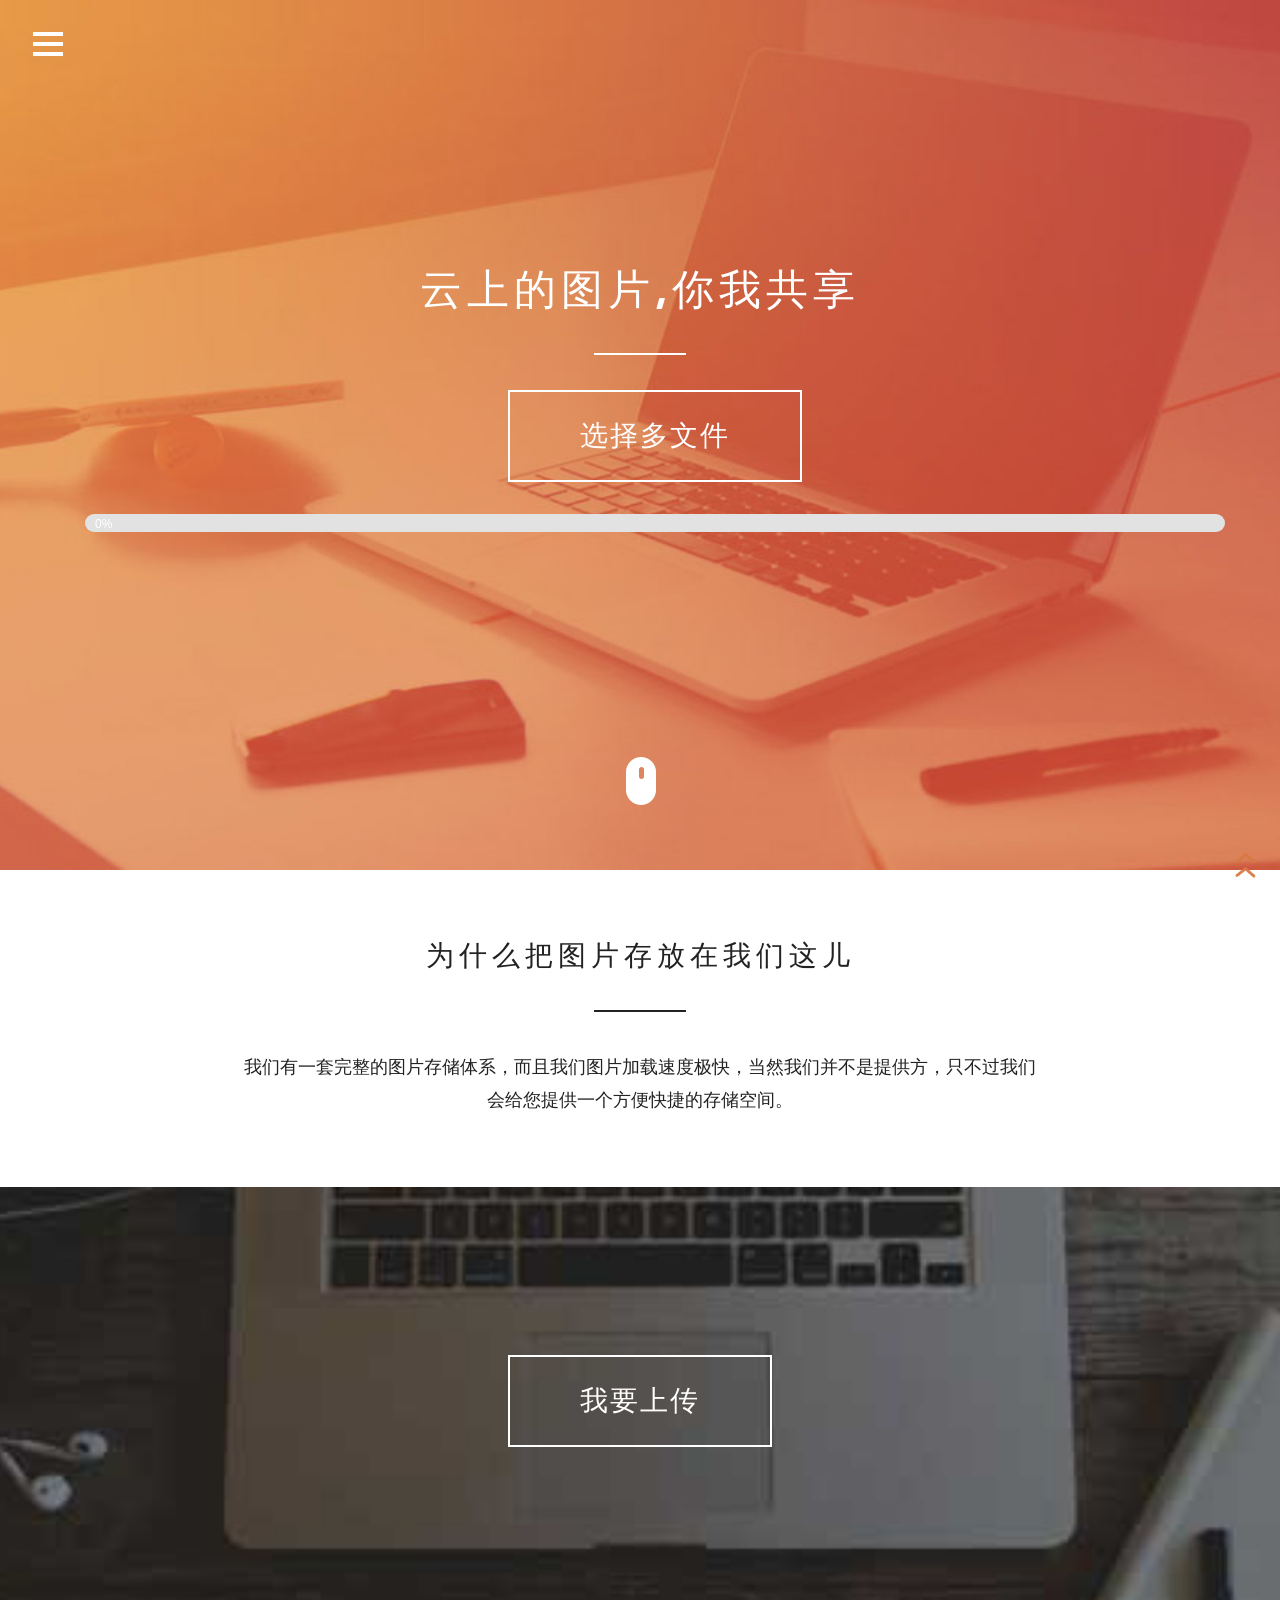
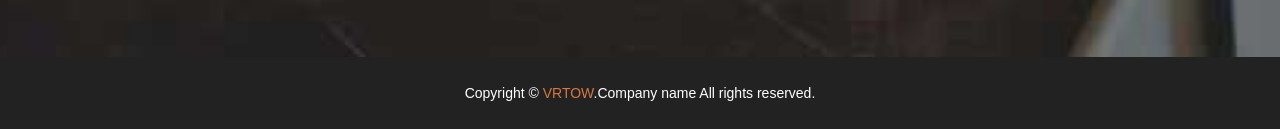
<file: analyze-master/img1.0.0/index.html>
<!--


						友情提示
                     此代码由VRTOW提供，
					 作者:GGD
					 如需要借用源码，请保留此处，互相尊重，谢谢.
					 此模板来自于:vip.vrtow.com





-->

<!DOCTYPE HTML>
<html>
<head>
<title>Home</title>
<link href="css/bootstrap.css" rel='stylesheet' type='text/css' />
<!-- jQuery (necessary for Bootstrap's JavaScript plugins) -->
<script src="js/jquery-1.11.1.min.js"></script>
<!-- Custom Theme files -->
<link href="css/style.css" rel='stylesheet' type='text/css' />
<link rel="stylesheet" href="./layui/css/layui.css"  media="all">
    <link rel="stylesheet" href="./css/app.css"/>
<!-- Custom Theme files -->
<meta name="viewport" content="width=device-width, initial-scale=1">
<script type="application/x-javascript"> addEventListener("load", function() { setTimeout(hideURLbar, 0); }, false); function hideURLbar(){ window.scrollTo(0,1); } </script>
<!--menu-->
<link href="css/mmenu.css" rel="stylesheet" type="text/css" media="all" />
<script src="js/jquery.mmenu.min.js"></script>
<script type="text/javascript">
		$(function() {
			$('nav#menu').mmenu();
		});
	</script>
<script type="text/javascript">
		jQuery(document).ready(function($) {
		  $(".scroll").click(function(event){		
			event.preventDefault();
		  $('html,body').animate({scrollTop:$(this.hash).offset().top},1000);
		});
	});
</script>
<script type="text/javascript" src="js/jquery.easing.min.js"></script>	
	<script type="text/javascript" src="js/jquery.mixitup.min.js"></script>
	<script type="text/javascript">
	$(function () {
		
		var filterList = {
		
			init: function () {
			
				// MixItUp plugin
				// http://mixitup.io
				$('#portfoliolist').mixitup({
					targetSelector: '.portfolio',
					filterSelector: '.filter',
					effects: ['fade'],
					easing: 'snap',
					// call the hover effect
					onMixEnd: filterList.hoverEffect()
				});				
			
			},
			
			hoverEffect: function () {
			}

		};
		
		// Run the show!
		filterList.init();
		
		
	});	
	</script>
<script type="text/javascript" src="js/move-top.js"></script>
<script type="text/javascript" src="js/easing.js"></script>
</head>
<body>
<div class="header">	
  <div class="container"> 
     <div id="page">
		<div id="header_nav">
			<a href="#menu"></a>
		</div>
	    <nav id="menu">
			<ul>
				<li class="Selected"><a href="index.html">Home</a></li>
				<li><a href="#contact" class="scroll">Contact</a></li>
				<li><a href="#contact" class="scroll">图床总览</a></li>
				<li><a href="#contact" class="scroll">登录</a></li>
				<li><a href="#contact" class="scroll">注册</a></li>
				<li><a href="#contact" class="scroll">API</a></li>
				<li><a href="#contact" class="scroll">此处用于扩展</a></li>
			</ul>
		</nav>
	   </div>
	   <h1>云上的图片,你我共享</h1>
	   <s> </s>
	   <br/>	   <br/>	   <br/>	
	   <div class="container">
			<!--<button type="button"  class="fa-btn btn-1 btn-1e " id="test2">上传图片</button>-->
			<button type="button" class="fa-btn btn-1 btn-1e " id="testList">选择多文件</button> 
			<br class="show"/><br class="show"/><br class="show"/>
		<div class="layui-progress layui-progress-big show" lay-showpercent="true" lay-filter="demo">
            <div class="layui-progress-bar layui-bg-red show" lay-percent="0%"></div>
        </div>
	</div>
	   <div class="header_arrow">
	      <a href="#arrow" class="scroll"><span> </span></a>
	   </div>
</div>
</div>
<div class="introduct" id="arrow">
	<div class="container">
		<h2>为什么把图片存放在我们这儿</h2>
		<span> </span>
		<p>我们有一套完整的图片存储体系，而且我们图片加载速度极快，当然我们并不是提供方，只不过我们会给您提供一个方便快捷的存储空间。</p>
	</div>
</div>
<div class="create">
	<div class="container">
		<a href="#" id="back-to-top" class="fa-btn btn-1 btn-1e">我要上传</a>
		<button type="button" class="layui-btn " style="display:none;" id="testListAction">开始上传</button>
	</div>
</div>

<div class="contact" id="contact">

<div class="footer">
	<div class="container">
		<p class="copy">Copyright &copy; <a href="http://www.vrtow.com/" target="_blank" title="VRTOW">VRTOW</a>.Company name All rights reserved.</p>
	</div>
	<script type="text/javascript">

						$(document).ready(function() {
							/*
							var defaults = {
					  			containerID: 'toTop', // fading element id
								containerHoverID: 'toTopHover', // fading element hover id
								scrollSpeed: 1200,
								easingType: 'linear' 
					 		};
							*/
							
							$().UItoTop({ easingType: 'easeOutQuart' });
							
						});
					</script>
		<a href="#" id="toTop" style="display: block;"> <span id="toTopHover" style="opacity: 1;"> </span></a>
</div>
<script src="./layui/layui.js"></script>
    <script src="./js/clipboard.min.js"></script>
<script>
//一般直接写在一个js文件中
layui.use(['layer','upload','element'], function(){
  var layer = layui.layer
  ,upload = layui.upload,
  element = layui.element,
  $ = layui.jquery,
  time=0,files;
  	  var a=0;
	  var skat=0;
	  var jsonarray;
	  var array=new Array();
  

  
  //多图片上传
        upload.render({
            elem: '#test2'
            ,url: 'https://sm.ms/api/upload'
            ,multiple: false
            ,field:'smfile'
            ,before: function(obj){
               $(".show").show();
			   if(time==0){
	    sso();
	  }
            }
            ,done: function(res){

	    time=0;
		clearInterval(time);
			element.progress('demo', '100%');
			
                console.info(res)
				if(res.code=="success"){
				
				//图片加载成功,数据回放到服务器
				}else{
				layer.msg("此图片已被阻止，请联系网站管理员获取更多信息！")
				}
            }
        });
		
		
		

		
		
		
		
		
		
		function  sso(){


            //模拟loading
            var n = 0, timer = setInterval(function(){
                n = n + Math.random()*10|0;
                if(n>90){
                    n = 90;
                    clearInterval(timer);

                }
                element.progress('demo', n+'%');
            }, 300+Math.random()*1000);

time=timer;
        }
		
		 $("#back-to-top").click(function(){
                //$('body,html').animate({scrollTop:0},1000);
        if ($('html').scrollTop()) {
                $('html').animate({ scrollTop: 0 }, 1000);
				$("#testList").click();
                return false;
            }
            $('body').animate({ scrollTop: 0 }, 1000);
                 return false;            
           });  
		   
		   
		   
		   
		     //多文件列表示例
  var demoListView = $('#demoList')
  ,uploadListIns = upload.render({
    elem: '#testList'
    ,url: 'https://sm.ms/api/upload'
    ,accept: 'file'
    ,multiple: true
	 ,field:'smfile'
    ,auto: false
    ,bindAction: '#testListAction'
    ,choose: function(obj){   
      var filess = this.files = obj.pushFile(); //将每次选择的文件追加到文件队列
	element.progress('demo', '0%');

for (key in filess) {  
  
   a=a+1;
  
}  
  skat=a;
      //读取本地文件
      obj.preview(function(index, file, result){

      
        
        //单个重传

         obj.upload(index, file);

        
        //删除

         // delete files[index]; //删除对应的文件
          uploadListIns.config.elem.next()[0].value = ''; //清空 input file 值，以免删除后出现同名文件不可选

      });
    },done: function(res, index, upload){
	a--;
	if(a==0){
	        	clearInterval(time);
				time=0;
			element.progress('demo', '100%');
	}else{
	var ind=skat-a;
	var ss=100/skat*ind|0;
	element.progress('demo', ss+'%');
	
	}
	
	
      if(res.code=="success"){ //上传成功
	  if(jsonarray==null||jsonarray==undefined){
	  var jsonstr="[]";
	  jsonarray = eval('('+jsonstr+')');
	  }
	  jsonarray.push(res.data);
		console.info(jsonarray);

      }else{
	  console.info(res);
	  		array.push(this.files[index].name)
console.info(array.toString());
	  }
	  if(a==0){
	  var str="<div class='layui-row layui-col-space30 vip-goods-box'><p>以下为上传成功的图片</p>";
	  for(kays in jsonarray){
	  if(kays=="compare"){
	  
	  }else{
	  	  str=str+"<a class='layui-col-xs12 layui-col-sm4 layui-col-md2'><div class='vip-goods-list'><img src='"+jsonarray[kays].url+"' alt='"+jsonarray[kays].filename+"'><div class='vip-goods-footer'><button class='look layui-btn layui-btn-xs layui-bg-red flt-left '  data-url='"+jsonarray[kays].url+"'>预览</button> <button class='copy layui-btn layui-btn-xs layui-bg-red flt-right' data-url='"+jsonarray[kays].url+"'>复制</button> </div></div></a>";
		  
		  

	  }

	  }
	  for(kays in jsonarray){
	  if(kays!="compare"){
	  delete jsonarray[kays];
	  }
		   
	  }
	  str=str+"<hr/><p>以及以下上传失败的文件<br/>"+array.toString()+"<br/><br/><br/><h3>严禁上传及分享如下类型的图片：</h3><ul>"+
	"<li>含有色情、暴力、宣扬恐怖主义的图片</li>"+
	"<li>侵犯版权、未经授权的图片</li>"+
	"<li>其他违反中华人民共和国法律的图片</li>"+
	"<li>其他违反香港法律的图片</li>"+
"</ul><h2 style='color:red;'>如果您的图片没有违规但是上传失败，可能是您上传太过频繁了，请过一个小时之后再来上传吧</h2></p></div>"
	  array.length = 0;  
console.log(array); // 输出 []，空数组，即被清空了 
	  layer.open({
                title:'信息出来啦'
                ,type: 1
                //,skin: 'layui-layer-rim'
                ,shadeClose: true
                ,area: ['80%', '80%']
                ,content: '<div style="padding: 20px;">'+str+'</div>'
            });
	  }
	  return delete this.files[index]; //删除文件队列已经上传成功的文件
    }
    ,error: function(index, upload){
     console.info("网络出现问题");
		
    }
  });
	
	$(document).on('click','.look',function(){
	var url=$(this).data('url');
        window.open(url);
        });
			$(document).on('click','.copy',function(){
			var urls=$(this).data('url');
        	var clipboard = new ClipboardJS('.copy', {
                                text: function() {
                                    return urls;
                                }
                            });
                            clipboard.on('success', function(e) {
                               layer.msg("链接复制成功")
                               
                            });
                            clipboard.on('error', function(e) {
                                layer.alert('复制失败，请手动复制<br/>'+url);
                            });
        });

	
});
</script> 
</body>
</html>
</file>
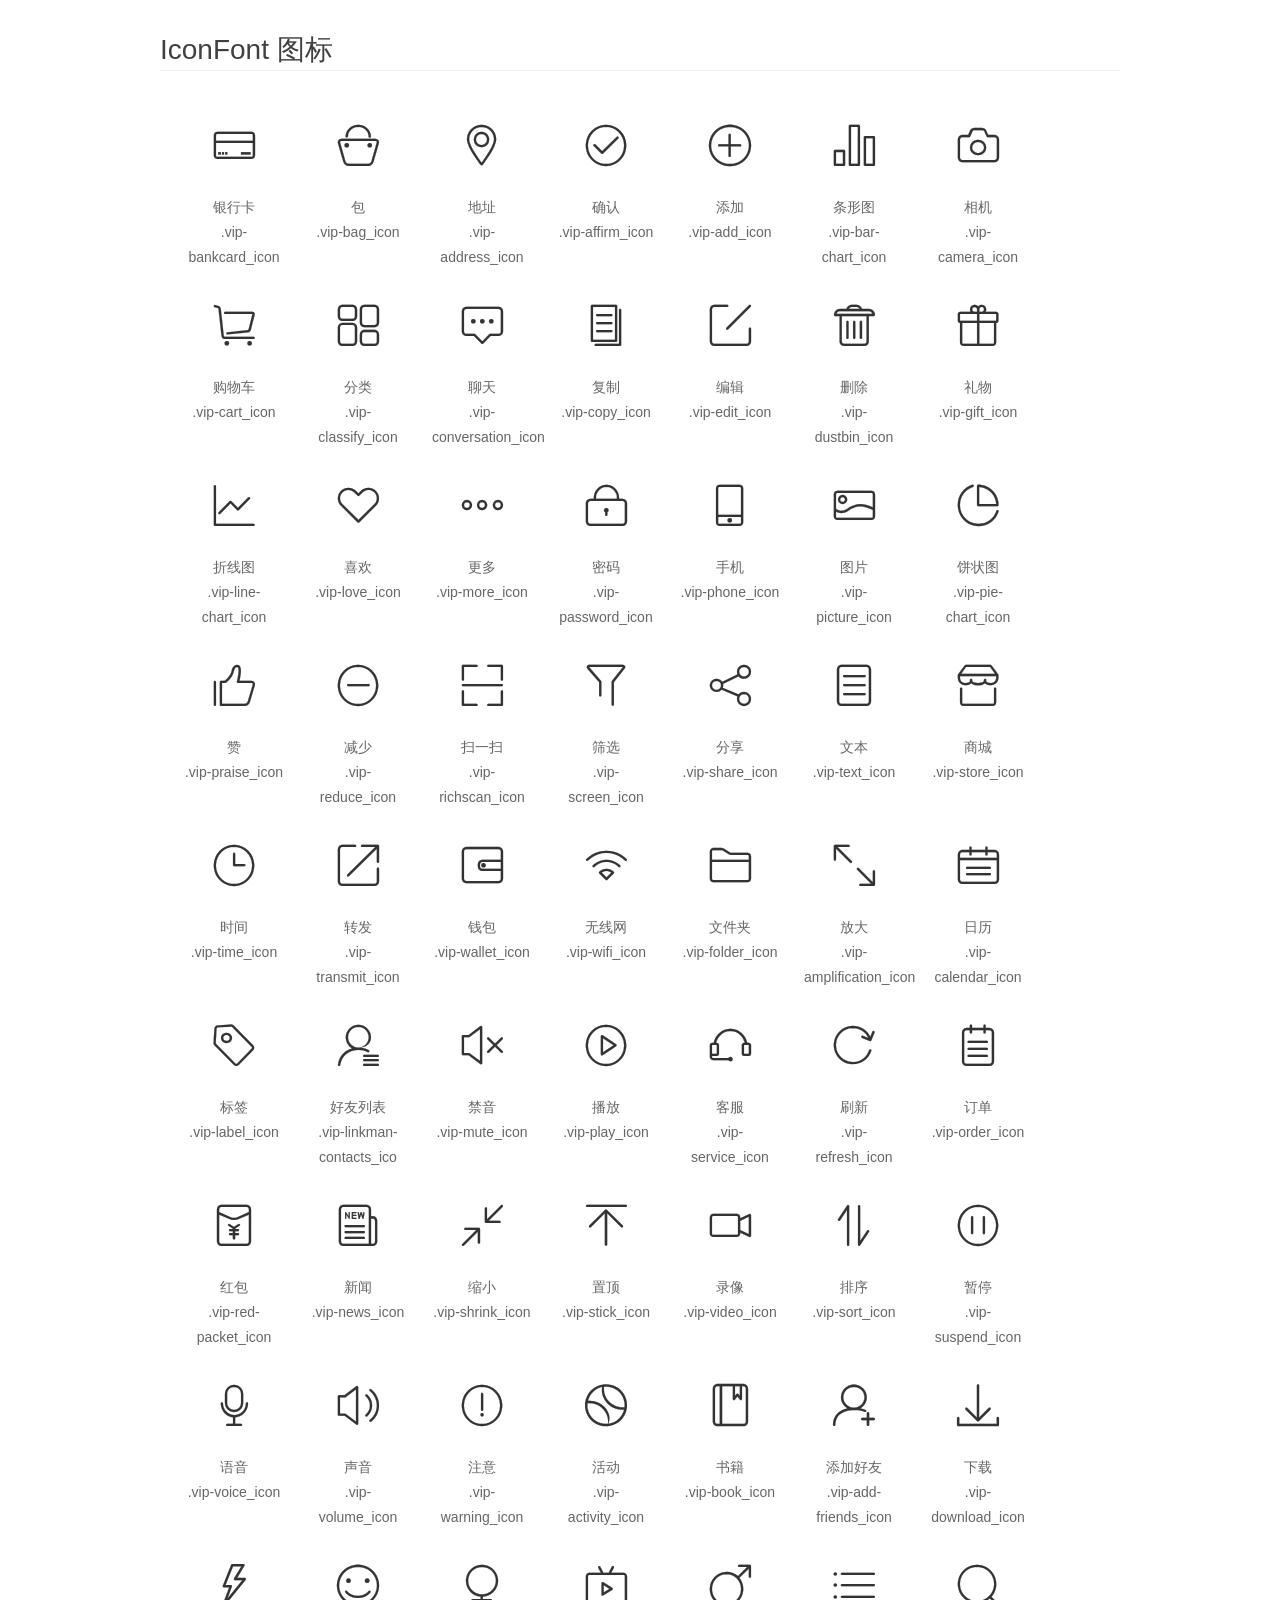
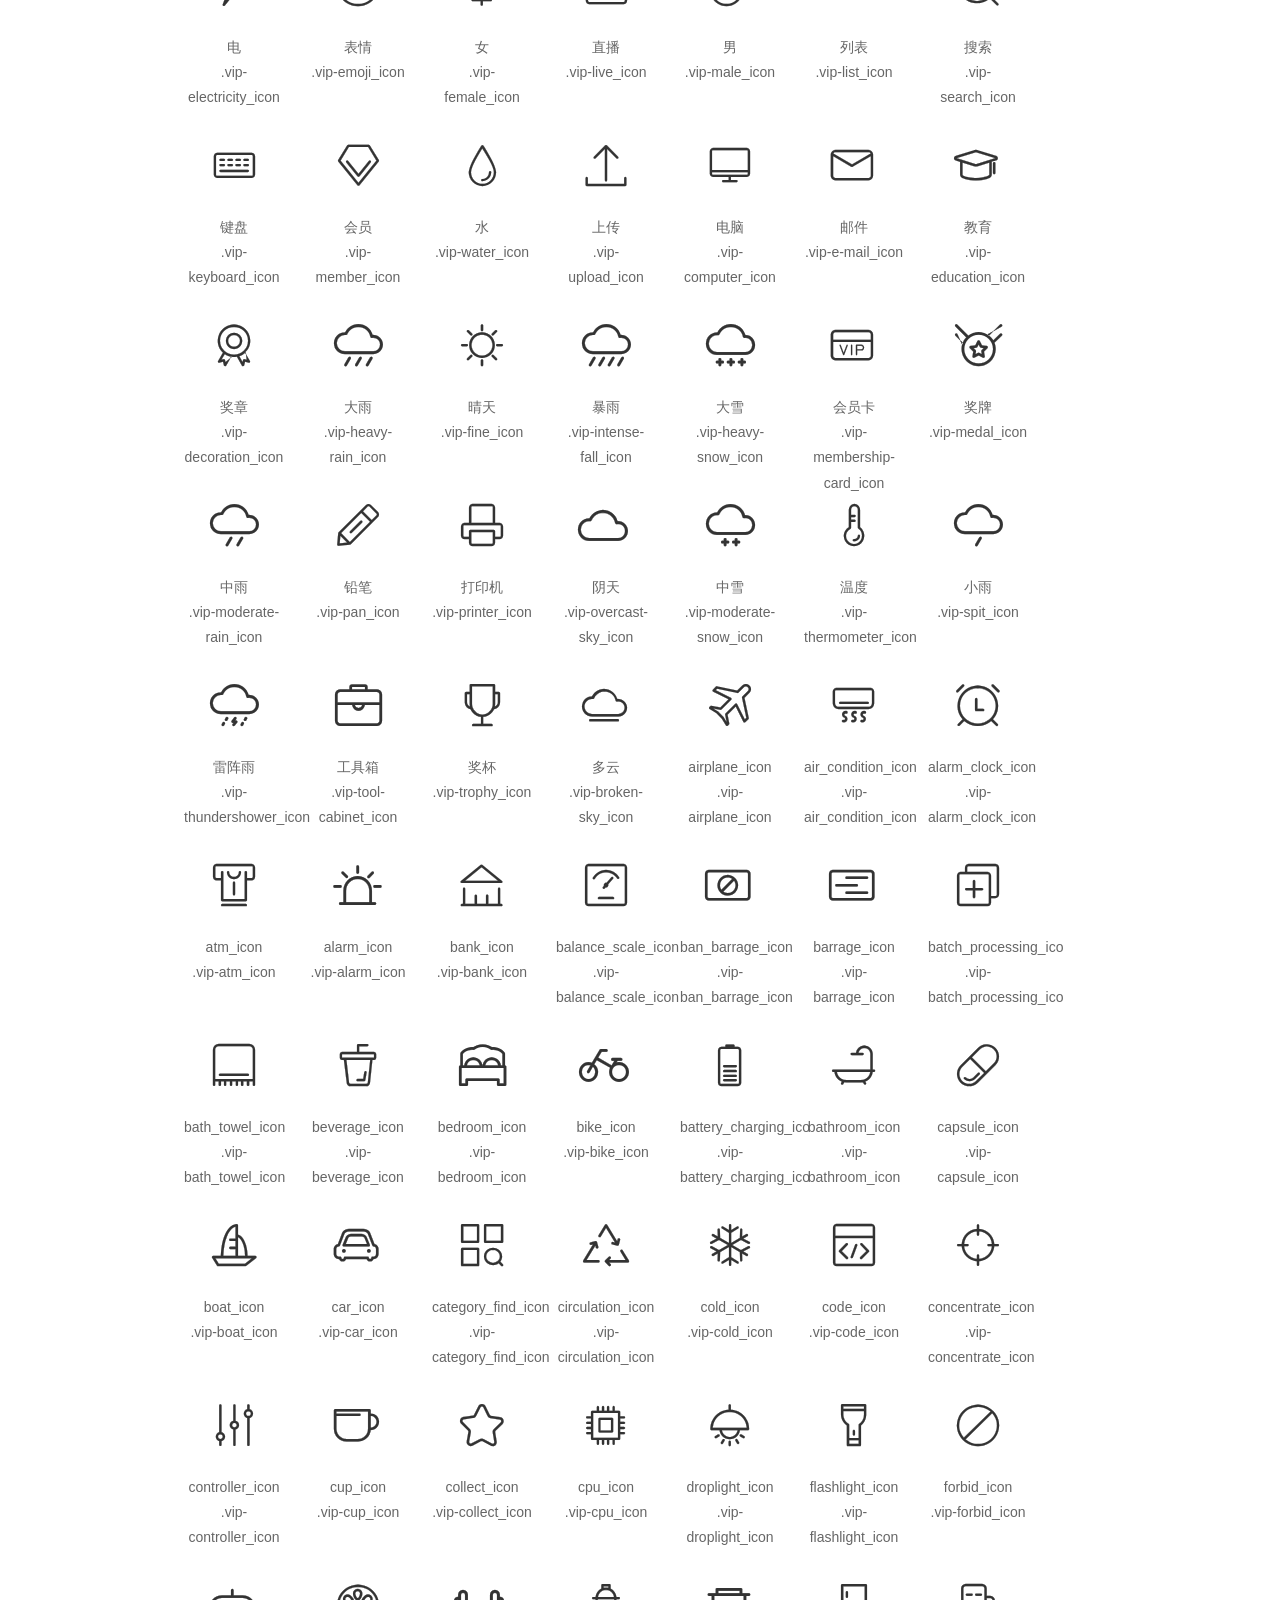
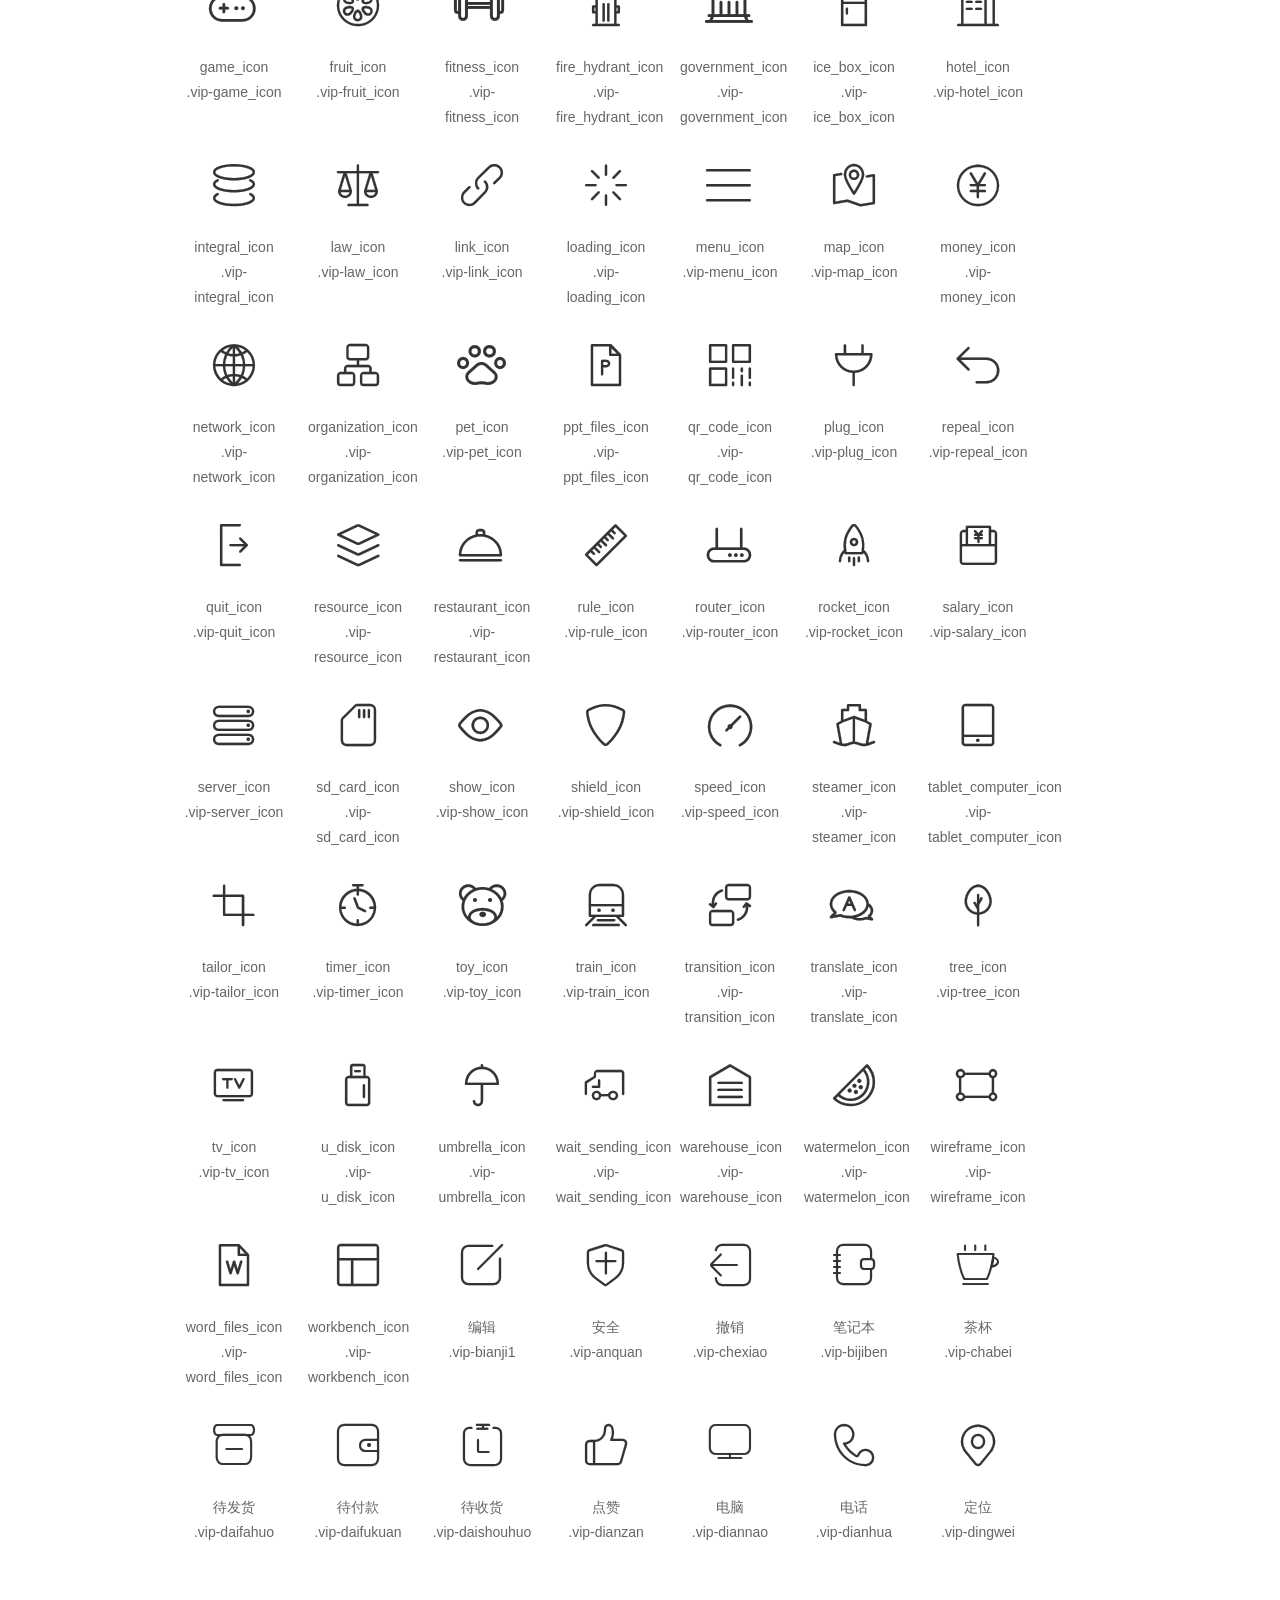
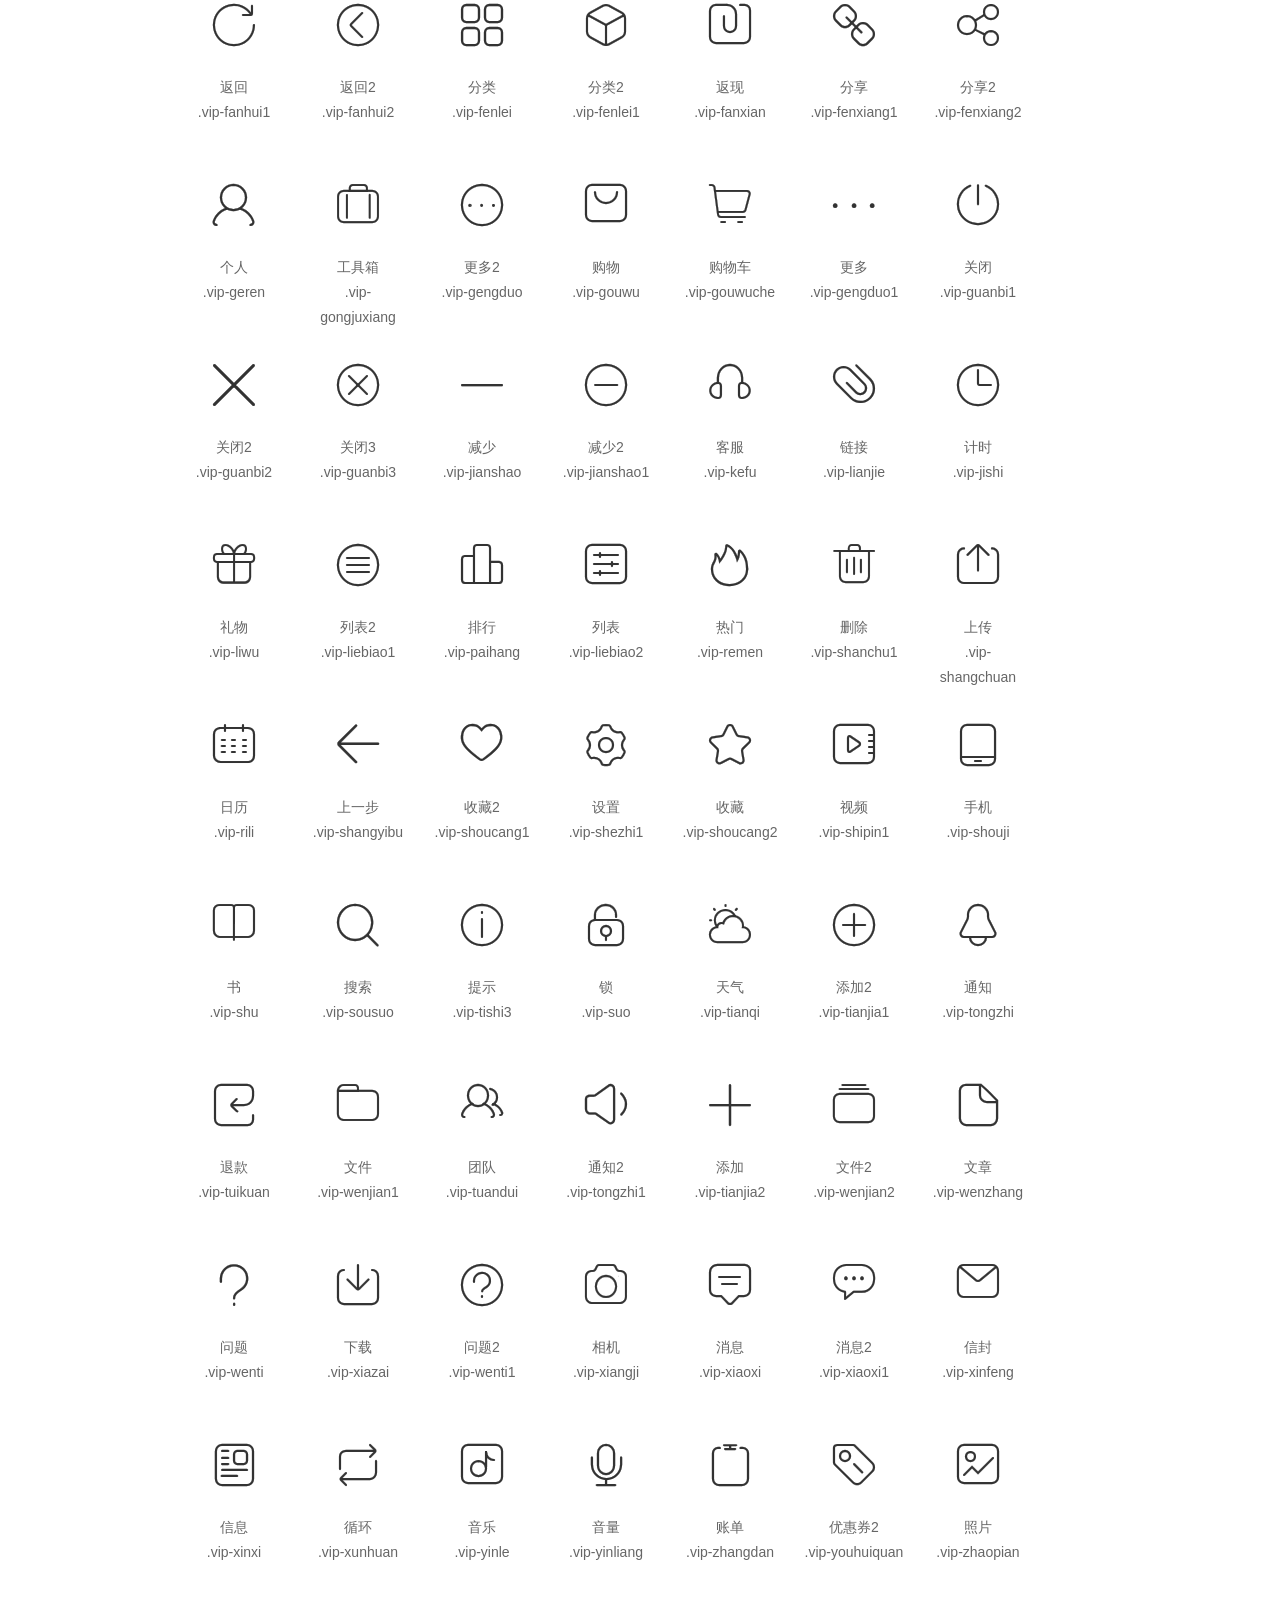
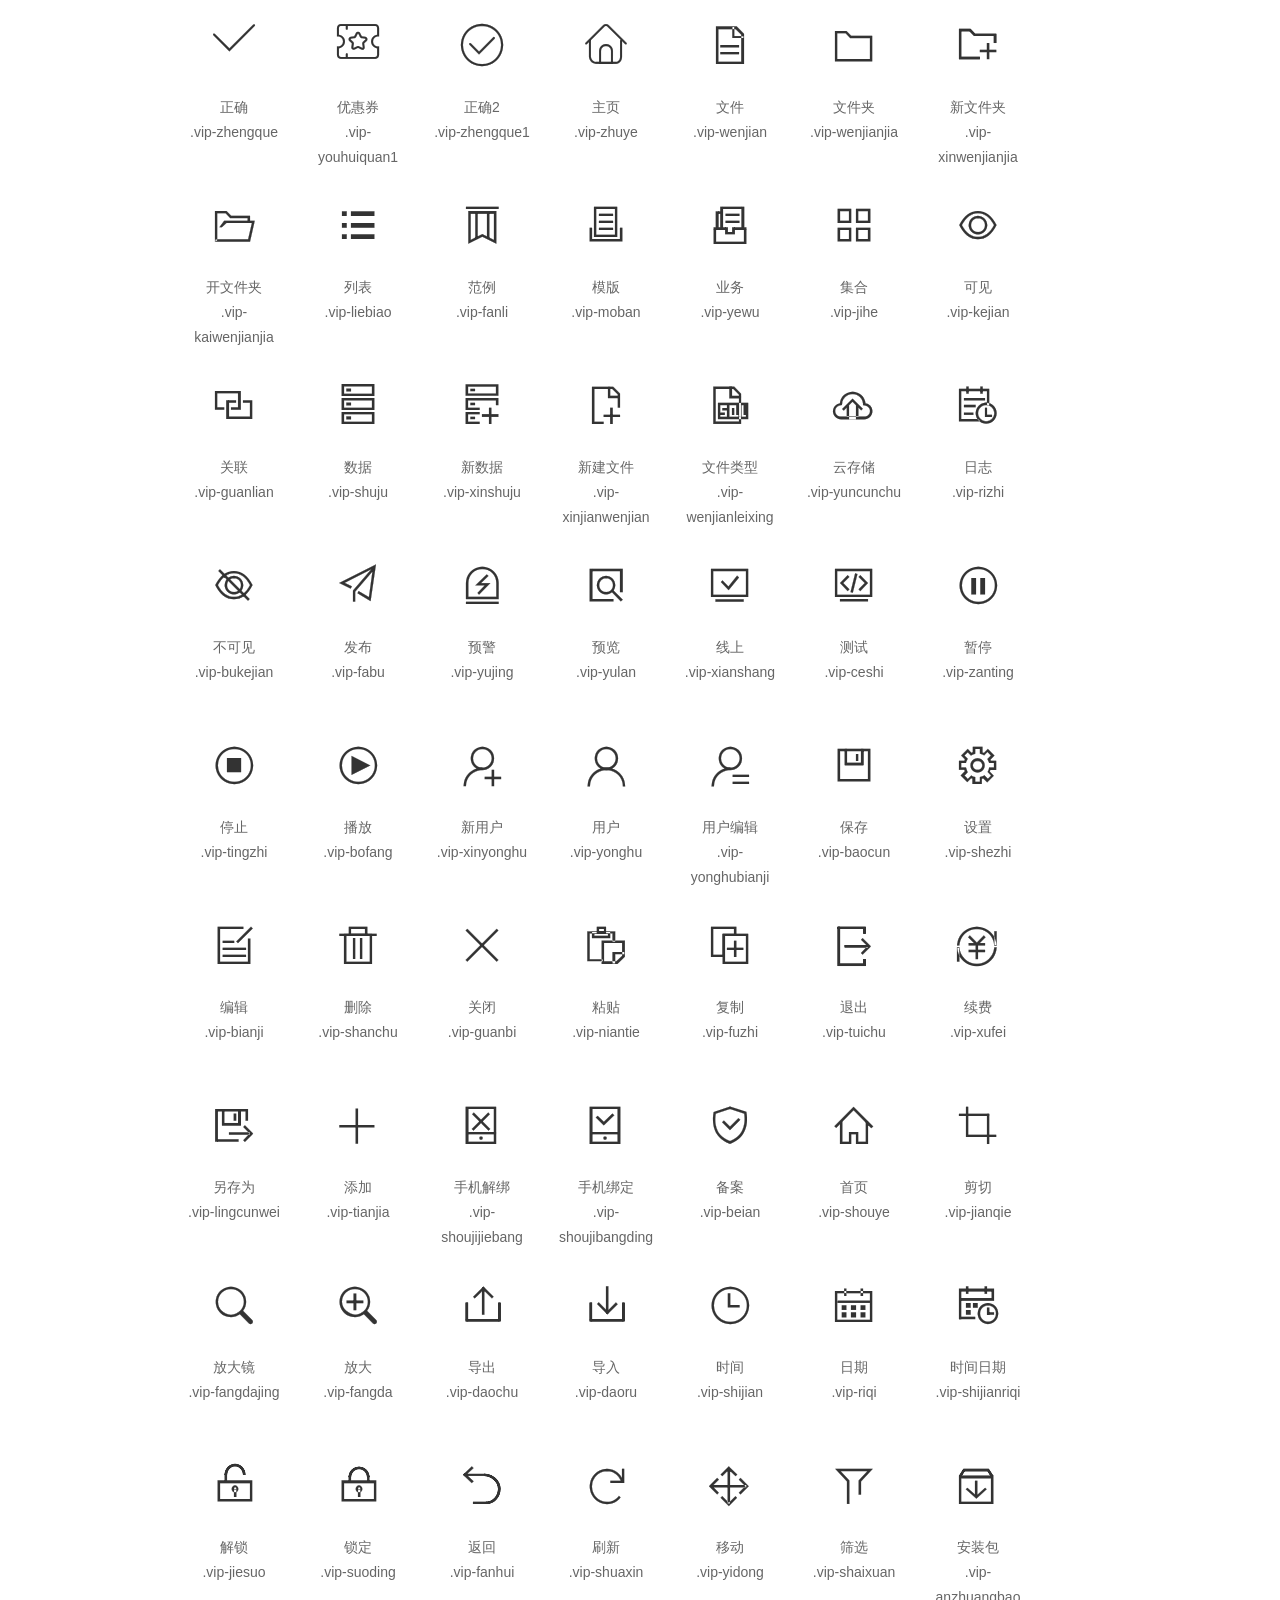
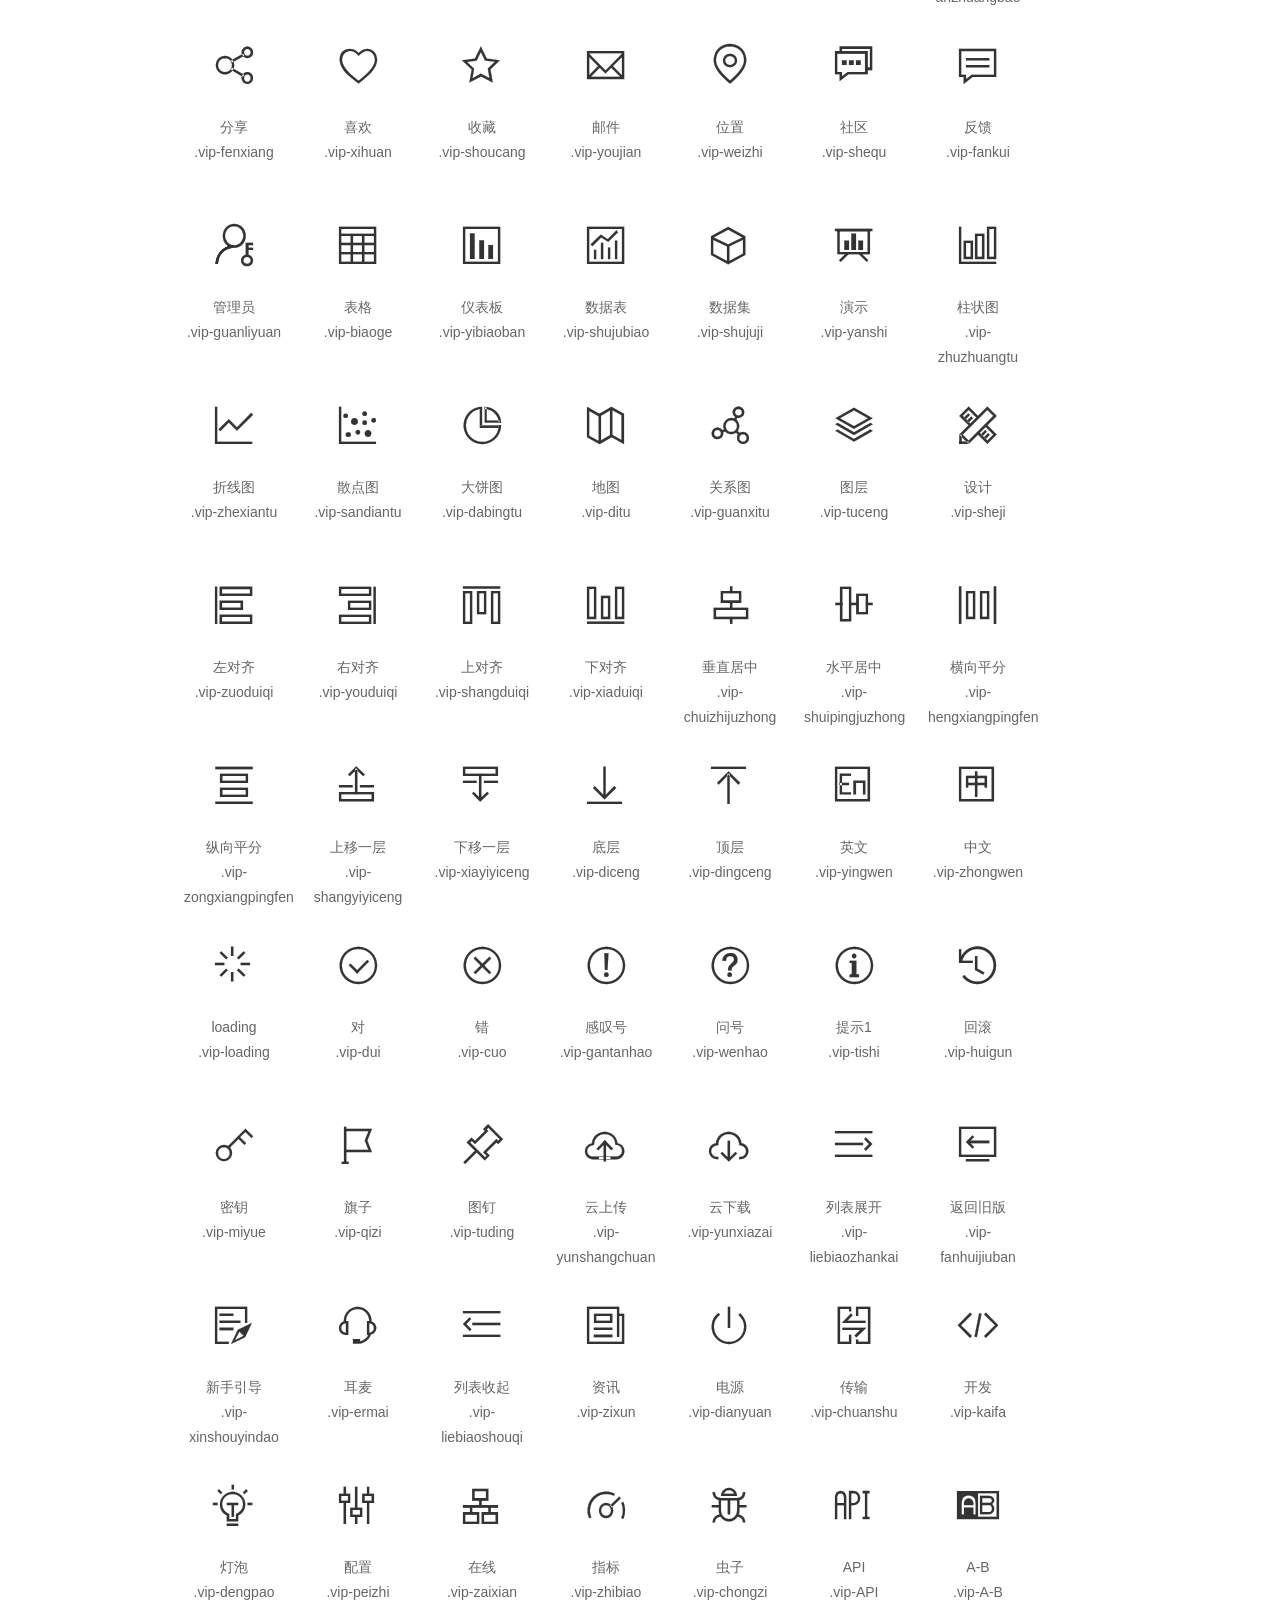
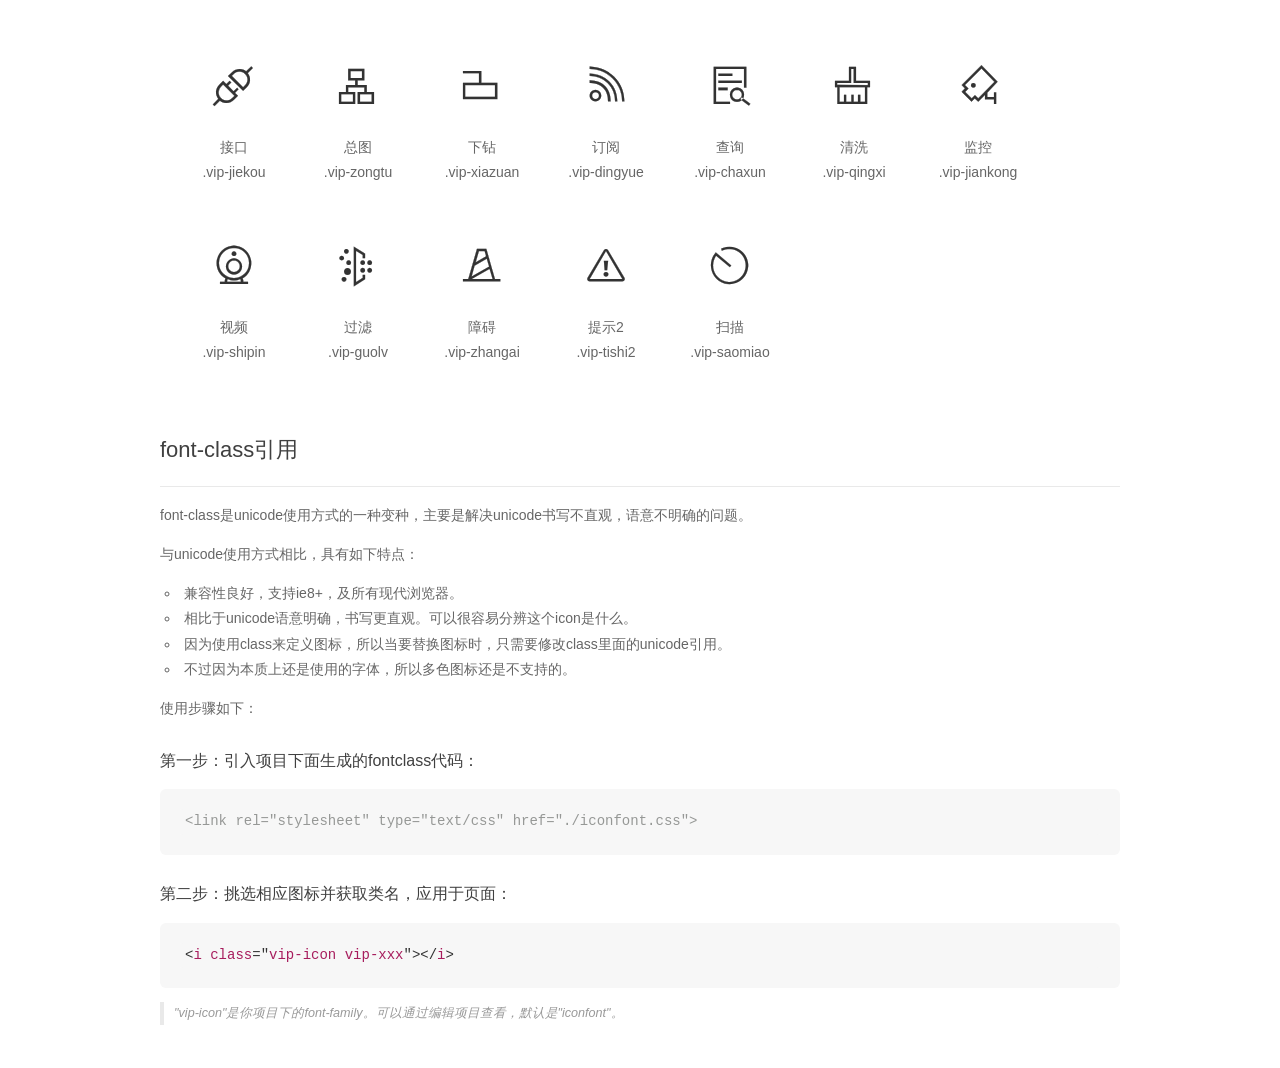
<file: analyze-master/img1.0.0/fonts/base/demo_fontclass.html>
<!DOCTYPE html>
<html>
<head>
    <meta charset="utf-8"/>
    <title>IconFont</title>
    <link rel="stylesheet" href="demo.css">
    <link rel="stylesheet" href="iconfont.css">
</head>
<body>
    <div class="main markdown">
        <h1>IconFont 图标</h1>
        <ul class="icon_lists clear">
            
                <li>
                <i class="icon vip-icon vip-bankcard_icon"></i>
                    <div class="name">银行卡</div>
                    <div class="fontclass">.vip-bankcard_icon</div>
                </li>
            
                <li>
                <i class="icon vip-icon vip-bag_icon"></i>
                    <div class="name">包</div>
                    <div class="fontclass">.vip-bag_icon</div>
                </li>
            
                <li>
                <i class="icon vip-icon vip-address_icon"></i>
                    <div class="name">地址</div>
                    <div class="fontclass">.vip-address_icon</div>
                </li>
            
                <li>
                <i class="icon vip-icon vip-affirm_icon"></i>
                    <div class="name">确认</div>
                    <div class="fontclass">.vip-affirm_icon</div>
                </li>
            
                <li>
                <i class="icon vip-icon vip-add_icon"></i>
                    <div class="name">添加</div>
                    <div class="fontclass">.vip-add_icon</div>
                </li>
            
                <li>
                <i class="icon vip-icon vip-bar-chart_icon"></i>
                    <div class="name">条形图</div>
                    <div class="fontclass">.vip-bar-chart_icon</div>
                </li>
            
                <li>
                <i class="icon vip-icon vip-camera_icon"></i>
                    <div class="name">相机</div>
                    <div class="fontclass">.vip-camera_icon</div>
                </li>
            
                <li>
                <i class="icon vip-icon vip-cart_icon"></i>
                    <div class="name">购物车</div>
                    <div class="fontclass">.vip-cart_icon</div>
                </li>
            
                <li>
                <i class="icon vip-icon vip-classify_icon"></i>
                    <div class="name">分类</div>
                    <div class="fontclass">.vip-classify_icon</div>
                </li>
            
                <li>
                <i class="icon vip-icon vip-conversation_icon"></i>
                    <div class="name">聊天</div>
                    <div class="fontclass">.vip-conversation_icon</div>
                </li>
            
                <li>
                <i class="icon vip-icon vip-copy_icon"></i>
                    <div class="name">复制</div>
                    <div class="fontclass">.vip-copy_icon</div>
                </li>
            
                <li>
                <i class="icon vip-icon vip-edit_icon"></i>
                    <div class="name">编辑</div>
                    <div class="fontclass">.vip-edit_icon</div>
                </li>
            
                <li>
                <i class="icon vip-icon vip-dustbin_icon"></i>
                    <div class="name">删除</div>
                    <div class="fontclass">.vip-dustbin_icon</div>
                </li>
            
                <li>
                <i class="icon vip-icon vip-gift_icon"></i>
                    <div class="name">礼物</div>
                    <div class="fontclass">.vip-gift_icon</div>
                </li>
            
                <li>
                <i class="icon vip-icon vip-line-chart_icon"></i>
                    <div class="name">折线图</div>
                    <div class="fontclass">.vip-line-chart_icon</div>
                </li>
            
                <li>
                <i class="icon vip-icon vip-love_icon"></i>
                    <div class="name">喜欢</div>
                    <div class="fontclass">.vip-love_icon</div>
                </li>
            
                <li>
                <i class="icon vip-icon vip-more_icon"></i>
                    <div class="name">更多</div>
                    <div class="fontclass">.vip-more_icon</div>
                </li>
            
                <li>
                <i class="icon vip-icon vip-password_icon"></i>
                    <div class="name">密码</div>
                    <div class="fontclass">.vip-password_icon</div>
                </li>
            
                <li>
                <i class="icon vip-icon vip-phone_icon"></i>
                    <div class="name">手机</div>
                    <div class="fontclass">.vip-phone_icon</div>
                </li>
            
                <li>
                <i class="icon vip-icon vip-picture_icon"></i>
                    <div class="name">图片</div>
                    <div class="fontclass">.vip-picture_icon</div>
                </li>
            
                <li>
                <i class="icon vip-icon vip-pie-chart_icon"></i>
                    <div class="name">饼状图</div>
                    <div class="fontclass">.vip-pie-chart_icon</div>
                </li>
            
                <li>
                <i class="icon vip-icon vip-praise_icon"></i>
                    <div class="name">赞</div>
                    <div class="fontclass">.vip-praise_icon</div>
                </li>
            
                <li>
                <i class="icon vip-icon vip-reduce_icon"></i>
                    <div class="name">减少</div>
                    <div class="fontclass">.vip-reduce_icon</div>
                </li>
            
                <li>
                <i class="icon vip-icon vip-richscan_icon"></i>
                    <div class="name">扫一扫</div>
                    <div class="fontclass">.vip-richscan_icon</div>
                </li>
            
                <li>
                <i class="icon vip-icon vip-screen_icon"></i>
                    <div class="name">筛选</div>
                    <div class="fontclass">.vip-screen_icon</div>
                </li>
            
                <li>
                <i class="icon vip-icon vip-share_icon"></i>
                    <div class="name">分享</div>
                    <div class="fontclass">.vip-share_icon</div>
                </li>
            
                <li>
                <i class="icon vip-icon vip-text_icon"></i>
                    <div class="name">文本</div>
                    <div class="fontclass">.vip-text_icon</div>
                </li>
            
                <li>
                <i class="icon vip-icon vip-store_icon"></i>
                    <div class="name">商城</div>
                    <div class="fontclass">.vip-store_icon</div>
                </li>
            
                <li>
                <i class="icon vip-icon vip-time_icon"></i>
                    <div class="name">时间</div>
                    <div class="fontclass">.vip-time_icon</div>
                </li>
            
                <li>
                <i class="icon vip-icon vip-transmit_icon"></i>
                    <div class="name">转发</div>
                    <div class="fontclass">.vip-transmit_icon</div>
                </li>
            
                <li>
                <i class="icon vip-icon vip-wallet_icon"></i>
                    <div class="name">钱包</div>
                    <div class="fontclass">.vip-wallet_icon</div>
                </li>
            
                <li>
                <i class="icon vip-icon vip-wifi_icon"></i>
                    <div class="name">无线网</div>
                    <div class="fontclass">.vip-wifi_icon</div>
                </li>
            
                <li>
                <i class="icon vip-icon vip-folder_icon"></i>
                    <div class="name">文件夹</div>
                    <div class="fontclass">.vip-folder_icon</div>
                </li>
            
                <li>
                <i class="icon vip-icon vip-amplification_icon"></i>
                    <div class="name">放大</div>
                    <div class="fontclass">.vip-amplification_icon</div>
                </li>
            
                <li>
                <i class="icon vip-icon vip-calendar_icon"></i>
                    <div class="name">日历</div>
                    <div class="fontclass">.vip-calendar_icon</div>
                </li>
            
                <li>
                <i class="icon vip-icon vip-label_icon"></i>
                    <div class="name">标签</div>
                    <div class="fontclass">.vip-label_icon</div>
                </li>
            
                <li>
                <i class="icon vip-icon vip-linkman-contacts_ico"></i>
                    <div class="name">好友列表</div>
                    <div class="fontclass">.vip-linkman-contacts_ico</div>
                </li>
            
                <li>
                <i class="icon vip-icon vip-mute_icon"></i>
                    <div class="name">禁音</div>
                    <div class="fontclass">.vip-mute_icon</div>
                </li>
            
                <li>
                <i class="icon vip-icon vip-play_icon"></i>
                    <div class="name">播放</div>
                    <div class="fontclass">.vip-play_icon</div>
                </li>
            
                <li>
                <i class="icon vip-icon vip-service_icon"></i>
                    <div class="name">客服</div>
                    <div class="fontclass">.vip-service_icon</div>
                </li>
            
                <li>
                <i class="icon vip-icon vip-refresh_icon"></i>
                    <div class="name">刷新</div>
                    <div class="fontclass">.vip-refresh_icon</div>
                </li>
            
                <li>
                <i class="icon vip-icon vip-order_icon"></i>
                    <div class="name">订单</div>
                    <div class="fontclass">.vip-order_icon</div>
                </li>
            
                <li>
                <i class="icon vip-icon vip-red-packet_icon"></i>
                    <div class="name">红包</div>
                    <div class="fontclass">.vip-red-packet_icon</div>
                </li>
            
                <li>
                <i class="icon vip-icon vip-news_icon"></i>
                    <div class="name">新闻</div>
                    <div class="fontclass">.vip-news_icon</div>
                </li>
            
                <li>
                <i class="icon vip-icon vip-shrink_icon"></i>
                    <div class="name">缩小</div>
                    <div class="fontclass">.vip-shrink_icon</div>
                </li>
            
                <li>
                <i class="icon vip-icon vip-stick_icon"></i>
                    <div class="name">置顶</div>
                    <div class="fontclass">.vip-stick_icon</div>
                </li>
            
                <li>
                <i class="icon vip-icon vip-video_icon"></i>
                    <div class="name">录像</div>
                    <div class="fontclass">.vip-video_icon</div>
                </li>
            
                <li>
                <i class="icon vip-icon vip-sort_icon"></i>
                    <div class="name">排序</div>
                    <div class="fontclass">.vip-sort_icon</div>
                </li>
            
                <li>
                <i class="icon vip-icon vip-suspend_icon"></i>
                    <div class="name">暂停</div>
                    <div class="fontclass">.vip-suspend_icon</div>
                </li>
            
                <li>
                <i class="icon vip-icon vip-voice_icon"></i>
                    <div class="name">语音</div>
                    <div class="fontclass">.vip-voice_icon</div>
                </li>
            
                <li>
                <i class="icon vip-icon vip-volume_icon"></i>
                    <div class="name">声音</div>
                    <div class="fontclass">.vip-volume_icon</div>
                </li>
            
                <li>
                <i class="icon vip-icon vip-warning_icon"></i>
                    <div class="name">注意</div>
                    <div class="fontclass">.vip-warning_icon</div>
                </li>
            
                <li>
                <i class="icon vip-icon vip-activity_icon"></i>
                    <div class="name">活动</div>
                    <div class="fontclass">.vip-activity_icon</div>
                </li>
            
                <li>
                <i class="icon vip-icon vip-book_icon"></i>
                    <div class="name">书籍</div>
                    <div class="fontclass">.vip-book_icon</div>
                </li>
            
                <li>
                <i class="icon vip-icon vip-add-friends_icon"></i>
                    <div class="name">添加好友</div>
                    <div class="fontclass">.vip-add-friends_icon</div>
                </li>
            
                <li>
                <i class="icon vip-icon vip-download_icon"></i>
                    <div class="name">下载</div>
                    <div class="fontclass">.vip-download_icon</div>
                </li>
            
                <li>
                <i class="icon vip-icon vip-electricity_icon"></i>
                    <div class="name">电</div>
                    <div class="fontclass">.vip-electricity_icon</div>
                </li>
            
                <li>
                <i class="icon vip-icon vip-emoji_icon"></i>
                    <div class="name">表情</div>
                    <div class="fontclass">.vip-emoji_icon</div>
                </li>
            
                <li>
                <i class="icon vip-icon vip-female_icon"></i>
                    <div class="name">女</div>
                    <div class="fontclass">.vip-female_icon</div>
                </li>
            
                <li>
                <i class="icon vip-icon vip-live_icon"></i>
                    <div class="name">直播</div>
                    <div class="fontclass">.vip-live_icon</div>
                </li>
            
                <li>
                <i class="icon vip-icon vip-male_icon"></i>
                    <div class="name">男</div>
                    <div class="fontclass">.vip-male_icon</div>
                </li>
            
                <li>
                <i class="icon vip-icon vip-list_icon"></i>
                    <div class="name">列表</div>
                    <div class="fontclass">.vip-list_icon</div>
                </li>
            
                <li>
                <i class="icon vip-icon vip-search_icon"></i>
                    <div class="name">搜索</div>
                    <div class="fontclass">.vip-search_icon</div>
                </li>
            
                <li>
                <i class="icon vip-icon vip-keyboard_icon"></i>
                    <div class="name">键盘</div>
                    <div class="fontclass">.vip-keyboard_icon</div>
                </li>
            
                <li>
                <i class="icon vip-icon vip-member_icon"></i>
                    <div class="name">会员</div>
                    <div class="fontclass">.vip-member_icon</div>
                </li>
            
                <li>
                <i class="icon vip-icon vip-water_icon"></i>
                    <div class="name">水</div>
                    <div class="fontclass">.vip-water_icon</div>
                </li>
            
                <li>
                <i class="icon vip-icon vip-upload_icon"></i>
                    <div class="name">上传</div>
                    <div class="fontclass">.vip-upload_icon</div>
                </li>
            
                <li>
                <i class="icon vip-icon vip-computer_icon"></i>
                    <div class="name">电脑</div>
                    <div class="fontclass">.vip-computer_icon</div>
                </li>
            
                <li>
                <i class="icon vip-icon vip-e-mail_icon"></i>
                    <div class="name">邮件</div>
                    <div class="fontclass">.vip-e-mail_icon</div>
                </li>
            
                <li>
                <i class="icon vip-icon vip-education_icon"></i>
                    <div class="name">教育</div>
                    <div class="fontclass">.vip-education_icon</div>
                </li>
            
                <li>
                <i class="icon vip-icon vip-decoration_icon"></i>
                    <div class="name">奖章</div>
                    <div class="fontclass">.vip-decoration_icon</div>
                </li>
            
                <li>
                <i class="icon vip-icon vip-heavy-rain_icon"></i>
                    <div class="name">大雨</div>
                    <div class="fontclass">.vip-heavy-rain_icon</div>
                </li>
            
                <li>
                <i class="icon vip-icon vip-fine_icon"></i>
                    <div class="name">晴天</div>
                    <div class="fontclass">.vip-fine_icon</div>
                </li>
            
                <li>
                <i class="icon vip-icon vip-intense-fall_icon"></i>
                    <div class="name">暴雨</div>
                    <div class="fontclass">.vip-intense-fall_icon</div>
                </li>
            
                <li>
                <i class="icon vip-icon vip-heavy-snow_icon"></i>
                    <div class="name">大雪</div>
                    <div class="fontclass">.vip-heavy-snow_icon</div>
                </li>
            
                <li>
                <i class="icon vip-icon vip-membership-card_icon"></i>
                    <div class="name">会员卡</div>
                    <div class="fontclass">.vip-membership-card_icon</div>
                </li>
            
                <li>
                <i class="icon vip-icon vip-medal_icon"></i>
                    <div class="name">奖牌</div>
                    <div class="fontclass">.vip-medal_icon</div>
                </li>
            
                <li>
                <i class="icon vip-icon vip-moderate-rain_icon"></i>
                    <div class="name">中雨</div>
                    <div class="fontclass">.vip-moderate-rain_icon</div>
                </li>
            
                <li>
                <i class="icon vip-icon vip-pan_icon"></i>
                    <div class="name">铅笔</div>
                    <div class="fontclass">.vip-pan_icon</div>
                </li>
            
                <li>
                <i class="icon vip-icon vip-printer_icon"></i>
                    <div class="name">打印机</div>
                    <div class="fontclass">.vip-printer_icon</div>
                </li>
            
                <li>
                <i class="icon vip-icon vip-overcast-sky_icon"></i>
                    <div class="name">阴天</div>
                    <div class="fontclass">.vip-overcast-sky_icon</div>
                </li>
            
                <li>
                <i class="icon vip-icon vip-moderate-snow_icon"></i>
                    <div class="name">中雪</div>
                    <div class="fontclass">.vip-moderate-snow_icon</div>
                </li>
            
                <li>
                <i class="icon vip-icon vip-thermometer_icon"></i>
                    <div class="name">温度</div>
                    <div class="fontclass">.vip-thermometer_icon</div>
                </li>
            
                <li>
                <i class="icon vip-icon vip-spit_icon"></i>
                    <div class="name">小雨</div>
                    <div class="fontclass">.vip-spit_icon</div>
                </li>
            
                <li>
                <i class="icon vip-icon vip-thundershower_icon"></i>
                    <div class="name">雷阵雨</div>
                    <div class="fontclass">.vip-thundershower_icon</div>
                </li>
            
                <li>
                <i class="icon vip-icon vip-tool-cabinet_icon"></i>
                    <div class="name">工具箱</div>
                    <div class="fontclass">.vip-tool-cabinet_icon</div>
                </li>
            
                <li>
                <i class="icon vip-icon vip-trophy_icon"></i>
                    <div class="name">奖杯</div>
                    <div class="fontclass">.vip-trophy_icon</div>
                </li>
            
                <li>
                <i class="icon vip-icon vip-broken-sky_icon"></i>
                    <div class="name">多云</div>
                    <div class="fontclass">.vip-broken-sky_icon</div>
                </li>
            
                <li>
                <i class="icon vip-icon vip-airplane_icon"></i>
                    <div class="name">airplane_icon</div>
                    <div class="fontclass">.vip-airplane_icon</div>
                </li>
            
                <li>
                <i class="icon vip-icon vip-air_condition_icon"></i>
                    <div class="name">air_condition_icon</div>
                    <div class="fontclass">.vip-air_condition_icon</div>
                </li>
            
                <li>
                <i class="icon vip-icon vip-alarm_clock_icon"></i>
                    <div class="name">alarm_clock_icon</div>
                    <div class="fontclass">.vip-alarm_clock_icon</div>
                </li>
            
                <li>
                <i class="icon vip-icon vip-atm_icon"></i>
                    <div class="name">atm_icon</div>
                    <div class="fontclass">.vip-atm_icon</div>
                </li>
            
                <li>
                <i class="icon vip-icon vip-alarm_icon"></i>
                    <div class="name">alarm_icon</div>
                    <div class="fontclass">.vip-alarm_icon</div>
                </li>
            
                <li>
                <i class="icon vip-icon vip-bank_icon"></i>
                    <div class="name">bank_icon</div>
                    <div class="fontclass">.vip-bank_icon</div>
                </li>
            
                <li>
                <i class="icon vip-icon vip-balance_scale_icon"></i>
                    <div class="name">balance_scale_icon</div>
                    <div class="fontclass">.vip-balance_scale_icon</div>
                </li>
            
                <li>
                <i class="icon vip-icon vip-ban_barrage_icon"></i>
                    <div class="name">ban_barrage_icon</div>
                    <div class="fontclass">.vip-ban_barrage_icon</div>
                </li>
            
                <li>
                <i class="icon vip-icon vip-barrage_icon"></i>
                    <div class="name">barrage_icon</div>
                    <div class="fontclass">.vip-barrage_icon</div>
                </li>
            
                <li>
                <i class="icon vip-icon vip-batch_processing_ico"></i>
                    <div class="name">batch_processing_ico</div>
                    <div class="fontclass">.vip-batch_processing_ico</div>
                </li>
            
                <li>
                <i class="icon vip-icon vip-bath_towel_icon"></i>
                    <div class="name">bath_towel_icon</div>
                    <div class="fontclass">.vip-bath_towel_icon</div>
                </li>
            
                <li>
                <i class="icon vip-icon vip-beverage_icon"></i>
                    <div class="name">beverage_icon</div>
                    <div class="fontclass">.vip-beverage_icon</div>
                </li>
            
                <li>
                <i class="icon vip-icon vip-bedroom_icon"></i>
                    <div class="name">bedroom_icon</div>
                    <div class="fontclass">.vip-bedroom_icon</div>
                </li>
            
                <li>
                <i class="icon vip-icon vip-bike_icon"></i>
                    <div class="name">bike_icon</div>
                    <div class="fontclass">.vip-bike_icon</div>
                </li>
            
                <li>
                <i class="icon vip-icon vip-battery_charging_ico"></i>
                    <div class="name">battery_charging_ico</div>
                    <div class="fontclass">.vip-battery_charging_ico</div>
                </li>
            
                <li>
                <i class="icon vip-icon vip-bathroom_icon"></i>
                    <div class="name">bathroom_icon</div>
                    <div class="fontclass">.vip-bathroom_icon</div>
                </li>
            
                <li>
                <i class="icon vip-icon vip-capsule_icon"></i>
                    <div class="name">capsule_icon</div>
                    <div class="fontclass">.vip-capsule_icon</div>
                </li>
            
                <li>
                <i class="icon vip-icon vip-boat_icon"></i>
                    <div class="name">boat_icon</div>
                    <div class="fontclass">.vip-boat_icon</div>
                </li>
            
                <li>
                <i class="icon vip-icon vip-car_icon"></i>
                    <div class="name">car_icon</div>
                    <div class="fontclass">.vip-car_icon</div>
                </li>
            
                <li>
                <i class="icon vip-icon vip-category_find_icon"></i>
                    <div class="name">category_find_icon</div>
                    <div class="fontclass">.vip-category_find_icon</div>
                </li>
            
                <li>
                <i class="icon vip-icon vip-circulation_icon"></i>
                    <div class="name">circulation_icon</div>
                    <div class="fontclass">.vip-circulation_icon</div>
                </li>
            
                <li>
                <i class="icon vip-icon vip-cold_icon"></i>
                    <div class="name">cold_icon</div>
                    <div class="fontclass">.vip-cold_icon</div>
                </li>
            
                <li>
                <i class="icon vip-icon vip-code_icon"></i>
                    <div class="name">code_icon</div>
                    <div class="fontclass">.vip-code_icon</div>
                </li>
            
                <li>
                <i class="icon vip-icon vip-concentrate_icon"></i>
                    <div class="name">concentrate_icon</div>
                    <div class="fontclass">.vip-concentrate_icon</div>
                </li>
            
                <li>
                <i class="icon vip-icon vip-controller_icon"></i>
                    <div class="name">controller_icon</div>
                    <div class="fontclass">.vip-controller_icon</div>
                </li>
            
                <li>
                <i class="icon vip-icon vip-cup_icon"></i>
                    <div class="name">cup_icon</div>
                    <div class="fontclass">.vip-cup_icon</div>
                </li>
            
                <li>
                <i class="icon vip-icon vip-collect_icon"></i>
                    <div class="name">collect_icon</div>
                    <div class="fontclass">.vip-collect_icon</div>
                </li>
            
                <li>
                <i class="icon vip-icon vip-cpu_icon"></i>
                    <div class="name">cpu_icon</div>
                    <div class="fontclass">.vip-cpu_icon</div>
                </li>
            
                <li>
                <i class="icon vip-icon vip-droplight_icon"></i>
                    <div class="name">droplight_icon</div>
                    <div class="fontclass">.vip-droplight_icon</div>
                </li>
            
                <li>
                <i class="icon vip-icon vip-flashlight_icon"></i>
                    <div class="name">flashlight_icon</div>
                    <div class="fontclass">.vip-flashlight_icon</div>
                </li>
            
                <li>
                <i class="icon vip-icon vip-forbid_icon"></i>
                    <div class="name">forbid_icon</div>
                    <div class="fontclass">.vip-forbid_icon</div>
                </li>
            
                <li>
                <i class="icon vip-icon vip-game_icon"></i>
                    <div class="name">game_icon</div>
                    <div class="fontclass">.vip-game_icon</div>
                </li>
            
                <li>
                <i class="icon vip-icon vip-fruit_icon"></i>
                    <div class="name">fruit_icon</div>
                    <div class="fontclass">.vip-fruit_icon</div>
                </li>
            
                <li>
                <i class="icon vip-icon vip-fitness_icon"></i>
                    <div class="name">fitness_icon</div>
                    <div class="fontclass">.vip-fitness_icon</div>
                </li>
            
                <li>
                <i class="icon vip-icon vip-fire_hydrant_icon"></i>
                    <div class="name">fire_hydrant_icon</div>
                    <div class="fontclass">.vip-fire_hydrant_icon</div>
                </li>
            
                <li>
                <i class="icon vip-icon vip-government_icon"></i>
                    <div class="name">government_icon</div>
                    <div class="fontclass">.vip-government_icon</div>
                </li>
            
                <li>
                <i class="icon vip-icon vip-ice_box_icon"></i>
                    <div class="name">ice_box_icon</div>
                    <div class="fontclass">.vip-ice_box_icon</div>
                </li>
            
                <li>
                <i class="icon vip-icon vip-hotel_icon"></i>
                    <div class="name">hotel_icon</div>
                    <div class="fontclass">.vip-hotel_icon</div>
                </li>
            
                <li>
                <i class="icon vip-icon vip-integral_icon"></i>
                    <div class="name">integral_icon</div>
                    <div class="fontclass">.vip-integral_icon</div>
                </li>
            
                <li>
                <i class="icon vip-icon vip-law_icon"></i>
                    <div class="name">law_icon</div>
                    <div class="fontclass">.vip-law_icon</div>
                </li>
            
                <li>
                <i class="icon vip-icon vip-link_icon"></i>
                    <div class="name">link_icon</div>
                    <div class="fontclass">.vip-link_icon</div>
                </li>
            
                <li>
                <i class="icon vip-icon vip-loading_icon"></i>
                    <div class="name">loading_icon</div>
                    <div class="fontclass">.vip-loading_icon</div>
                </li>
            
                <li>
                <i class="icon vip-icon vip-menu_icon"></i>
                    <div class="name">menu_icon</div>
                    <div class="fontclass">.vip-menu_icon</div>
                </li>
            
                <li>
                <i class="icon vip-icon vip-map_icon"></i>
                    <div class="name">map_icon</div>
                    <div class="fontclass">.vip-map_icon</div>
                </li>
            
                <li>
                <i class="icon vip-icon vip-money_icon"></i>
                    <div class="name">money_icon</div>
                    <div class="fontclass">.vip-money_icon</div>
                </li>
            
                <li>
                <i class="icon vip-icon vip-network_icon"></i>
                    <div class="name">network_icon</div>
                    <div class="fontclass">.vip-network_icon</div>
                </li>
            
                <li>
                <i class="icon vip-icon vip-organization_icon"></i>
                    <div class="name">organization_icon</div>
                    <div class="fontclass">.vip-organization_icon</div>
                </li>
            
                <li>
                <i class="icon vip-icon vip-pet_icon"></i>
                    <div class="name">pet_icon</div>
                    <div class="fontclass">.vip-pet_icon</div>
                </li>
            
                <li>
                <i class="icon vip-icon vip-ppt_files_icon"></i>
                    <div class="name">ppt_files_icon</div>
                    <div class="fontclass">.vip-ppt_files_icon</div>
                </li>
            
                <li>
                <i class="icon vip-icon vip-qr_code_icon"></i>
                    <div class="name">qr_code_icon</div>
                    <div class="fontclass">.vip-qr_code_icon</div>
                </li>
            
                <li>
                <i class="icon vip-icon vip-plug_icon"></i>
                    <div class="name">plug_icon</div>
                    <div class="fontclass">.vip-plug_icon</div>
                </li>
            
                <li>
                <i class="icon vip-icon vip-repeal_icon"></i>
                    <div class="name">repeal_icon</div>
                    <div class="fontclass">.vip-repeal_icon</div>
                </li>
            
                <li>
                <i class="icon vip-icon vip-quit_icon"></i>
                    <div class="name">quit_icon</div>
                    <div class="fontclass">.vip-quit_icon</div>
                </li>
            
                <li>
                <i class="icon vip-icon vip-resource_icon"></i>
                    <div class="name">resource_icon</div>
                    <div class="fontclass">.vip-resource_icon</div>
                </li>
            
                <li>
                <i class="icon vip-icon vip-restaurant_icon"></i>
                    <div class="name">restaurant_icon</div>
                    <div class="fontclass">.vip-restaurant_icon</div>
                </li>
            
                <li>
                <i class="icon vip-icon vip-rule_icon"></i>
                    <div class="name">rule_icon</div>
                    <div class="fontclass">.vip-rule_icon</div>
                </li>
            
                <li>
                <i class="icon vip-icon vip-router_icon"></i>
                    <div class="name">router_icon</div>
                    <div class="fontclass">.vip-router_icon</div>
                </li>
            
                <li>
                <i class="icon vip-icon vip-rocket_icon"></i>
                    <div class="name">rocket_icon</div>
                    <div class="fontclass">.vip-rocket_icon</div>
                </li>
            
                <li>
                <i class="icon vip-icon vip-salary_icon"></i>
                    <div class="name">salary_icon</div>
                    <div class="fontclass">.vip-salary_icon</div>
                </li>
            
                <li>
                <i class="icon vip-icon vip-server_icon"></i>
                    <div class="name">server_icon</div>
                    <div class="fontclass">.vip-server_icon</div>
                </li>
            
                <li>
                <i class="icon vip-icon vip-sd_card_icon"></i>
                    <div class="name">sd_card_icon</div>
                    <div class="fontclass">.vip-sd_card_icon</div>
                </li>
            
                <li>
                <i class="icon vip-icon vip-show_icon"></i>
                    <div class="name">show_icon</div>
                    <div class="fontclass">.vip-show_icon</div>
                </li>
            
                <li>
                <i class="icon vip-icon vip-shield_icon"></i>
                    <div class="name">shield_icon</div>
                    <div class="fontclass">.vip-shield_icon</div>
                </li>
            
                <li>
                <i class="icon vip-icon vip-speed_icon"></i>
                    <div class="name">speed_icon</div>
                    <div class="fontclass">.vip-speed_icon</div>
                </li>
            
                <li>
                <i class="icon vip-icon vip-steamer_icon"></i>
                    <div class="name">steamer_icon</div>
                    <div class="fontclass">.vip-steamer_icon</div>
                </li>
            
                <li>
                <i class="icon vip-icon vip-tablet_computer_icon"></i>
                    <div class="name">tablet_computer_icon</div>
                    <div class="fontclass">.vip-tablet_computer_icon</div>
                </li>
            
                <li>
                <i class="icon vip-icon vip-tailor_icon"></i>
                    <div class="name">tailor_icon</div>
                    <div class="fontclass">.vip-tailor_icon</div>
                </li>
            
                <li>
                <i class="icon vip-icon vip-timer_icon"></i>
                    <div class="name">timer_icon</div>
                    <div class="fontclass">.vip-timer_icon</div>
                </li>
            
                <li>
                <i class="icon vip-icon vip-toy_icon"></i>
                    <div class="name">toy_icon</div>
                    <div class="fontclass">.vip-toy_icon</div>
                </li>
            
                <li>
                <i class="icon vip-icon vip-train_icon"></i>
                    <div class="name">train_icon</div>
                    <div class="fontclass">.vip-train_icon</div>
                </li>
            
                <li>
                <i class="icon vip-icon vip-transition_icon"></i>
                    <div class="name">transition_icon</div>
                    <div class="fontclass">.vip-transition_icon</div>
                </li>
            
                <li>
                <i class="icon vip-icon vip-translate_icon"></i>
                    <div class="name">translate_icon</div>
                    <div class="fontclass">.vip-translate_icon</div>
                </li>
            
                <li>
                <i class="icon vip-icon vip-tree_icon"></i>
                    <div class="name">tree_icon</div>
                    <div class="fontclass">.vip-tree_icon</div>
                </li>
            
                <li>
                <i class="icon vip-icon vip-tv_icon"></i>
                    <div class="name">tv_icon</div>
                    <div class="fontclass">.vip-tv_icon</div>
                </li>
            
                <li>
                <i class="icon vip-icon vip-u_disk_icon"></i>
                    <div class="name">u_disk_icon</div>
                    <div class="fontclass">.vip-u_disk_icon</div>
                </li>
            
                <li>
                <i class="icon vip-icon vip-umbrella_icon"></i>
                    <div class="name">umbrella_icon</div>
                    <div class="fontclass">.vip-umbrella_icon</div>
                </li>
            
                <li>
                <i class="icon vip-icon vip-wait_sending_icon"></i>
                    <div class="name">wait_sending_icon</div>
                    <div class="fontclass">.vip-wait_sending_icon</div>
                </li>
            
                <li>
                <i class="icon vip-icon vip-warehouse_icon"></i>
                    <div class="name">warehouse_icon</div>
                    <div class="fontclass">.vip-warehouse_icon</div>
                </li>
            
                <li>
                <i class="icon vip-icon vip-watermelon_icon"></i>
                    <div class="name">watermelon_icon</div>
                    <div class="fontclass">.vip-watermelon_icon</div>
                </li>
            
                <li>
                <i class="icon vip-icon vip-wireframe_icon"></i>
                    <div class="name">wireframe_icon</div>
                    <div class="fontclass">.vip-wireframe_icon</div>
                </li>
            
                <li>
                <i class="icon vip-icon vip-word_files_icon"></i>
                    <div class="name">word_files_icon</div>
                    <div class="fontclass">.vip-word_files_icon</div>
                </li>
            
                <li>
                <i class="icon vip-icon vip-workbench_icon"></i>
                    <div class="name">workbench_icon</div>
                    <div class="fontclass">.vip-workbench_icon</div>
                </li>
            
                <li>
                <i class="icon vip-icon vip-bianji1"></i>
                    <div class="name">编辑</div>
                    <div class="fontclass">.vip-bianji1</div>
                </li>
            
                <li>
                <i class="icon vip-icon vip-anquan"></i>
                    <div class="name">安全</div>
                    <div class="fontclass">.vip-anquan</div>
                </li>
            
                <li>
                <i class="icon vip-icon vip-chexiao"></i>
                    <div class="name">撤销</div>
                    <div class="fontclass">.vip-chexiao</div>
                </li>
            
                <li>
                <i class="icon vip-icon vip-bijiben"></i>
                    <div class="name">笔记本</div>
                    <div class="fontclass">.vip-bijiben</div>
                </li>
            
                <li>
                <i class="icon vip-icon vip-chabei"></i>
                    <div class="name">茶杯</div>
                    <div class="fontclass">.vip-chabei</div>
                </li>
            
                <li>
                <i class="icon vip-icon vip-daifahuo"></i>
                    <div class="name">待发货</div>
                    <div class="fontclass">.vip-daifahuo</div>
                </li>
            
                <li>
                <i class="icon vip-icon vip-daifukuan"></i>
                    <div class="name">待付款</div>
                    <div class="fontclass">.vip-daifukuan</div>
                </li>
            
                <li>
                <i class="icon vip-icon vip-daishouhuo"></i>
                    <div class="name">待收货</div>
                    <div class="fontclass">.vip-daishouhuo</div>
                </li>
            
                <li>
                <i class="icon vip-icon vip-dianzan"></i>
                    <div class="name">点赞</div>
                    <div class="fontclass">.vip-dianzan</div>
                </li>
            
                <li>
                <i class="icon vip-icon vip-diannao"></i>
                    <div class="name">电脑</div>
                    <div class="fontclass">.vip-diannao</div>
                </li>
            
                <li>
                <i class="icon vip-icon vip-dianhua"></i>
                    <div class="name">电话</div>
                    <div class="fontclass">.vip-dianhua</div>
                </li>
            
                <li>
                <i class="icon vip-icon vip-dingwei"></i>
                    <div class="name">定位</div>
                    <div class="fontclass">.vip-dingwei</div>
                </li>
            
                <li>
                <i class="icon vip-icon vip-fanhui1"></i>
                    <div class="name">返回</div>
                    <div class="fontclass">.vip-fanhui1</div>
                </li>
            
                <li>
                <i class="icon vip-icon vip-fanhui2"></i>
                    <div class="name">返回2</div>
                    <div class="fontclass">.vip-fanhui2</div>
                </li>
            
                <li>
                <i class="icon vip-icon vip-fenlei"></i>
                    <div class="name">分类</div>
                    <div class="fontclass">.vip-fenlei</div>
                </li>
            
                <li>
                <i class="icon vip-icon vip-fenlei1"></i>
                    <div class="name">分类2</div>
                    <div class="fontclass">.vip-fenlei1</div>
                </li>
            
                <li>
                <i class="icon vip-icon vip-fanxian"></i>
                    <div class="name">返现</div>
                    <div class="fontclass">.vip-fanxian</div>
                </li>
            
                <li>
                <i class="icon vip-icon vip-fenxiang1"></i>
                    <div class="name">分享</div>
                    <div class="fontclass">.vip-fenxiang1</div>
                </li>
            
                <li>
                <i class="icon vip-icon vip-fenxiang2"></i>
                    <div class="name">分享2</div>
                    <div class="fontclass">.vip-fenxiang2</div>
                </li>
            
                <li>
                <i class="icon vip-icon vip-geren"></i>
                    <div class="name">个人</div>
                    <div class="fontclass">.vip-geren</div>
                </li>
            
                <li>
                <i class="icon vip-icon vip-gongjuxiang"></i>
                    <div class="name">工具箱</div>
                    <div class="fontclass">.vip-gongjuxiang</div>
                </li>
            
                <li>
                <i class="icon vip-icon vip-gengduo"></i>
                    <div class="name">更多2</div>
                    <div class="fontclass">.vip-gengduo</div>
                </li>
            
                <li>
                <i class="icon vip-icon vip-gouwu"></i>
                    <div class="name">购物</div>
                    <div class="fontclass">.vip-gouwu</div>
                </li>
            
                <li>
                <i class="icon vip-icon vip-gouwuche"></i>
                    <div class="name">购物车</div>
                    <div class="fontclass">.vip-gouwuche</div>
                </li>
            
                <li>
                <i class="icon vip-icon vip-gengduo1"></i>
                    <div class="name">更多</div>
                    <div class="fontclass">.vip-gengduo1</div>
                </li>
            
                <li>
                <i class="icon vip-icon vip-guanbi1"></i>
                    <div class="name">关闭</div>
                    <div class="fontclass">.vip-guanbi1</div>
                </li>
            
                <li>
                <i class="icon vip-icon vip-guanbi2"></i>
                    <div class="name">关闭2</div>
                    <div class="fontclass">.vip-guanbi2</div>
                </li>
            
                <li>
                <i class="icon vip-icon vip-guanbi3"></i>
                    <div class="name">关闭3</div>
                    <div class="fontclass">.vip-guanbi3</div>
                </li>
            
                <li>
                <i class="icon vip-icon vip-jianshao"></i>
                    <div class="name">减少</div>
                    <div class="fontclass">.vip-jianshao</div>
                </li>
            
                <li>
                <i class="icon vip-icon vip-jianshao1"></i>
                    <div class="name">减少2</div>
                    <div class="fontclass">.vip-jianshao1</div>
                </li>
            
                <li>
                <i class="icon vip-icon vip-kefu"></i>
                    <div class="name">客服</div>
                    <div class="fontclass">.vip-kefu</div>
                </li>
            
                <li>
                <i class="icon vip-icon vip-lianjie"></i>
                    <div class="name">链接</div>
                    <div class="fontclass">.vip-lianjie</div>
                </li>
            
                <li>
                <i class="icon vip-icon vip-jishi"></i>
                    <div class="name">计时</div>
                    <div class="fontclass">.vip-jishi</div>
                </li>
            
                <li>
                <i class="icon vip-icon vip-liwu"></i>
                    <div class="name">礼物</div>
                    <div class="fontclass">.vip-liwu</div>
                </li>
            
                <li>
                <i class="icon vip-icon vip-liebiao1"></i>
                    <div class="name">列表2</div>
                    <div class="fontclass">.vip-liebiao1</div>
                </li>
            
                <li>
                <i class="icon vip-icon vip-paihang"></i>
                    <div class="name">排行</div>
                    <div class="fontclass">.vip-paihang</div>
                </li>
            
                <li>
                <i class="icon vip-icon vip-liebiao2"></i>
                    <div class="name">列表</div>
                    <div class="fontclass">.vip-liebiao2</div>
                </li>
            
                <li>
                <i class="icon vip-icon vip-remen"></i>
                    <div class="name">热门</div>
                    <div class="fontclass">.vip-remen</div>
                </li>
            
                <li>
                <i class="icon vip-icon vip-shanchu1"></i>
                    <div class="name">删除</div>
                    <div class="fontclass">.vip-shanchu1</div>
                </li>
            
                <li>
                <i class="icon vip-icon vip-shangchuan"></i>
                    <div class="name">上传</div>
                    <div class="fontclass">.vip-shangchuan</div>
                </li>
            
                <li>
                <i class="icon vip-icon vip-rili"></i>
                    <div class="name">日历</div>
                    <div class="fontclass">.vip-rili</div>
                </li>
            
                <li>
                <i class="icon vip-icon vip-shangyibu"></i>
                    <div class="name">上一步</div>
                    <div class="fontclass">.vip-shangyibu</div>
                </li>
            
                <li>
                <i class="icon vip-icon vip-shoucang1"></i>
                    <div class="name">收藏2</div>
                    <div class="fontclass">.vip-shoucang1</div>
                </li>
            
                <li>
                <i class="icon vip-icon vip-shezhi1"></i>
                    <div class="name">设置</div>
                    <div class="fontclass">.vip-shezhi1</div>
                </li>
            
                <li>
                <i class="icon vip-icon vip-shoucang2"></i>
                    <div class="name">收藏</div>
                    <div class="fontclass">.vip-shoucang2</div>
                </li>
            
                <li>
                <i class="icon vip-icon vip-shipin1"></i>
                    <div class="name">视频</div>
                    <div class="fontclass">.vip-shipin1</div>
                </li>
            
                <li>
                <i class="icon vip-icon vip-shouji"></i>
                    <div class="name">手机</div>
                    <div class="fontclass">.vip-shouji</div>
                </li>
            
                <li>
                <i class="icon vip-icon vip-shu"></i>
                    <div class="name">书</div>
                    <div class="fontclass">.vip-shu</div>
                </li>
            
                <li>
                <i class="icon vip-icon vip-sousuo"></i>
                    <div class="name">搜索</div>
                    <div class="fontclass">.vip-sousuo</div>
                </li>
            
                <li>
                <i class="icon vip-icon vip-tishi3"></i>
                    <div class="name">提示</div>
                    <div class="fontclass">.vip-tishi3</div>
                </li>
            
                <li>
                <i class="icon vip-icon vip-suo"></i>
                    <div class="name">锁</div>
                    <div class="fontclass">.vip-suo</div>
                </li>
            
                <li>
                <i class="icon vip-icon vip-tianqi"></i>
                    <div class="name">天气</div>
                    <div class="fontclass">.vip-tianqi</div>
                </li>
            
                <li>
                <i class="icon vip-icon vip-tianjia1"></i>
                    <div class="name">添加2</div>
                    <div class="fontclass">.vip-tianjia1</div>
                </li>
            
                <li>
                <i class="icon vip-icon vip-tongzhi"></i>
                    <div class="name">通知</div>
                    <div class="fontclass">.vip-tongzhi</div>
                </li>
            
                <li>
                <i class="icon vip-icon vip-tuikuan"></i>
                    <div class="name">退款</div>
                    <div class="fontclass">.vip-tuikuan</div>
                </li>
            
                <li>
                <i class="icon vip-icon vip-wenjian1"></i>
                    <div class="name">文件</div>
                    <div class="fontclass">.vip-wenjian1</div>
                </li>
            
                <li>
                <i class="icon vip-icon vip-tuandui"></i>
                    <div class="name">团队</div>
                    <div class="fontclass">.vip-tuandui</div>
                </li>
            
                <li>
                <i class="icon vip-icon vip-tongzhi1"></i>
                    <div class="name">通知2</div>
                    <div class="fontclass">.vip-tongzhi1</div>
                </li>
            
                <li>
                <i class="icon vip-icon vip-tianjia2"></i>
                    <div class="name">添加</div>
                    <div class="fontclass">.vip-tianjia2</div>
                </li>
            
                <li>
                <i class="icon vip-icon vip-wenjian2"></i>
                    <div class="name">文件2</div>
                    <div class="fontclass">.vip-wenjian2</div>
                </li>
            
                <li>
                <i class="icon vip-icon vip-wenzhang"></i>
                    <div class="name">文章</div>
                    <div class="fontclass">.vip-wenzhang</div>
                </li>
            
                <li>
                <i class="icon vip-icon vip-wenti"></i>
                    <div class="name">问题</div>
                    <div class="fontclass">.vip-wenti</div>
                </li>
            
                <li>
                <i class="icon vip-icon vip-xiazai"></i>
                    <div class="name">下载</div>
                    <div class="fontclass">.vip-xiazai</div>
                </li>
            
                <li>
                <i class="icon vip-icon vip-wenti1"></i>
                    <div class="name">问题2</div>
                    <div class="fontclass">.vip-wenti1</div>
                </li>
            
                <li>
                <i class="icon vip-icon vip-xiangji"></i>
                    <div class="name">相机</div>
                    <div class="fontclass">.vip-xiangji</div>
                </li>
            
                <li>
                <i class="icon vip-icon vip-xiaoxi"></i>
                    <div class="name">消息</div>
                    <div class="fontclass">.vip-xiaoxi</div>
                </li>
            
                <li>
                <i class="icon vip-icon vip-xiaoxi1"></i>
                    <div class="name">消息2</div>
                    <div class="fontclass">.vip-xiaoxi1</div>
                </li>
            
                <li>
                <i class="icon vip-icon vip-xinfeng"></i>
                    <div class="name">信封</div>
                    <div class="fontclass">.vip-xinfeng</div>
                </li>
            
                <li>
                <i class="icon vip-icon vip-xinxi"></i>
                    <div class="name">信息</div>
                    <div class="fontclass">.vip-xinxi</div>
                </li>
            
                <li>
                <i class="icon vip-icon vip-xunhuan"></i>
                    <div class="name">循环</div>
                    <div class="fontclass">.vip-xunhuan</div>
                </li>
            
                <li>
                <i class="icon vip-icon vip-yinle"></i>
                    <div class="name">音乐</div>
                    <div class="fontclass">.vip-yinle</div>
                </li>
            
                <li>
                <i class="icon vip-icon vip-yinliang"></i>
                    <div class="name">音量</div>
                    <div class="fontclass">.vip-yinliang</div>
                </li>
            
                <li>
                <i class="icon vip-icon vip-zhangdan"></i>
                    <div class="name">账单</div>
                    <div class="fontclass">.vip-zhangdan</div>
                </li>
            
                <li>
                <i class="icon vip-icon vip-youhuiquan"></i>
                    <div class="name">优惠券2</div>
                    <div class="fontclass">.vip-youhuiquan</div>
                </li>
            
                <li>
                <i class="icon vip-icon vip-zhaopian"></i>
                    <div class="name">照片</div>
                    <div class="fontclass">.vip-zhaopian</div>
                </li>
            
                <li>
                <i class="icon vip-icon vip-zhengque"></i>
                    <div class="name">正确</div>
                    <div class="fontclass">.vip-zhengque</div>
                </li>
            
                <li>
                <i class="icon vip-icon vip-youhuiquan1"></i>
                    <div class="name">优惠券</div>
                    <div class="fontclass">.vip-youhuiquan1</div>
                </li>
            
                <li>
                <i class="icon vip-icon vip-zhengque1"></i>
                    <div class="name">正确2</div>
                    <div class="fontclass">.vip-zhengque1</div>
                </li>
            
                <li>
                <i class="icon vip-icon vip-zhuye"></i>
                    <div class="name">主页</div>
                    <div class="fontclass">.vip-zhuye</div>
                </li>
            
                <li>
                <i class="icon vip-icon vip-wenjian"></i>
                    <div class="name">文件</div>
                    <div class="fontclass">.vip-wenjian</div>
                </li>
            
                <li>
                <i class="icon vip-icon vip-wenjianjia"></i>
                    <div class="name">文件夹</div>
                    <div class="fontclass">.vip-wenjianjia</div>
                </li>
            
                <li>
                <i class="icon vip-icon vip-xinwenjianjia"></i>
                    <div class="name">新文件夹</div>
                    <div class="fontclass">.vip-xinwenjianjia</div>
                </li>
            
                <li>
                <i class="icon vip-icon vip-kaiwenjianjia"></i>
                    <div class="name">开文件夹</div>
                    <div class="fontclass">.vip-kaiwenjianjia</div>
                </li>
            
                <li>
                <i class="icon vip-icon vip-liebiao"></i>
                    <div class="name">列表</div>
                    <div class="fontclass">.vip-liebiao</div>
                </li>
            
                <li>
                <i class="icon vip-icon vip-fanli"></i>
                    <div class="name">范例</div>
                    <div class="fontclass">.vip-fanli</div>
                </li>
            
                <li>
                <i class="icon vip-icon vip-moban"></i>
                    <div class="name">模版</div>
                    <div class="fontclass">.vip-moban</div>
                </li>
            
                <li>
                <i class="icon vip-icon vip-yewu"></i>
                    <div class="name">业务</div>
                    <div class="fontclass">.vip-yewu</div>
                </li>
            
                <li>
                <i class="icon vip-icon vip-jihe"></i>
                    <div class="name">集合</div>
                    <div class="fontclass">.vip-jihe</div>
                </li>
            
                <li>
                <i class="icon vip-icon vip-kejian"></i>
                    <div class="name">可见</div>
                    <div class="fontclass">.vip-kejian</div>
                </li>
            
                <li>
                <i class="icon vip-icon vip-guanlian"></i>
                    <div class="name">关联</div>
                    <div class="fontclass">.vip-guanlian</div>
                </li>
            
                <li>
                <i class="icon vip-icon vip-shuju"></i>
                    <div class="name">数据</div>
                    <div class="fontclass">.vip-shuju</div>
                </li>
            
                <li>
                <i class="icon vip-icon vip-xinshuju"></i>
                    <div class="name">新数据</div>
                    <div class="fontclass">.vip-xinshuju</div>
                </li>
            
                <li>
                <i class="icon vip-icon vip-xinjianwenjian"></i>
                    <div class="name">新建文件</div>
                    <div class="fontclass">.vip-xinjianwenjian</div>
                </li>
            
                <li>
                <i class="icon vip-icon vip-wenjianleixing"></i>
                    <div class="name">文件类型</div>
                    <div class="fontclass">.vip-wenjianleixing</div>
                </li>
            
                <li>
                <i class="icon vip-icon vip-yuncunchu"></i>
                    <div class="name">云存储</div>
                    <div class="fontclass">.vip-yuncunchu</div>
                </li>
            
                <li>
                <i class="icon vip-icon vip-rizhi"></i>
                    <div class="name">日志</div>
                    <div class="fontclass">.vip-rizhi</div>
                </li>
            
                <li>
                <i class="icon vip-icon vip-bukejian"></i>
                    <div class="name">不可见</div>
                    <div class="fontclass">.vip-bukejian</div>
                </li>
            
                <li>
                <i class="icon vip-icon vip-fabu"></i>
                    <div class="name">发布</div>
                    <div class="fontclass">.vip-fabu</div>
                </li>
            
                <li>
                <i class="icon vip-icon vip-yujing"></i>
                    <div class="name">预警</div>
                    <div class="fontclass">.vip-yujing</div>
                </li>
            
                <li>
                <i class="icon vip-icon vip-yulan"></i>
                    <div class="name">预览</div>
                    <div class="fontclass">.vip-yulan</div>
                </li>
            
                <li>
                <i class="icon vip-icon vip-xianshang"></i>
                    <div class="name">线上</div>
                    <div class="fontclass">.vip-xianshang</div>
                </li>
            
                <li>
                <i class="icon vip-icon vip-ceshi"></i>
                    <div class="name">测试</div>
                    <div class="fontclass">.vip-ceshi</div>
                </li>
            
                <li>
                <i class="icon vip-icon vip-zanting"></i>
                    <div class="name">暂停</div>
                    <div class="fontclass">.vip-zanting</div>
                </li>
            
                <li>
                <i class="icon vip-icon vip-tingzhi"></i>
                    <div class="name">停止</div>
                    <div class="fontclass">.vip-tingzhi</div>
                </li>
            
                <li>
                <i class="icon vip-icon vip-bofang"></i>
                    <div class="name">播放</div>
                    <div class="fontclass">.vip-bofang</div>
                </li>
            
                <li>
                <i class="icon vip-icon vip-xinyonghu"></i>
                    <div class="name">新用户</div>
                    <div class="fontclass">.vip-xinyonghu</div>
                </li>
            
                <li>
                <i class="icon vip-icon vip-yonghu"></i>
                    <div class="name">用户</div>
                    <div class="fontclass">.vip-yonghu</div>
                </li>
            
                <li>
                <i class="icon vip-icon vip-yonghubianji"></i>
                    <div class="name">用户编辑</div>
                    <div class="fontclass">.vip-yonghubianji</div>
                </li>
            
                <li>
                <i class="icon vip-icon vip-baocun"></i>
                    <div class="name">保存</div>
                    <div class="fontclass">.vip-baocun</div>
                </li>
            
                <li>
                <i class="icon vip-icon vip-shezhi"></i>
                    <div class="name">设置</div>
                    <div class="fontclass">.vip-shezhi</div>
                </li>
            
                <li>
                <i class="icon vip-icon vip-bianji"></i>
                    <div class="name">编辑</div>
                    <div class="fontclass">.vip-bianji</div>
                </li>
            
                <li>
                <i class="icon vip-icon vip-shanchu"></i>
                    <div class="name">删除</div>
                    <div class="fontclass">.vip-shanchu</div>
                </li>
            
                <li>
                <i class="icon vip-icon vip-guanbi"></i>
                    <div class="name">关闭</div>
                    <div class="fontclass">.vip-guanbi</div>
                </li>
            
                <li>
                <i class="icon vip-icon vip-niantie"></i>
                    <div class="name">粘贴</div>
                    <div class="fontclass">.vip-niantie</div>
                </li>
            
                <li>
                <i class="icon vip-icon vip-fuzhi"></i>
                    <div class="name">复制</div>
                    <div class="fontclass">.vip-fuzhi</div>
                </li>
            
                <li>
                <i class="icon vip-icon vip-tuichu"></i>
                    <div class="name">退出</div>
                    <div class="fontclass">.vip-tuichu</div>
                </li>
            
                <li>
                <i class="icon vip-icon vip-xufei"></i>
                    <div class="name">续费</div>
                    <div class="fontclass">.vip-xufei</div>
                </li>
            
                <li>
                <i class="icon vip-icon vip-lingcunwei"></i>
                    <div class="name">另存为</div>
                    <div class="fontclass">.vip-lingcunwei</div>
                </li>
            
                <li>
                <i class="icon vip-icon vip-tianjia"></i>
                    <div class="name">添加</div>
                    <div class="fontclass">.vip-tianjia</div>
                </li>
            
                <li>
                <i class="icon vip-icon vip-shoujijiebang"></i>
                    <div class="name">手机解绑</div>
                    <div class="fontclass">.vip-shoujijiebang</div>
                </li>
            
                <li>
                <i class="icon vip-icon vip-shoujibangding"></i>
                    <div class="name">手机绑定</div>
                    <div class="fontclass">.vip-shoujibangding</div>
                </li>
            
                <li>
                <i class="icon vip-icon vip-beian"></i>
                    <div class="name">备案</div>
                    <div class="fontclass">.vip-beian</div>
                </li>
            
                <li>
                <i class="icon vip-icon vip-shouye"></i>
                    <div class="name">首页</div>
                    <div class="fontclass">.vip-shouye</div>
                </li>
            
                <li>
                <i class="icon vip-icon vip-jianqie"></i>
                    <div class="name">剪切</div>
                    <div class="fontclass">.vip-jianqie</div>
                </li>
            
                <li>
                <i class="icon vip-icon vip-fangdajing"></i>
                    <div class="name">放大镜</div>
                    <div class="fontclass">.vip-fangdajing</div>
                </li>
            
                <li>
                <i class="icon vip-icon vip-fangda"></i>
                    <div class="name">放大</div>
                    <div class="fontclass">.vip-fangda</div>
                </li>
            
                <li>
                <i class="icon vip-icon vip-daochu"></i>
                    <div class="name">导出</div>
                    <div class="fontclass">.vip-daochu</div>
                </li>
            
                <li>
                <i class="icon vip-icon vip-daoru"></i>
                    <div class="name">导入</div>
                    <div class="fontclass">.vip-daoru</div>
                </li>
            
                <li>
                <i class="icon vip-icon vip-shijian"></i>
                    <div class="name">时间</div>
                    <div class="fontclass">.vip-shijian</div>
                </li>
            
                <li>
                <i class="icon vip-icon vip-riqi"></i>
                    <div class="name">日期</div>
                    <div class="fontclass">.vip-riqi</div>
                </li>
            
                <li>
                <i class="icon vip-icon vip-shijianriqi"></i>
                    <div class="name">时间日期</div>
                    <div class="fontclass">.vip-shijianriqi</div>
                </li>
            
                <li>
                <i class="icon vip-icon vip-jiesuo"></i>
                    <div class="name">解锁</div>
                    <div class="fontclass">.vip-jiesuo</div>
                </li>
            
                <li>
                <i class="icon vip-icon vip-suoding"></i>
                    <div class="name">锁定</div>
                    <div class="fontclass">.vip-suoding</div>
                </li>
            
                <li>
                <i class="icon vip-icon vip-fanhui"></i>
                    <div class="name">返回</div>
                    <div class="fontclass">.vip-fanhui</div>
                </li>
            
                <li>
                <i class="icon vip-icon vip-shuaxin"></i>
                    <div class="name">刷新</div>
                    <div class="fontclass">.vip-shuaxin</div>
                </li>
            
                <li>
                <i class="icon vip-icon vip-yidong"></i>
                    <div class="name">移动</div>
                    <div class="fontclass">.vip-yidong</div>
                </li>
            
                <li>
                <i class="icon vip-icon vip-shaixuan"></i>
                    <div class="name">筛选</div>
                    <div class="fontclass">.vip-shaixuan</div>
                </li>
            
                <li>
                <i class="icon vip-icon vip-anzhuangbao"></i>
                    <div class="name">安装包</div>
                    <div class="fontclass">.vip-anzhuangbao</div>
                </li>
            
                <li>
                <i class="icon vip-icon vip-fenxiang"></i>
                    <div class="name">分享</div>
                    <div class="fontclass">.vip-fenxiang</div>
                </li>
            
                <li>
                <i class="icon vip-icon vip-xihuan"></i>
                    <div class="name">喜欢</div>
                    <div class="fontclass">.vip-xihuan</div>
                </li>
            
                <li>
                <i class="icon vip-icon vip-shoucang"></i>
                    <div class="name">收藏</div>
                    <div class="fontclass">.vip-shoucang</div>
                </li>
            
                <li>
                <i class="icon vip-icon vip-youjian"></i>
                    <div class="name">邮件</div>
                    <div class="fontclass">.vip-youjian</div>
                </li>
            
                <li>
                <i class="icon vip-icon vip-weizhi"></i>
                    <div class="name">位置</div>
                    <div class="fontclass">.vip-weizhi</div>
                </li>
            
                <li>
                <i class="icon vip-icon vip-shequ"></i>
                    <div class="name">社区</div>
                    <div class="fontclass">.vip-shequ</div>
                </li>
            
                <li>
                <i class="icon vip-icon vip-fankui"></i>
                    <div class="name">反馈</div>
                    <div class="fontclass">.vip-fankui</div>
                </li>
            
                <li>
                <i class="icon vip-icon vip-guanliyuan"></i>
                    <div class="name">管理员</div>
                    <div class="fontclass">.vip-guanliyuan</div>
                </li>
            
                <li>
                <i class="icon vip-icon vip-biaoge"></i>
                    <div class="name">表格</div>
                    <div class="fontclass">.vip-biaoge</div>
                </li>
            
                <li>
                <i class="icon vip-icon vip-yibiaoban"></i>
                    <div class="name">仪表板</div>
                    <div class="fontclass">.vip-yibiaoban</div>
                </li>
            
                <li>
                <i class="icon vip-icon vip-shujubiao"></i>
                    <div class="name">数据表</div>
                    <div class="fontclass">.vip-shujubiao</div>
                </li>
            
                <li>
                <i class="icon vip-icon vip-shujuji"></i>
                    <div class="name">数据集</div>
                    <div class="fontclass">.vip-shujuji</div>
                </li>
            
                <li>
                <i class="icon vip-icon vip-yanshi"></i>
                    <div class="name">演示</div>
                    <div class="fontclass">.vip-yanshi</div>
                </li>
            
                <li>
                <i class="icon vip-icon vip-zhuzhuangtu"></i>
                    <div class="name">柱状图</div>
                    <div class="fontclass">.vip-zhuzhuangtu</div>
                </li>
            
                <li>
                <i class="icon vip-icon vip-zhexiantu"></i>
                    <div class="name">折线图</div>
                    <div class="fontclass">.vip-zhexiantu</div>
                </li>
            
                <li>
                <i class="icon vip-icon vip-sandiantu"></i>
                    <div class="name">散点图</div>
                    <div class="fontclass">.vip-sandiantu</div>
                </li>
            
                <li>
                <i class="icon vip-icon vip-dabingtu"></i>
                    <div class="name">大饼图</div>
                    <div class="fontclass">.vip-dabingtu</div>
                </li>
            
                <li>
                <i class="icon vip-icon vip-ditu"></i>
                    <div class="name">地图</div>
                    <div class="fontclass">.vip-ditu</div>
                </li>
            
                <li>
                <i class="icon vip-icon vip-guanxitu"></i>
                    <div class="name">关系图</div>
                    <div class="fontclass">.vip-guanxitu</div>
                </li>
            
                <li>
                <i class="icon vip-icon vip-tuceng"></i>
                    <div class="name">图层</div>
                    <div class="fontclass">.vip-tuceng</div>
                </li>
            
                <li>
                <i class="icon vip-icon vip-sheji"></i>
                    <div class="name">设计</div>
                    <div class="fontclass">.vip-sheji</div>
                </li>
            
                <li>
                <i class="icon vip-icon vip-zuoduiqi"></i>
                    <div class="name">左对齐</div>
                    <div class="fontclass">.vip-zuoduiqi</div>
                </li>
            
                <li>
                <i class="icon vip-icon vip-youduiqi"></i>
                    <div class="name">右对齐</div>
                    <div class="fontclass">.vip-youduiqi</div>
                </li>
            
                <li>
                <i class="icon vip-icon vip-shangduiqi"></i>
                    <div class="name">上对齐</div>
                    <div class="fontclass">.vip-shangduiqi</div>
                </li>
            
                <li>
                <i class="icon vip-icon vip-xiaduiqi"></i>
                    <div class="name">下对齐</div>
                    <div class="fontclass">.vip-xiaduiqi</div>
                </li>
            
                <li>
                <i class="icon vip-icon vip-chuizhijuzhong"></i>
                    <div class="name">垂直居中</div>
                    <div class="fontclass">.vip-chuizhijuzhong</div>
                </li>
            
                <li>
                <i class="icon vip-icon vip-shuipingjuzhong"></i>
                    <div class="name">水平居中</div>
                    <div class="fontclass">.vip-shuipingjuzhong</div>
                </li>
            
                <li>
                <i class="icon vip-icon vip-hengxiangpingfen"></i>
                    <div class="name">横向平分</div>
                    <div class="fontclass">.vip-hengxiangpingfen</div>
                </li>
            
                <li>
                <i class="icon vip-icon vip-zongxiangpingfen"></i>
                    <div class="name">纵向平分</div>
                    <div class="fontclass">.vip-zongxiangpingfen</div>
                </li>
            
                <li>
                <i class="icon vip-icon vip-shangyiyiceng"></i>
                    <div class="name">上移一层</div>
                    <div class="fontclass">.vip-shangyiyiceng</div>
                </li>
            
                <li>
                <i class="icon vip-icon vip-xiayiyiceng"></i>
                    <div class="name">下移一层</div>
                    <div class="fontclass">.vip-xiayiyiceng</div>
                </li>
            
                <li>
                <i class="icon vip-icon vip-diceng"></i>
                    <div class="name">底层</div>
                    <div class="fontclass">.vip-diceng</div>
                </li>
            
                <li>
                <i class="icon vip-icon vip-dingceng"></i>
                    <div class="name">顶层</div>
                    <div class="fontclass">.vip-dingceng</div>
                </li>
            
                <li>
                <i class="icon vip-icon vip-yingwen"></i>
                    <div class="name">英文</div>
                    <div class="fontclass">.vip-yingwen</div>
                </li>
            
                <li>
                <i class="icon vip-icon vip-zhongwen"></i>
                    <div class="name">中文</div>
                    <div class="fontclass">.vip-zhongwen</div>
                </li>
            
                <li>
                <i class="icon vip-icon vip-loading"></i>
                    <div class="name">loading</div>
                    <div class="fontclass">.vip-loading</div>
                </li>
            
                <li>
                <i class="icon vip-icon vip-dui"></i>
                    <div class="name">对</div>
                    <div class="fontclass">.vip-dui</div>
                </li>
            
                <li>
                <i class="icon vip-icon vip-cuo"></i>
                    <div class="name">错</div>
                    <div class="fontclass">.vip-cuo</div>
                </li>
            
                <li>
                <i class="icon vip-icon vip-gantanhao"></i>
                    <div class="name">感叹号</div>
                    <div class="fontclass">.vip-gantanhao</div>
                </li>
            
                <li>
                <i class="icon vip-icon vip-wenhao"></i>
                    <div class="name">问号</div>
                    <div class="fontclass">.vip-wenhao</div>
                </li>
            
                <li>
                <i class="icon vip-icon vip-tishi"></i>
                    <div class="name">提示1</div>
                    <div class="fontclass">.vip-tishi</div>
                </li>
            
                <li>
                <i class="icon vip-icon vip-huigun"></i>
                    <div class="name">回滚</div>
                    <div class="fontclass">.vip-huigun</div>
                </li>
            
                <li>
                <i class="icon vip-icon vip-miyue"></i>
                    <div class="name">密钥</div>
                    <div class="fontclass">.vip-miyue</div>
                </li>
            
                <li>
                <i class="icon vip-icon vip-qizi"></i>
                    <div class="name">旗子</div>
                    <div class="fontclass">.vip-qizi</div>
                </li>
            
                <li>
                <i class="icon vip-icon vip-tuding"></i>
                    <div class="name">图钉</div>
                    <div class="fontclass">.vip-tuding</div>
                </li>
            
                <li>
                <i class="icon vip-icon vip-yunshangchuan"></i>
                    <div class="name">云上传</div>
                    <div class="fontclass">.vip-yunshangchuan</div>
                </li>
            
                <li>
                <i class="icon vip-icon vip-yunxiazai"></i>
                    <div class="name">云下载</div>
                    <div class="fontclass">.vip-yunxiazai</div>
                </li>
            
                <li>
                <i class="icon vip-icon vip-liebiaozhankai"></i>
                    <div class="name">列表展开</div>
                    <div class="fontclass">.vip-liebiaozhankai</div>
                </li>
            
                <li>
                <i class="icon vip-icon vip-fanhuijiuban"></i>
                    <div class="name">返回旧版</div>
                    <div class="fontclass">.vip-fanhuijiuban</div>
                </li>
            
                <li>
                <i class="icon vip-icon vip-xinshouyindao"></i>
                    <div class="name">新手引导</div>
                    <div class="fontclass">.vip-xinshouyindao</div>
                </li>
            
                <li>
                <i class="icon vip-icon vip-ermai"></i>
                    <div class="name">耳麦</div>
                    <div class="fontclass">.vip-ermai</div>
                </li>
            
                <li>
                <i class="icon vip-icon vip-liebiaoshouqi"></i>
                    <div class="name">列表收起</div>
                    <div class="fontclass">.vip-liebiaoshouqi</div>
                </li>
            
                <li>
                <i class="icon vip-icon vip-zixun"></i>
                    <div class="name">资讯</div>
                    <div class="fontclass">.vip-zixun</div>
                </li>
            
                <li>
                <i class="icon vip-icon vip-dianyuan"></i>
                    <div class="name">电源</div>
                    <div class="fontclass">.vip-dianyuan</div>
                </li>
            
                <li>
                <i class="icon vip-icon vip-chuanshu"></i>
                    <div class="name">传输</div>
                    <div class="fontclass">.vip-chuanshu</div>
                </li>
            
                <li>
                <i class="icon vip-icon vip-kaifa"></i>
                    <div class="name">开发</div>
                    <div class="fontclass">.vip-kaifa</div>
                </li>
            
                <li>
                <i class="icon vip-icon vip-dengpao"></i>
                    <div class="name">灯泡</div>
                    <div class="fontclass">.vip-dengpao</div>
                </li>
            
                <li>
                <i class="icon vip-icon vip-peizhi"></i>
                    <div class="name">配置</div>
                    <div class="fontclass">.vip-peizhi</div>
                </li>
            
                <li>
                <i class="icon vip-icon vip-zaixian"></i>
                    <div class="name">在线</div>
                    <div class="fontclass">.vip-zaixian</div>
                </li>
            
                <li>
                <i class="icon vip-icon vip-zhibiao"></i>
                    <div class="name">指标</div>
                    <div class="fontclass">.vip-zhibiao</div>
                </li>
            
                <li>
                <i class="icon vip-icon vip-chongzi"></i>
                    <div class="name">虫子</div>
                    <div class="fontclass">.vip-chongzi</div>
                </li>
            
                <li>
                <i class="icon vip-icon vip-API"></i>
                    <div class="name">API</div>
                    <div class="fontclass">.vip-API</div>
                </li>
            
                <li>
                <i class="icon vip-icon vip-A-B"></i>
                    <div class="name">A-B</div>
                    <div class="fontclass">.vip-A-B</div>
                </li>
            
                <li>
                <i class="icon vip-icon vip-jiekou"></i>
                    <div class="name">接口</div>
                    <div class="fontclass">.vip-jiekou</div>
                </li>
            
                <li>
                <i class="icon vip-icon vip-zongtu"></i>
                    <div class="name">总图</div>
                    <div class="fontclass">.vip-zongtu</div>
                </li>
            
                <li>
                <i class="icon vip-icon vip-xiazuan"></i>
                    <div class="name">下钻</div>
                    <div class="fontclass">.vip-xiazuan</div>
                </li>
            
                <li>
                <i class="icon vip-icon vip-dingyue"></i>
                    <div class="name">订阅</div>
                    <div class="fontclass">.vip-dingyue</div>
                </li>
            
                <li>
                <i class="icon vip-icon vip-chaxun"></i>
                    <div class="name">查询</div>
                    <div class="fontclass">.vip-chaxun</div>
                </li>
            
                <li>
                <i class="icon vip-icon vip-qingxi"></i>
                    <div class="name">清洗</div>
                    <div class="fontclass">.vip-qingxi</div>
                </li>
            
                <li>
                <i class="icon vip-icon vip-jiankong"></i>
                    <div class="name">监控</div>
                    <div class="fontclass">.vip-jiankong</div>
                </li>
            
                <li>
                <i class="icon vip-icon vip-shipin"></i>
                    <div class="name">视频</div>
                    <div class="fontclass">.vip-shipin</div>
                </li>
            
                <li>
                <i class="icon vip-icon vip-guolv"></i>
                    <div class="name">过滤</div>
                    <div class="fontclass">.vip-guolv</div>
                </li>
            
                <li>
                <i class="icon vip-icon vip-zhangai"></i>
                    <div class="name">障碍</div>
                    <div class="fontclass">.vip-zhangai</div>
                </li>
            
                <li>
                <i class="icon vip-icon vip-tishi2"></i>
                    <div class="name">提示2</div>
                    <div class="fontclass">.vip-tishi2</div>
                </li>
            
                <li>
                <i class="icon vip-icon vip-saomiao"></i>
                    <div class="name">扫描</div>
                    <div class="fontclass">.vip-saomiao</div>
                </li>
            
        </ul>

        <h2 id="font-class-">font-class引用</h2>
        <hr>

        <p>font-class是unicode使用方式的一种变种，主要是解决unicode书写不直观，语意不明确的问题。</p>
        <p>与unicode使用方式相比，具有如下特点：</p>
        <ul>
        <li>兼容性良好，支持ie8+，及所有现代浏览器。</li>
        <li>相比于unicode语意明确，书写更直观。可以很容易分辨这个icon是什么。</li>
        <li>因为使用class来定义图标，所以当要替换图标时，只需要修改class里面的unicode引用。</li>
        <li>不过因为本质上还是使用的字体，所以多色图标还是不支持的。</li>
        </ul>
        <p>使用步骤如下：</p>
        <h3 id="-fontclass-">第一步：引入项目下面生成的fontclass代码：</h3>


        <pre><code class="lang-js hljs javascript"><span class="hljs-comment">&lt;link rel="stylesheet" type="text/css" href="./iconfont.css"&gt;</span></code></pre>
        <h3 id="-">第二步：挑选相应图标并获取类名，应用于页面：</h3>
        <pre><code class="lang-css hljs">&lt;<span class="hljs-selector-tag">i</span> <span class="hljs-selector-tag">class</span>="<span class="hljs-selector-tag">vip-icon</span> <span class="hljs-selector-tag">vip-xxx</span>"&gt;&lt;/<span class="hljs-selector-tag">i</span>&gt;</code></pre>
        <blockquote>
        <p>"vip-icon"是你项目下的font-family。可以通过编辑项目查看，默认是"iconfont"。</p>
        </blockquote>
    </div>
</body>
</html>
</file>
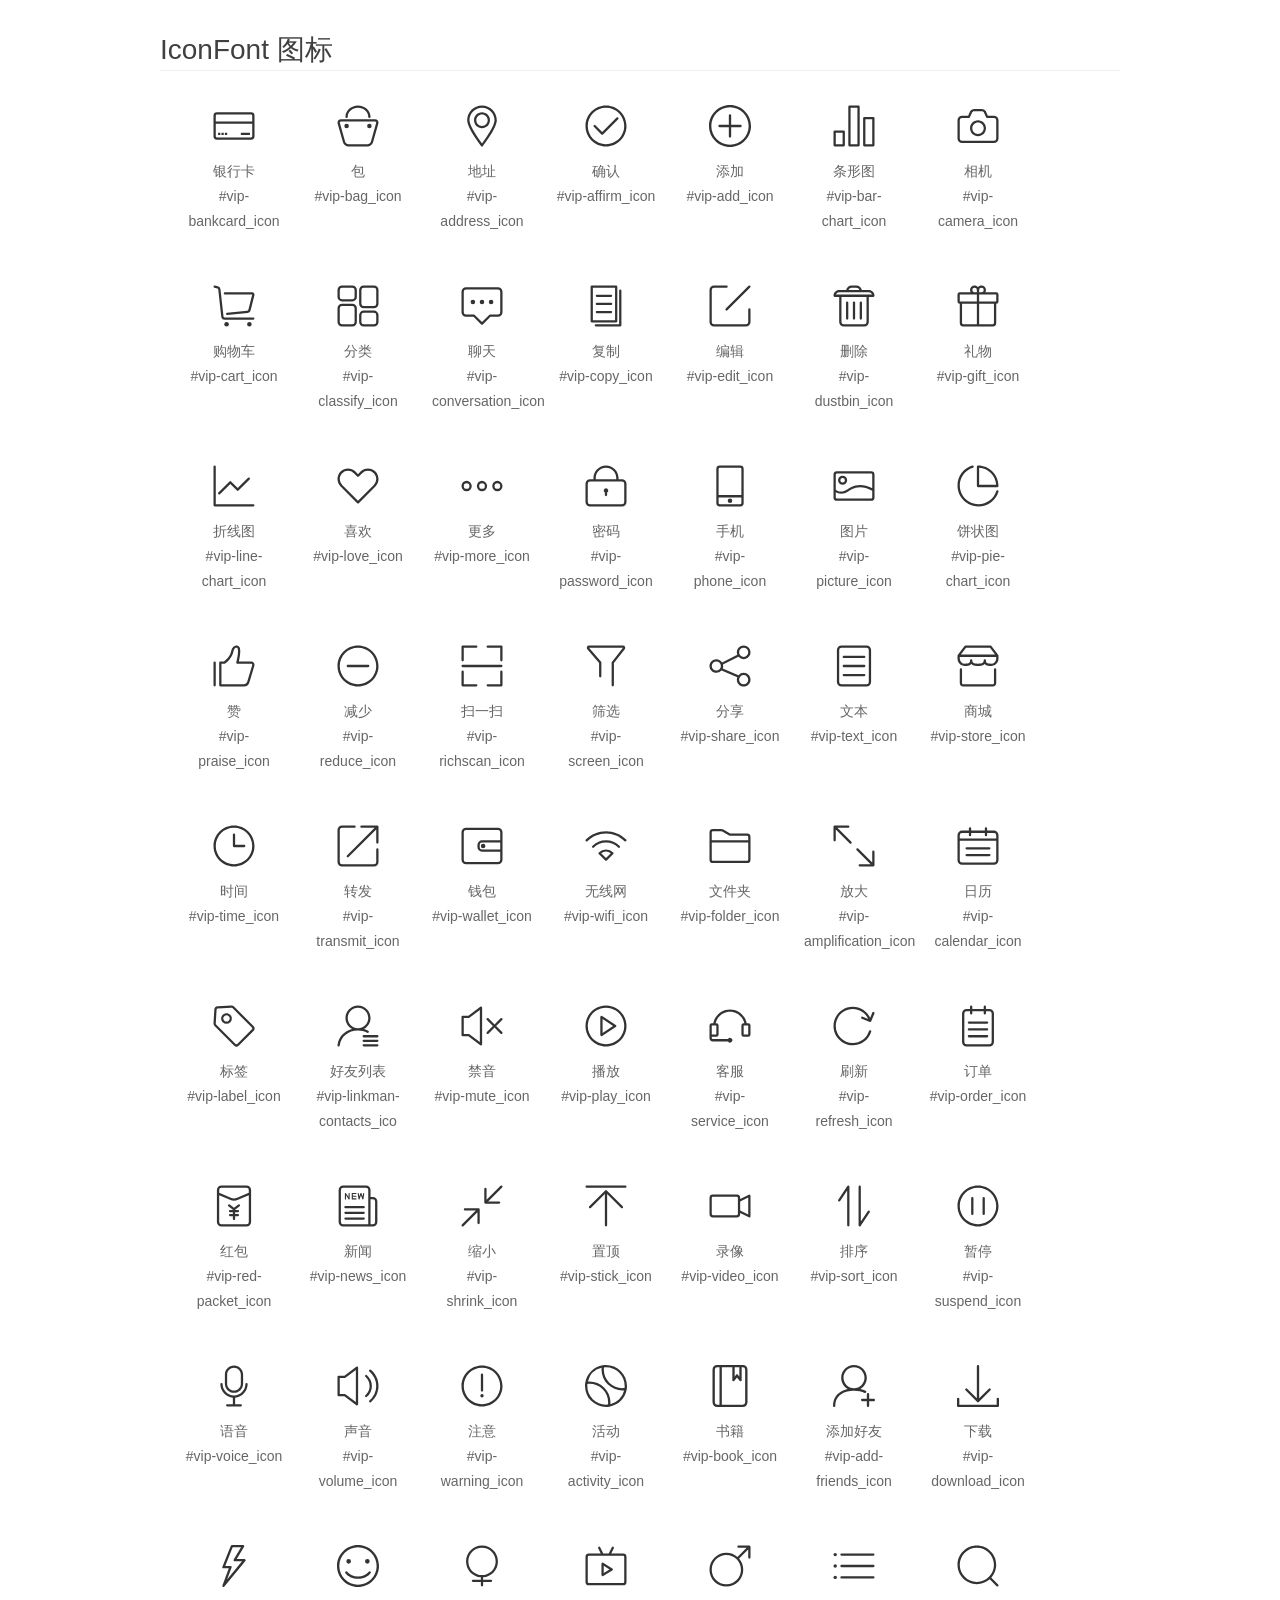
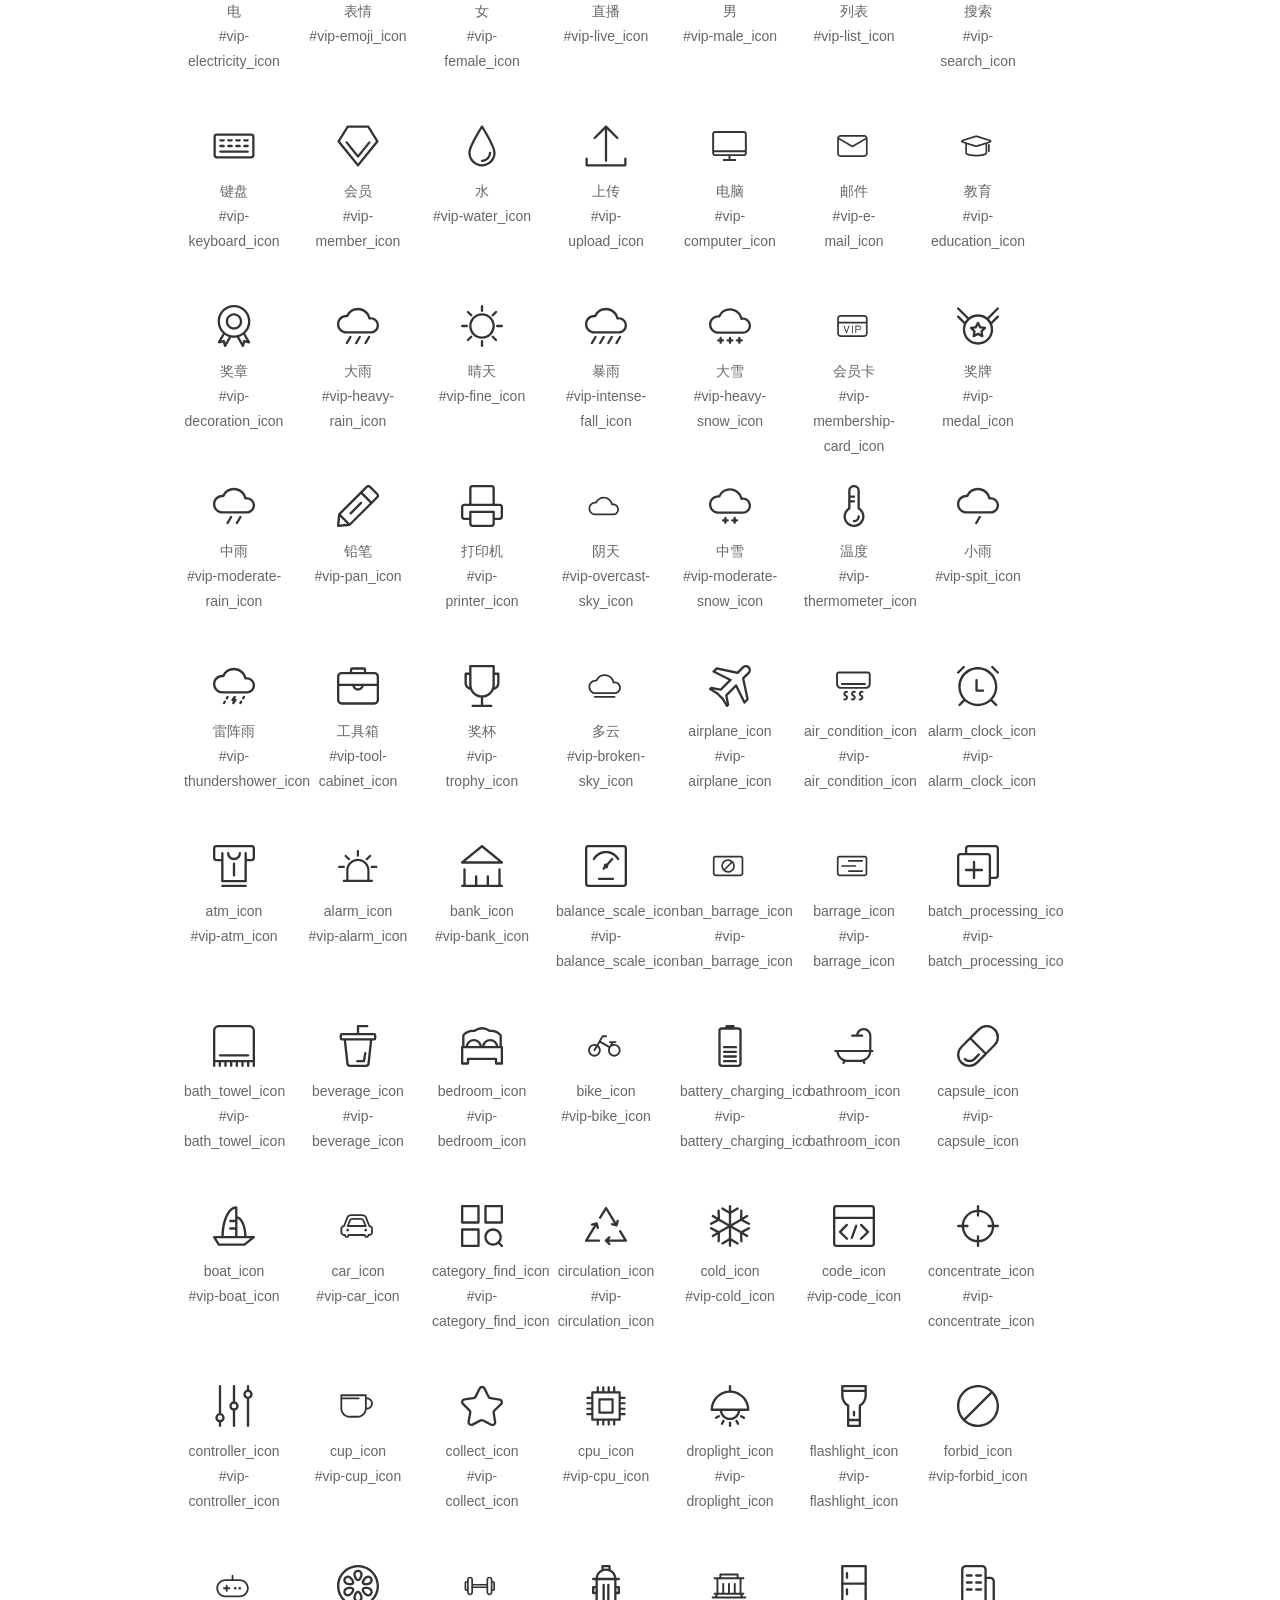
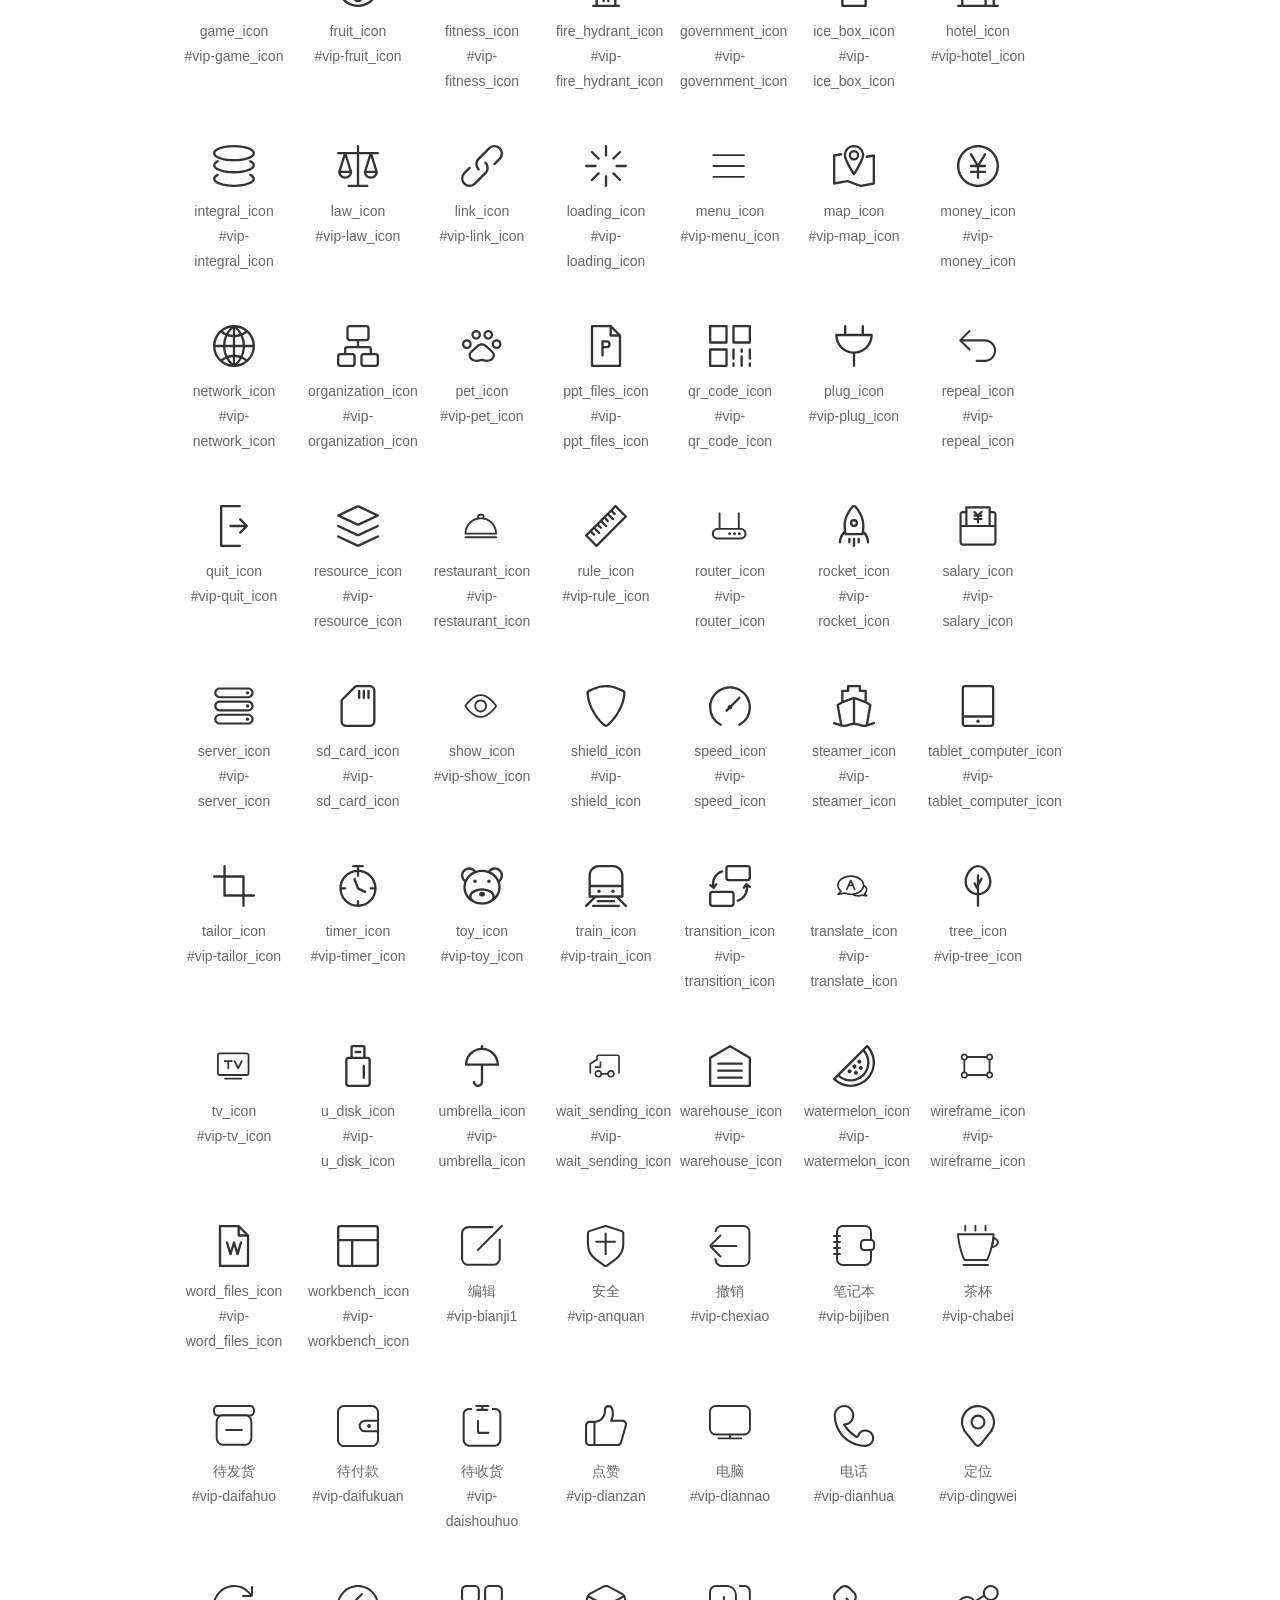
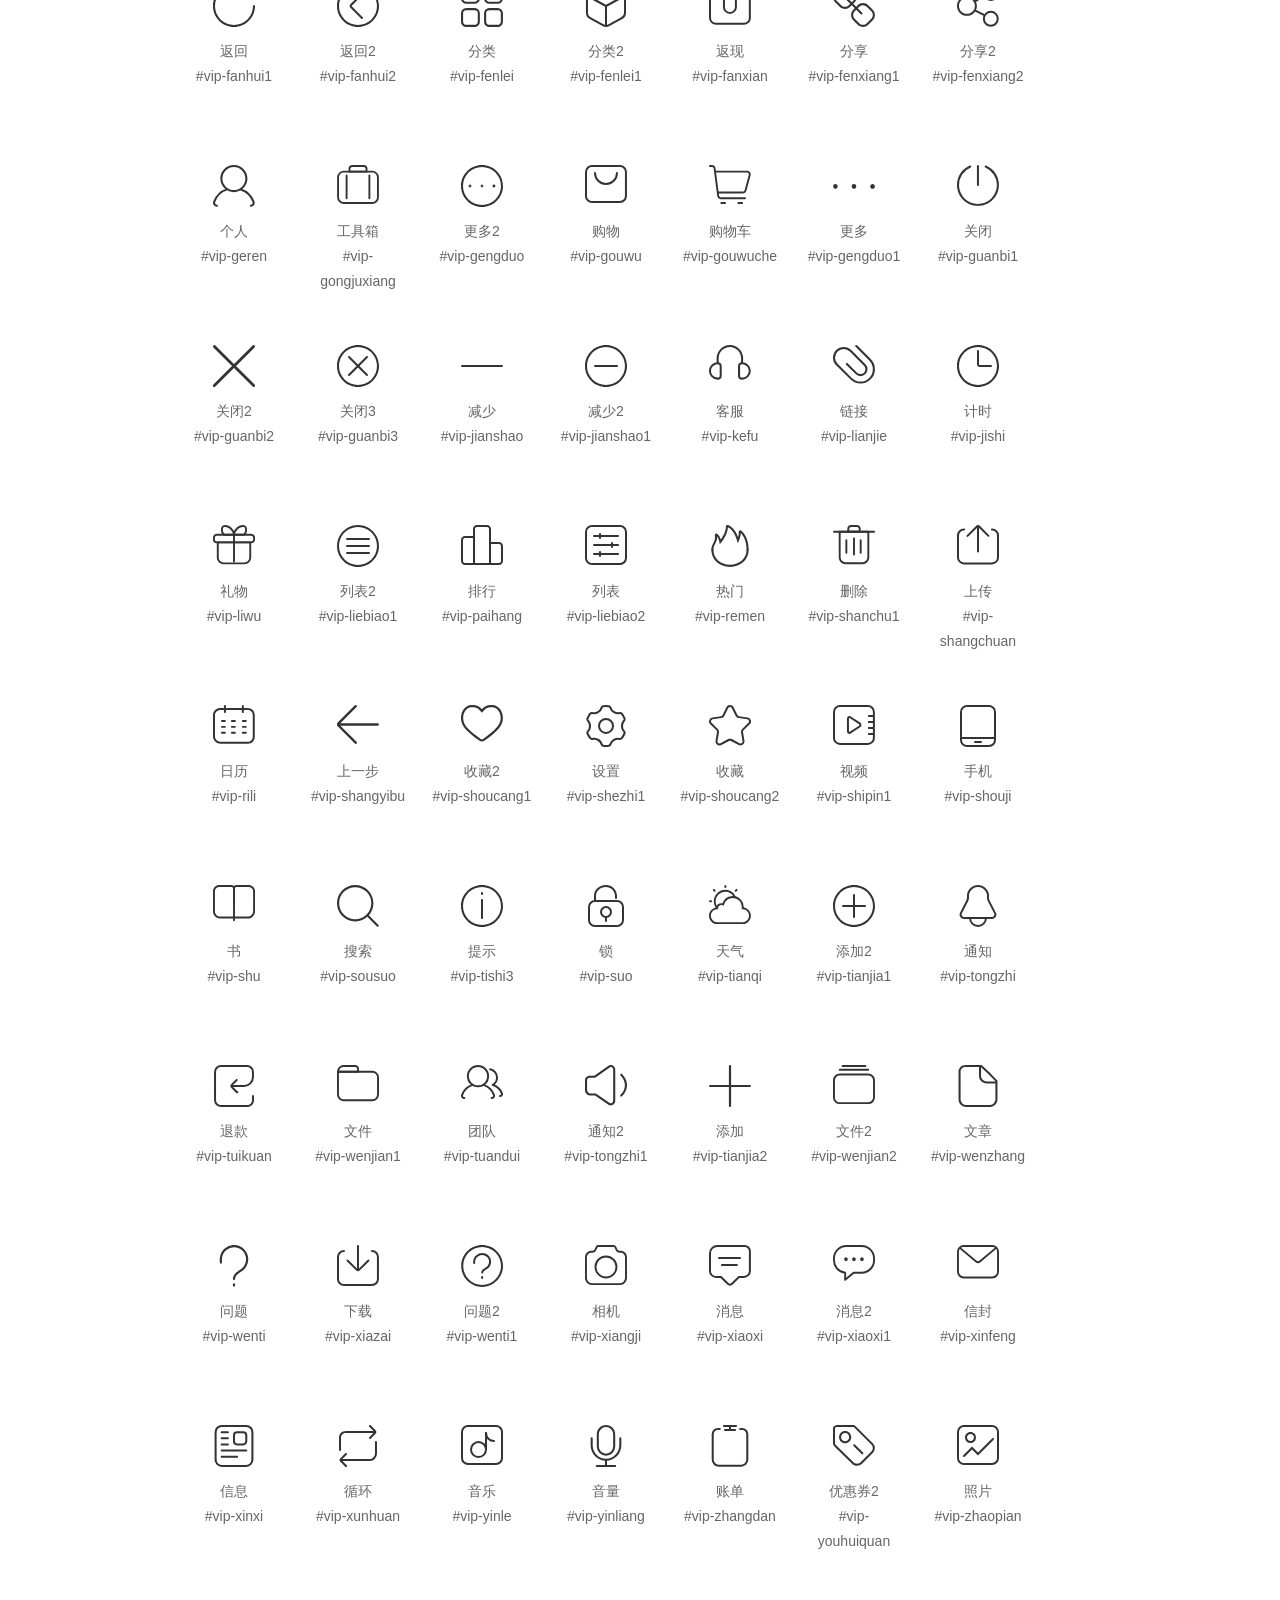
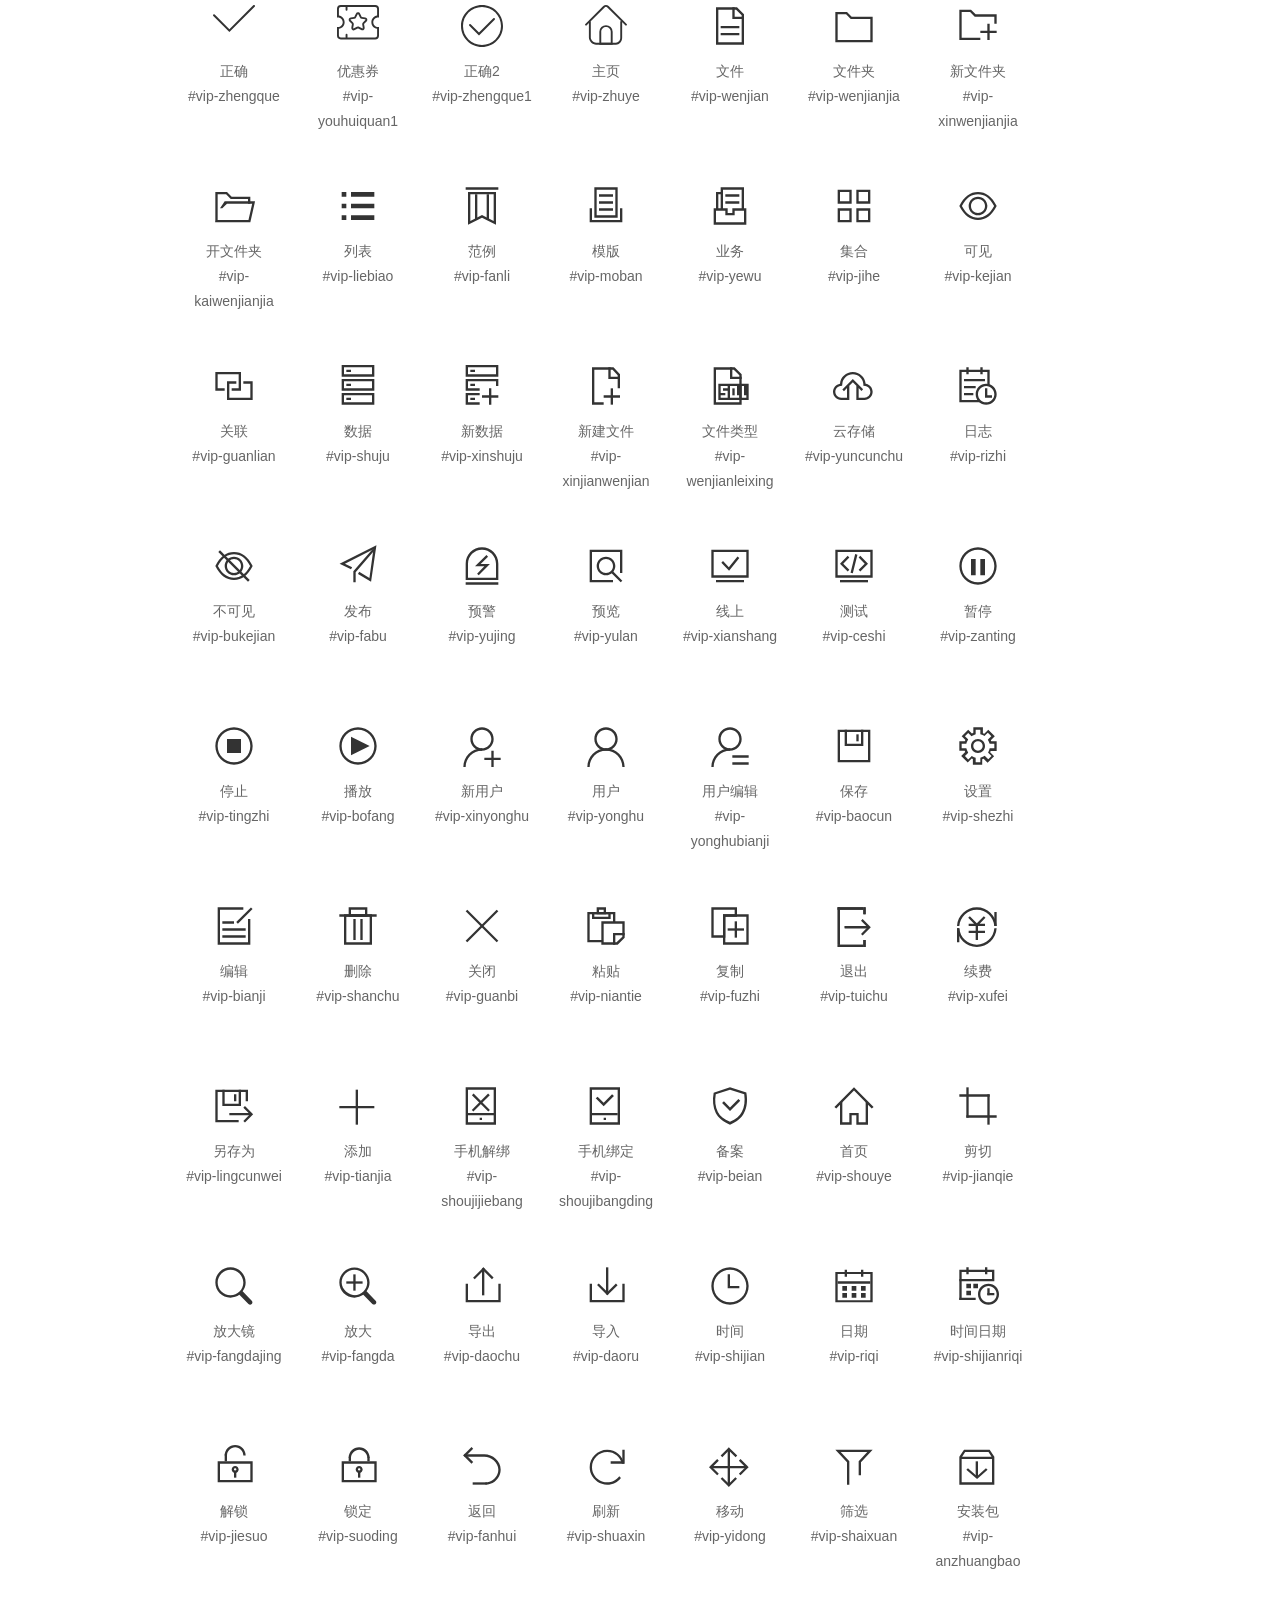
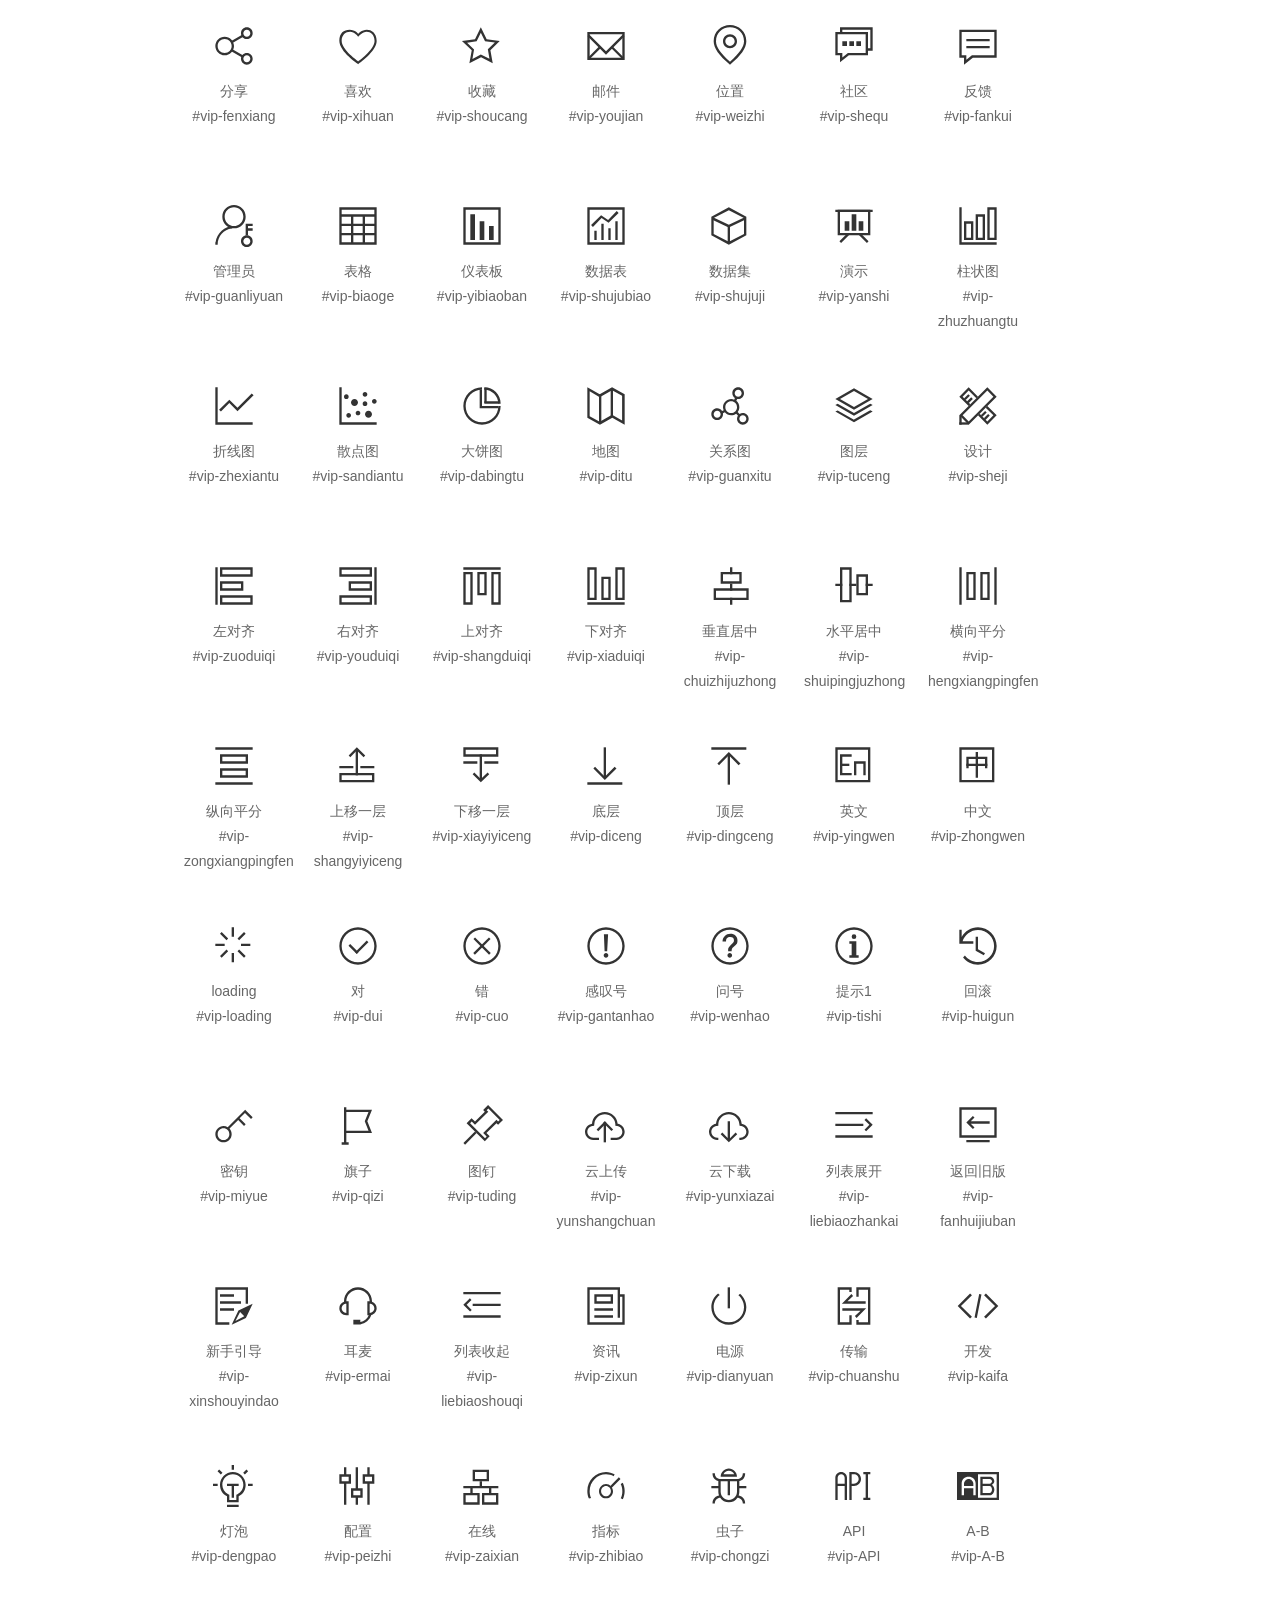
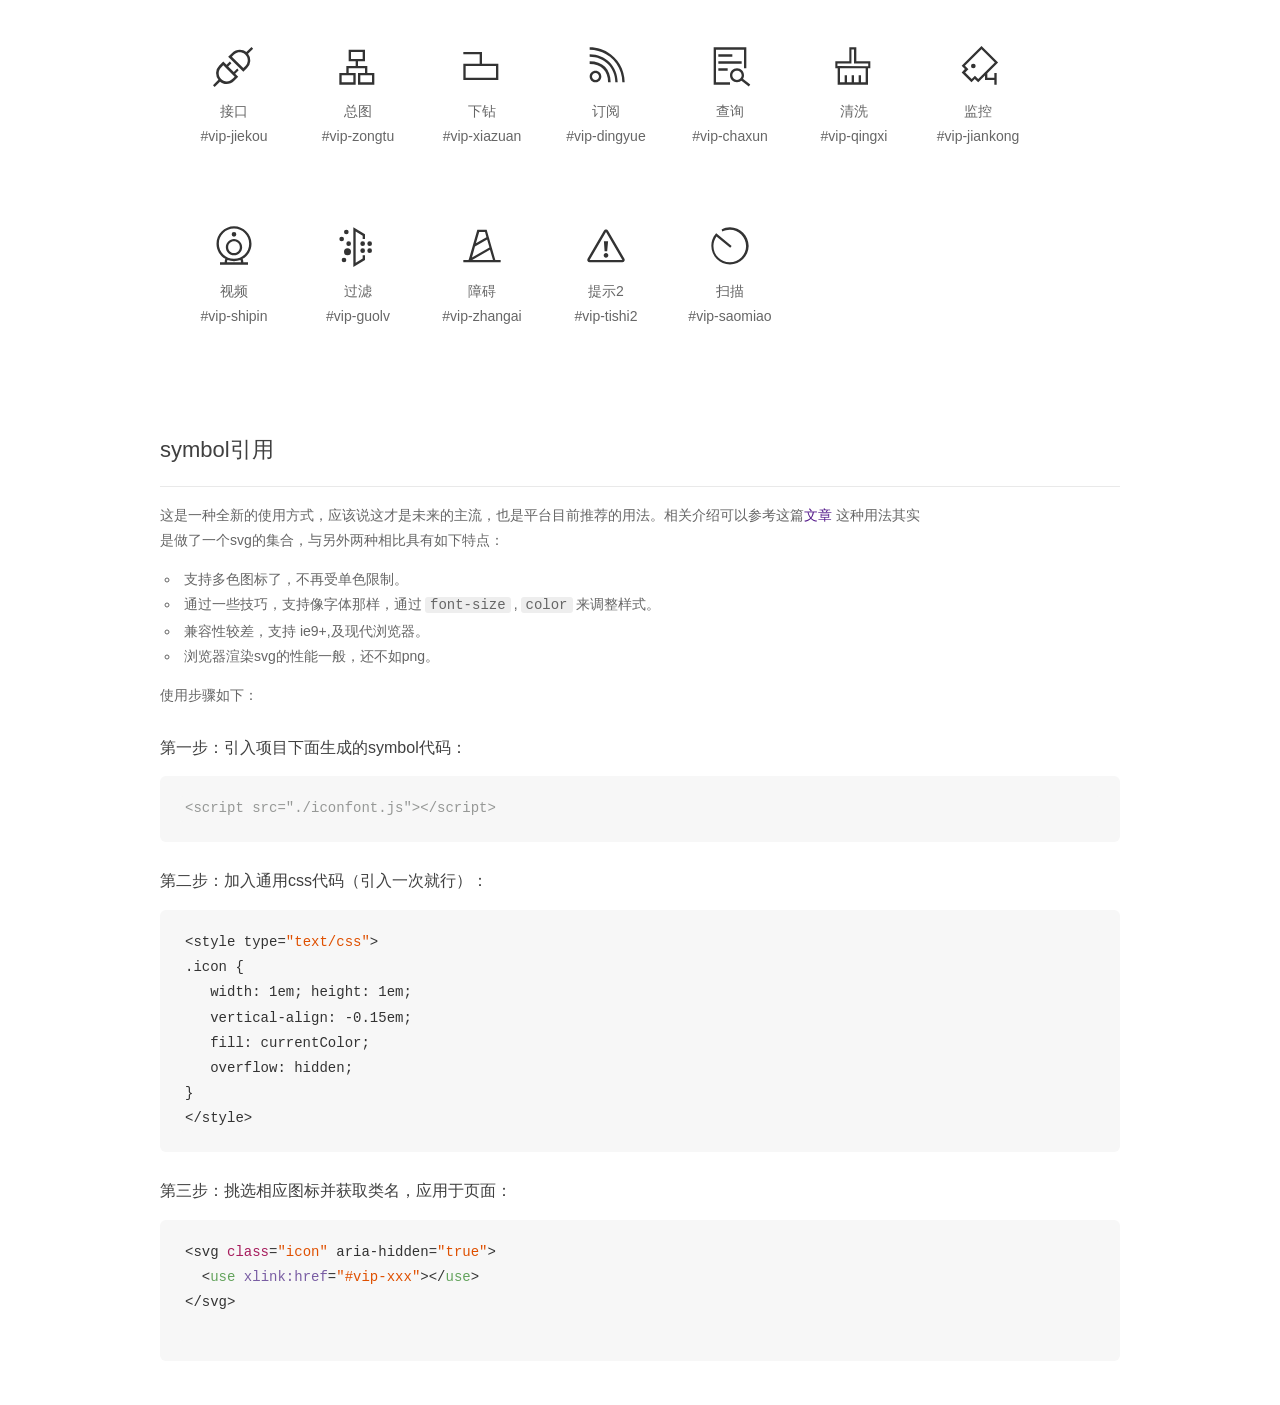
<file: analyze-master/img1.0.0/fonts/base/demo_symbol.html>
<!DOCTYPE html>
<html>
<head>
    <meta charset="utf-8"/>
    <title>IconFont</title>
    <link rel="stylesheet" href="demo.css">
    <script src="iconfont.js"></script>

    <style type="text/css">
        .icon {
          /* 通过设置 font-size 来改变图标大小 */
          width: 1em; height: 1em;
          /* 图标和文字相邻时，垂直对齐 */
          vertical-align: -0.15em;
          /* 通过设置 color 来改变 SVG 的颜色/fill */
          fill: currentColor;
          /* path 和 stroke 溢出 viewBox 部分在 IE 下会显示
             normalize.css 中也包含这行 */
          overflow: hidden;
        }

    </style>
</head>
<body>
    <div class="main markdown">
        <h1>IconFont 图标</h1>
        <ul class="icon_lists clear">
            
                <li>
                    <svg class="icon" aria-hidden="true">
                        <use xlink:href="#vip-bankcard_icon"></use>
                    </svg>
                    <div class="name">银行卡</div>
                    <div class="fontclass">#vip-bankcard_icon</div>
                </li>
            
                <li>
                    <svg class="icon" aria-hidden="true">
                        <use xlink:href="#vip-bag_icon"></use>
                    </svg>
                    <div class="name">包</div>
                    <div class="fontclass">#vip-bag_icon</div>
                </li>
            
                <li>
                    <svg class="icon" aria-hidden="true">
                        <use xlink:href="#vip-address_icon"></use>
                    </svg>
                    <div class="name">地址</div>
                    <div class="fontclass">#vip-address_icon</div>
                </li>
            
                <li>
                    <svg class="icon" aria-hidden="true">
                        <use xlink:href="#vip-affirm_icon"></use>
                    </svg>
                    <div class="name">确认</div>
                    <div class="fontclass">#vip-affirm_icon</div>
                </li>
            
                <li>
                    <svg class="icon" aria-hidden="true">
                        <use xlink:href="#vip-add_icon"></use>
                    </svg>
                    <div class="name">添加</div>
                    <div class="fontclass">#vip-add_icon</div>
                </li>
            
                <li>
                    <svg class="icon" aria-hidden="true">
                        <use xlink:href="#vip-bar-chart_icon"></use>
                    </svg>
                    <div class="name">条形图</div>
                    <div class="fontclass">#vip-bar-chart_icon</div>
                </li>
            
                <li>
                    <svg class="icon" aria-hidden="true">
                        <use xlink:href="#vip-camera_icon"></use>
                    </svg>
                    <div class="name">相机</div>
                    <div class="fontclass">#vip-camera_icon</div>
                </li>
            
                <li>
                    <svg class="icon" aria-hidden="true">
                        <use xlink:href="#vip-cart_icon"></use>
                    </svg>
                    <div class="name">购物车</div>
                    <div class="fontclass">#vip-cart_icon</div>
                </li>
            
                <li>
                    <svg class="icon" aria-hidden="true">
                        <use xlink:href="#vip-classify_icon"></use>
                    </svg>
                    <div class="name">分类</div>
                    <div class="fontclass">#vip-classify_icon</div>
                </li>
            
                <li>
                    <svg class="icon" aria-hidden="true">
                        <use xlink:href="#vip-conversation_icon"></use>
                    </svg>
                    <div class="name">聊天</div>
                    <div class="fontclass">#vip-conversation_icon</div>
                </li>
            
                <li>
                    <svg class="icon" aria-hidden="true">
                        <use xlink:href="#vip-copy_icon"></use>
                    </svg>
                    <div class="name">复制</div>
                    <div class="fontclass">#vip-copy_icon</div>
                </li>
            
                <li>
                    <svg class="icon" aria-hidden="true">
                        <use xlink:href="#vip-edit_icon"></use>
                    </svg>
                    <div class="name">编辑</div>
                    <div class="fontclass">#vip-edit_icon</div>
                </li>
            
                <li>
                    <svg class="icon" aria-hidden="true">
                        <use xlink:href="#vip-dustbin_icon"></use>
                    </svg>
                    <div class="name">删除</div>
                    <div class="fontclass">#vip-dustbin_icon</div>
                </li>
            
                <li>
                    <svg class="icon" aria-hidden="true">
                        <use xlink:href="#vip-gift_icon"></use>
                    </svg>
                    <div class="name">礼物</div>
                    <div class="fontclass">#vip-gift_icon</div>
                </li>
            
                <li>
                    <svg class="icon" aria-hidden="true">
                        <use xlink:href="#vip-line-chart_icon"></use>
                    </svg>
                    <div class="name">折线图</div>
                    <div class="fontclass">#vip-line-chart_icon</div>
                </li>
            
                <li>
                    <svg class="icon" aria-hidden="true">
                        <use xlink:href="#vip-love_icon"></use>
                    </svg>
                    <div class="name">喜欢</div>
                    <div class="fontclass">#vip-love_icon</div>
                </li>
            
                <li>
                    <svg class="icon" aria-hidden="true">
                        <use xlink:href="#vip-more_icon"></use>
                    </svg>
                    <div class="name">更多</div>
                    <div class="fontclass">#vip-more_icon</div>
                </li>
            
                <li>
                    <svg class="icon" aria-hidden="true">
                        <use xlink:href="#vip-password_icon"></use>
                    </svg>
                    <div class="name">密码</div>
                    <div class="fontclass">#vip-password_icon</div>
                </li>
            
                <li>
                    <svg class="icon" aria-hidden="true">
                        <use xlink:href="#vip-phone_icon"></use>
                    </svg>
                    <div class="name">手机</div>
                    <div class="fontclass">#vip-phone_icon</div>
                </li>
            
                <li>
                    <svg class="icon" aria-hidden="true">
                        <use xlink:href="#vip-picture_icon"></use>
                    </svg>
                    <div class="name">图片</div>
                    <div class="fontclass">#vip-picture_icon</div>
                </li>
            
                <li>
                    <svg class="icon" aria-hidden="true">
                        <use xlink:href="#vip-pie-chart_icon"></use>
                    </svg>
                    <div class="name">饼状图</div>
                    <div class="fontclass">#vip-pie-chart_icon</div>
                </li>
            
                <li>
                    <svg class="icon" aria-hidden="true">
                        <use xlink:href="#vip-praise_icon"></use>
                    </svg>
                    <div class="name">赞</div>
                    <div class="fontclass">#vip-praise_icon</div>
                </li>
            
                <li>
                    <svg class="icon" aria-hidden="true">
                        <use xlink:href="#vip-reduce_icon"></use>
                    </svg>
                    <div class="name">减少</div>
                    <div class="fontclass">#vip-reduce_icon</div>
                </li>
            
                <li>
                    <svg class="icon" aria-hidden="true">
                        <use xlink:href="#vip-richscan_icon"></use>
                    </svg>
                    <div class="name">扫一扫</div>
                    <div class="fontclass">#vip-richscan_icon</div>
                </li>
            
                <li>
                    <svg class="icon" aria-hidden="true">
                        <use xlink:href="#vip-screen_icon"></use>
                    </svg>
                    <div class="name">筛选</div>
                    <div class="fontclass">#vip-screen_icon</div>
                </li>
            
                <li>
                    <svg class="icon" aria-hidden="true">
                        <use xlink:href="#vip-share_icon"></use>
                    </svg>
                    <div class="name">分享</div>
                    <div class="fontclass">#vip-share_icon</div>
                </li>
            
                <li>
                    <svg class="icon" aria-hidden="true">
                        <use xlink:href="#vip-text_icon"></use>
                    </svg>
                    <div class="name">文本</div>
                    <div class="fontclass">#vip-text_icon</div>
                </li>
            
                <li>
                    <svg class="icon" aria-hidden="true">
                        <use xlink:href="#vip-store_icon"></use>
                    </svg>
                    <div class="name">商城</div>
                    <div class="fontclass">#vip-store_icon</div>
                </li>
            
                <li>
                    <svg class="icon" aria-hidden="true">
                        <use xlink:href="#vip-time_icon"></use>
                    </svg>
                    <div class="name">时间</div>
                    <div class="fontclass">#vip-time_icon</div>
                </li>
            
                <li>
                    <svg class="icon" aria-hidden="true">
                        <use xlink:href="#vip-transmit_icon"></use>
                    </svg>
                    <div class="name">转发</div>
                    <div class="fontclass">#vip-transmit_icon</div>
                </li>
            
                <li>
                    <svg class="icon" aria-hidden="true">
                        <use xlink:href="#vip-wallet_icon"></use>
                    </svg>
                    <div class="name">钱包</div>
                    <div class="fontclass">#vip-wallet_icon</div>
                </li>
            
                <li>
                    <svg class="icon" aria-hidden="true">
                        <use xlink:href="#vip-wifi_icon"></use>
                    </svg>
                    <div class="name">无线网</div>
                    <div class="fontclass">#vip-wifi_icon</div>
                </li>
            
                <li>
                    <svg class="icon" aria-hidden="true">
                        <use xlink:href="#vip-folder_icon"></use>
                    </svg>
                    <div class="name">文件夹</div>
                    <div class="fontclass">#vip-folder_icon</div>
                </li>
            
                <li>
                    <svg class="icon" aria-hidden="true">
                        <use xlink:href="#vip-amplification_icon"></use>
                    </svg>
                    <div class="name">放大</div>
                    <div class="fontclass">#vip-amplification_icon</div>
                </li>
            
                <li>
                    <svg class="icon" aria-hidden="true">
                        <use xlink:href="#vip-calendar_icon"></use>
                    </svg>
                    <div class="name">日历</div>
                    <div class="fontclass">#vip-calendar_icon</div>
                </li>
            
                <li>
                    <svg class="icon" aria-hidden="true">
                        <use xlink:href="#vip-label_icon"></use>
                    </svg>
                    <div class="name">标签</div>
                    <div class="fontclass">#vip-label_icon</div>
                </li>
            
                <li>
                    <svg class="icon" aria-hidden="true">
                        <use xlink:href="#vip-linkman-contacts_ico"></use>
                    </svg>
                    <div class="name">好友列表</div>
                    <div class="fontclass">#vip-linkman-contacts_ico</div>
                </li>
            
                <li>
                    <svg class="icon" aria-hidden="true">
                        <use xlink:href="#vip-mute_icon"></use>
                    </svg>
                    <div class="name">禁音</div>
                    <div class="fontclass">#vip-mute_icon</div>
                </li>
            
                <li>
                    <svg class="icon" aria-hidden="true">
                        <use xlink:href="#vip-play_icon"></use>
                    </svg>
                    <div class="name">播放</div>
                    <div class="fontclass">#vip-play_icon</div>
                </li>
            
                <li>
                    <svg class="icon" aria-hidden="true">
                        <use xlink:href="#vip-service_icon"></use>
                    </svg>
                    <div class="name">客服</div>
                    <div class="fontclass">#vip-service_icon</div>
                </li>
            
                <li>
                    <svg class="icon" aria-hidden="true">
                        <use xlink:href="#vip-refresh_icon"></use>
                    </svg>
                    <div class="name">刷新</div>
                    <div class="fontclass">#vip-refresh_icon</div>
                </li>
            
                <li>
                    <svg class="icon" aria-hidden="true">
                        <use xlink:href="#vip-order_icon"></use>
                    </svg>
                    <div class="name">订单</div>
                    <div class="fontclass">#vip-order_icon</div>
                </li>
            
                <li>
                    <svg class="icon" aria-hidden="true">
                        <use xlink:href="#vip-red-packet_icon"></use>
                    </svg>
                    <div class="name">红包</div>
                    <div class="fontclass">#vip-red-packet_icon</div>
                </li>
            
                <li>
                    <svg class="icon" aria-hidden="true">
                        <use xlink:href="#vip-news_icon"></use>
                    </svg>
                    <div class="name">新闻</div>
                    <div class="fontclass">#vip-news_icon</div>
                </li>
            
                <li>
                    <svg class="icon" aria-hidden="true">
                        <use xlink:href="#vip-shrink_icon"></use>
                    </svg>
                    <div class="name">缩小</div>
                    <div class="fontclass">#vip-shrink_icon</div>
                </li>
            
                <li>
                    <svg class="icon" aria-hidden="true">
                        <use xlink:href="#vip-stick_icon"></use>
                    </svg>
                    <div class="name">置顶</div>
                    <div class="fontclass">#vip-stick_icon</div>
                </li>
            
                <li>
                    <svg class="icon" aria-hidden="true">
                        <use xlink:href="#vip-video_icon"></use>
                    </svg>
                    <div class="name">录像</div>
                    <div class="fontclass">#vip-video_icon</div>
                </li>
            
                <li>
                    <svg class="icon" aria-hidden="true">
                        <use xlink:href="#vip-sort_icon"></use>
                    </svg>
                    <div class="name">排序</div>
                    <div class="fontclass">#vip-sort_icon</div>
                </li>
            
                <li>
                    <svg class="icon" aria-hidden="true">
                        <use xlink:href="#vip-suspend_icon"></use>
                    </svg>
                    <div class="name">暂停</div>
                    <div class="fontclass">#vip-suspend_icon</div>
                </li>
            
                <li>
                    <svg class="icon" aria-hidden="true">
                        <use xlink:href="#vip-voice_icon"></use>
                    </svg>
                    <div class="name">语音</div>
                    <div class="fontclass">#vip-voice_icon</div>
                </li>
            
                <li>
                    <svg class="icon" aria-hidden="true">
                        <use xlink:href="#vip-volume_icon"></use>
                    </svg>
                    <div class="name">声音</div>
                    <div class="fontclass">#vip-volume_icon</div>
                </li>
            
                <li>
                    <svg class="icon" aria-hidden="true">
                        <use xlink:href="#vip-warning_icon"></use>
                    </svg>
                    <div class="name">注意</div>
                    <div class="fontclass">#vip-warning_icon</div>
                </li>
            
                <li>
                    <svg class="icon" aria-hidden="true">
                        <use xlink:href="#vip-activity_icon"></use>
                    </svg>
                    <div class="name">活动</div>
                    <div class="fontclass">#vip-activity_icon</div>
                </li>
            
                <li>
                    <svg class="icon" aria-hidden="true">
                        <use xlink:href="#vip-book_icon"></use>
                    </svg>
                    <div class="name">书籍</div>
                    <div class="fontclass">#vip-book_icon</div>
                </li>
            
                <li>
                    <svg class="icon" aria-hidden="true">
                        <use xlink:href="#vip-add-friends_icon"></use>
                    </svg>
                    <div class="name">添加好友</div>
                    <div class="fontclass">#vip-add-friends_icon</div>
                </li>
            
                <li>
                    <svg class="icon" aria-hidden="true">
                        <use xlink:href="#vip-download_icon"></use>
                    </svg>
                    <div class="name">下载</div>
                    <div class="fontclass">#vip-download_icon</div>
                </li>
            
                <li>
                    <svg class="icon" aria-hidden="true">
                        <use xlink:href="#vip-electricity_icon"></use>
                    </svg>
                    <div class="name">电</div>
                    <div class="fontclass">#vip-electricity_icon</div>
                </li>
            
                <li>
                    <svg class="icon" aria-hidden="true">
                        <use xlink:href="#vip-emoji_icon"></use>
                    </svg>
                    <div class="name">表情</div>
                    <div class="fontclass">#vip-emoji_icon</div>
                </li>
            
                <li>
                    <svg class="icon" aria-hidden="true">
                        <use xlink:href="#vip-female_icon"></use>
                    </svg>
                    <div class="name">女</div>
                    <div class="fontclass">#vip-female_icon</div>
                </li>
            
                <li>
                    <svg class="icon" aria-hidden="true">
                        <use xlink:href="#vip-live_icon"></use>
                    </svg>
                    <div class="name">直播</div>
                    <div class="fontclass">#vip-live_icon</div>
                </li>
            
                <li>
                    <svg class="icon" aria-hidden="true">
                        <use xlink:href="#vip-male_icon"></use>
                    </svg>
                    <div class="name">男</div>
                    <div class="fontclass">#vip-male_icon</div>
                </li>
            
                <li>
                    <svg class="icon" aria-hidden="true">
                        <use xlink:href="#vip-list_icon"></use>
                    </svg>
                    <div class="name">列表</div>
                    <div class="fontclass">#vip-list_icon</div>
                </li>
            
                <li>
                    <svg class="icon" aria-hidden="true">
                        <use xlink:href="#vip-search_icon"></use>
                    </svg>
                    <div class="name">搜索</div>
                    <div class="fontclass">#vip-search_icon</div>
                </li>
            
                <li>
                    <svg class="icon" aria-hidden="true">
                        <use xlink:href="#vip-keyboard_icon"></use>
                    </svg>
                    <div class="name">键盘</div>
                    <div class="fontclass">#vip-keyboard_icon</div>
                </li>
            
                <li>
                    <svg class="icon" aria-hidden="true">
                        <use xlink:href="#vip-member_icon"></use>
                    </svg>
                    <div class="name">会员</div>
                    <div class="fontclass">#vip-member_icon</div>
                </li>
            
                <li>
                    <svg class="icon" aria-hidden="true">
                        <use xlink:href="#vip-water_icon"></use>
                    </svg>
                    <div class="name">水</div>
                    <div class="fontclass">#vip-water_icon</div>
                </li>
            
                <li>
                    <svg class="icon" aria-hidden="true">
                        <use xlink:href="#vip-upload_icon"></use>
                    </svg>
                    <div class="name">上传</div>
                    <div class="fontclass">#vip-upload_icon</div>
                </li>
            
                <li>
                    <svg class="icon" aria-hidden="true">
                        <use xlink:href="#vip-computer_icon"></use>
                    </svg>
                    <div class="name">电脑</div>
                    <div class="fontclass">#vip-computer_icon</div>
                </li>
            
                <li>
                    <svg class="icon" aria-hidden="true">
                        <use xlink:href="#vip-e-mail_icon"></use>
                    </svg>
                    <div class="name">邮件</div>
                    <div class="fontclass">#vip-e-mail_icon</div>
                </li>
            
                <li>
                    <svg class="icon" aria-hidden="true">
                        <use xlink:href="#vip-education_icon"></use>
                    </svg>
                    <div class="name">教育</div>
                    <div class="fontclass">#vip-education_icon</div>
                </li>
            
                <li>
                    <svg class="icon" aria-hidden="true">
                        <use xlink:href="#vip-decoration_icon"></use>
                    </svg>
                    <div class="name">奖章</div>
                    <div class="fontclass">#vip-decoration_icon</div>
                </li>
            
                <li>
                    <svg class="icon" aria-hidden="true">
                        <use xlink:href="#vip-heavy-rain_icon"></use>
                    </svg>
                    <div class="name">大雨</div>
                    <div class="fontclass">#vip-heavy-rain_icon</div>
                </li>
            
                <li>
                    <svg class="icon" aria-hidden="true">
                        <use xlink:href="#vip-fine_icon"></use>
                    </svg>
                    <div class="name">晴天</div>
                    <div class="fontclass">#vip-fine_icon</div>
                </li>
            
                <li>
                    <svg class="icon" aria-hidden="true">
                        <use xlink:href="#vip-intense-fall_icon"></use>
                    </svg>
                    <div class="name">暴雨</div>
                    <div class="fontclass">#vip-intense-fall_icon</div>
                </li>
            
                <li>
                    <svg class="icon" aria-hidden="true">
                        <use xlink:href="#vip-heavy-snow_icon"></use>
                    </svg>
                    <div class="name">大雪</div>
                    <div class="fontclass">#vip-heavy-snow_icon</div>
                </li>
            
                <li>
                    <svg class="icon" aria-hidden="true">
                        <use xlink:href="#vip-membership-card_icon"></use>
                    </svg>
                    <div class="name">会员卡</div>
                    <div class="fontclass">#vip-membership-card_icon</div>
                </li>
            
                <li>
                    <svg class="icon" aria-hidden="true">
                        <use xlink:href="#vip-medal_icon"></use>
                    </svg>
                    <div class="name">奖牌</div>
                    <div class="fontclass">#vip-medal_icon</div>
                </li>
            
                <li>
                    <svg class="icon" aria-hidden="true">
                        <use xlink:href="#vip-moderate-rain_icon"></use>
                    </svg>
                    <div class="name">中雨</div>
                    <div class="fontclass">#vip-moderate-rain_icon</div>
                </li>
            
                <li>
                    <svg class="icon" aria-hidden="true">
                        <use xlink:href="#vip-pan_icon"></use>
                    </svg>
                    <div class="name">铅笔</div>
                    <div class="fontclass">#vip-pan_icon</div>
                </li>
            
                <li>
                    <svg class="icon" aria-hidden="true">
                        <use xlink:href="#vip-printer_icon"></use>
                    </svg>
                    <div class="name">打印机</div>
                    <div class="fontclass">#vip-printer_icon</div>
                </li>
            
                <li>
                    <svg class="icon" aria-hidden="true">
                        <use xlink:href="#vip-overcast-sky_icon"></use>
                    </svg>
                    <div class="name">阴天</div>
                    <div class="fontclass">#vip-overcast-sky_icon</div>
                </li>
            
                <li>
                    <svg class="icon" aria-hidden="true">
                        <use xlink:href="#vip-moderate-snow_icon"></use>
                    </svg>
                    <div class="name">中雪</div>
                    <div class="fontclass">#vip-moderate-snow_icon</div>
                </li>
            
                <li>
                    <svg class="icon" aria-hidden="true">
                        <use xlink:href="#vip-thermometer_icon"></use>
                    </svg>
                    <div class="name">温度</div>
                    <div class="fontclass">#vip-thermometer_icon</div>
                </li>
            
                <li>
                    <svg class="icon" aria-hidden="true">
                        <use xlink:href="#vip-spit_icon"></use>
                    </svg>
                    <div class="name">小雨</div>
                    <div class="fontclass">#vip-spit_icon</div>
                </li>
            
                <li>
                    <svg class="icon" aria-hidden="true">
                        <use xlink:href="#vip-thundershower_icon"></use>
                    </svg>
                    <div class="name">雷阵雨</div>
                    <div class="fontclass">#vip-thundershower_icon</div>
                </li>
            
                <li>
                    <svg class="icon" aria-hidden="true">
                        <use xlink:href="#vip-tool-cabinet_icon"></use>
                    </svg>
                    <div class="name">工具箱</div>
                    <div class="fontclass">#vip-tool-cabinet_icon</div>
                </li>
            
                <li>
                    <svg class="icon" aria-hidden="true">
                        <use xlink:href="#vip-trophy_icon"></use>
                    </svg>
                    <div class="name">奖杯</div>
                    <div class="fontclass">#vip-trophy_icon</div>
                </li>
            
                <li>
                    <svg class="icon" aria-hidden="true">
                        <use xlink:href="#vip-broken-sky_icon"></use>
                    </svg>
                    <div class="name">多云</div>
                    <div class="fontclass">#vip-broken-sky_icon</div>
                </li>
            
                <li>
                    <svg class="icon" aria-hidden="true">
                        <use xlink:href="#vip-airplane_icon"></use>
                    </svg>
                    <div class="name">airplane_icon</div>
                    <div class="fontclass">#vip-airplane_icon</div>
                </li>
            
                <li>
                    <svg class="icon" aria-hidden="true">
                        <use xlink:href="#vip-air_condition_icon"></use>
                    </svg>
                    <div class="name">air_condition_icon</div>
                    <div class="fontclass">#vip-air_condition_icon</div>
                </li>
            
                <li>
                    <svg class="icon" aria-hidden="true">
                        <use xlink:href="#vip-alarm_clock_icon"></use>
                    </svg>
                    <div class="name">alarm_clock_icon</div>
                    <div class="fontclass">#vip-alarm_clock_icon</div>
                </li>
            
                <li>
                    <svg class="icon" aria-hidden="true">
                        <use xlink:href="#vip-atm_icon"></use>
                    </svg>
                    <div class="name">atm_icon</div>
                    <div class="fontclass">#vip-atm_icon</div>
                </li>
            
                <li>
                    <svg class="icon" aria-hidden="true">
                        <use xlink:href="#vip-alarm_icon"></use>
                    </svg>
                    <div class="name">alarm_icon</div>
                    <div class="fontclass">#vip-alarm_icon</div>
                </li>
            
                <li>
                    <svg class="icon" aria-hidden="true">
                        <use xlink:href="#vip-bank_icon"></use>
                    </svg>
                    <div class="name">bank_icon</div>
                    <div class="fontclass">#vip-bank_icon</div>
                </li>
            
                <li>
                    <svg class="icon" aria-hidden="true">
                        <use xlink:href="#vip-balance_scale_icon"></use>
                    </svg>
                    <div class="name">balance_scale_icon</div>
                    <div class="fontclass">#vip-balance_scale_icon</div>
                </li>
            
                <li>
                    <svg class="icon" aria-hidden="true">
                        <use xlink:href="#vip-ban_barrage_icon"></use>
                    </svg>
                    <div class="name">ban_barrage_icon</div>
                    <div class="fontclass">#vip-ban_barrage_icon</div>
                </li>
            
                <li>
                    <svg class="icon" aria-hidden="true">
                        <use xlink:href="#vip-barrage_icon"></use>
                    </svg>
                    <div class="name">barrage_icon</div>
                    <div class="fontclass">#vip-barrage_icon</div>
                </li>
            
                <li>
                    <svg class="icon" aria-hidden="true">
                        <use xlink:href="#vip-batch_processing_ico"></use>
                    </svg>
                    <div class="name">batch_processing_ico</div>
                    <div class="fontclass">#vip-batch_processing_ico</div>
                </li>
            
                <li>
                    <svg class="icon" aria-hidden="true">
                        <use xlink:href="#vip-bath_towel_icon"></use>
                    </svg>
                    <div class="name">bath_towel_icon</div>
                    <div class="fontclass">#vip-bath_towel_icon</div>
                </li>
            
                <li>
                    <svg class="icon" aria-hidden="true">
                        <use xlink:href="#vip-beverage_icon"></use>
                    </svg>
                    <div class="name">beverage_icon</div>
                    <div class="fontclass">#vip-beverage_icon</div>
                </li>
            
                <li>
                    <svg class="icon" aria-hidden="true">
                        <use xlink:href="#vip-bedroom_icon"></use>
                    </svg>
                    <div class="name">bedroom_icon</div>
                    <div class="fontclass">#vip-bedroom_icon</div>
                </li>
            
                <li>
                    <svg class="icon" aria-hidden="true">
                        <use xlink:href="#vip-bike_icon"></use>
                    </svg>
                    <div class="name">bike_icon</div>
                    <div class="fontclass">#vip-bike_icon</div>
                </li>
            
                <li>
                    <svg class="icon" aria-hidden="true">
                        <use xlink:href="#vip-battery_charging_ico"></use>
                    </svg>
                    <div class="name">battery_charging_ico</div>
                    <div class="fontclass">#vip-battery_charging_ico</div>
                </li>
            
                <li>
                    <svg class="icon" aria-hidden="true">
                        <use xlink:href="#vip-bathroom_icon"></use>
                    </svg>
                    <div class="name">bathroom_icon</div>
                    <div class="fontclass">#vip-bathroom_icon</div>
                </li>
            
                <li>
                    <svg class="icon" aria-hidden="true">
                        <use xlink:href="#vip-capsule_icon"></use>
                    </svg>
                    <div class="name">capsule_icon</div>
                    <div class="fontclass">#vip-capsule_icon</div>
                </li>
            
                <li>
                    <svg class="icon" aria-hidden="true">
                        <use xlink:href="#vip-boat_icon"></use>
                    </svg>
                    <div class="name">boat_icon</div>
                    <div class="fontclass">#vip-boat_icon</div>
                </li>
            
                <li>
                    <svg class="icon" aria-hidden="true">
                        <use xlink:href="#vip-car_icon"></use>
                    </svg>
                    <div class="name">car_icon</div>
                    <div class="fontclass">#vip-car_icon</div>
                </li>
            
                <li>
                    <svg class="icon" aria-hidden="true">
                        <use xlink:href="#vip-category_find_icon"></use>
                    </svg>
                    <div class="name">category_find_icon</div>
                    <div class="fontclass">#vip-category_find_icon</div>
                </li>
            
                <li>
                    <svg class="icon" aria-hidden="true">
                        <use xlink:href="#vip-circulation_icon"></use>
                    </svg>
                    <div class="name">circulation_icon</div>
                    <div class="fontclass">#vip-circulation_icon</div>
                </li>
            
                <li>
                    <svg class="icon" aria-hidden="true">
                        <use xlink:href="#vip-cold_icon"></use>
                    </svg>
                    <div class="name">cold_icon</div>
                    <div class="fontclass">#vip-cold_icon</div>
                </li>
            
                <li>
                    <svg class="icon" aria-hidden="true">
                        <use xlink:href="#vip-code_icon"></use>
                    </svg>
                    <div class="name">code_icon</div>
                    <div class="fontclass">#vip-code_icon</div>
                </li>
            
                <li>
                    <svg class="icon" aria-hidden="true">
                        <use xlink:href="#vip-concentrate_icon"></use>
                    </svg>
                    <div class="name">concentrate_icon</div>
                    <div class="fontclass">#vip-concentrate_icon</div>
                </li>
            
                <li>
                    <svg class="icon" aria-hidden="true">
                        <use xlink:href="#vip-controller_icon"></use>
                    </svg>
                    <div class="name">controller_icon</div>
                    <div class="fontclass">#vip-controller_icon</div>
                </li>
            
                <li>
                    <svg class="icon" aria-hidden="true">
                        <use xlink:href="#vip-cup_icon"></use>
                    </svg>
                    <div class="name">cup_icon</div>
                    <div class="fontclass">#vip-cup_icon</div>
                </li>
            
                <li>
                    <svg class="icon" aria-hidden="true">
                        <use xlink:href="#vip-collect_icon"></use>
                    </svg>
                    <div class="name">collect_icon</div>
                    <div class="fontclass">#vip-collect_icon</div>
                </li>
            
                <li>
                    <svg class="icon" aria-hidden="true">
                        <use xlink:href="#vip-cpu_icon"></use>
                    </svg>
                    <div class="name">cpu_icon</div>
                    <div class="fontclass">#vip-cpu_icon</div>
                </li>
            
                <li>
                    <svg class="icon" aria-hidden="true">
                        <use xlink:href="#vip-droplight_icon"></use>
                    </svg>
                    <div class="name">droplight_icon</div>
                    <div class="fontclass">#vip-droplight_icon</div>
                </li>
            
                <li>
                    <svg class="icon" aria-hidden="true">
                        <use xlink:href="#vip-flashlight_icon"></use>
                    </svg>
                    <div class="name">flashlight_icon</div>
                    <div class="fontclass">#vip-flashlight_icon</div>
                </li>
            
                <li>
                    <svg class="icon" aria-hidden="true">
                        <use xlink:href="#vip-forbid_icon"></use>
                    </svg>
                    <div class="name">forbid_icon</div>
                    <div class="fontclass">#vip-forbid_icon</div>
                </li>
            
                <li>
                    <svg class="icon" aria-hidden="true">
                        <use xlink:href="#vip-game_icon"></use>
                    </svg>
                    <div class="name">game_icon</div>
                    <div class="fontclass">#vip-game_icon</div>
                </li>
            
                <li>
                    <svg class="icon" aria-hidden="true">
                        <use xlink:href="#vip-fruit_icon"></use>
                    </svg>
                    <div class="name">fruit_icon</div>
                    <div class="fontclass">#vip-fruit_icon</div>
                </li>
            
                <li>
                    <svg class="icon" aria-hidden="true">
                        <use xlink:href="#vip-fitness_icon"></use>
                    </svg>
                    <div class="name">fitness_icon</div>
                    <div class="fontclass">#vip-fitness_icon</div>
                </li>
            
                <li>
                    <svg class="icon" aria-hidden="true">
                        <use xlink:href="#vip-fire_hydrant_icon"></use>
                    </svg>
                    <div class="name">fire_hydrant_icon</div>
                    <div class="fontclass">#vip-fire_hydrant_icon</div>
                </li>
            
                <li>
                    <svg class="icon" aria-hidden="true">
                        <use xlink:href="#vip-government_icon"></use>
                    </svg>
                    <div class="name">government_icon</div>
                    <div class="fontclass">#vip-government_icon</div>
                </li>
            
                <li>
                    <svg class="icon" aria-hidden="true">
                        <use xlink:href="#vip-ice_box_icon"></use>
                    </svg>
                    <div class="name">ice_box_icon</div>
                    <div class="fontclass">#vip-ice_box_icon</div>
                </li>
            
                <li>
                    <svg class="icon" aria-hidden="true">
                        <use xlink:href="#vip-hotel_icon"></use>
                    </svg>
                    <div class="name">hotel_icon</div>
                    <div class="fontclass">#vip-hotel_icon</div>
                </li>
            
                <li>
                    <svg class="icon" aria-hidden="true">
                        <use xlink:href="#vip-integral_icon"></use>
                    </svg>
                    <div class="name">integral_icon</div>
                    <div class="fontclass">#vip-integral_icon</div>
                </li>
            
                <li>
                    <svg class="icon" aria-hidden="true">
                        <use xlink:href="#vip-law_icon"></use>
                    </svg>
                    <div class="name">law_icon</div>
                    <div class="fontclass">#vip-law_icon</div>
                </li>
            
                <li>
                    <svg class="icon" aria-hidden="true">
                        <use xlink:href="#vip-link_icon"></use>
                    </svg>
                    <div class="name">link_icon</div>
                    <div class="fontclass">#vip-link_icon</div>
                </li>
            
                <li>
                    <svg class="icon" aria-hidden="true">
                        <use xlink:href="#vip-loading_icon"></use>
                    </svg>
                    <div class="name">loading_icon</div>
                    <div class="fontclass">#vip-loading_icon</div>
                </li>
            
                <li>
                    <svg class="icon" aria-hidden="true">
                        <use xlink:href="#vip-menu_icon"></use>
                    </svg>
                    <div class="name">menu_icon</div>
                    <div class="fontclass">#vip-menu_icon</div>
                </li>
            
                <li>
                    <svg class="icon" aria-hidden="true">
                        <use xlink:href="#vip-map_icon"></use>
                    </svg>
                    <div class="name">map_icon</div>
                    <div class="fontclass">#vip-map_icon</div>
                </li>
            
                <li>
                    <svg class="icon" aria-hidden="true">
                        <use xlink:href="#vip-money_icon"></use>
                    </svg>
                    <div class="name">money_icon</div>
                    <div class="fontclass">#vip-money_icon</div>
                </li>
            
                <li>
                    <svg class="icon" aria-hidden="true">
                        <use xlink:href="#vip-network_icon"></use>
                    </svg>
                    <div class="name">network_icon</div>
                    <div class="fontclass">#vip-network_icon</div>
                </li>
            
                <li>
                    <svg class="icon" aria-hidden="true">
                        <use xlink:href="#vip-organization_icon"></use>
                    </svg>
                    <div class="name">organization_icon</div>
                    <div class="fontclass">#vip-organization_icon</div>
                </li>
            
                <li>
                    <svg class="icon" aria-hidden="true">
                        <use xlink:href="#vip-pet_icon"></use>
                    </svg>
                    <div class="name">pet_icon</div>
                    <div class="fontclass">#vip-pet_icon</div>
                </li>
            
                <li>
                    <svg class="icon" aria-hidden="true">
                        <use xlink:href="#vip-ppt_files_icon"></use>
                    </svg>
                    <div class="name">ppt_files_icon</div>
                    <div class="fontclass">#vip-ppt_files_icon</div>
                </li>
            
                <li>
                    <svg class="icon" aria-hidden="true">
                        <use xlink:href="#vip-qr_code_icon"></use>
                    </svg>
                    <div class="name">qr_code_icon</div>
                    <div class="fontclass">#vip-qr_code_icon</div>
                </li>
            
                <li>
                    <svg class="icon" aria-hidden="true">
                        <use xlink:href="#vip-plug_icon"></use>
                    </svg>
                    <div class="name">plug_icon</div>
                    <div class="fontclass">#vip-plug_icon</div>
                </li>
            
                <li>
                    <svg class="icon" aria-hidden="true">
                        <use xlink:href="#vip-repeal_icon"></use>
                    </svg>
                    <div class="name">repeal_icon</div>
                    <div class="fontclass">#vip-repeal_icon</div>
                </li>
            
                <li>
                    <svg class="icon" aria-hidden="true">
                        <use xlink:href="#vip-quit_icon"></use>
                    </svg>
                    <div class="name">quit_icon</div>
                    <div class="fontclass">#vip-quit_icon</div>
                </li>
            
                <li>
                    <svg class="icon" aria-hidden="true">
                        <use xlink:href="#vip-resource_icon"></use>
                    </svg>
                    <div class="name">resource_icon</div>
                    <div class="fontclass">#vip-resource_icon</div>
                </li>
            
                <li>
                    <svg class="icon" aria-hidden="true">
                        <use xlink:href="#vip-restaurant_icon"></use>
                    </svg>
                    <div class="name">restaurant_icon</div>
                    <div class="fontclass">#vip-restaurant_icon</div>
                </li>
            
                <li>
                    <svg class="icon" aria-hidden="true">
                        <use xlink:href="#vip-rule_icon"></use>
                    </svg>
                    <div class="name">rule_icon</div>
                    <div class="fontclass">#vip-rule_icon</div>
                </li>
            
                <li>
                    <svg class="icon" aria-hidden="true">
                        <use xlink:href="#vip-router_icon"></use>
                    </svg>
                    <div class="name">router_icon</div>
                    <div class="fontclass">#vip-router_icon</div>
                </li>
            
                <li>
                    <svg class="icon" aria-hidden="true">
                        <use xlink:href="#vip-rocket_icon"></use>
                    </svg>
                    <div class="name">rocket_icon</div>
                    <div class="fontclass">#vip-rocket_icon</div>
                </li>
            
                <li>
                    <svg class="icon" aria-hidden="true">
                        <use xlink:href="#vip-salary_icon"></use>
                    </svg>
                    <div class="name">salary_icon</div>
                    <div class="fontclass">#vip-salary_icon</div>
                </li>
            
                <li>
                    <svg class="icon" aria-hidden="true">
                        <use xlink:href="#vip-server_icon"></use>
                    </svg>
                    <div class="name">server_icon</div>
                    <div class="fontclass">#vip-server_icon</div>
                </li>
            
                <li>
                    <svg class="icon" aria-hidden="true">
                        <use xlink:href="#vip-sd_card_icon"></use>
                    </svg>
                    <div class="name">sd_card_icon</div>
                    <div class="fontclass">#vip-sd_card_icon</div>
                </li>
            
                <li>
                    <svg class="icon" aria-hidden="true">
                        <use xlink:href="#vip-show_icon"></use>
                    </svg>
                    <div class="name">show_icon</div>
                    <div class="fontclass">#vip-show_icon</div>
                </li>
            
                <li>
                    <svg class="icon" aria-hidden="true">
                        <use xlink:href="#vip-shield_icon"></use>
                    </svg>
                    <div class="name">shield_icon</div>
                    <div class="fontclass">#vip-shield_icon</div>
                </li>
            
                <li>
                    <svg class="icon" aria-hidden="true">
                        <use xlink:href="#vip-speed_icon"></use>
                    </svg>
                    <div class="name">speed_icon</div>
                    <div class="fontclass">#vip-speed_icon</div>
                </li>
            
                <li>
                    <svg class="icon" aria-hidden="true">
                        <use xlink:href="#vip-steamer_icon"></use>
                    </svg>
                    <div class="name">steamer_icon</div>
                    <div class="fontclass">#vip-steamer_icon</div>
                </li>
            
                <li>
                    <svg class="icon" aria-hidden="true">
                        <use xlink:href="#vip-tablet_computer_icon"></use>
                    </svg>
                    <div class="name">tablet_computer_icon</div>
                    <div class="fontclass">#vip-tablet_computer_icon</div>
                </li>
            
                <li>
                    <svg class="icon" aria-hidden="true">
                        <use xlink:href="#vip-tailor_icon"></use>
                    </svg>
                    <div class="name">tailor_icon</div>
                    <div class="fontclass">#vip-tailor_icon</div>
                </li>
            
                <li>
                    <svg class="icon" aria-hidden="true">
                        <use xlink:href="#vip-timer_icon"></use>
                    </svg>
                    <div class="name">timer_icon</div>
                    <div class="fontclass">#vip-timer_icon</div>
                </li>
            
                <li>
                    <svg class="icon" aria-hidden="true">
                        <use xlink:href="#vip-toy_icon"></use>
                    </svg>
                    <div class="name">toy_icon</div>
                    <div class="fontclass">#vip-toy_icon</div>
                </li>
            
                <li>
                    <svg class="icon" aria-hidden="true">
                        <use xlink:href="#vip-train_icon"></use>
                    </svg>
                    <div class="name">train_icon</div>
                    <div class="fontclass">#vip-train_icon</div>
                </li>
            
                <li>
                    <svg class="icon" aria-hidden="true">
                        <use xlink:href="#vip-transition_icon"></use>
                    </svg>
                    <div class="name">transition_icon</div>
                    <div class="fontclass">#vip-transition_icon</div>
                </li>
            
                <li>
                    <svg class="icon" aria-hidden="true">
                        <use xlink:href="#vip-translate_icon"></use>
                    </svg>
                    <div class="name">translate_icon</div>
                    <div class="fontclass">#vip-translate_icon</div>
                </li>
            
                <li>
                    <svg class="icon" aria-hidden="true">
                        <use xlink:href="#vip-tree_icon"></use>
                    </svg>
                    <div class="name">tree_icon</div>
                    <div class="fontclass">#vip-tree_icon</div>
                </li>
            
                <li>
                    <svg class="icon" aria-hidden="true">
                        <use xlink:href="#vip-tv_icon"></use>
                    </svg>
                    <div class="name">tv_icon</div>
                    <div class="fontclass">#vip-tv_icon</div>
                </li>
            
                <li>
                    <svg class="icon" aria-hidden="true">
                        <use xlink:href="#vip-u_disk_icon"></use>
                    </svg>
                    <div class="name">u_disk_icon</div>
                    <div class="fontclass">#vip-u_disk_icon</div>
                </li>
            
                <li>
                    <svg class="icon" aria-hidden="true">
                        <use xlink:href="#vip-umbrella_icon"></use>
                    </svg>
                    <div class="name">umbrella_icon</div>
                    <div class="fontclass">#vip-umbrella_icon</div>
                </li>
            
                <li>
                    <svg class="icon" aria-hidden="true">
                        <use xlink:href="#vip-wait_sending_icon"></use>
                    </svg>
                    <div class="name">wait_sending_icon</div>
                    <div class="fontclass">#vip-wait_sending_icon</div>
                </li>
            
                <li>
                    <svg class="icon" aria-hidden="true">
                        <use xlink:href="#vip-warehouse_icon"></use>
                    </svg>
                    <div class="name">warehouse_icon</div>
                    <div class="fontclass">#vip-warehouse_icon</div>
                </li>
            
                <li>
                    <svg class="icon" aria-hidden="true">
                        <use xlink:href="#vip-watermelon_icon"></use>
                    </svg>
                    <div class="name">watermelon_icon</div>
                    <div class="fontclass">#vip-watermelon_icon</div>
                </li>
            
                <li>
                    <svg class="icon" aria-hidden="true">
                        <use xlink:href="#vip-wireframe_icon"></use>
                    </svg>
                    <div class="name">wireframe_icon</div>
                    <div class="fontclass">#vip-wireframe_icon</div>
                </li>
            
                <li>
                    <svg class="icon" aria-hidden="true">
                        <use xlink:href="#vip-word_files_icon"></use>
                    </svg>
                    <div class="name">word_files_icon</div>
                    <div class="fontclass">#vip-word_files_icon</div>
                </li>
            
                <li>
                    <svg class="icon" aria-hidden="true">
                        <use xlink:href="#vip-workbench_icon"></use>
                    </svg>
                    <div class="name">workbench_icon</div>
                    <div class="fontclass">#vip-workbench_icon</div>
                </li>
            
                <li>
                    <svg class="icon" aria-hidden="true">
                        <use xlink:href="#vip-bianji1"></use>
                    </svg>
                    <div class="name">编辑</div>
                    <div class="fontclass">#vip-bianji1</div>
                </li>
            
                <li>
                    <svg class="icon" aria-hidden="true">
                        <use xlink:href="#vip-anquan"></use>
                    </svg>
                    <div class="name">安全</div>
                    <div class="fontclass">#vip-anquan</div>
                </li>
            
                <li>
                    <svg class="icon" aria-hidden="true">
                        <use xlink:href="#vip-chexiao"></use>
                    </svg>
                    <div class="name">撤销</div>
                    <div class="fontclass">#vip-chexiao</div>
                </li>
            
                <li>
                    <svg class="icon" aria-hidden="true">
                        <use xlink:href="#vip-bijiben"></use>
                    </svg>
                    <div class="name">笔记本</div>
                    <div class="fontclass">#vip-bijiben</div>
                </li>
            
                <li>
                    <svg class="icon" aria-hidden="true">
                        <use xlink:href="#vip-chabei"></use>
                    </svg>
                    <div class="name">茶杯</div>
                    <div class="fontclass">#vip-chabei</div>
                </li>
            
                <li>
                    <svg class="icon" aria-hidden="true">
                        <use xlink:href="#vip-daifahuo"></use>
                    </svg>
                    <div class="name">待发货</div>
                    <div class="fontclass">#vip-daifahuo</div>
                </li>
            
                <li>
                    <svg class="icon" aria-hidden="true">
                        <use xlink:href="#vip-daifukuan"></use>
                    </svg>
                    <div class="name">待付款</div>
                    <div class="fontclass">#vip-daifukuan</div>
                </li>
            
                <li>
                    <svg class="icon" aria-hidden="true">
                        <use xlink:href="#vip-daishouhuo"></use>
                    </svg>
                    <div class="name">待收货</div>
                    <div class="fontclass">#vip-daishouhuo</div>
                </li>
            
                <li>
                    <svg class="icon" aria-hidden="true">
                        <use xlink:href="#vip-dianzan"></use>
                    </svg>
                    <div class="name">点赞</div>
                    <div class="fontclass">#vip-dianzan</div>
                </li>
            
                <li>
                    <svg class="icon" aria-hidden="true">
                        <use xlink:href="#vip-diannao"></use>
                    </svg>
                    <div class="name">电脑</div>
                    <div class="fontclass">#vip-diannao</div>
                </li>
            
                <li>
                    <svg class="icon" aria-hidden="true">
                        <use xlink:href="#vip-dianhua"></use>
                    </svg>
                    <div class="name">电话</div>
                    <div class="fontclass">#vip-dianhua</div>
                </li>
            
                <li>
                    <svg class="icon" aria-hidden="true">
                        <use xlink:href="#vip-dingwei"></use>
                    </svg>
                    <div class="name">定位</div>
                    <div class="fontclass">#vip-dingwei</div>
                </li>
            
                <li>
                    <svg class="icon" aria-hidden="true">
                        <use xlink:href="#vip-fanhui1"></use>
                    </svg>
                    <div class="name">返回</div>
                    <div class="fontclass">#vip-fanhui1</div>
                </li>
            
                <li>
                    <svg class="icon" aria-hidden="true">
                        <use xlink:href="#vip-fanhui2"></use>
                    </svg>
                    <div class="name">返回2</div>
                    <div class="fontclass">#vip-fanhui2</div>
                </li>
            
                <li>
                    <svg class="icon" aria-hidden="true">
                        <use xlink:href="#vip-fenlei"></use>
                    </svg>
                    <div class="name">分类</div>
                    <div class="fontclass">#vip-fenlei</div>
                </li>
            
                <li>
                    <svg class="icon" aria-hidden="true">
                        <use xlink:href="#vip-fenlei1"></use>
                    </svg>
                    <div class="name">分类2</div>
                    <div class="fontclass">#vip-fenlei1</div>
                </li>
            
                <li>
                    <svg class="icon" aria-hidden="true">
                        <use xlink:href="#vip-fanxian"></use>
                    </svg>
                    <div class="name">返现</div>
                    <div class="fontclass">#vip-fanxian</div>
                </li>
            
                <li>
                    <svg class="icon" aria-hidden="true">
                        <use xlink:href="#vip-fenxiang1"></use>
                    </svg>
                    <div class="name">分享</div>
                    <div class="fontclass">#vip-fenxiang1</div>
                </li>
            
                <li>
                    <svg class="icon" aria-hidden="true">
                        <use xlink:href="#vip-fenxiang2"></use>
                    </svg>
                    <div class="name">分享2</div>
                    <div class="fontclass">#vip-fenxiang2</div>
                </li>
            
                <li>
                    <svg class="icon" aria-hidden="true">
                        <use xlink:href="#vip-geren"></use>
                    </svg>
                    <div class="name">个人</div>
                    <div class="fontclass">#vip-geren</div>
                </li>
            
                <li>
                    <svg class="icon" aria-hidden="true">
                        <use xlink:href="#vip-gongjuxiang"></use>
                    </svg>
                    <div class="name">工具箱</div>
                    <div class="fontclass">#vip-gongjuxiang</div>
                </li>
            
                <li>
                    <svg class="icon" aria-hidden="true">
                        <use xlink:href="#vip-gengduo"></use>
                    </svg>
                    <div class="name">更多2</div>
                    <div class="fontclass">#vip-gengduo</div>
                </li>
            
                <li>
                    <svg class="icon" aria-hidden="true">
                        <use xlink:href="#vip-gouwu"></use>
                    </svg>
                    <div class="name">购物</div>
                    <div class="fontclass">#vip-gouwu</div>
                </li>
            
                <li>
                    <svg class="icon" aria-hidden="true">
                        <use xlink:href="#vip-gouwuche"></use>
                    </svg>
                    <div class="name">购物车</div>
                    <div class="fontclass">#vip-gouwuche</div>
                </li>
            
                <li>
                    <svg class="icon" aria-hidden="true">
                        <use xlink:href="#vip-gengduo1"></use>
                    </svg>
                    <div class="name">更多</div>
                    <div class="fontclass">#vip-gengduo1</div>
                </li>
            
                <li>
                    <svg class="icon" aria-hidden="true">
                        <use xlink:href="#vip-guanbi1"></use>
                    </svg>
                    <div class="name">关闭</div>
                    <div class="fontclass">#vip-guanbi1</div>
                </li>
            
                <li>
                    <svg class="icon" aria-hidden="true">
                        <use xlink:href="#vip-guanbi2"></use>
                    </svg>
                    <div class="name">关闭2</div>
                    <div class="fontclass">#vip-guanbi2</div>
                </li>
            
                <li>
                    <svg class="icon" aria-hidden="true">
                        <use xlink:href="#vip-guanbi3"></use>
                    </svg>
                    <div class="name">关闭3</div>
                    <div class="fontclass">#vip-guanbi3</div>
                </li>
            
                <li>
                    <svg class="icon" aria-hidden="true">
                        <use xlink:href="#vip-jianshao"></use>
                    </svg>
                    <div class="name">减少</div>
                    <div class="fontclass">#vip-jianshao</div>
                </li>
            
                <li>
                    <svg class="icon" aria-hidden="true">
                        <use xlink:href="#vip-jianshao1"></use>
                    </svg>
                    <div class="name">减少2</div>
                    <div class="fontclass">#vip-jianshao1</div>
                </li>
            
                <li>
                    <svg class="icon" aria-hidden="true">
                        <use xlink:href="#vip-kefu"></use>
                    </svg>
                    <div class="name">客服</div>
                    <div class="fontclass">#vip-kefu</div>
                </li>
            
                <li>
                    <svg class="icon" aria-hidden="true">
                        <use xlink:href="#vip-lianjie"></use>
                    </svg>
                    <div class="name">链接</div>
                    <div class="fontclass">#vip-lianjie</div>
                </li>
            
                <li>
                    <svg class="icon" aria-hidden="true">
                        <use xlink:href="#vip-jishi"></use>
                    </svg>
                    <div class="name">计时</div>
                    <div class="fontclass">#vip-jishi</div>
                </li>
            
                <li>
                    <svg class="icon" aria-hidden="true">
                        <use xlink:href="#vip-liwu"></use>
                    </svg>
                    <div class="name">礼物</div>
                    <div class="fontclass">#vip-liwu</div>
                </li>
            
                <li>
                    <svg class="icon" aria-hidden="true">
                        <use xlink:href="#vip-liebiao1"></use>
                    </svg>
                    <div class="name">列表2</div>
                    <div class="fontclass">#vip-liebiao1</div>
                </li>
            
                <li>
                    <svg class="icon" aria-hidden="true">
                        <use xlink:href="#vip-paihang"></use>
                    </svg>
                    <div class="name">排行</div>
                    <div class="fontclass">#vip-paihang</div>
                </li>
            
                <li>
                    <svg class="icon" aria-hidden="true">
                        <use xlink:href="#vip-liebiao2"></use>
                    </svg>
                    <div class="name">列表</div>
                    <div class="fontclass">#vip-liebiao2</div>
                </li>
            
                <li>
                    <svg class="icon" aria-hidden="true">
                        <use xlink:href="#vip-remen"></use>
                    </svg>
                    <div class="name">热门</div>
                    <div class="fontclass">#vip-remen</div>
                </li>
            
                <li>
                    <svg class="icon" aria-hidden="true">
                        <use xlink:href="#vip-shanchu1"></use>
                    </svg>
                    <div class="name">删除</div>
                    <div class="fontclass">#vip-shanchu1</div>
                </li>
            
                <li>
                    <svg class="icon" aria-hidden="true">
                        <use xlink:href="#vip-shangchuan"></use>
                    </svg>
                    <div class="name">上传</div>
                    <div class="fontclass">#vip-shangchuan</div>
                </li>
            
                <li>
                    <svg class="icon" aria-hidden="true">
                        <use xlink:href="#vip-rili"></use>
                    </svg>
                    <div class="name">日历</div>
                    <div class="fontclass">#vip-rili</div>
                </li>
            
                <li>
                    <svg class="icon" aria-hidden="true">
                        <use xlink:href="#vip-shangyibu"></use>
                    </svg>
                    <div class="name">上一步</div>
                    <div class="fontclass">#vip-shangyibu</div>
                </li>
            
                <li>
                    <svg class="icon" aria-hidden="true">
                        <use xlink:href="#vip-shoucang1"></use>
                    </svg>
                    <div class="name">收藏2</div>
                    <div class="fontclass">#vip-shoucang1</div>
                </li>
            
                <li>
                    <svg class="icon" aria-hidden="true">
                        <use xlink:href="#vip-shezhi1"></use>
                    </svg>
                    <div class="name">设置</div>
                    <div class="fontclass">#vip-shezhi1</div>
                </li>
            
                <li>
                    <svg class="icon" aria-hidden="true">
                        <use xlink:href="#vip-shoucang2"></use>
                    </svg>
                    <div class="name">收藏</div>
                    <div class="fontclass">#vip-shoucang2</div>
                </li>
            
                <li>
                    <svg class="icon" aria-hidden="true">
                        <use xlink:href="#vip-shipin1"></use>
                    </svg>
                    <div class="name">视频</div>
                    <div class="fontclass">#vip-shipin1</div>
                </li>
            
                <li>
                    <svg class="icon" aria-hidden="true">
                        <use xlink:href="#vip-shouji"></use>
                    </svg>
                    <div class="name">手机</div>
                    <div class="fontclass">#vip-shouji</div>
                </li>
            
                <li>
                    <svg class="icon" aria-hidden="true">
                        <use xlink:href="#vip-shu"></use>
                    </svg>
                    <div class="name">书</div>
                    <div class="fontclass">#vip-shu</div>
                </li>
            
                <li>
                    <svg class="icon" aria-hidden="true">
                        <use xlink:href="#vip-sousuo"></use>
                    </svg>
                    <div class="name">搜索</div>
                    <div class="fontclass">#vip-sousuo</div>
                </li>
            
                <li>
                    <svg class="icon" aria-hidden="true">
                        <use xlink:href="#vip-tishi3"></use>
                    </svg>
                    <div class="name">提示</div>
                    <div class="fontclass">#vip-tishi3</div>
                </li>
            
                <li>
                    <svg class="icon" aria-hidden="true">
                        <use xlink:href="#vip-suo"></use>
                    </svg>
                    <div class="name">锁</div>
                    <div class="fontclass">#vip-suo</div>
                </li>
            
                <li>
                    <svg class="icon" aria-hidden="true">
                        <use xlink:href="#vip-tianqi"></use>
                    </svg>
                    <div class="name">天气</div>
                    <div class="fontclass">#vip-tianqi</div>
                </li>
            
                <li>
                    <svg class="icon" aria-hidden="true">
                        <use xlink:href="#vip-tianjia1"></use>
                    </svg>
                    <div class="name">添加2</div>
                    <div class="fontclass">#vip-tianjia1</div>
                </li>
            
                <li>
                    <svg class="icon" aria-hidden="true">
                        <use xlink:href="#vip-tongzhi"></use>
                    </svg>
                    <div class="name">通知</div>
                    <div class="fontclass">#vip-tongzhi</div>
                </li>
            
                <li>
                    <svg class="icon" aria-hidden="true">
                        <use xlink:href="#vip-tuikuan"></use>
                    </svg>
                    <div class="name">退款</div>
                    <div class="fontclass">#vip-tuikuan</div>
                </li>
            
                <li>
                    <svg class="icon" aria-hidden="true">
                        <use xlink:href="#vip-wenjian1"></use>
                    </svg>
                    <div class="name">文件</div>
                    <div class="fontclass">#vip-wenjian1</div>
                </li>
            
                <li>
                    <svg class="icon" aria-hidden="true">
                        <use xlink:href="#vip-tuandui"></use>
                    </svg>
                    <div class="name">团队</div>
                    <div class="fontclass">#vip-tuandui</div>
                </li>
            
                <li>
                    <svg class="icon" aria-hidden="true">
                        <use xlink:href="#vip-tongzhi1"></use>
                    </svg>
                    <div class="name">通知2</div>
                    <div class="fontclass">#vip-tongzhi1</div>
                </li>
            
                <li>
                    <svg class="icon" aria-hidden="true">
                        <use xlink:href="#vip-tianjia2"></use>
                    </svg>
                    <div class="name">添加</div>
                    <div class="fontclass">#vip-tianjia2</div>
                </li>
            
                <li>
                    <svg class="icon" aria-hidden="true">
                        <use xlink:href="#vip-wenjian2"></use>
                    </svg>
                    <div class="name">文件2</div>
                    <div class="fontclass">#vip-wenjian2</div>
                </li>
            
                <li>
                    <svg class="icon" aria-hidden="true">
                        <use xlink:href="#vip-wenzhang"></use>
                    </svg>
                    <div class="name">文章</div>
                    <div class="fontclass">#vip-wenzhang</div>
                </li>
            
                <li>
                    <svg class="icon" aria-hidden="true">
                        <use xlink:href="#vip-wenti"></use>
                    </svg>
                    <div class="name">问题</div>
                    <div class="fontclass">#vip-wenti</div>
                </li>
            
                <li>
                    <svg class="icon" aria-hidden="true">
                        <use xlink:href="#vip-xiazai"></use>
                    </svg>
                    <div class="name">下载</div>
                    <div class="fontclass">#vip-xiazai</div>
                </li>
            
                <li>
                    <svg class="icon" aria-hidden="true">
                        <use xlink:href="#vip-wenti1"></use>
                    </svg>
                    <div class="name">问题2</div>
                    <div class="fontclass">#vip-wenti1</div>
                </li>
            
                <li>
                    <svg class="icon" aria-hidden="true">
                        <use xlink:href="#vip-xiangji"></use>
                    </svg>
                    <div class="name">相机</div>
                    <div class="fontclass">#vip-xiangji</div>
                </li>
            
                <li>
                    <svg class="icon" aria-hidden="true">
                        <use xlink:href="#vip-xiaoxi"></use>
                    </svg>
                    <div class="name">消息</div>
                    <div class="fontclass">#vip-xiaoxi</div>
                </li>
            
                <li>
                    <svg class="icon" aria-hidden="true">
                        <use xlink:href="#vip-xiaoxi1"></use>
                    </svg>
                    <div class="name">消息2</div>
                    <div class="fontclass">#vip-xiaoxi1</div>
                </li>
            
                <li>
                    <svg class="icon" aria-hidden="true">
                        <use xlink:href="#vip-xinfeng"></use>
                    </svg>
                    <div class="name">信封</div>
                    <div class="fontclass">#vip-xinfeng</div>
                </li>
            
                <li>
                    <svg class="icon" aria-hidden="true">
                        <use xlink:href="#vip-xinxi"></use>
                    </svg>
                    <div class="name">信息</div>
                    <div class="fontclass">#vip-xinxi</div>
                </li>
            
                <li>
                    <svg class="icon" aria-hidden="true">
                        <use xlink:href="#vip-xunhuan"></use>
                    </svg>
                    <div class="name">循环</div>
                    <div class="fontclass">#vip-xunhuan</div>
                </li>
            
                <li>
                    <svg class="icon" aria-hidden="true">
                        <use xlink:href="#vip-yinle"></use>
                    </svg>
                    <div class="name">音乐</div>
                    <div class="fontclass">#vip-yinle</div>
                </li>
            
                <li>
                    <svg class="icon" aria-hidden="true">
                        <use xlink:href="#vip-yinliang"></use>
                    </svg>
                    <div class="name">音量</div>
                    <div class="fontclass">#vip-yinliang</div>
                </li>
            
                <li>
                    <svg class="icon" aria-hidden="true">
                        <use xlink:href="#vip-zhangdan"></use>
                    </svg>
                    <div class="name">账单</div>
                    <div class="fontclass">#vip-zhangdan</div>
                </li>
            
                <li>
                    <svg class="icon" aria-hidden="true">
                        <use xlink:href="#vip-youhuiquan"></use>
                    </svg>
                    <div class="name">优惠券2</div>
                    <div class="fontclass">#vip-youhuiquan</div>
                </li>
            
                <li>
                    <svg class="icon" aria-hidden="true">
                        <use xlink:href="#vip-zhaopian"></use>
                    </svg>
                    <div class="name">照片</div>
                    <div class="fontclass">#vip-zhaopian</div>
                </li>
            
                <li>
                    <svg class="icon" aria-hidden="true">
                        <use xlink:href="#vip-zhengque"></use>
                    </svg>
                    <div class="name">正确</div>
                    <div class="fontclass">#vip-zhengque</div>
                </li>
            
                <li>
                    <svg class="icon" aria-hidden="true">
                        <use xlink:href="#vip-youhuiquan1"></use>
                    </svg>
                    <div class="name">优惠券</div>
                    <div class="fontclass">#vip-youhuiquan1</div>
                </li>
            
                <li>
                    <svg class="icon" aria-hidden="true">
                        <use xlink:href="#vip-zhengque1"></use>
                    </svg>
                    <div class="name">正确2</div>
                    <div class="fontclass">#vip-zhengque1</div>
                </li>
            
                <li>
                    <svg class="icon" aria-hidden="true">
                        <use xlink:href="#vip-zhuye"></use>
                    </svg>
                    <div class="name">主页</div>
                    <div class="fontclass">#vip-zhuye</div>
                </li>
            
                <li>
                    <svg class="icon" aria-hidden="true">
                        <use xlink:href="#vip-wenjian"></use>
                    </svg>
                    <div class="name">文件</div>
                    <div class="fontclass">#vip-wenjian</div>
                </li>
            
                <li>
                    <svg class="icon" aria-hidden="true">
                        <use xlink:href="#vip-wenjianjia"></use>
                    </svg>
                    <div class="name">文件夹</div>
                    <div class="fontclass">#vip-wenjianjia</div>
                </li>
            
                <li>
                    <svg class="icon" aria-hidden="true">
                        <use xlink:href="#vip-xinwenjianjia"></use>
                    </svg>
                    <div class="name">新文件夹</div>
                    <div class="fontclass">#vip-xinwenjianjia</div>
                </li>
            
                <li>
                    <svg class="icon" aria-hidden="true">
                        <use xlink:href="#vip-kaiwenjianjia"></use>
                    </svg>
                    <div class="name">开文件夹</div>
                    <div class="fontclass">#vip-kaiwenjianjia</div>
                </li>
            
                <li>
                    <svg class="icon" aria-hidden="true">
                        <use xlink:href="#vip-liebiao"></use>
                    </svg>
                    <div class="name">列表</div>
                    <div class="fontclass">#vip-liebiao</div>
                </li>
            
                <li>
                    <svg class="icon" aria-hidden="true">
                        <use xlink:href="#vip-fanli"></use>
                    </svg>
                    <div class="name">范例</div>
                    <div class="fontclass">#vip-fanli</div>
                </li>
            
                <li>
                    <svg class="icon" aria-hidden="true">
                        <use xlink:href="#vip-moban"></use>
                    </svg>
                    <div class="name">模版</div>
                    <div class="fontclass">#vip-moban</div>
                </li>
            
                <li>
                    <svg class="icon" aria-hidden="true">
                        <use xlink:href="#vip-yewu"></use>
                    </svg>
                    <div class="name">业务</div>
                    <div class="fontclass">#vip-yewu</div>
                </li>
            
                <li>
                    <svg class="icon" aria-hidden="true">
                        <use xlink:href="#vip-jihe"></use>
                    </svg>
                    <div class="name">集合</div>
                    <div class="fontclass">#vip-jihe</div>
                </li>
            
                <li>
                    <svg class="icon" aria-hidden="true">
                        <use xlink:href="#vip-kejian"></use>
                    </svg>
                    <div class="name">可见</div>
                    <div class="fontclass">#vip-kejian</div>
                </li>
            
                <li>
                    <svg class="icon" aria-hidden="true">
                        <use xlink:href="#vip-guanlian"></use>
                    </svg>
                    <div class="name">关联</div>
                    <div class="fontclass">#vip-guanlian</div>
                </li>
            
                <li>
                    <svg class="icon" aria-hidden="true">
                        <use xlink:href="#vip-shuju"></use>
                    </svg>
                    <div class="name">数据</div>
                    <div class="fontclass">#vip-shuju</div>
                </li>
            
                <li>
                    <svg class="icon" aria-hidden="true">
                        <use xlink:href="#vip-xinshuju"></use>
                    </svg>
                    <div class="name">新数据</div>
                    <div class="fontclass">#vip-xinshuju</div>
                </li>
            
                <li>
                    <svg class="icon" aria-hidden="true">
                        <use xlink:href="#vip-xinjianwenjian"></use>
                    </svg>
                    <div class="name">新建文件</div>
                    <div class="fontclass">#vip-xinjianwenjian</div>
                </li>
            
                <li>
                    <svg class="icon" aria-hidden="true">
                        <use xlink:href="#vip-wenjianleixing"></use>
                    </svg>
                    <div class="name">文件类型</div>
                    <div class="fontclass">#vip-wenjianleixing</div>
                </li>
            
                <li>
                    <svg class="icon" aria-hidden="true">
                        <use xlink:href="#vip-yuncunchu"></use>
                    </svg>
                    <div class="name">云存储</div>
                    <div class="fontclass">#vip-yuncunchu</div>
                </li>
            
                <li>
                    <svg class="icon" aria-hidden="true">
                        <use xlink:href="#vip-rizhi"></use>
                    </svg>
                    <div class="name">日志</div>
                    <div class="fontclass">#vip-rizhi</div>
                </li>
            
                <li>
                    <svg class="icon" aria-hidden="true">
                        <use xlink:href="#vip-bukejian"></use>
                    </svg>
                    <div class="name">不可见</div>
                    <div class="fontclass">#vip-bukejian</div>
                </li>
            
                <li>
                    <svg class="icon" aria-hidden="true">
                        <use xlink:href="#vip-fabu"></use>
                    </svg>
                    <div class="name">发布</div>
                    <div class="fontclass">#vip-fabu</div>
                </li>
            
                <li>
                    <svg class="icon" aria-hidden="true">
                        <use xlink:href="#vip-yujing"></use>
                    </svg>
                    <div class="name">预警</div>
                    <div class="fontclass">#vip-yujing</div>
                </li>
            
                <li>
                    <svg class="icon" aria-hidden="true">
                        <use xlink:href="#vip-yulan"></use>
                    </svg>
                    <div class="name">预览</div>
                    <div class="fontclass">#vip-yulan</div>
                </li>
            
                <li>
                    <svg class="icon" aria-hidden="true">
                        <use xlink:href="#vip-xianshang"></use>
                    </svg>
                    <div class="name">线上</div>
                    <div class="fontclass">#vip-xianshang</div>
                </li>
            
                <li>
                    <svg class="icon" aria-hidden="true">
                        <use xlink:href="#vip-ceshi"></use>
                    </svg>
                    <div class="name">测试</div>
                    <div class="fontclass">#vip-ceshi</div>
                </li>
            
                <li>
                    <svg class="icon" aria-hidden="true">
                        <use xlink:href="#vip-zanting"></use>
                    </svg>
                    <div class="name">暂停</div>
                    <div class="fontclass">#vip-zanting</div>
                </li>
            
                <li>
                    <svg class="icon" aria-hidden="true">
                        <use xlink:href="#vip-tingzhi"></use>
                    </svg>
                    <div class="name">停止</div>
                    <div class="fontclass">#vip-tingzhi</div>
                </li>
            
                <li>
                    <svg class="icon" aria-hidden="true">
                        <use xlink:href="#vip-bofang"></use>
                    </svg>
                    <div class="name">播放</div>
                    <div class="fontclass">#vip-bofang</div>
                </li>
            
                <li>
                    <svg class="icon" aria-hidden="true">
                        <use xlink:href="#vip-xinyonghu"></use>
                    </svg>
                    <div class="name">新用户</div>
                    <div class="fontclass">#vip-xinyonghu</div>
                </li>
            
                <li>
                    <svg class="icon" aria-hidden="true">
                        <use xlink:href="#vip-yonghu"></use>
                    </svg>
                    <div class="name">用户</div>
                    <div class="fontclass">#vip-yonghu</div>
                </li>
            
                <li>
                    <svg class="icon" aria-hidden="true">
                        <use xlink:href="#vip-yonghubianji"></use>
                    </svg>
                    <div class="name">用户编辑</div>
                    <div class="fontclass">#vip-yonghubianji</div>
                </li>
            
                <li>
                    <svg class="icon" aria-hidden="true">
                        <use xlink:href="#vip-baocun"></use>
                    </svg>
                    <div class="name">保存</div>
                    <div class="fontclass">#vip-baocun</div>
                </li>
            
                <li>
                    <svg class="icon" aria-hidden="true">
                        <use xlink:href="#vip-shezhi"></use>
                    </svg>
                    <div class="name">设置</div>
                    <div class="fontclass">#vip-shezhi</div>
                </li>
            
                <li>
                    <svg class="icon" aria-hidden="true">
                        <use xlink:href="#vip-bianji"></use>
                    </svg>
                    <div class="name">编辑</div>
                    <div class="fontclass">#vip-bianji</div>
                </li>
            
                <li>
                    <svg class="icon" aria-hidden="true">
                        <use xlink:href="#vip-shanchu"></use>
                    </svg>
                    <div class="name">删除</div>
                    <div class="fontclass">#vip-shanchu</div>
                </li>
            
                <li>
                    <svg class="icon" aria-hidden="true">
                        <use xlink:href="#vip-guanbi"></use>
                    </svg>
                    <div class="name">关闭</div>
                    <div class="fontclass">#vip-guanbi</div>
                </li>
            
                <li>
                    <svg class="icon" aria-hidden="true">
                        <use xlink:href="#vip-niantie"></use>
                    </svg>
                    <div class="name">粘贴</div>
                    <div class="fontclass">#vip-niantie</div>
                </li>
            
                <li>
                    <svg class="icon" aria-hidden="true">
                        <use xlink:href="#vip-fuzhi"></use>
                    </svg>
                    <div class="name">复制</div>
                    <div class="fontclass">#vip-fuzhi</div>
                </li>
            
                <li>
                    <svg class="icon" aria-hidden="true">
                        <use xlink:href="#vip-tuichu"></use>
                    </svg>
                    <div class="name">退出</div>
                    <div class="fontclass">#vip-tuichu</div>
                </li>
            
                <li>
                    <svg class="icon" aria-hidden="true">
                        <use xlink:href="#vip-xufei"></use>
                    </svg>
                    <div class="name">续费</div>
                    <div class="fontclass">#vip-xufei</div>
                </li>
            
                <li>
                    <svg class="icon" aria-hidden="true">
                        <use xlink:href="#vip-lingcunwei"></use>
                    </svg>
                    <div class="name">另存为</div>
                    <div class="fontclass">#vip-lingcunwei</div>
                </li>
            
                <li>
                    <svg class="icon" aria-hidden="true">
                        <use xlink:href="#vip-tianjia"></use>
                    </svg>
                    <div class="name">添加</div>
                    <div class="fontclass">#vip-tianjia</div>
                </li>
            
                <li>
                    <svg class="icon" aria-hidden="true">
                        <use xlink:href="#vip-shoujijiebang"></use>
                    </svg>
                    <div class="name">手机解绑</div>
                    <div class="fontclass">#vip-shoujijiebang</div>
                </li>
            
                <li>
                    <svg class="icon" aria-hidden="true">
                        <use xlink:href="#vip-shoujibangding"></use>
                    </svg>
                    <div class="name">手机绑定</div>
                    <div class="fontclass">#vip-shoujibangding</div>
                </li>
            
                <li>
                    <svg class="icon" aria-hidden="true">
                        <use xlink:href="#vip-beian"></use>
                    </svg>
                    <div class="name">备案</div>
                    <div class="fontclass">#vip-beian</div>
                </li>
            
                <li>
                    <svg class="icon" aria-hidden="true">
                        <use xlink:href="#vip-shouye"></use>
                    </svg>
                    <div class="name">首页</div>
                    <div class="fontclass">#vip-shouye</div>
                </li>
            
                <li>
                    <svg class="icon" aria-hidden="true">
                        <use xlink:href="#vip-jianqie"></use>
                    </svg>
                    <div class="name">剪切</div>
                    <div class="fontclass">#vip-jianqie</div>
                </li>
            
                <li>
                    <svg class="icon" aria-hidden="true">
                        <use xlink:href="#vip-fangdajing"></use>
                    </svg>
                    <div class="name">放大镜</div>
                    <div class="fontclass">#vip-fangdajing</div>
                </li>
            
                <li>
                    <svg class="icon" aria-hidden="true">
                        <use xlink:href="#vip-fangda"></use>
                    </svg>
                    <div class="name">放大</div>
                    <div class="fontclass">#vip-fangda</div>
                </li>
            
                <li>
                    <svg class="icon" aria-hidden="true">
                        <use xlink:href="#vip-daochu"></use>
                    </svg>
                    <div class="name">导出</div>
                    <div class="fontclass">#vip-daochu</div>
                </li>
            
                <li>
                    <svg class="icon" aria-hidden="true">
                        <use xlink:href="#vip-daoru"></use>
                    </svg>
                    <div class="name">导入</div>
                    <div class="fontclass">#vip-daoru</div>
                </li>
            
                <li>
                    <svg class="icon" aria-hidden="true">
                        <use xlink:href="#vip-shijian"></use>
                    </svg>
                    <div class="name">时间</div>
                    <div class="fontclass">#vip-shijian</div>
                </li>
            
                <li>
                    <svg class="icon" aria-hidden="true">
                        <use xlink:href="#vip-riqi"></use>
                    </svg>
                    <div class="name">日期</div>
                    <div class="fontclass">#vip-riqi</div>
                </li>
            
                <li>
                    <svg class="icon" aria-hidden="true">
                        <use xlink:href="#vip-shijianriqi"></use>
                    </svg>
                    <div class="name">时间日期</div>
                    <div class="fontclass">#vip-shijianriqi</div>
                </li>
            
                <li>
                    <svg class="icon" aria-hidden="true">
                        <use xlink:href="#vip-jiesuo"></use>
                    </svg>
                    <div class="name">解锁</div>
                    <div class="fontclass">#vip-jiesuo</div>
                </li>
            
                <li>
                    <svg class="icon" aria-hidden="true">
                        <use xlink:href="#vip-suoding"></use>
                    </svg>
                    <div class="name">锁定</div>
                    <div class="fontclass">#vip-suoding</div>
                </li>
            
                <li>
                    <svg class="icon" aria-hidden="true">
                        <use xlink:href="#vip-fanhui"></use>
                    </svg>
                    <div class="name">返回</div>
                    <div class="fontclass">#vip-fanhui</div>
                </li>
            
                <li>
                    <svg class="icon" aria-hidden="true">
                        <use xlink:href="#vip-shuaxin"></use>
                    </svg>
                    <div class="name">刷新</div>
                    <div class="fontclass">#vip-shuaxin</div>
                </li>
            
                <li>
                    <svg class="icon" aria-hidden="true">
                        <use xlink:href="#vip-yidong"></use>
                    </svg>
                    <div class="name">移动</div>
                    <div class="fontclass">#vip-yidong</div>
                </li>
            
                <li>
                    <svg class="icon" aria-hidden="true">
                        <use xlink:href="#vip-shaixuan"></use>
                    </svg>
                    <div class="name">筛选</div>
                    <div class="fontclass">#vip-shaixuan</div>
                </li>
            
                <li>
                    <svg class="icon" aria-hidden="true">
                        <use xlink:href="#vip-anzhuangbao"></use>
                    </svg>
                    <div class="name">安装包</div>
                    <div class="fontclass">#vip-anzhuangbao</div>
                </li>
            
                <li>
                    <svg class="icon" aria-hidden="true">
                        <use xlink:href="#vip-fenxiang"></use>
                    </svg>
                    <div class="name">分享</div>
                    <div class="fontclass">#vip-fenxiang</div>
                </li>
            
                <li>
                    <svg class="icon" aria-hidden="true">
                        <use xlink:href="#vip-xihuan"></use>
                    </svg>
                    <div class="name">喜欢</div>
                    <div class="fontclass">#vip-xihuan</div>
                </li>
            
                <li>
                    <svg class="icon" aria-hidden="true">
                        <use xlink:href="#vip-shoucang"></use>
                    </svg>
                    <div class="name">收藏</div>
                    <div class="fontclass">#vip-shoucang</div>
                </li>
            
                <li>
                    <svg class="icon" aria-hidden="true">
                        <use xlink:href="#vip-youjian"></use>
                    </svg>
                    <div class="name">邮件</div>
                    <div class="fontclass">#vip-youjian</div>
                </li>
            
                <li>
                    <svg class="icon" aria-hidden="true">
                        <use xlink:href="#vip-weizhi"></use>
                    </svg>
                    <div class="name">位置</div>
                    <div class="fontclass">#vip-weizhi</div>
                </li>
            
                <li>
                    <svg class="icon" aria-hidden="true">
                        <use xlink:href="#vip-shequ"></use>
                    </svg>
                    <div class="name">社区</div>
                    <div class="fontclass">#vip-shequ</div>
                </li>
            
                <li>
                    <svg class="icon" aria-hidden="true">
                        <use xlink:href="#vip-fankui"></use>
                    </svg>
                    <div class="name">反馈</div>
                    <div class="fontclass">#vip-fankui</div>
                </li>
            
                <li>
                    <svg class="icon" aria-hidden="true">
                        <use xlink:href="#vip-guanliyuan"></use>
                    </svg>
                    <div class="name">管理员</div>
                    <div class="fontclass">#vip-guanliyuan</div>
                </li>
            
                <li>
                    <svg class="icon" aria-hidden="true">
                        <use xlink:href="#vip-biaoge"></use>
                    </svg>
                    <div class="name">表格</div>
                    <div class="fontclass">#vip-biaoge</div>
                </li>
            
                <li>
                    <svg class="icon" aria-hidden="true">
                        <use xlink:href="#vip-yibiaoban"></use>
                    </svg>
                    <div class="name">仪表板</div>
                    <div class="fontclass">#vip-yibiaoban</div>
                </li>
            
                <li>
                    <svg class="icon" aria-hidden="true">
                        <use xlink:href="#vip-shujubiao"></use>
                    </svg>
                    <div class="name">数据表</div>
                    <div class="fontclass">#vip-shujubiao</div>
                </li>
            
                <li>
                    <svg class="icon" aria-hidden="true">
                        <use xlink:href="#vip-shujuji"></use>
                    </svg>
                    <div class="name">数据集</div>
                    <div class="fontclass">#vip-shujuji</div>
                </li>
            
                <li>
                    <svg class="icon" aria-hidden="true">
                        <use xlink:href="#vip-yanshi"></use>
                    </svg>
                    <div class="name">演示</div>
                    <div class="fontclass">#vip-yanshi</div>
                </li>
            
                <li>
                    <svg class="icon" aria-hidden="true">
                        <use xlink:href="#vip-zhuzhuangtu"></use>
                    </svg>
                    <div class="name">柱状图</div>
                    <div class="fontclass">#vip-zhuzhuangtu</div>
                </li>
            
                <li>
                    <svg class="icon" aria-hidden="true">
                        <use xlink:href="#vip-zhexiantu"></use>
                    </svg>
                    <div class="name">折线图</div>
                    <div class="fontclass">#vip-zhexiantu</div>
                </li>
            
                <li>
                    <svg class="icon" aria-hidden="true">
                        <use xlink:href="#vip-sandiantu"></use>
                    </svg>
                    <div class="name">散点图</div>
                    <div class="fontclass">#vip-sandiantu</div>
                </li>
            
                <li>
                    <svg class="icon" aria-hidden="true">
                        <use xlink:href="#vip-dabingtu"></use>
                    </svg>
                    <div class="name">大饼图</div>
                    <div class="fontclass">#vip-dabingtu</div>
                </li>
            
                <li>
                    <svg class="icon" aria-hidden="true">
                        <use xlink:href="#vip-ditu"></use>
                    </svg>
                    <div class="name">地图</div>
                    <div class="fontclass">#vip-ditu</div>
                </li>
            
                <li>
                    <svg class="icon" aria-hidden="true">
                        <use xlink:href="#vip-guanxitu"></use>
                    </svg>
                    <div class="name">关系图</div>
                    <div class="fontclass">#vip-guanxitu</div>
                </li>
            
                <li>
                    <svg class="icon" aria-hidden="true">
                        <use xlink:href="#vip-tuceng"></use>
                    </svg>
                    <div class="name">图层</div>
                    <div class="fontclass">#vip-tuceng</div>
                </li>
            
                <li>
                    <svg class="icon" aria-hidden="true">
                        <use xlink:href="#vip-sheji"></use>
                    </svg>
                    <div class="name">设计</div>
                    <div class="fontclass">#vip-sheji</div>
                </li>
            
                <li>
                    <svg class="icon" aria-hidden="true">
                        <use xlink:href="#vip-zuoduiqi"></use>
                    </svg>
                    <div class="name">左对齐</div>
                    <div class="fontclass">#vip-zuoduiqi</div>
                </li>
            
                <li>
                    <svg class="icon" aria-hidden="true">
                        <use xlink:href="#vip-youduiqi"></use>
                    </svg>
                    <div class="name">右对齐</div>
                    <div class="fontclass">#vip-youduiqi</div>
                </li>
            
                <li>
                    <svg class="icon" aria-hidden="true">
                        <use xlink:href="#vip-shangduiqi"></use>
                    </svg>
                    <div class="name">上对齐</div>
                    <div class="fontclass">#vip-shangduiqi</div>
                </li>
            
                <li>
                    <svg class="icon" aria-hidden="true">
                        <use xlink:href="#vip-xiaduiqi"></use>
                    </svg>
                    <div class="name">下对齐</div>
                    <div class="fontclass">#vip-xiaduiqi</div>
                </li>
            
                <li>
                    <svg class="icon" aria-hidden="true">
                        <use xlink:href="#vip-chuizhijuzhong"></use>
                    </svg>
                    <div class="name">垂直居中</div>
                    <div class="fontclass">#vip-chuizhijuzhong</div>
                </li>
            
                <li>
                    <svg class="icon" aria-hidden="true">
                        <use xlink:href="#vip-shuipingjuzhong"></use>
                    </svg>
                    <div class="name">水平居中</div>
                    <div class="fontclass">#vip-shuipingjuzhong</div>
                </li>
            
                <li>
                    <svg class="icon" aria-hidden="true">
                        <use xlink:href="#vip-hengxiangpingfen"></use>
                    </svg>
                    <div class="name">横向平分</div>
                    <div class="fontclass">#vip-hengxiangpingfen</div>
                </li>
            
                <li>
                    <svg class="icon" aria-hidden="true">
                        <use xlink:href="#vip-zongxiangpingfen"></use>
                    </svg>
                    <div class="name">纵向平分</div>
                    <div class="fontclass">#vip-zongxiangpingfen</div>
                </li>
            
                <li>
                    <svg class="icon" aria-hidden="true">
                        <use xlink:href="#vip-shangyiyiceng"></use>
                    </svg>
                    <div class="name">上移一层</div>
                    <div class="fontclass">#vip-shangyiyiceng</div>
                </li>
            
                <li>
                    <svg class="icon" aria-hidden="true">
                        <use xlink:href="#vip-xiayiyiceng"></use>
                    </svg>
                    <div class="name">下移一层</div>
                    <div class="fontclass">#vip-xiayiyiceng</div>
                </li>
            
                <li>
                    <svg class="icon" aria-hidden="true">
                        <use xlink:href="#vip-diceng"></use>
                    </svg>
                    <div class="name">底层</div>
                    <div class="fontclass">#vip-diceng</div>
                </li>
            
                <li>
                    <svg class="icon" aria-hidden="true">
                        <use xlink:href="#vip-dingceng"></use>
                    </svg>
                    <div class="name">顶层</div>
                    <div class="fontclass">#vip-dingceng</div>
                </li>
            
                <li>
                    <svg class="icon" aria-hidden="true">
                        <use xlink:href="#vip-yingwen"></use>
                    </svg>
                    <div class="name">英文</div>
                    <div class="fontclass">#vip-yingwen</div>
                </li>
            
                <li>
                    <svg class="icon" aria-hidden="true">
                        <use xlink:href="#vip-zhongwen"></use>
                    </svg>
                    <div class="name">中文</div>
                    <div class="fontclass">#vip-zhongwen</div>
                </li>
            
                <li>
                    <svg class="icon" aria-hidden="true">
                        <use xlink:href="#vip-loading"></use>
                    </svg>
                    <div class="name">loading</div>
                    <div class="fontclass">#vip-loading</div>
                </li>
            
                <li>
                    <svg class="icon" aria-hidden="true">
                        <use xlink:href="#vip-dui"></use>
                    </svg>
                    <div class="name">对</div>
                    <div class="fontclass">#vip-dui</div>
                </li>
            
                <li>
                    <svg class="icon" aria-hidden="true">
                        <use xlink:href="#vip-cuo"></use>
                    </svg>
                    <div class="name">错</div>
                    <div class="fontclass">#vip-cuo</div>
                </li>
            
                <li>
                    <svg class="icon" aria-hidden="true">
                        <use xlink:href="#vip-gantanhao"></use>
                    </svg>
                    <div class="name">感叹号</div>
                    <div class="fontclass">#vip-gantanhao</div>
                </li>
            
                <li>
                    <svg class="icon" aria-hidden="true">
                        <use xlink:href="#vip-wenhao"></use>
                    </svg>
                    <div class="name">问号</div>
                    <div class="fontclass">#vip-wenhao</div>
                </li>
            
                <li>
                    <svg class="icon" aria-hidden="true">
                        <use xlink:href="#vip-tishi"></use>
                    </svg>
                    <div class="name">提示1</div>
                    <div class="fontclass">#vip-tishi</div>
                </li>
            
                <li>
                    <svg class="icon" aria-hidden="true">
                        <use xlink:href="#vip-huigun"></use>
                    </svg>
                    <div class="name">回滚</div>
                    <div class="fontclass">#vip-huigun</div>
                </li>
            
                <li>
                    <svg class="icon" aria-hidden="true">
                        <use xlink:href="#vip-miyue"></use>
                    </svg>
                    <div class="name">密钥</div>
                    <div class="fontclass">#vip-miyue</div>
                </li>
            
                <li>
                    <svg class="icon" aria-hidden="true">
                        <use xlink:href="#vip-qizi"></use>
                    </svg>
                    <div class="name">旗子</div>
                    <div class="fontclass">#vip-qizi</div>
                </li>
            
                <li>
                    <svg class="icon" aria-hidden="true">
                        <use xlink:href="#vip-tuding"></use>
                    </svg>
                    <div class="name">图钉</div>
                    <div class="fontclass">#vip-tuding</div>
                </li>
            
                <li>
                    <svg class="icon" aria-hidden="true">
                        <use xlink:href="#vip-yunshangchuan"></use>
                    </svg>
                    <div class="name">云上传</div>
                    <div class="fontclass">#vip-yunshangchuan</div>
                </li>
            
                <li>
                    <svg class="icon" aria-hidden="true">
                        <use xlink:href="#vip-yunxiazai"></use>
                    </svg>
                    <div class="name">云下载</div>
                    <div class="fontclass">#vip-yunxiazai</div>
                </li>
            
                <li>
                    <svg class="icon" aria-hidden="true">
                        <use xlink:href="#vip-liebiaozhankai"></use>
                    </svg>
                    <div class="name">列表展开</div>
                    <div class="fontclass">#vip-liebiaozhankai</div>
                </li>
            
                <li>
                    <svg class="icon" aria-hidden="true">
                        <use xlink:href="#vip-fanhuijiuban"></use>
                    </svg>
                    <div class="name">返回旧版</div>
                    <div class="fontclass">#vip-fanhuijiuban</div>
                </li>
            
                <li>
                    <svg class="icon" aria-hidden="true">
                        <use xlink:href="#vip-xinshouyindao"></use>
                    </svg>
                    <div class="name">新手引导</div>
                    <div class="fontclass">#vip-xinshouyindao</div>
                </li>
            
                <li>
                    <svg class="icon" aria-hidden="true">
                        <use xlink:href="#vip-ermai"></use>
                    </svg>
                    <div class="name">耳麦</div>
                    <div class="fontclass">#vip-ermai</div>
                </li>
            
                <li>
                    <svg class="icon" aria-hidden="true">
                        <use xlink:href="#vip-liebiaoshouqi"></use>
                    </svg>
                    <div class="name">列表收起</div>
                    <div class="fontclass">#vip-liebiaoshouqi</div>
                </li>
            
                <li>
                    <svg class="icon" aria-hidden="true">
                        <use xlink:href="#vip-zixun"></use>
                    </svg>
                    <div class="name">资讯</div>
                    <div class="fontclass">#vip-zixun</div>
                </li>
            
                <li>
                    <svg class="icon" aria-hidden="true">
                        <use xlink:href="#vip-dianyuan"></use>
                    </svg>
                    <div class="name">电源</div>
                    <div class="fontclass">#vip-dianyuan</div>
                </li>
            
                <li>
                    <svg class="icon" aria-hidden="true">
                        <use xlink:href="#vip-chuanshu"></use>
                    </svg>
                    <div class="name">传输</div>
                    <div class="fontclass">#vip-chuanshu</div>
                </li>
            
                <li>
                    <svg class="icon" aria-hidden="true">
                        <use xlink:href="#vip-kaifa"></use>
                    </svg>
                    <div class="name">开发</div>
                    <div class="fontclass">#vip-kaifa</div>
                </li>
            
                <li>
                    <svg class="icon" aria-hidden="true">
                        <use xlink:href="#vip-dengpao"></use>
                    </svg>
                    <div class="name">灯泡</div>
                    <div class="fontclass">#vip-dengpao</div>
                </li>
            
                <li>
                    <svg class="icon" aria-hidden="true">
                        <use xlink:href="#vip-peizhi"></use>
                    </svg>
                    <div class="name">配置</div>
                    <div class="fontclass">#vip-peizhi</div>
                </li>
            
                <li>
                    <svg class="icon" aria-hidden="true">
                        <use xlink:href="#vip-zaixian"></use>
                    </svg>
                    <div class="name">在线</div>
                    <div class="fontclass">#vip-zaixian</div>
                </li>
            
                <li>
                    <svg class="icon" aria-hidden="true">
                        <use xlink:href="#vip-zhibiao"></use>
                    </svg>
                    <div class="name">指标</div>
                    <div class="fontclass">#vip-zhibiao</div>
                </li>
            
                <li>
                    <svg class="icon" aria-hidden="true">
                        <use xlink:href="#vip-chongzi"></use>
                    </svg>
                    <div class="name">虫子</div>
                    <div class="fontclass">#vip-chongzi</div>
                </li>
            
                <li>
                    <svg class="icon" aria-hidden="true">
                        <use xlink:href="#vip-API"></use>
                    </svg>
                    <div class="name">API</div>
                    <div class="fontclass">#vip-API</div>
                </li>
            
                <li>
                    <svg class="icon" aria-hidden="true">
                        <use xlink:href="#vip-A-B"></use>
                    </svg>
                    <div class="name">A-B</div>
                    <div class="fontclass">#vip-A-B</div>
                </li>
            
                <li>
                    <svg class="icon" aria-hidden="true">
                        <use xlink:href="#vip-jiekou"></use>
                    </svg>
                    <div class="name">接口</div>
                    <div class="fontclass">#vip-jiekou</div>
                </li>
            
                <li>
                    <svg class="icon" aria-hidden="true">
                        <use xlink:href="#vip-zongtu"></use>
                    </svg>
                    <div class="name">总图</div>
                    <div class="fontclass">#vip-zongtu</div>
                </li>
            
                <li>
                    <svg class="icon" aria-hidden="true">
                        <use xlink:href="#vip-xiazuan"></use>
                    </svg>
                    <div class="name">下钻</div>
                    <div class="fontclass">#vip-xiazuan</div>
                </li>
            
                <li>
                    <svg class="icon" aria-hidden="true">
                        <use xlink:href="#vip-dingyue"></use>
                    </svg>
                    <div class="name">订阅</div>
                    <div class="fontclass">#vip-dingyue</div>
                </li>
            
                <li>
                    <svg class="icon" aria-hidden="true">
                        <use xlink:href="#vip-chaxun"></use>
                    </svg>
                    <div class="name">查询</div>
                    <div class="fontclass">#vip-chaxun</div>
                </li>
            
                <li>
                    <svg class="icon" aria-hidden="true">
                        <use xlink:href="#vip-qingxi"></use>
                    </svg>
                    <div class="name">清洗</div>
                    <div class="fontclass">#vip-qingxi</div>
                </li>
            
                <li>
                    <svg class="icon" aria-hidden="true">
                        <use xlink:href="#vip-jiankong"></use>
                    </svg>
                    <div class="name">监控</div>
                    <div class="fontclass">#vip-jiankong</div>
                </li>
            
                <li>
                    <svg class="icon" aria-hidden="true">
                        <use xlink:href="#vip-shipin"></use>
                    </svg>
                    <div class="name">视频</div>
                    <div class="fontclass">#vip-shipin</div>
                </li>
            
                <li>
                    <svg class="icon" aria-hidden="true">
                        <use xlink:href="#vip-guolv"></use>
                    </svg>
                    <div class="name">过滤</div>
                    <div class="fontclass">#vip-guolv</div>
                </li>
            
                <li>
                    <svg class="icon" aria-hidden="true">
                        <use xlink:href="#vip-zhangai"></use>
                    </svg>
                    <div class="name">障碍</div>
                    <div class="fontclass">#vip-zhangai</div>
                </li>
            
                <li>
                    <svg class="icon" aria-hidden="true">
                        <use xlink:href="#vip-tishi2"></use>
                    </svg>
                    <div class="name">提示2</div>
                    <div class="fontclass">#vip-tishi2</div>
                </li>
            
                <li>
                    <svg class="icon" aria-hidden="true">
                        <use xlink:href="#vip-saomiao"></use>
                    </svg>
                    <div class="name">扫描</div>
                    <div class="fontclass">#vip-saomiao</div>
                </li>
            
        </ul>


        <h2 id="symbol-">symbol引用</h2>
        <hr>

        <p>这是一种全新的使用方式，应该说这才是未来的主流，也是平台目前推荐的用法。相关介绍可以参考这篇<a href="">文章</a>
        这种用法其实是做了一个svg的集合，与另外两种相比具有如下特点：</p>
        <ul>
          <li>支持多色图标了，不再受单色限制。</li>
          <li>通过一些技巧，支持像字体那样，通过<code>font-size</code>,<code>color</code>来调整样式。</li>
          <li>兼容性较差，支持 ie9+,及现代浏览器。</li>
          <li>浏览器渲染svg的性能一般，还不如png。</li>
        </ul>
        <p>使用步骤如下：</p>
        <h3 id="-symbol-">第一步：引入项目下面生成的symbol代码：</h3>
        <pre><code class="lang-js hljs javascript"><span class="hljs-comment">&lt;script src="./iconfont.js"&gt;&lt;/script&gt;</span></code></pre>
        <h3 id="-css-">第二步：加入通用css代码（引入一次就行）：</h3>
        <pre><code class="lang-js hljs javascript">&lt;style type=<span class="hljs-string">"text/css"</span>&gt;
.icon {
   width: <span class="hljs-number">1</span>em; height: <span class="hljs-number">1</span>em;
   vertical-align: <span class="hljs-number">-0.15</span>em;
   fill: currentColor;
   overflow: hidden;
}
&lt;<span class="hljs-regexp">/style&gt;</span></code></pre>
        <h3 id="-">第三步：挑选相应图标并获取类名，应用于页面：</h3>
        <pre><code class="lang-js hljs javascript">&lt;svg <span class="hljs-class"><span class="hljs-keyword">class</span></span>=<span class="hljs-string">"icon"</span> aria-hidden=<span class="hljs-string">"true"</span>&gt;<span class="xml"><span class="hljs-tag">
  &lt;<span class="hljs-name">use</span> <span class="hljs-attr">xlink:href</span>=<span class="hljs-string">"#vip-xxx"</span>&gt;</span><span class="hljs-tag">&lt;/<span class="hljs-name">use</span>&gt;</span>
</span>&lt;<span class="hljs-regexp">/svg&gt;
        </span></code></pre>
    </div>
</body>
</html>
</file>
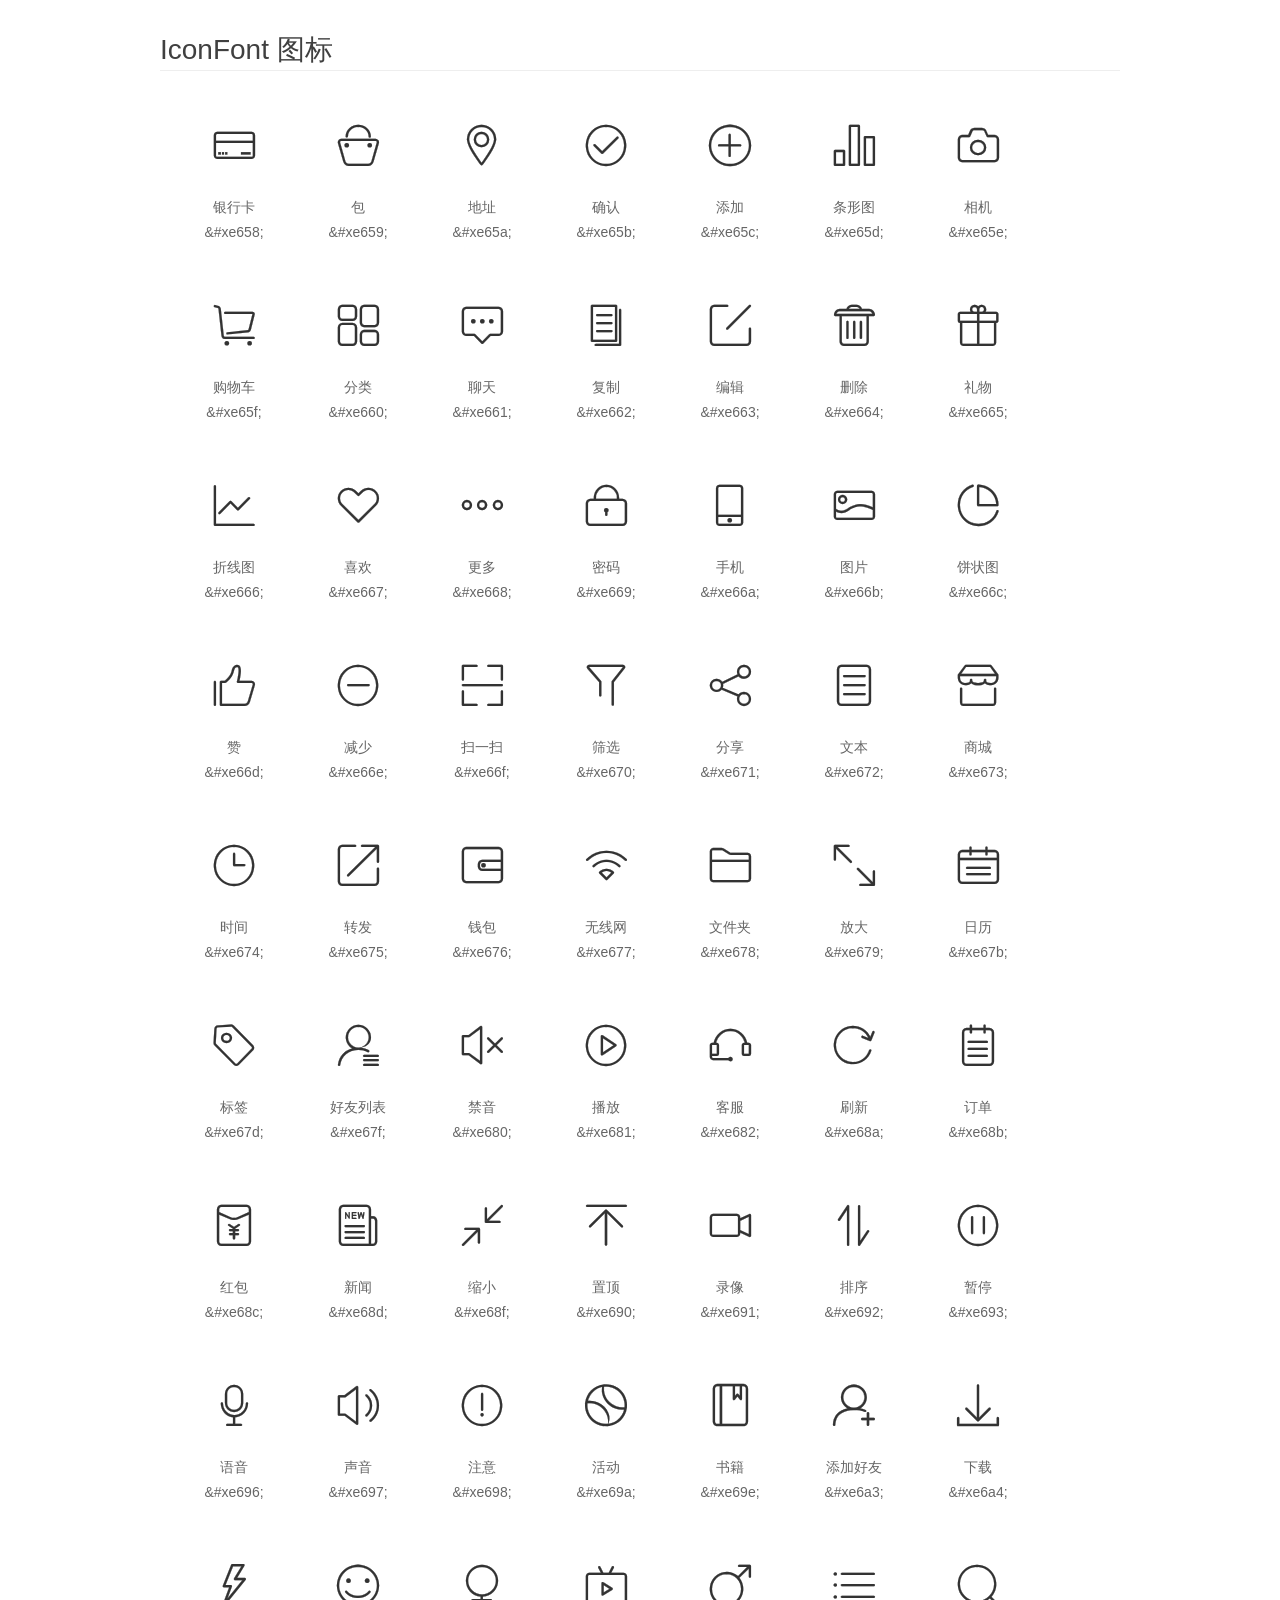
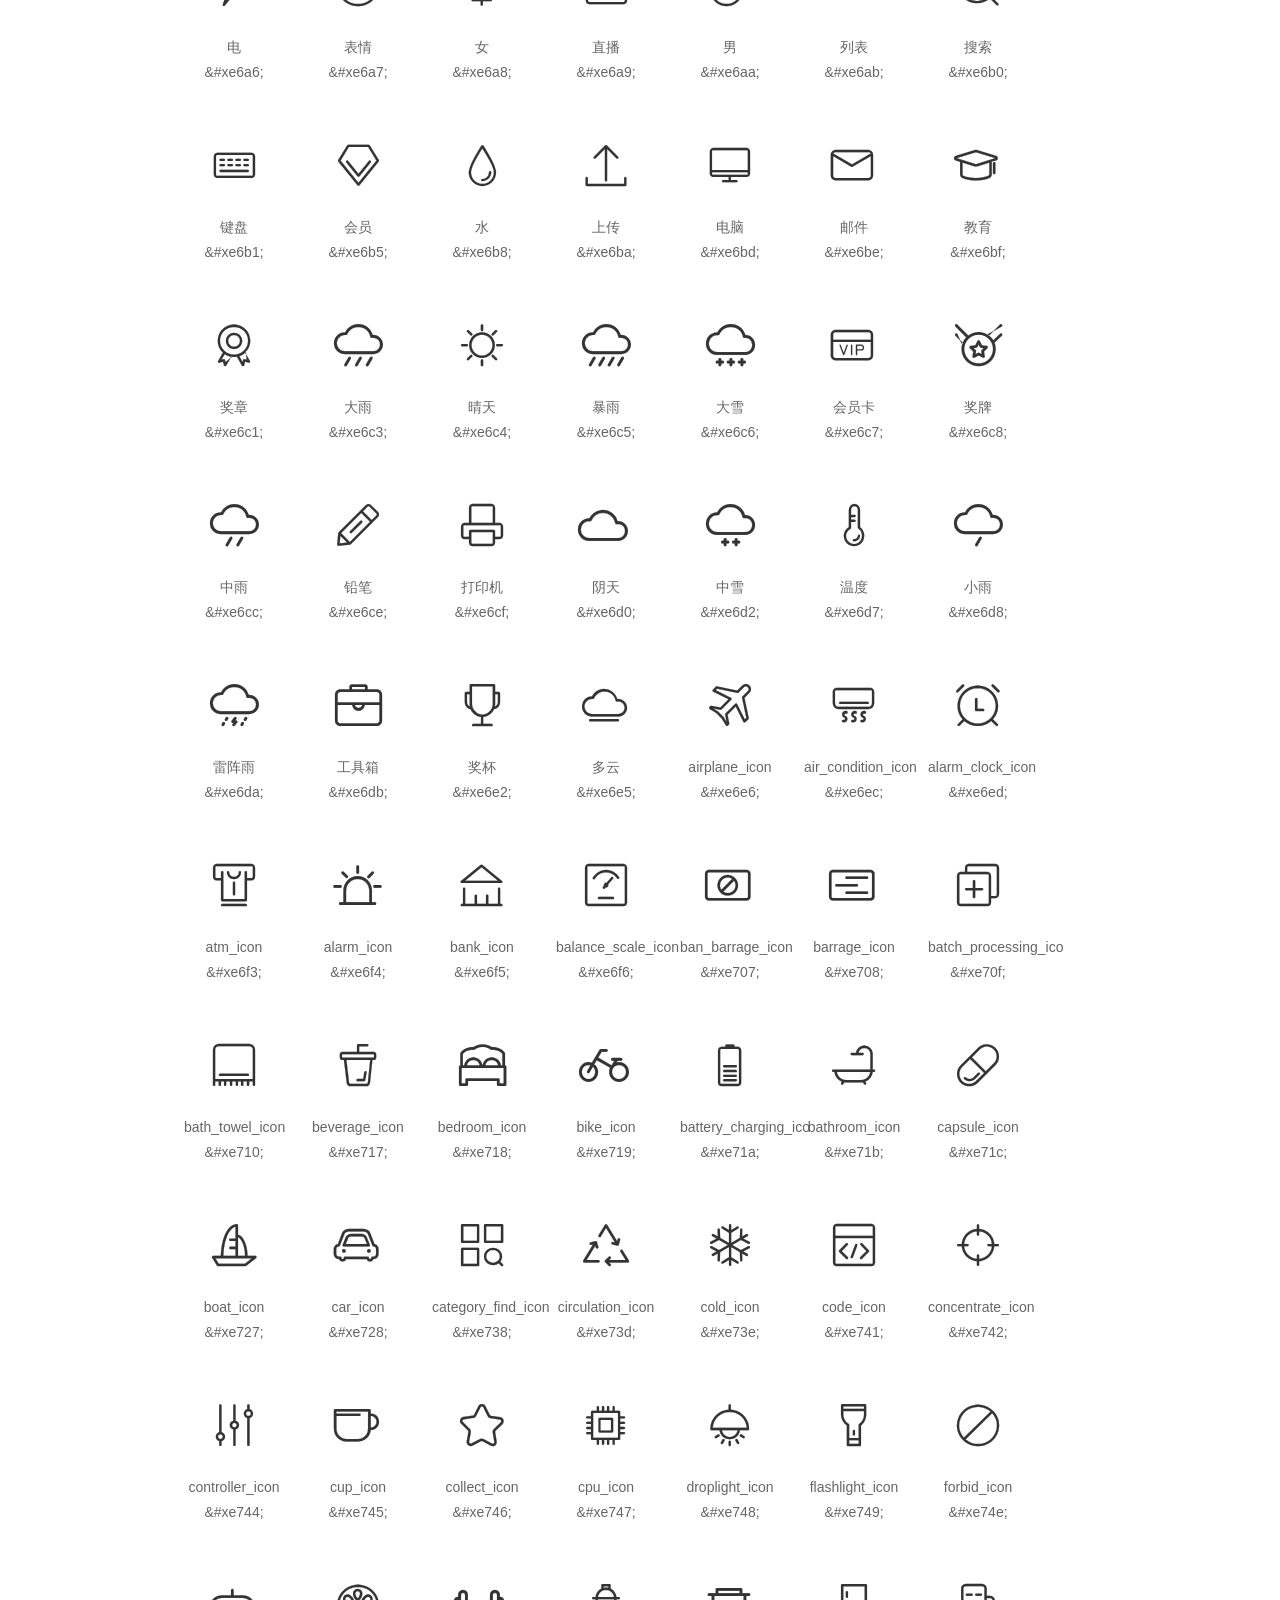
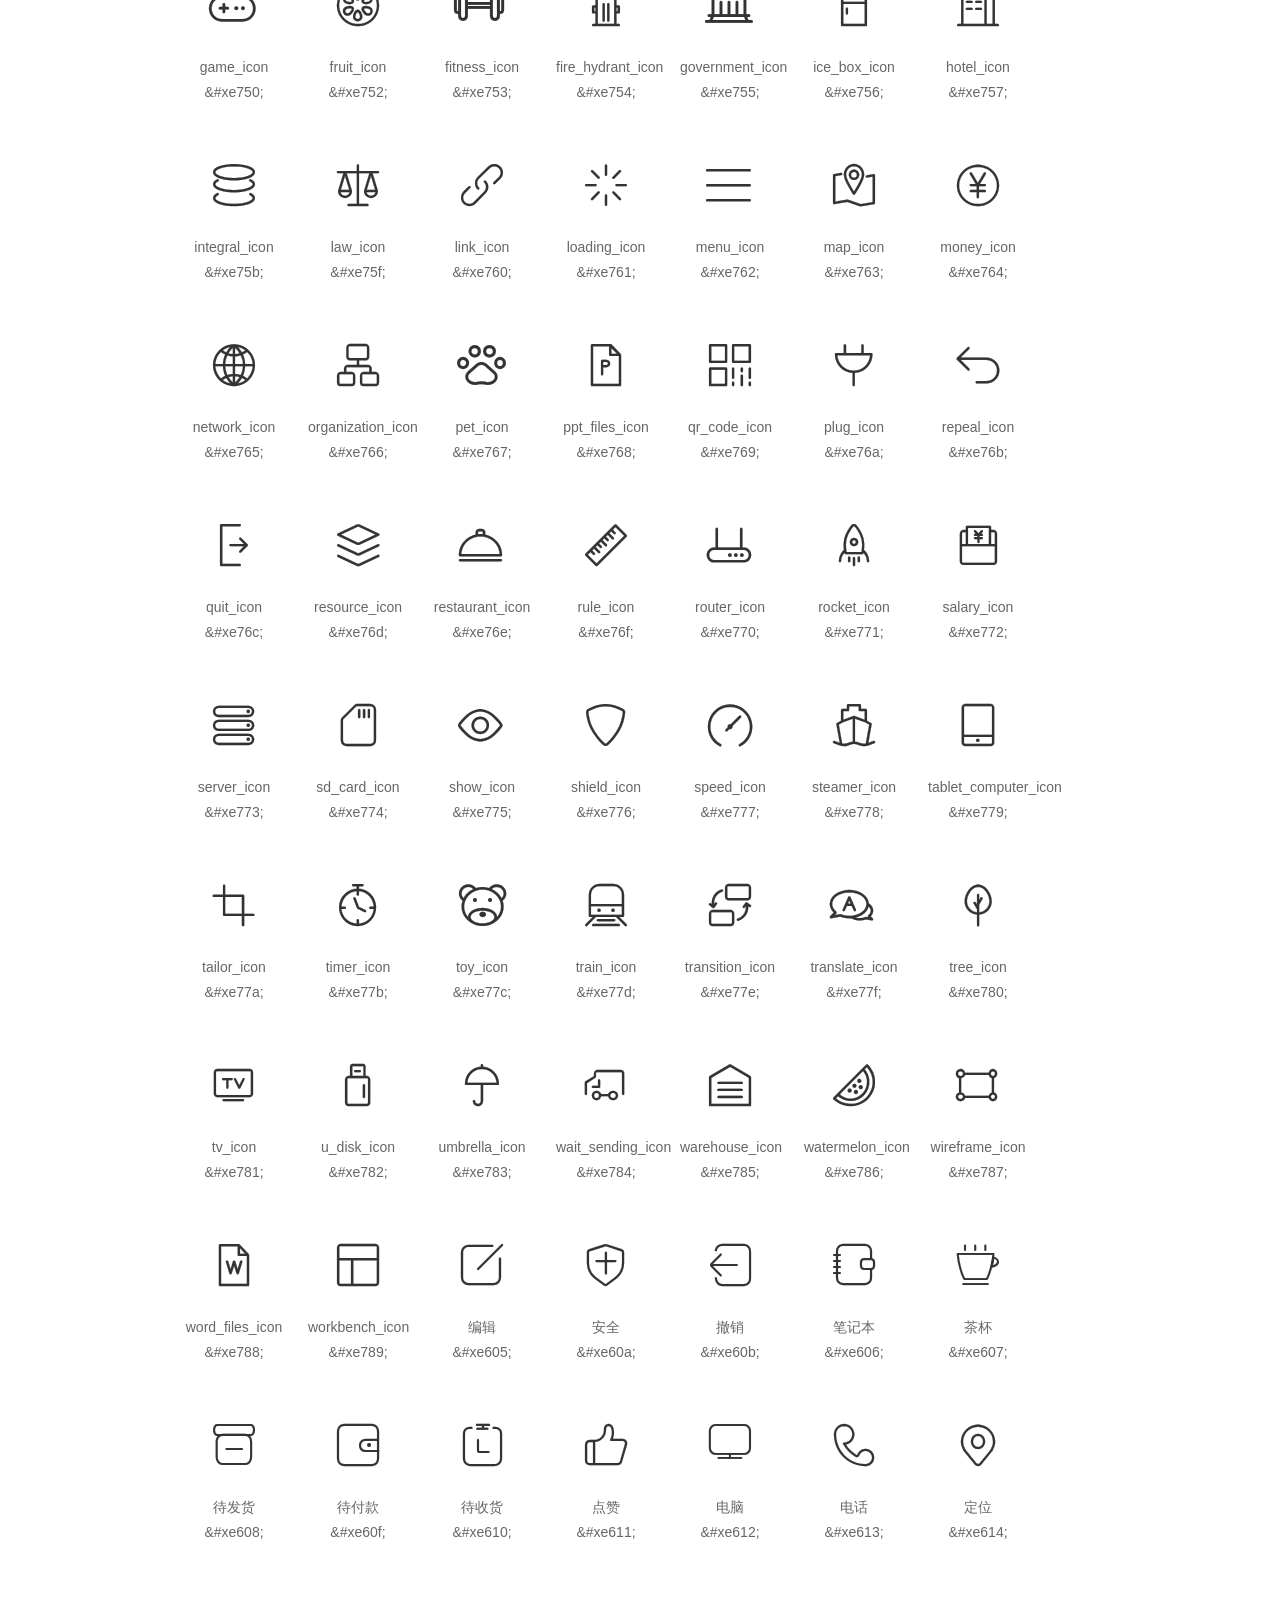
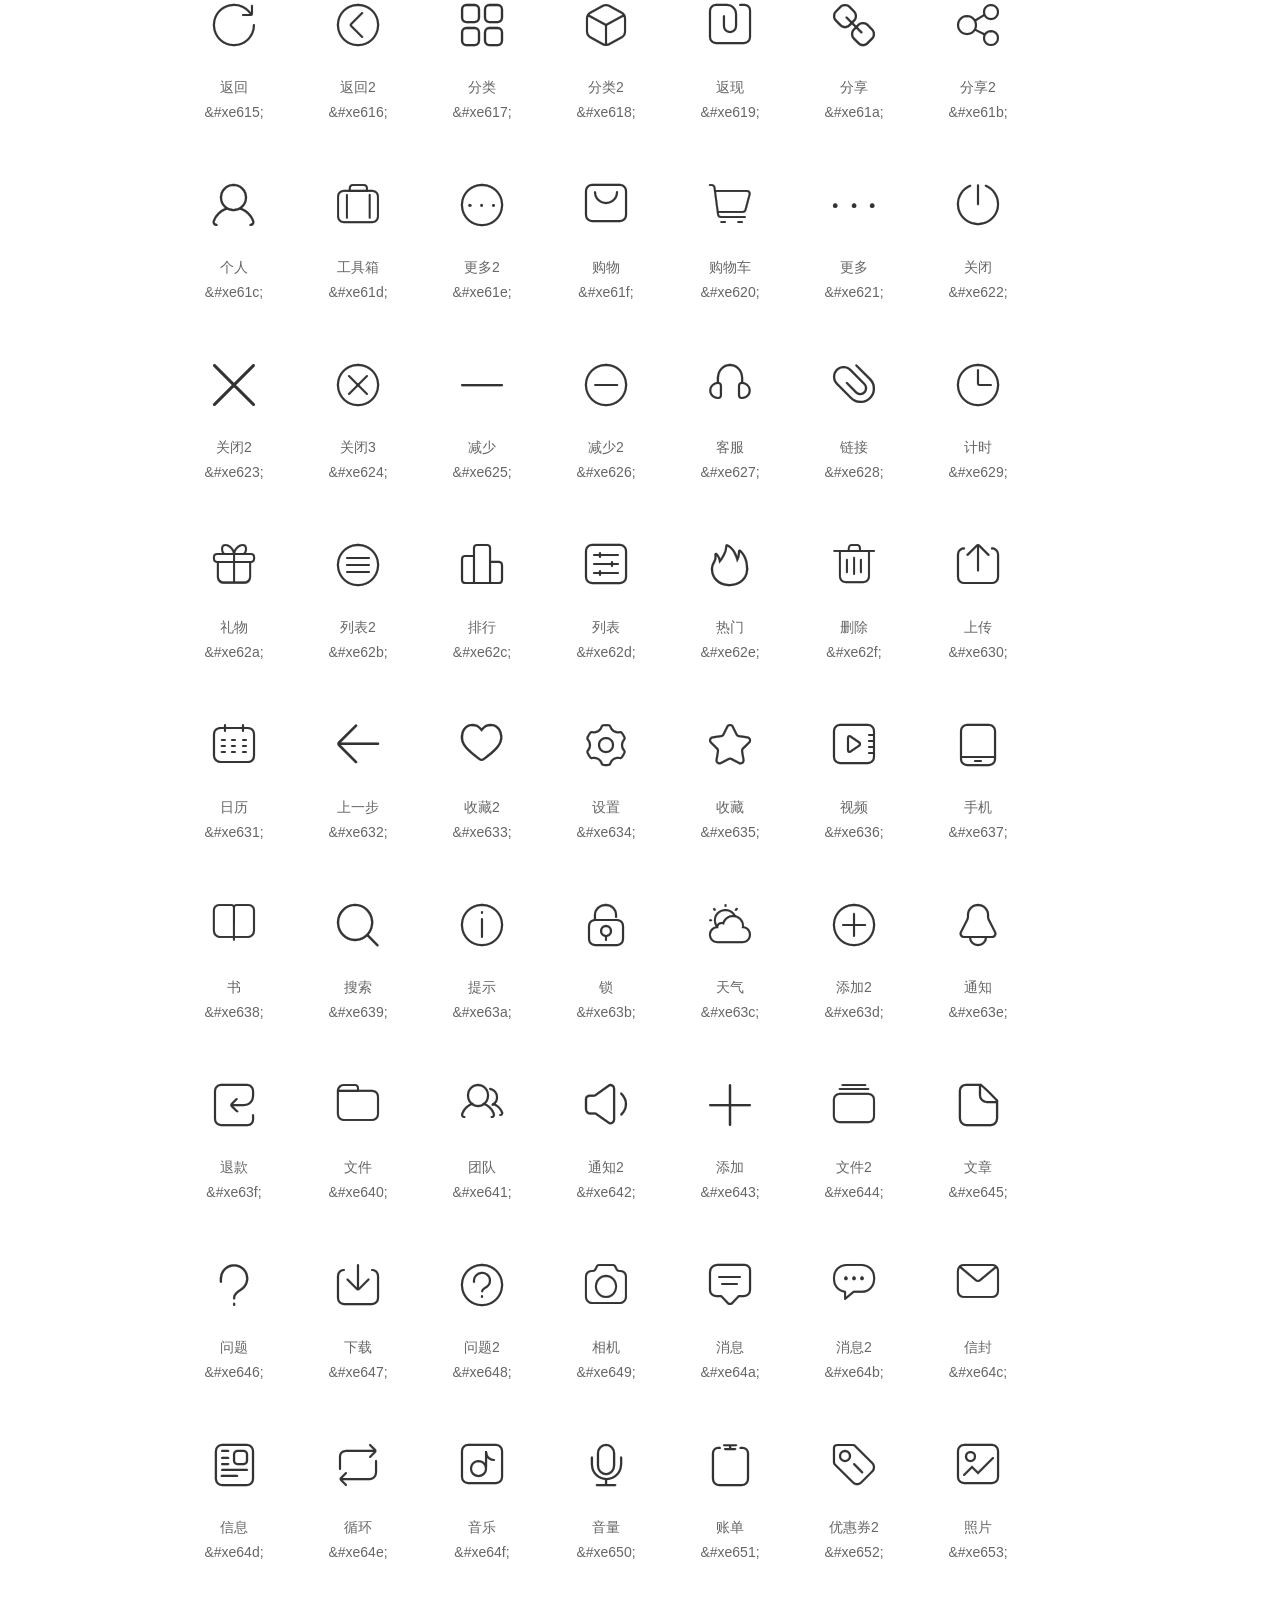
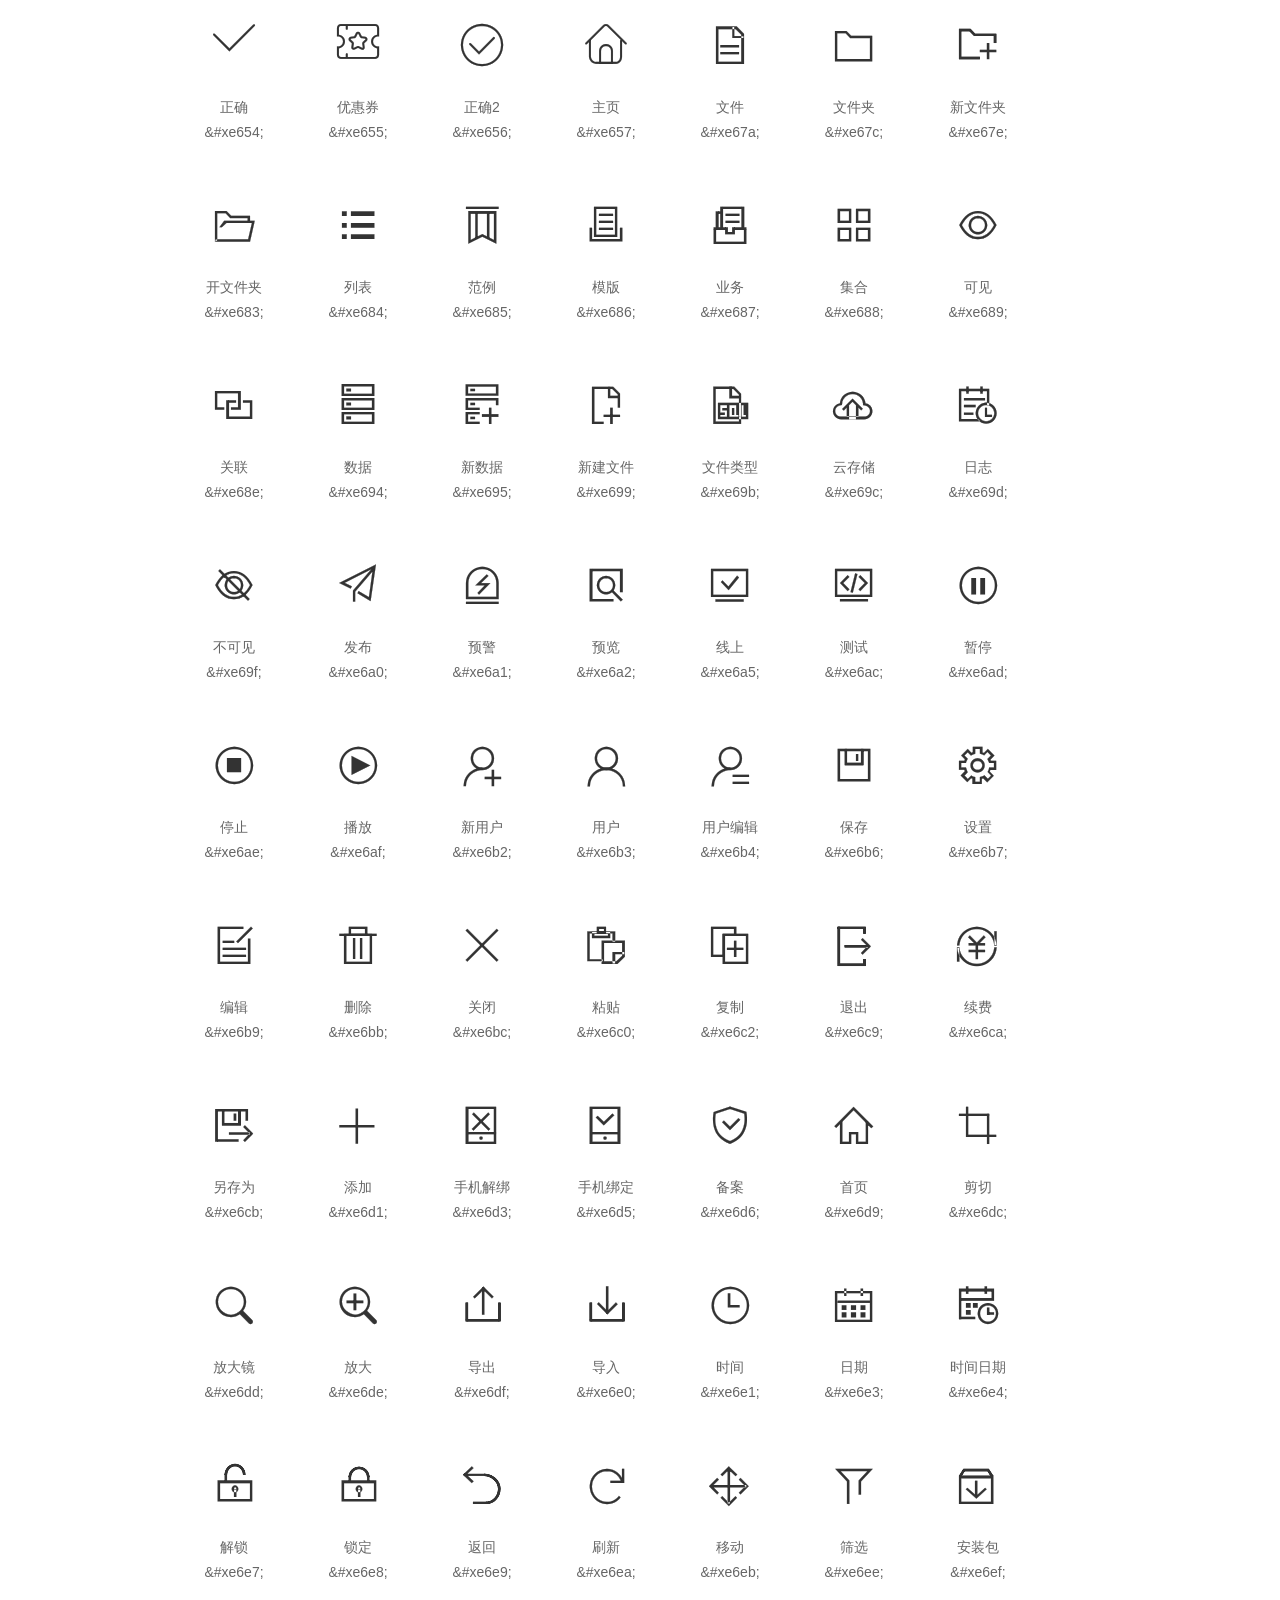
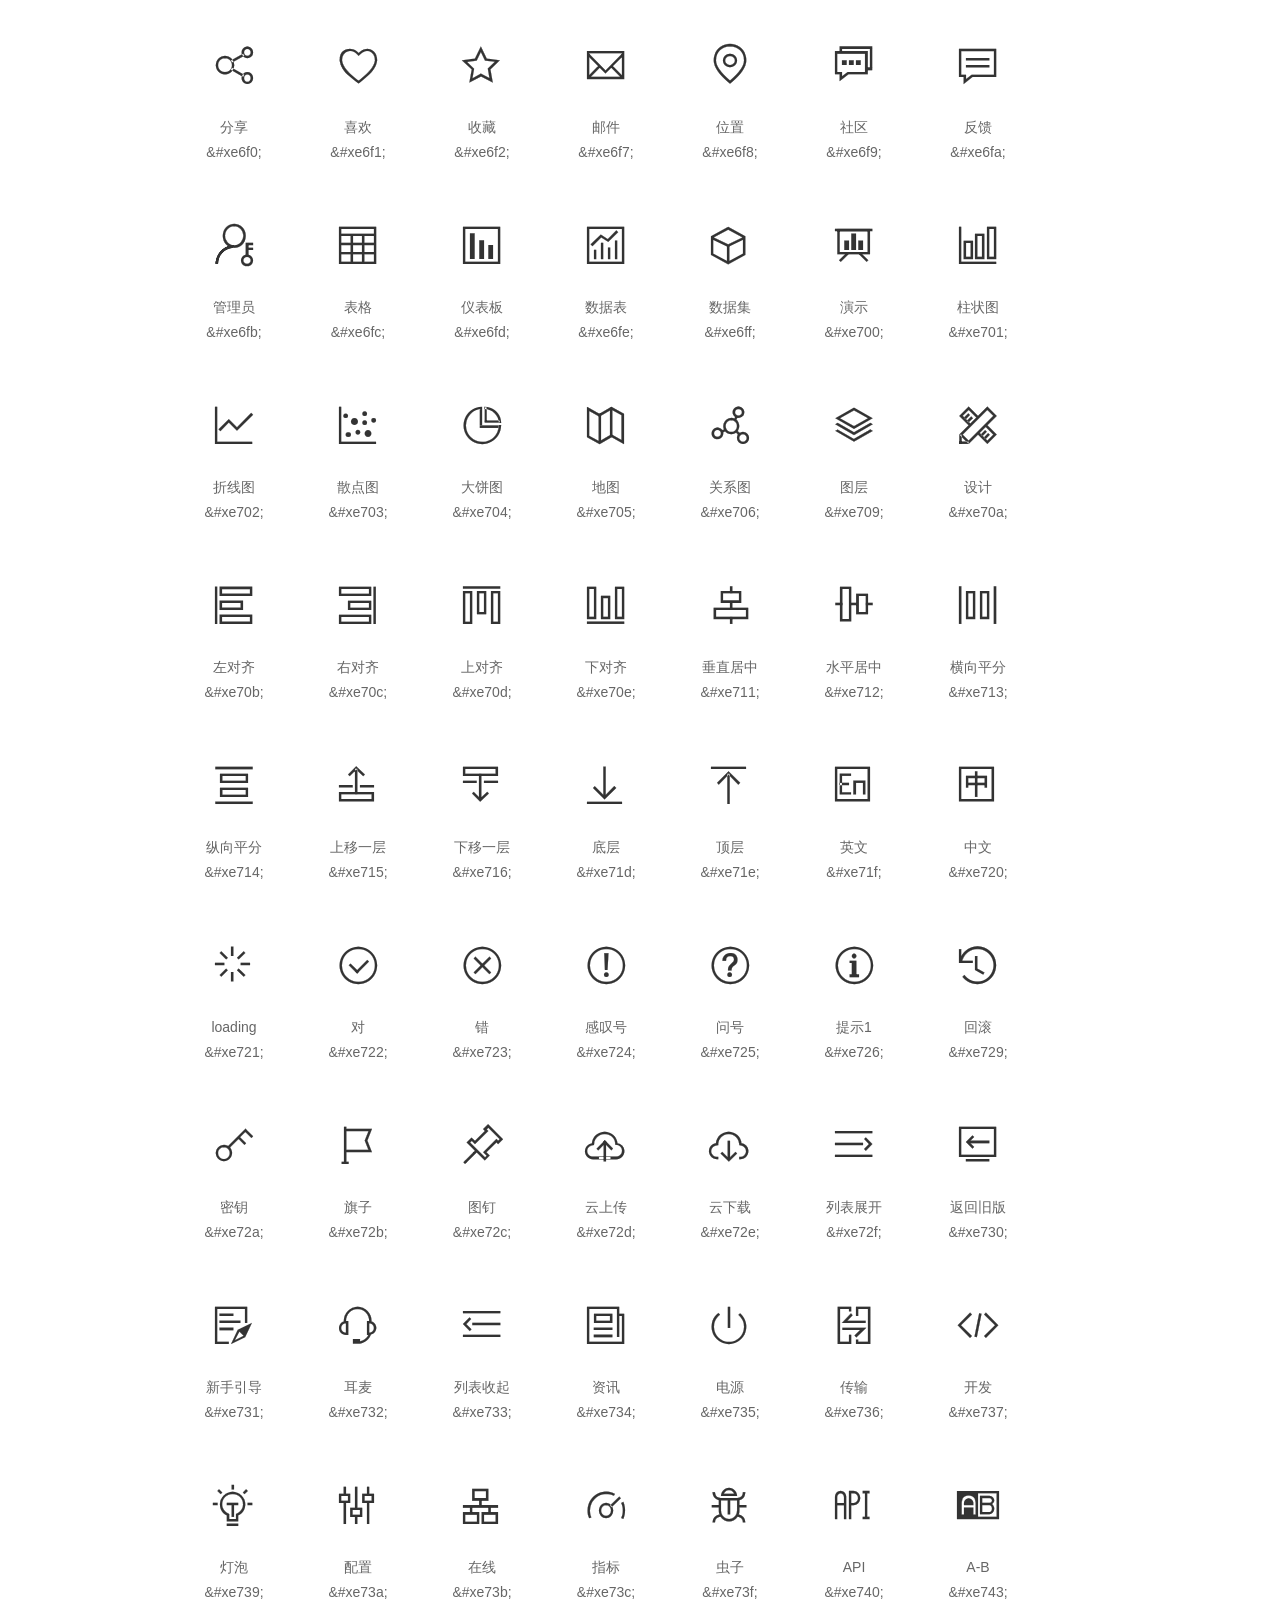
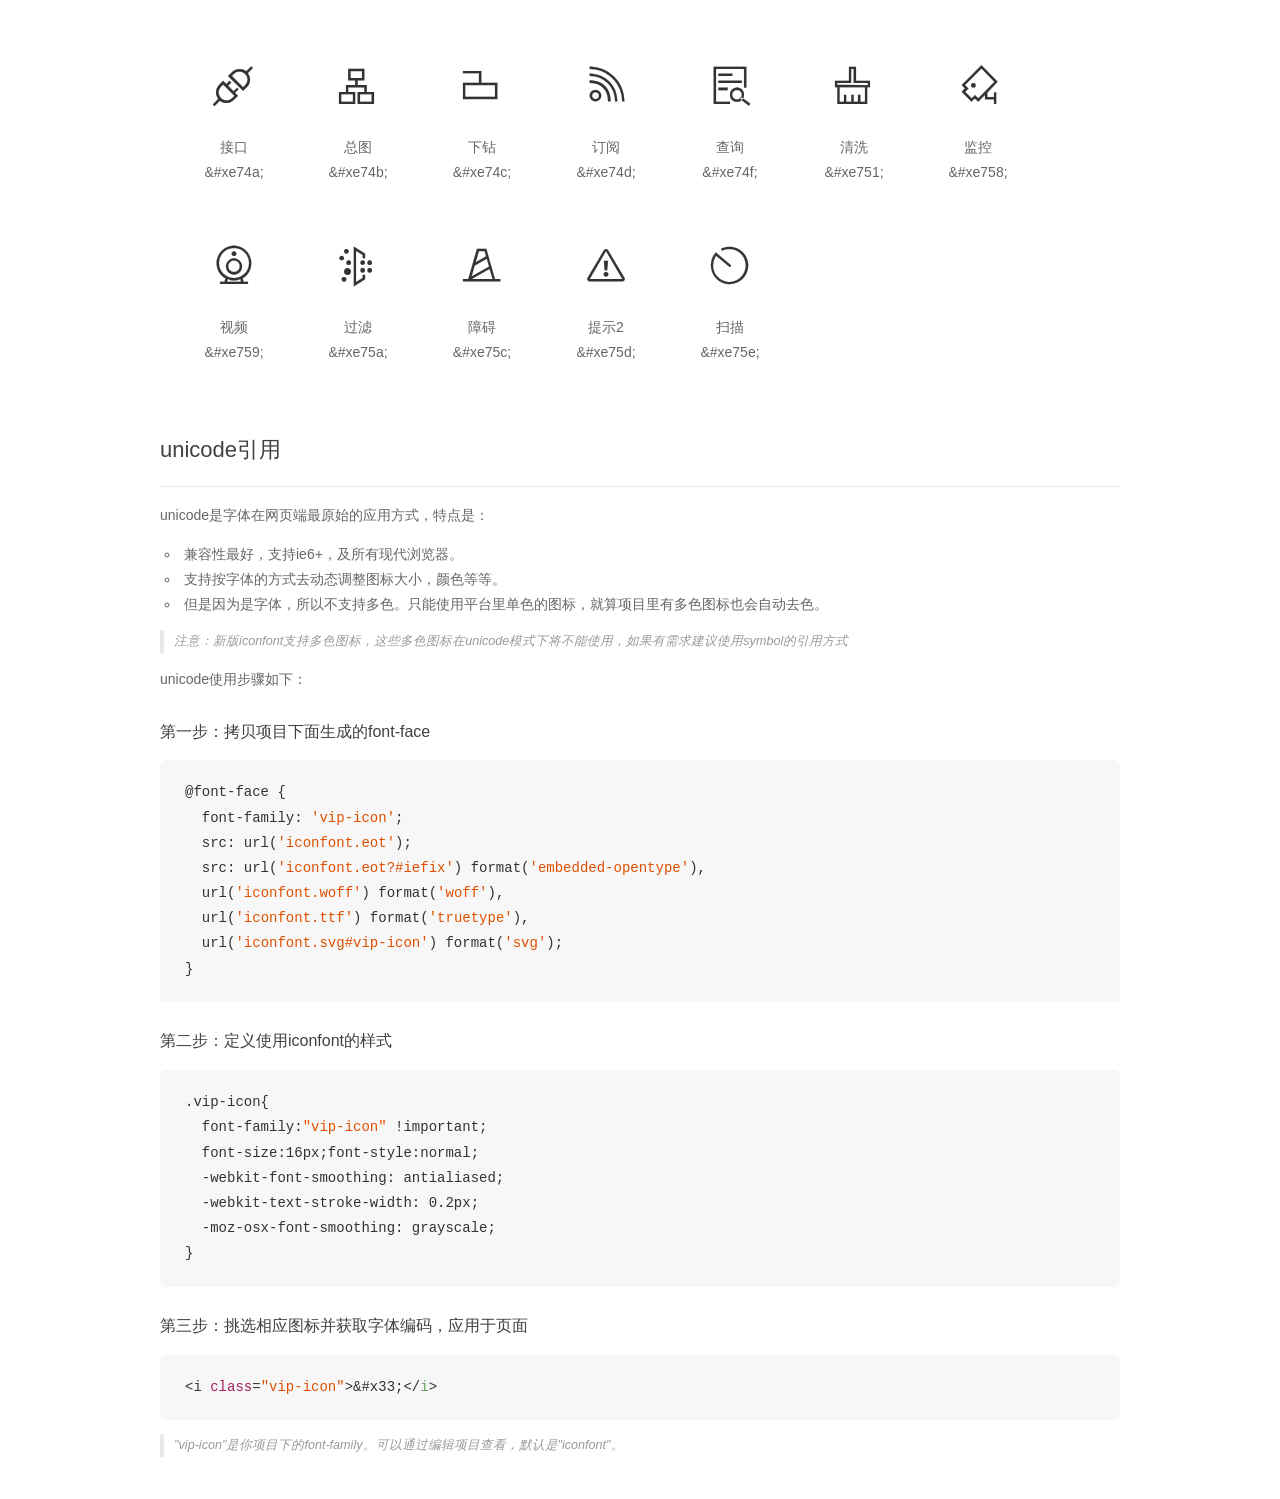
<file: analyze-master/img1.0.0/fonts/base/demo_unicode.html>
<!DOCTYPE html>
<html>
<head>
    <meta charset="utf-8"/>
    <title>IconFont</title>
    <link rel="stylesheet" href="demo.css">

    <style type="text/css">

        @font-face {font-family: "vip-icon";
          src: url('iconfont.eot'); /* IE9*/
          src: url('iconfont.eot#iefix') format('embedded-opentype'), /* IE6-IE8 */
          url('iconfont.woff') format('woff'), /* chrome, firefox */
          url('iconfont.ttf') format('truetype'), /* chrome, firefox, opera, Safari, Android, iOS 4.2+*/
          url('iconfont.svg#vip-icon') format('svg'); /* iOS 4.1- */
        }

        .vip-icon {
          font-family:"vip-icon" !important;
          font-size:16px;
          font-style:normal;
          -webkit-font-smoothing: antialiased;
          -webkit-text-stroke-width: 0.2px;
          -moz-osx-font-smoothing: grayscale;
        }

    </style>
</head>
<body>
    <div class="main markdown">
        <h1>IconFont 图标</h1>
        <ul class="icon_lists clear">
            
                <li>
                <i class="icon vip-icon">&#xe658;</i>
                    <div class="name">银行卡</div>
                    <div class="code">&amp;#xe658;</div>
                </li>
            
                <li>
                <i class="icon vip-icon">&#xe659;</i>
                    <div class="name">包</div>
                    <div class="code">&amp;#xe659;</div>
                </li>
            
                <li>
                <i class="icon vip-icon">&#xe65a;</i>
                    <div class="name">地址</div>
                    <div class="code">&amp;#xe65a;</div>
                </li>
            
                <li>
                <i class="icon vip-icon">&#xe65b;</i>
                    <div class="name">确认</div>
                    <div class="code">&amp;#xe65b;</div>
                </li>
            
                <li>
                <i class="icon vip-icon">&#xe65c;</i>
                    <div class="name">添加</div>
                    <div class="code">&amp;#xe65c;</div>
                </li>
            
                <li>
                <i class="icon vip-icon">&#xe65d;</i>
                    <div class="name">条形图</div>
                    <div class="code">&amp;#xe65d;</div>
                </li>
            
                <li>
                <i class="icon vip-icon">&#xe65e;</i>
                    <div class="name">相机</div>
                    <div class="code">&amp;#xe65e;</div>
                </li>
            
                <li>
                <i class="icon vip-icon">&#xe65f;</i>
                    <div class="name">购物车</div>
                    <div class="code">&amp;#xe65f;</div>
                </li>
            
                <li>
                <i class="icon vip-icon">&#xe660;</i>
                    <div class="name">分类</div>
                    <div class="code">&amp;#xe660;</div>
                </li>
            
                <li>
                <i class="icon vip-icon">&#xe661;</i>
                    <div class="name">聊天</div>
                    <div class="code">&amp;#xe661;</div>
                </li>
            
                <li>
                <i class="icon vip-icon">&#xe662;</i>
                    <div class="name">复制</div>
                    <div class="code">&amp;#xe662;</div>
                </li>
            
                <li>
                <i class="icon vip-icon">&#xe663;</i>
                    <div class="name">编辑</div>
                    <div class="code">&amp;#xe663;</div>
                </li>
            
                <li>
                <i class="icon vip-icon">&#xe664;</i>
                    <div class="name">删除</div>
                    <div class="code">&amp;#xe664;</div>
                </li>
            
                <li>
                <i class="icon vip-icon">&#xe665;</i>
                    <div class="name">礼物</div>
                    <div class="code">&amp;#xe665;</div>
                </li>
            
                <li>
                <i class="icon vip-icon">&#xe666;</i>
                    <div class="name">折线图</div>
                    <div class="code">&amp;#xe666;</div>
                </li>
            
                <li>
                <i class="icon vip-icon">&#xe667;</i>
                    <div class="name">喜欢</div>
                    <div class="code">&amp;#xe667;</div>
                </li>
            
                <li>
                <i class="icon vip-icon">&#xe668;</i>
                    <div class="name">更多</div>
                    <div class="code">&amp;#xe668;</div>
                </li>
            
                <li>
                <i class="icon vip-icon">&#xe669;</i>
                    <div class="name">密码</div>
                    <div class="code">&amp;#xe669;</div>
                </li>
            
                <li>
                <i class="icon vip-icon">&#xe66a;</i>
                    <div class="name">手机</div>
                    <div class="code">&amp;#xe66a;</div>
                </li>
            
                <li>
                <i class="icon vip-icon">&#xe66b;</i>
                    <div class="name">图片</div>
                    <div class="code">&amp;#xe66b;</div>
                </li>
            
                <li>
                <i class="icon vip-icon">&#xe66c;</i>
                    <div class="name">饼状图</div>
                    <div class="code">&amp;#xe66c;</div>
                </li>
            
                <li>
                <i class="icon vip-icon">&#xe66d;</i>
                    <div class="name">赞</div>
                    <div class="code">&amp;#xe66d;</div>
                </li>
            
                <li>
                <i class="icon vip-icon">&#xe66e;</i>
                    <div class="name">减少</div>
                    <div class="code">&amp;#xe66e;</div>
                </li>
            
                <li>
                <i class="icon vip-icon">&#xe66f;</i>
                    <div class="name">扫一扫</div>
                    <div class="code">&amp;#xe66f;</div>
                </li>
            
                <li>
                <i class="icon vip-icon">&#xe670;</i>
                    <div class="name">筛选</div>
                    <div class="code">&amp;#xe670;</div>
                </li>
            
                <li>
                <i class="icon vip-icon">&#xe671;</i>
                    <div class="name">分享</div>
                    <div class="code">&amp;#xe671;</div>
                </li>
            
                <li>
                <i class="icon vip-icon">&#xe672;</i>
                    <div class="name">文本</div>
                    <div class="code">&amp;#xe672;</div>
                </li>
            
                <li>
                <i class="icon vip-icon">&#xe673;</i>
                    <div class="name">商城</div>
                    <div class="code">&amp;#xe673;</div>
                </li>
            
                <li>
                <i class="icon vip-icon">&#xe674;</i>
                    <div class="name">时间</div>
                    <div class="code">&amp;#xe674;</div>
                </li>
            
                <li>
                <i class="icon vip-icon">&#xe675;</i>
                    <div class="name">转发</div>
                    <div class="code">&amp;#xe675;</div>
                </li>
            
                <li>
                <i class="icon vip-icon">&#xe676;</i>
                    <div class="name">钱包</div>
                    <div class="code">&amp;#xe676;</div>
                </li>
            
                <li>
                <i class="icon vip-icon">&#xe677;</i>
                    <div class="name">无线网</div>
                    <div class="code">&amp;#xe677;</div>
                </li>
            
                <li>
                <i class="icon vip-icon">&#xe678;</i>
                    <div class="name">文件夹</div>
                    <div class="code">&amp;#xe678;</div>
                </li>
            
                <li>
                <i class="icon vip-icon">&#xe679;</i>
                    <div class="name">放大</div>
                    <div class="code">&amp;#xe679;</div>
                </li>
            
                <li>
                <i class="icon vip-icon">&#xe67b;</i>
                    <div class="name">日历</div>
                    <div class="code">&amp;#xe67b;</div>
                </li>
            
                <li>
                <i class="icon vip-icon">&#xe67d;</i>
                    <div class="name">标签</div>
                    <div class="code">&amp;#xe67d;</div>
                </li>
            
                <li>
                <i class="icon vip-icon">&#xe67f;</i>
                    <div class="name">好友列表</div>
                    <div class="code">&amp;#xe67f;</div>
                </li>
            
                <li>
                <i class="icon vip-icon">&#xe680;</i>
                    <div class="name">禁音</div>
                    <div class="code">&amp;#xe680;</div>
                </li>
            
                <li>
                <i class="icon vip-icon">&#xe681;</i>
                    <div class="name">播放</div>
                    <div class="code">&amp;#xe681;</div>
                </li>
            
                <li>
                <i class="icon vip-icon">&#xe682;</i>
                    <div class="name">客服</div>
                    <div class="code">&amp;#xe682;</div>
                </li>
            
                <li>
                <i class="icon vip-icon">&#xe68a;</i>
                    <div class="name">刷新</div>
                    <div class="code">&amp;#xe68a;</div>
                </li>
            
                <li>
                <i class="icon vip-icon">&#xe68b;</i>
                    <div class="name">订单</div>
                    <div class="code">&amp;#xe68b;</div>
                </li>
            
                <li>
                <i class="icon vip-icon">&#xe68c;</i>
                    <div class="name">红包</div>
                    <div class="code">&amp;#xe68c;</div>
                </li>
            
                <li>
                <i class="icon vip-icon">&#xe68d;</i>
                    <div class="name">新闻</div>
                    <div class="code">&amp;#xe68d;</div>
                </li>
            
                <li>
                <i class="icon vip-icon">&#xe68f;</i>
                    <div class="name">缩小</div>
                    <div class="code">&amp;#xe68f;</div>
                </li>
            
                <li>
                <i class="icon vip-icon">&#xe690;</i>
                    <div class="name">置顶</div>
                    <div class="code">&amp;#xe690;</div>
                </li>
            
                <li>
                <i class="icon vip-icon">&#xe691;</i>
                    <div class="name">录像</div>
                    <div class="code">&amp;#xe691;</div>
                </li>
            
                <li>
                <i class="icon vip-icon">&#xe692;</i>
                    <div class="name">排序</div>
                    <div class="code">&amp;#xe692;</div>
                </li>
            
                <li>
                <i class="icon vip-icon">&#xe693;</i>
                    <div class="name">暂停</div>
                    <div class="code">&amp;#xe693;</div>
                </li>
            
                <li>
                <i class="icon vip-icon">&#xe696;</i>
                    <div class="name">语音</div>
                    <div class="code">&amp;#xe696;</div>
                </li>
            
                <li>
                <i class="icon vip-icon">&#xe697;</i>
                    <div class="name">声音</div>
                    <div class="code">&amp;#xe697;</div>
                </li>
            
                <li>
                <i class="icon vip-icon">&#xe698;</i>
                    <div class="name">注意</div>
                    <div class="code">&amp;#xe698;</div>
                </li>
            
                <li>
                <i class="icon vip-icon">&#xe69a;</i>
                    <div class="name">活动</div>
                    <div class="code">&amp;#xe69a;</div>
                </li>
            
                <li>
                <i class="icon vip-icon">&#xe69e;</i>
                    <div class="name">书籍</div>
                    <div class="code">&amp;#xe69e;</div>
                </li>
            
                <li>
                <i class="icon vip-icon">&#xe6a3;</i>
                    <div class="name">添加好友</div>
                    <div class="code">&amp;#xe6a3;</div>
                </li>
            
                <li>
                <i class="icon vip-icon">&#xe6a4;</i>
                    <div class="name">下载</div>
                    <div class="code">&amp;#xe6a4;</div>
                </li>
            
                <li>
                <i class="icon vip-icon">&#xe6a6;</i>
                    <div class="name">电</div>
                    <div class="code">&amp;#xe6a6;</div>
                </li>
            
                <li>
                <i class="icon vip-icon">&#xe6a7;</i>
                    <div class="name">表情</div>
                    <div class="code">&amp;#xe6a7;</div>
                </li>
            
                <li>
                <i class="icon vip-icon">&#xe6a8;</i>
                    <div class="name">女</div>
                    <div class="code">&amp;#xe6a8;</div>
                </li>
            
                <li>
                <i class="icon vip-icon">&#xe6a9;</i>
                    <div class="name">直播</div>
                    <div class="code">&amp;#xe6a9;</div>
                </li>
            
                <li>
                <i class="icon vip-icon">&#xe6aa;</i>
                    <div class="name">男</div>
                    <div class="code">&amp;#xe6aa;</div>
                </li>
            
                <li>
                <i class="icon vip-icon">&#xe6ab;</i>
                    <div class="name">列表</div>
                    <div class="code">&amp;#xe6ab;</div>
                </li>
            
                <li>
                <i class="icon vip-icon">&#xe6b0;</i>
                    <div class="name">搜索</div>
                    <div class="code">&amp;#xe6b0;</div>
                </li>
            
                <li>
                <i class="icon vip-icon">&#xe6b1;</i>
                    <div class="name">键盘</div>
                    <div class="code">&amp;#xe6b1;</div>
                </li>
            
                <li>
                <i class="icon vip-icon">&#xe6b5;</i>
                    <div class="name">会员</div>
                    <div class="code">&amp;#xe6b5;</div>
                </li>
            
                <li>
                <i class="icon vip-icon">&#xe6b8;</i>
                    <div class="name">水</div>
                    <div class="code">&amp;#xe6b8;</div>
                </li>
            
                <li>
                <i class="icon vip-icon">&#xe6ba;</i>
                    <div class="name">上传</div>
                    <div class="code">&amp;#xe6ba;</div>
                </li>
            
                <li>
                <i class="icon vip-icon">&#xe6bd;</i>
                    <div class="name">电脑</div>
                    <div class="code">&amp;#xe6bd;</div>
                </li>
            
                <li>
                <i class="icon vip-icon">&#xe6be;</i>
                    <div class="name">邮件</div>
                    <div class="code">&amp;#xe6be;</div>
                </li>
            
                <li>
                <i class="icon vip-icon">&#xe6bf;</i>
                    <div class="name">教育</div>
                    <div class="code">&amp;#xe6bf;</div>
                </li>
            
                <li>
                <i class="icon vip-icon">&#xe6c1;</i>
                    <div class="name">奖章</div>
                    <div class="code">&amp;#xe6c1;</div>
                </li>
            
                <li>
                <i class="icon vip-icon">&#xe6c3;</i>
                    <div class="name">大雨</div>
                    <div class="code">&amp;#xe6c3;</div>
                </li>
            
                <li>
                <i class="icon vip-icon">&#xe6c4;</i>
                    <div class="name">晴天</div>
                    <div class="code">&amp;#xe6c4;</div>
                </li>
            
                <li>
                <i class="icon vip-icon">&#xe6c5;</i>
                    <div class="name">暴雨</div>
                    <div class="code">&amp;#xe6c5;</div>
                </li>
            
                <li>
                <i class="icon vip-icon">&#xe6c6;</i>
                    <div class="name">大雪</div>
                    <div class="code">&amp;#xe6c6;</div>
                </li>
            
                <li>
                <i class="icon vip-icon">&#xe6c7;</i>
                    <div class="name">会员卡</div>
                    <div class="code">&amp;#xe6c7;</div>
                </li>
            
                <li>
                <i class="icon vip-icon">&#xe6c8;</i>
                    <div class="name">奖牌</div>
                    <div class="code">&amp;#xe6c8;</div>
                </li>
            
                <li>
                <i class="icon vip-icon">&#xe6cc;</i>
                    <div class="name">中雨</div>
                    <div class="code">&amp;#xe6cc;</div>
                </li>
            
                <li>
                <i class="icon vip-icon">&#xe6ce;</i>
                    <div class="name">铅笔</div>
                    <div class="code">&amp;#xe6ce;</div>
                </li>
            
                <li>
                <i class="icon vip-icon">&#xe6cf;</i>
                    <div class="name">打印机</div>
                    <div class="code">&amp;#xe6cf;</div>
                </li>
            
                <li>
                <i class="icon vip-icon">&#xe6d0;</i>
                    <div class="name">阴天</div>
                    <div class="code">&amp;#xe6d0;</div>
                </li>
            
                <li>
                <i class="icon vip-icon">&#xe6d2;</i>
                    <div class="name">中雪</div>
                    <div class="code">&amp;#xe6d2;</div>
                </li>
            
                <li>
                <i class="icon vip-icon">&#xe6d7;</i>
                    <div class="name">温度</div>
                    <div class="code">&amp;#xe6d7;</div>
                </li>
            
                <li>
                <i class="icon vip-icon">&#xe6d8;</i>
                    <div class="name">小雨</div>
                    <div class="code">&amp;#xe6d8;</div>
                </li>
            
                <li>
                <i class="icon vip-icon">&#xe6da;</i>
                    <div class="name">雷阵雨</div>
                    <div class="code">&amp;#xe6da;</div>
                </li>
            
                <li>
                <i class="icon vip-icon">&#xe6db;</i>
                    <div class="name">工具箱</div>
                    <div class="code">&amp;#xe6db;</div>
                </li>
            
                <li>
                <i class="icon vip-icon">&#xe6e2;</i>
                    <div class="name">奖杯</div>
                    <div class="code">&amp;#xe6e2;</div>
                </li>
            
                <li>
                <i class="icon vip-icon">&#xe6e5;</i>
                    <div class="name">多云</div>
                    <div class="code">&amp;#xe6e5;</div>
                </li>
            
                <li>
                <i class="icon vip-icon">&#xe6e6;</i>
                    <div class="name">airplane_icon</div>
                    <div class="code">&amp;#xe6e6;</div>
                </li>
            
                <li>
                <i class="icon vip-icon">&#xe6ec;</i>
                    <div class="name">air_condition_icon</div>
                    <div class="code">&amp;#xe6ec;</div>
                </li>
            
                <li>
                <i class="icon vip-icon">&#xe6ed;</i>
                    <div class="name">alarm_clock_icon</div>
                    <div class="code">&amp;#xe6ed;</div>
                </li>
            
                <li>
                <i class="icon vip-icon">&#xe6f3;</i>
                    <div class="name">atm_icon</div>
                    <div class="code">&amp;#xe6f3;</div>
                </li>
            
                <li>
                <i class="icon vip-icon">&#xe6f4;</i>
                    <div class="name">alarm_icon</div>
                    <div class="code">&amp;#xe6f4;</div>
                </li>
            
                <li>
                <i class="icon vip-icon">&#xe6f5;</i>
                    <div class="name">bank_icon</div>
                    <div class="code">&amp;#xe6f5;</div>
                </li>
            
                <li>
                <i class="icon vip-icon">&#xe6f6;</i>
                    <div class="name">balance_scale_icon</div>
                    <div class="code">&amp;#xe6f6;</div>
                </li>
            
                <li>
                <i class="icon vip-icon">&#xe707;</i>
                    <div class="name">ban_barrage_icon</div>
                    <div class="code">&amp;#xe707;</div>
                </li>
            
                <li>
                <i class="icon vip-icon">&#xe708;</i>
                    <div class="name">barrage_icon</div>
                    <div class="code">&amp;#xe708;</div>
                </li>
            
                <li>
                <i class="icon vip-icon">&#xe70f;</i>
                    <div class="name">batch_processing_ico</div>
                    <div class="code">&amp;#xe70f;</div>
                </li>
            
                <li>
                <i class="icon vip-icon">&#xe710;</i>
                    <div class="name">bath_towel_icon</div>
                    <div class="code">&amp;#xe710;</div>
                </li>
            
                <li>
                <i class="icon vip-icon">&#xe717;</i>
                    <div class="name">beverage_icon</div>
                    <div class="code">&amp;#xe717;</div>
                </li>
            
                <li>
                <i class="icon vip-icon">&#xe718;</i>
                    <div class="name">bedroom_icon</div>
                    <div class="code">&amp;#xe718;</div>
                </li>
            
                <li>
                <i class="icon vip-icon">&#xe719;</i>
                    <div class="name">bike_icon</div>
                    <div class="code">&amp;#xe719;</div>
                </li>
            
                <li>
                <i class="icon vip-icon">&#xe71a;</i>
                    <div class="name">battery_charging_ico</div>
                    <div class="code">&amp;#xe71a;</div>
                </li>
            
                <li>
                <i class="icon vip-icon">&#xe71b;</i>
                    <div class="name">bathroom_icon</div>
                    <div class="code">&amp;#xe71b;</div>
                </li>
            
                <li>
                <i class="icon vip-icon">&#xe71c;</i>
                    <div class="name">capsule_icon</div>
                    <div class="code">&amp;#xe71c;</div>
                </li>
            
                <li>
                <i class="icon vip-icon">&#xe727;</i>
                    <div class="name">boat_icon</div>
                    <div class="code">&amp;#xe727;</div>
                </li>
            
                <li>
                <i class="icon vip-icon">&#xe728;</i>
                    <div class="name">car_icon</div>
                    <div class="code">&amp;#xe728;</div>
                </li>
            
                <li>
                <i class="icon vip-icon">&#xe738;</i>
                    <div class="name">category_find_icon</div>
                    <div class="code">&amp;#xe738;</div>
                </li>
            
                <li>
                <i class="icon vip-icon">&#xe73d;</i>
                    <div class="name">circulation_icon</div>
                    <div class="code">&amp;#xe73d;</div>
                </li>
            
                <li>
                <i class="icon vip-icon">&#xe73e;</i>
                    <div class="name">cold_icon</div>
                    <div class="code">&amp;#xe73e;</div>
                </li>
            
                <li>
                <i class="icon vip-icon">&#xe741;</i>
                    <div class="name">code_icon</div>
                    <div class="code">&amp;#xe741;</div>
                </li>
            
                <li>
                <i class="icon vip-icon">&#xe742;</i>
                    <div class="name">concentrate_icon</div>
                    <div class="code">&amp;#xe742;</div>
                </li>
            
                <li>
                <i class="icon vip-icon">&#xe744;</i>
                    <div class="name">controller_icon</div>
                    <div class="code">&amp;#xe744;</div>
                </li>
            
                <li>
                <i class="icon vip-icon">&#xe745;</i>
                    <div class="name">cup_icon</div>
                    <div class="code">&amp;#xe745;</div>
                </li>
            
                <li>
                <i class="icon vip-icon">&#xe746;</i>
                    <div class="name">collect_icon</div>
                    <div class="code">&amp;#xe746;</div>
                </li>
            
                <li>
                <i class="icon vip-icon">&#xe747;</i>
                    <div class="name">cpu_icon</div>
                    <div class="code">&amp;#xe747;</div>
                </li>
            
                <li>
                <i class="icon vip-icon">&#xe748;</i>
                    <div class="name">droplight_icon</div>
                    <div class="code">&amp;#xe748;</div>
                </li>
            
                <li>
                <i class="icon vip-icon">&#xe749;</i>
                    <div class="name">flashlight_icon</div>
                    <div class="code">&amp;#xe749;</div>
                </li>
            
                <li>
                <i class="icon vip-icon">&#xe74e;</i>
                    <div class="name">forbid_icon</div>
                    <div class="code">&amp;#xe74e;</div>
                </li>
            
                <li>
                <i class="icon vip-icon">&#xe750;</i>
                    <div class="name">game_icon</div>
                    <div class="code">&amp;#xe750;</div>
                </li>
            
                <li>
                <i class="icon vip-icon">&#xe752;</i>
                    <div class="name">fruit_icon</div>
                    <div class="code">&amp;#xe752;</div>
                </li>
            
                <li>
                <i class="icon vip-icon">&#xe753;</i>
                    <div class="name">fitness_icon</div>
                    <div class="code">&amp;#xe753;</div>
                </li>
            
                <li>
                <i class="icon vip-icon">&#xe754;</i>
                    <div class="name">fire_hydrant_icon</div>
                    <div class="code">&amp;#xe754;</div>
                </li>
            
                <li>
                <i class="icon vip-icon">&#xe755;</i>
                    <div class="name">government_icon</div>
                    <div class="code">&amp;#xe755;</div>
                </li>
            
                <li>
                <i class="icon vip-icon">&#xe756;</i>
                    <div class="name">ice_box_icon</div>
                    <div class="code">&amp;#xe756;</div>
                </li>
            
                <li>
                <i class="icon vip-icon">&#xe757;</i>
                    <div class="name">hotel_icon</div>
                    <div class="code">&amp;#xe757;</div>
                </li>
            
                <li>
                <i class="icon vip-icon">&#xe75b;</i>
                    <div class="name">integral_icon</div>
                    <div class="code">&amp;#xe75b;</div>
                </li>
            
                <li>
                <i class="icon vip-icon">&#xe75f;</i>
                    <div class="name">law_icon</div>
                    <div class="code">&amp;#xe75f;</div>
                </li>
            
                <li>
                <i class="icon vip-icon">&#xe760;</i>
                    <div class="name">link_icon</div>
                    <div class="code">&amp;#xe760;</div>
                </li>
            
                <li>
                <i class="icon vip-icon">&#xe761;</i>
                    <div class="name">loading_icon</div>
                    <div class="code">&amp;#xe761;</div>
                </li>
            
                <li>
                <i class="icon vip-icon">&#xe762;</i>
                    <div class="name">menu_icon</div>
                    <div class="code">&amp;#xe762;</div>
                </li>
            
                <li>
                <i class="icon vip-icon">&#xe763;</i>
                    <div class="name">map_icon</div>
                    <div class="code">&amp;#xe763;</div>
                </li>
            
                <li>
                <i class="icon vip-icon">&#xe764;</i>
                    <div class="name">money_icon</div>
                    <div class="code">&amp;#xe764;</div>
                </li>
            
                <li>
                <i class="icon vip-icon">&#xe765;</i>
                    <div class="name">network_icon</div>
                    <div class="code">&amp;#xe765;</div>
                </li>
            
                <li>
                <i class="icon vip-icon">&#xe766;</i>
                    <div class="name">organization_icon</div>
                    <div class="code">&amp;#xe766;</div>
                </li>
            
                <li>
                <i class="icon vip-icon">&#xe767;</i>
                    <div class="name">pet_icon</div>
                    <div class="code">&amp;#xe767;</div>
                </li>
            
                <li>
                <i class="icon vip-icon">&#xe768;</i>
                    <div class="name">ppt_files_icon</div>
                    <div class="code">&amp;#xe768;</div>
                </li>
            
                <li>
                <i class="icon vip-icon">&#xe769;</i>
                    <div class="name">qr_code_icon</div>
                    <div class="code">&amp;#xe769;</div>
                </li>
            
                <li>
                <i class="icon vip-icon">&#xe76a;</i>
                    <div class="name">plug_icon</div>
                    <div class="code">&amp;#xe76a;</div>
                </li>
            
                <li>
                <i class="icon vip-icon">&#xe76b;</i>
                    <div class="name">repeal_icon</div>
                    <div class="code">&amp;#xe76b;</div>
                </li>
            
                <li>
                <i class="icon vip-icon">&#xe76c;</i>
                    <div class="name">quit_icon</div>
                    <div class="code">&amp;#xe76c;</div>
                </li>
            
                <li>
                <i class="icon vip-icon">&#xe76d;</i>
                    <div class="name">resource_icon</div>
                    <div class="code">&amp;#xe76d;</div>
                </li>
            
                <li>
                <i class="icon vip-icon">&#xe76e;</i>
                    <div class="name">restaurant_icon</div>
                    <div class="code">&amp;#xe76e;</div>
                </li>
            
                <li>
                <i class="icon vip-icon">&#xe76f;</i>
                    <div class="name">rule_icon</div>
                    <div class="code">&amp;#xe76f;</div>
                </li>
            
                <li>
                <i class="icon vip-icon">&#xe770;</i>
                    <div class="name">router_icon</div>
                    <div class="code">&amp;#xe770;</div>
                </li>
            
                <li>
                <i class="icon vip-icon">&#xe771;</i>
                    <div class="name">rocket_icon</div>
                    <div class="code">&amp;#xe771;</div>
                </li>
            
                <li>
                <i class="icon vip-icon">&#xe772;</i>
                    <div class="name">salary_icon</div>
                    <div class="code">&amp;#xe772;</div>
                </li>
            
                <li>
                <i class="icon vip-icon">&#xe773;</i>
                    <div class="name">server_icon</div>
                    <div class="code">&amp;#xe773;</div>
                </li>
            
                <li>
                <i class="icon vip-icon">&#xe774;</i>
                    <div class="name">sd_card_icon</div>
                    <div class="code">&amp;#xe774;</div>
                </li>
            
                <li>
                <i class="icon vip-icon">&#xe775;</i>
                    <div class="name">show_icon</div>
                    <div class="code">&amp;#xe775;</div>
                </li>
            
                <li>
                <i class="icon vip-icon">&#xe776;</i>
                    <div class="name">shield_icon</div>
                    <div class="code">&amp;#xe776;</div>
                </li>
            
                <li>
                <i class="icon vip-icon">&#xe777;</i>
                    <div class="name">speed_icon</div>
                    <div class="code">&amp;#xe777;</div>
                </li>
            
                <li>
                <i class="icon vip-icon">&#xe778;</i>
                    <div class="name">steamer_icon</div>
                    <div class="code">&amp;#xe778;</div>
                </li>
            
                <li>
                <i class="icon vip-icon">&#xe779;</i>
                    <div class="name">tablet_computer_icon</div>
                    <div class="code">&amp;#xe779;</div>
                </li>
            
                <li>
                <i class="icon vip-icon">&#xe77a;</i>
                    <div class="name">tailor_icon</div>
                    <div class="code">&amp;#xe77a;</div>
                </li>
            
                <li>
                <i class="icon vip-icon">&#xe77b;</i>
                    <div class="name">timer_icon</div>
                    <div class="code">&amp;#xe77b;</div>
                </li>
            
                <li>
                <i class="icon vip-icon">&#xe77c;</i>
                    <div class="name">toy_icon</div>
                    <div class="code">&amp;#xe77c;</div>
                </li>
            
                <li>
                <i class="icon vip-icon">&#xe77d;</i>
                    <div class="name">train_icon</div>
                    <div class="code">&amp;#xe77d;</div>
                </li>
            
                <li>
                <i class="icon vip-icon">&#xe77e;</i>
                    <div class="name">transition_icon</div>
                    <div class="code">&amp;#xe77e;</div>
                </li>
            
                <li>
                <i class="icon vip-icon">&#xe77f;</i>
                    <div class="name">translate_icon</div>
                    <div class="code">&amp;#xe77f;</div>
                </li>
            
                <li>
                <i class="icon vip-icon">&#xe780;</i>
                    <div class="name">tree_icon</div>
                    <div class="code">&amp;#xe780;</div>
                </li>
            
                <li>
                <i class="icon vip-icon">&#xe781;</i>
                    <div class="name">tv_icon</div>
                    <div class="code">&amp;#xe781;</div>
                </li>
            
                <li>
                <i class="icon vip-icon">&#xe782;</i>
                    <div class="name">u_disk_icon</div>
                    <div class="code">&amp;#xe782;</div>
                </li>
            
                <li>
                <i class="icon vip-icon">&#xe783;</i>
                    <div class="name">umbrella_icon</div>
                    <div class="code">&amp;#xe783;</div>
                </li>
            
                <li>
                <i class="icon vip-icon">&#xe784;</i>
                    <div class="name">wait_sending_icon</div>
                    <div class="code">&amp;#xe784;</div>
                </li>
            
                <li>
                <i class="icon vip-icon">&#xe785;</i>
                    <div class="name">warehouse_icon</div>
                    <div class="code">&amp;#xe785;</div>
                </li>
            
                <li>
                <i class="icon vip-icon">&#xe786;</i>
                    <div class="name">watermelon_icon</div>
                    <div class="code">&amp;#xe786;</div>
                </li>
            
                <li>
                <i class="icon vip-icon">&#xe787;</i>
                    <div class="name">wireframe_icon</div>
                    <div class="code">&amp;#xe787;</div>
                </li>
            
                <li>
                <i class="icon vip-icon">&#xe788;</i>
                    <div class="name">word_files_icon</div>
                    <div class="code">&amp;#xe788;</div>
                </li>
            
                <li>
                <i class="icon vip-icon">&#xe789;</i>
                    <div class="name">workbench_icon</div>
                    <div class="code">&amp;#xe789;</div>
                </li>
            
                <li>
                <i class="icon vip-icon">&#xe605;</i>
                    <div class="name">编辑</div>
                    <div class="code">&amp;#xe605;</div>
                </li>
            
                <li>
                <i class="icon vip-icon">&#xe60a;</i>
                    <div class="name">安全</div>
                    <div class="code">&amp;#xe60a;</div>
                </li>
            
                <li>
                <i class="icon vip-icon">&#xe60b;</i>
                    <div class="name">撤销</div>
                    <div class="code">&amp;#xe60b;</div>
                </li>
            
                <li>
                <i class="icon vip-icon">&#xe606;</i>
                    <div class="name">笔记本</div>
                    <div class="code">&amp;#xe606;</div>
                </li>
            
                <li>
                <i class="icon vip-icon">&#xe607;</i>
                    <div class="name">茶杯</div>
                    <div class="code">&amp;#xe607;</div>
                </li>
            
                <li>
                <i class="icon vip-icon">&#xe608;</i>
                    <div class="name">待发货</div>
                    <div class="code">&amp;#xe608;</div>
                </li>
            
                <li>
                <i class="icon vip-icon">&#xe60f;</i>
                    <div class="name">待付款</div>
                    <div class="code">&amp;#xe60f;</div>
                </li>
            
                <li>
                <i class="icon vip-icon">&#xe610;</i>
                    <div class="name">待收货</div>
                    <div class="code">&amp;#xe610;</div>
                </li>
            
                <li>
                <i class="icon vip-icon">&#xe611;</i>
                    <div class="name">点赞</div>
                    <div class="code">&amp;#xe611;</div>
                </li>
            
                <li>
                <i class="icon vip-icon">&#xe612;</i>
                    <div class="name">电脑</div>
                    <div class="code">&amp;#xe612;</div>
                </li>
            
                <li>
                <i class="icon vip-icon">&#xe613;</i>
                    <div class="name">电话</div>
                    <div class="code">&amp;#xe613;</div>
                </li>
            
                <li>
                <i class="icon vip-icon">&#xe614;</i>
                    <div class="name">定位</div>
                    <div class="code">&amp;#xe614;</div>
                </li>
            
                <li>
                <i class="icon vip-icon">&#xe615;</i>
                    <div class="name">返回</div>
                    <div class="code">&amp;#xe615;</div>
                </li>
            
                <li>
                <i class="icon vip-icon">&#xe616;</i>
                    <div class="name">返回2</div>
                    <div class="code">&amp;#xe616;</div>
                </li>
            
                <li>
                <i class="icon vip-icon">&#xe617;</i>
                    <div class="name">分类</div>
                    <div class="code">&amp;#xe617;</div>
                </li>
            
                <li>
                <i class="icon vip-icon">&#xe618;</i>
                    <div class="name">分类2</div>
                    <div class="code">&amp;#xe618;</div>
                </li>
            
                <li>
                <i class="icon vip-icon">&#xe619;</i>
                    <div class="name">返现</div>
                    <div class="code">&amp;#xe619;</div>
                </li>
            
                <li>
                <i class="icon vip-icon">&#xe61a;</i>
                    <div class="name">分享</div>
                    <div class="code">&amp;#xe61a;</div>
                </li>
            
                <li>
                <i class="icon vip-icon">&#xe61b;</i>
                    <div class="name">分享2</div>
                    <div class="code">&amp;#xe61b;</div>
                </li>
            
                <li>
                <i class="icon vip-icon">&#xe61c;</i>
                    <div class="name">个人</div>
                    <div class="code">&amp;#xe61c;</div>
                </li>
            
                <li>
                <i class="icon vip-icon">&#xe61d;</i>
                    <div class="name">工具箱</div>
                    <div class="code">&amp;#xe61d;</div>
                </li>
            
                <li>
                <i class="icon vip-icon">&#xe61e;</i>
                    <div class="name">更多2</div>
                    <div class="code">&amp;#xe61e;</div>
                </li>
            
                <li>
                <i class="icon vip-icon">&#xe61f;</i>
                    <div class="name">购物</div>
                    <div class="code">&amp;#xe61f;</div>
                </li>
            
                <li>
                <i class="icon vip-icon">&#xe620;</i>
                    <div class="name">购物车</div>
                    <div class="code">&amp;#xe620;</div>
                </li>
            
                <li>
                <i class="icon vip-icon">&#xe621;</i>
                    <div class="name">更多</div>
                    <div class="code">&amp;#xe621;</div>
                </li>
            
                <li>
                <i class="icon vip-icon">&#xe622;</i>
                    <div class="name">关闭</div>
                    <div class="code">&amp;#xe622;</div>
                </li>
            
                <li>
                <i class="icon vip-icon">&#xe623;</i>
                    <div class="name">关闭2</div>
                    <div class="code">&amp;#xe623;</div>
                </li>
            
                <li>
                <i class="icon vip-icon">&#xe624;</i>
                    <div class="name">关闭3</div>
                    <div class="code">&amp;#xe624;</div>
                </li>
            
                <li>
                <i class="icon vip-icon">&#xe625;</i>
                    <div class="name">减少</div>
                    <div class="code">&amp;#xe625;</div>
                </li>
            
                <li>
                <i class="icon vip-icon">&#xe626;</i>
                    <div class="name">减少2</div>
                    <div class="code">&amp;#xe626;</div>
                </li>
            
                <li>
                <i class="icon vip-icon">&#xe627;</i>
                    <div class="name">客服</div>
                    <div class="code">&amp;#xe627;</div>
                </li>
            
                <li>
                <i class="icon vip-icon">&#xe628;</i>
                    <div class="name">链接</div>
                    <div class="code">&amp;#xe628;</div>
                </li>
            
                <li>
                <i class="icon vip-icon">&#xe629;</i>
                    <div class="name">计时</div>
                    <div class="code">&amp;#xe629;</div>
                </li>
            
                <li>
                <i class="icon vip-icon">&#xe62a;</i>
                    <div class="name">礼物</div>
                    <div class="code">&amp;#xe62a;</div>
                </li>
            
                <li>
                <i class="icon vip-icon">&#xe62b;</i>
                    <div class="name">列表2</div>
                    <div class="code">&amp;#xe62b;</div>
                </li>
            
                <li>
                <i class="icon vip-icon">&#xe62c;</i>
                    <div class="name">排行</div>
                    <div class="code">&amp;#xe62c;</div>
                </li>
            
                <li>
                <i class="icon vip-icon">&#xe62d;</i>
                    <div class="name">列表</div>
                    <div class="code">&amp;#xe62d;</div>
                </li>
            
                <li>
                <i class="icon vip-icon">&#xe62e;</i>
                    <div class="name">热门</div>
                    <div class="code">&amp;#xe62e;</div>
                </li>
            
                <li>
                <i class="icon vip-icon">&#xe62f;</i>
                    <div class="name">删除</div>
                    <div class="code">&amp;#xe62f;</div>
                </li>
            
                <li>
                <i class="icon vip-icon">&#xe630;</i>
                    <div class="name">上传</div>
                    <div class="code">&amp;#xe630;</div>
                </li>
            
                <li>
                <i class="icon vip-icon">&#xe631;</i>
                    <div class="name">日历</div>
                    <div class="code">&amp;#xe631;</div>
                </li>
            
                <li>
                <i class="icon vip-icon">&#xe632;</i>
                    <div class="name">上一步</div>
                    <div class="code">&amp;#xe632;</div>
                </li>
            
                <li>
                <i class="icon vip-icon">&#xe633;</i>
                    <div class="name">收藏2</div>
                    <div class="code">&amp;#xe633;</div>
                </li>
            
                <li>
                <i class="icon vip-icon">&#xe634;</i>
                    <div class="name">设置</div>
                    <div class="code">&amp;#xe634;</div>
                </li>
            
                <li>
                <i class="icon vip-icon">&#xe635;</i>
                    <div class="name">收藏</div>
                    <div class="code">&amp;#xe635;</div>
                </li>
            
                <li>
                <i class="icon vip-icon">&#xe636;</i>
                    <div class="name">视频</div>
                    <div class="code">&amp;#xe636;</div>
                </li>
            
                <li>
                <i class="icon vip-icon">&#xe637;</i>
                    <div class="name">手机</div>
                    <div class="code">&amp;#xe637;</div>
                </li>
            
                <li>
                <i class="icon vip-icon">&#xe638;</i>
                    <div class="name">书</div>
                    <div class="code">&amp;#xe638;</div>
                </li>
            
                <li>
                <i class="icon vip-icon">&#xe639;</i>
                    <div class="name">搜索</div>
                    <div class="code">&amp;#xe639;</div>
                </li>
            
                <li>
                <i class="icon vip-icon">&#xe63a;</i>
                    <div class="name">提示</div>
                    <div class="code">&amp;#xe63a;</div>
                </li>
            
                <li>
                <i class="icon vip-icon">&#xe63b;</i>
                    <div class="name">锁</div>
                    <div class="code">&amp;#xe63b;</div>
                </li>
            
                <li>
                <i class="icon vip-icon">&#xe63c;</i>
                    <div class="name">天气</div>
                    <div class="code">&amp;#xe63c;</div>
                </li>
            
                <li>
                <i class="icon vip-icon">&#xe63d;</i>
                    <div class="name">添加2</div>
                    <div class="code">&amp;#xe63d;</div>
                </li>
            
                <li>
                <i class="icon vip-icon">&#xe63e;</i>
                    <div class="name">通知</div>
                    <div class="code">&amp;#xe63e;</div>
                </li>
            
                <li>
                <i class="icon vip-icon">&#xe63f;</i>
                    <div class="name">退款</div>
                    <div class="code">&amp;#xe63f;</div>
                </li>
            
                <li>
                <i class="icon vip-icon">&#xe640;</i>
                    <div class="name">文件</div>
                    <div class="code">&amp;#xe640;</div>
                </li>
            
                <li>
                <i class="icon vip-icon">&#xe641;</i>
                    <div class="name">团队</div>
                    <div class="code">&amp;#xe641;</div>
                </li>
            
                <li>
                <i class="icon vip-icon">&#xe642;</i>
                    <div class="name">通知2</div>
                    <div class="code">&amp;#xe642;</div>
                </li>
            
                <li>
                <i class="icon vip-icon">&#xe643;</i>
                    <div class="name">添加</div>
                    <div class="code">&amp;#xe643;</div>
                </li>
            
                <li>
                <i class="icon vip-icon">&#xe644;</i>
                    <div class="name">文件2</div>
                    <div class="code">&amp;#xe644;</div>
                </li>
            
                <li>
                <i class="icon vip-icon">&#xe645;</i>
                    <div class="name">文章</div>
                    <div class="code">&amp;#xe645;</div>
                </li>
            
                <li>
                <i class="icon vip-icon">&#xe646;</i>
                    <div class="name">问题</div>
                    <div class="code">&amp;#xe646;</div>
                </li>
            
                <li>
                <i class="icon vip-icon">&#xe647;</i>
                    <div class="name">下载</div>
                    <div class="code">&amp;#xe647;</div>
                </li>
            
                <li>
                <i class="icon vip-icon">&#xe648;</i>
                    <div class="name">问题2</div>
                    <div class="code">&amp;#xe648;</div>
                </li>
            
                <li>
                <i class="icon vip-icon">&#xe649;</i>
                    <div class="name">相机</div>
                    <div class="code">&amp;#xe649;</div>
                </li>
            
                <li>
                <i class="icon vip-icon">&#xe64a;</i>
                    <div class="name">消息</div>
                    <div class="code">&amp;#xe64a;</div>
                </li>
            
                <li>
                <i class="icon vip-icon">&#xe64b;</i>
                    <div class="name">消息2</div>
                    <div class="code">&amp;#xe64b;</div>
                </li>
            
                <li>
                <i class="icon vip-icon">&#xe64c;</i>
                    <div class="name">信封</div>
                    <div class="code">&amp;#xe64c;</div>
                </li>
            
                <li>
                <i class="icon vip-icon">&#xe64d;</i>
                    <div class="name">信息</div>
                    <div class="code">&amp;#xe64d;</div>
                </li>
            
                <li>
                <i class="icon vip-icon">&#xe64e;</i>
                    <div class="name">循环</div>
                    <div class="code">&amp;#xe64e;</div>
                </li>
            
                <li>
                <i class="icon vip-icon">&#xe64f;</i>
                    <div class="name">音乐</div>
                    <div class="code">&amp;#xe64f;</div>
                </li>
            
                <li>
                <i class="icon vip-icon">&#xe650;</i>
                    <div class="name">音量</div>
                    <div class="code">&amp;#xe650;</div>
                </li>
            
                <li>
                <i class="icon vip-icon">&#xe651;</i>
                    <div class="name">账单</div>
                    <div class="code">&amp;#xe651;</div>
                </li>
            
                <li>
                <i class="icon vip-icon">&#xe652;</i>
                    <div class="name">优惠券2</div>
                    <div class="code">&amp;#xe652;</div>
                </li>
            
                <li>
                <i class="icon vip-icon">&#xe653;</i>
                    <div class="name">照片</div>
                    <div class="code">&amp;#xe653;</div>
                </li>
            
                <li>
                <i class="icon vip-icon">&#xe654;</i>
                    <div class="name">正确</div>
                    <div class="code">&amp;#xe654;</div>
                </li>
            
                <li>
                <i class="icon vip-icon">&#xe655;</i>
                    <div class="name">优惠券</div>
                    <div class="code">&amp;#xe655;</div>
                </li>
            
                <li>
                <i class="icon vip-icon">&#xe656;</i>
                    <div class="name">正确2</div>
                    <div class="code">&amp;#xe656;</div>
                </li>
            
                <li>
                <i class="icon vip-icon">&#xe657;</i>
                    <div class="name">主页</div>
                    <div class="code">&amp;#xe657;</div>
                </li>
            
                <li>
                <i class="icon vip-icon">&#xe67a;</i>
                    <div class="name">文件</div>
                    <div class="code">&amp;#xe67a;</div>
                </li>
            
                <li>
                <i class="icon vip-icon">&#xe67c;</i>
                    <div class="name">文件夹</div>
                    <div class="code">&amp;#xe67c;</div>
                </li>
            
                <li>
                <i class="icon vip-icon">&#xe67e;</i>
                    <div class="name">新文件夹</div>
                    <div class="code">&amp;#xe67e;</div>
                </li>
            
                <li>
                <i class="icon vip-icon">&#xe683;</i>
                    <div class="name">开文件夹</div>
                    <div class="code">&amp;#xe683;</div>
                </li>
            
                <li>
                <i class="icon vip-icon">&#xe684;</i>
                    <div class="name">列表</div>
                    <div class="code">&amp;#xe684;</div>
                </li>
            
                <li>
                <i class="icon vip-icon">&#xe685;</i>
                    <div class="name">范例</div>
                    <div class="code">&amp;#xe685;</div>
                </li>
            
                <li>
                <i class="icon vip-icon">&#xe686;</i>
                    <div class="name">模版</div>
                    <div class="code">&amp;#xe686;</div>
                </li>
            
                <li>
                <i class="icon vip-icon">&#xe687;</i>
                    <div class="name">业务</div>
                    <div class="code">&amp;#xe687;</div>
                </li>
            
                <li>
                <i class="icon vip-icon">&#xe688;</i>
                    <div class="name">集合</div>
                    <div class="code">&amp;#xe688;</div>
                </li>
            
                <li>
                <i class="icon vip-icon">&#xe689;</i>
                    <div class="name">可见</div>
                    <div class="code">&amp;#xe689;</div>
                </li>
            
                <li>
                <i class="icon vip-icon">&#xe68e;</i>
                    <div class="name">关联</div>
                    <div class="code">&amp;#xe68e;</div>
                </li>
            
                <li>
                <i class="icon vip-icon">&#xe694;</i>
                    <div class="name">数据</div>
                    <div class="code">&amp;#xe694;</div>
                </li>
            
                <li>
                <i class="icon vip-icon">&#xe695;</i>
                    <div class="name">新数据</div>
                    <div class="code">&amp;#xe695;</div>
                </li>
            
                <li>
                <i class="icon vip-icon">&#xe699;</i>
                    <div class="name">新建文件</div>
                    <div class="code">&amp;#xe699;</div>
                </li>
            
                <li>
                <i class="icon vip-icon">&#xe69b;</i>
                    <div class="name">文件类型</div>
                    <div class="code">&amp;#xe69b;</div>
                </li>
            
                <li>
                <i class="icon vip-icon">&#xe69c;</i>
                    <div class="name">云存储</div>
                    <div class="code">&amp;#xe69c;</div>
                </li>
            
                <li>
                <i class="icon vip-icon">&#xe69d;</i>
                    <div class="name">日志</div>
                    <div class="code">&amp;#xe69d;</div>
                </li>
            
                <li>
                <i class="icon vip-icon">&#xe69f;</i>
                    <div class="name">不可见</div>
                    <div class="code">&amp;#xe69f;</div>
                </li>
            
                <li>
                <i class="icon vip-icon">&#xe6a0;</i>
                    <div class="name">发布</div>
                    <div class="code">&amp;#xe6a0;</div>
                </li>
            
                <li>
                <i class="icon vip-icon">&#xe6a1;</i>
                    <div class="name">预警</div>
                    <div class="code">&amp;#xe6a1;</div>
                </li>
            
                <li>
                <i class="icon vip-icon">&#xe6a2;</i>
                    <div class="name">预览</div>
                    <div class="code">&amp;#xe6a2;</div>
                </li>
            
                <li>
                <i class="icon vip-icon">&#xe6a5;</i>
                    <div class="name">线上</div>
                    <div class="code">&amp;#xe6a5;</div>
                </li>
            
                <li>
                <i class="icon vip-icon">&#xe6ac;</i>
                    <div class="name">测试</div>
                    <div class="code">&amp;#xe6ac;</div>
                </li>
            
                <li>
                <i class="icon vip-icon">&#xe6ad;</i>
                    <div class="name">暂停</div>
                    <div class="code">&amp;#xe6ad;</div>
                </li>
            
                <li>
                <i class="icon vip-icon">&#xe6ae;</i>
                    <div class="name">停止</div>
                    <div class="code">&amp;#xe6ae;</div>
                </li>
            
                <li>
                <i class="icon vip-icon">&#xe6af;</i>
                    <div class="name">播放</div>
                    <div class="code">&amp;#xe6af;</div>
                </li>
            
                <li>
                <i class="icon vip-icon">&#xe6b2;</i>
                    <div class="name">新用户</div>
                    <div class="code">&amp;#xe6b2;</div>
                </li>
            
                <li>
                <i class="icon vip-icon">&#xe6b3;</i>
                    <div class="name">用户</div>
                    <div class="code">&amp;#xe6b3;</div>
                </li>
            
                <li>
                <i class="icon vip-icon">&#xe6b4;</i>
                    <div class="name">用户编辑</div>
                    <div class="code">&amp;#xe6b4;</div>
                </li>
            
                <li>
                <i class="icon vip-icon">&#xe6b6;</i>
                    <div class="name">保存</div>
                    <div class="code">&amp;#xe6b6;</div>
                </li>
            
                <li>
                <i class="icon vip-icon">&#xe6b7;</i>
                    <div class="name">设置</div>
                    <div class="code">&amp;#xe6b7;</div>
                </li>
            
                <li>
                <i class="icon vip-icon">&#xe6b9;</i>
                    <div class="name">编辑</div>
                    <div class="code">&amp;#xe6b9;</div>
                </li>
            
                <li>
                <i class="icon vip-icon">&#xe6bb;</i>
                    <div class="name">删除</div>
                    <div class="code">&amp;#xe6bb;</div>
                </li>
            
                <li>
                <i class="icon vip-icon">&#xe6bc;</i>
                    <div class="name">关闭</div>
                    <div class="code">&amp;#xe6bc;</div>
                </li>
            
                <li>
                <i class="icon vip-icon">&#xe6c0;</i>
                    <div class="name">粘贴</div>
                    <div class="code">&amp;#xe6c0;</div>
                </li>
            
                <li>
                <i class="icon vip-icon">&#xe6c2;</i>
                    <div class="name">复制</div>
                    <div class="code">&amp;#xe6c2;</div>
                </li>
            
                <li>
                <i class="icon vip-icon">&#xe6c9;</i>
                    <div class="name">退出</div>
                    <div class="code">&amp;#xe6c9;</div>
                </li>
            
                <li>
                <i class="icon vip-icon">&#xe6ca;</i>
                    <div class="name">续费</div>
                    <div class="code">&amp;#xe6ca;</div>
                </li>
            
                <li>
                <i class="icon vip-icon">&#xe6cb;</i>
                    <div class="name">另存为</div>
                    <div class="code">&amp;#xe6cb;</div>
                </li>
            
                <li>
                <i class="icon vip-icon">&#xe6d1;</i>
                    <div class="name">添加</div>
                    <div class="code">&amp;#xe6d1;</div>
                </li>
            
                <li>
                <i class="icon vip-icon">&#xe6d3;</i>
                    <div class="name">手机解绑</div>
                    <div class="code">&amp;#xe6d3;</div>
                </li>
            
                <li>
                <i class="icon vip-icon">&#xe6d5;</i>
                    <div class="name">手机绑定</div>
                    <div class="code">&amp;#xe6d5;</div>
                </li>
            
                <li>
                <i class="icon vip-icon">&#xe6d6;</i>
                    <div class="name">备案</div>
                    <div class="code">&amp;#xe6d6;</div>
                </li>
            
                <li>
                <i class="icon vip-icon">&#xe6d9;</i>
                    <div class="name">首页</div>
                    <div class="code">&amp;#xe6d9;</div>
                </li>
            
                <li>
                <i class="icon vip-icon">&#xe6dc;</i>
                    <div class="name">剪切</div>
                    <div class="code">&amp;#xe6dc;</div>
                </li>
            
                <li>
                <i class="icon vip-icon">&#xe6dd;</i>
                    <div class="name">放大镜</div>
                    <div class="code">&amp;#xe6dd;</div>
                </li>
            
                <li>
                <i class="icon vip-icon">&#xe6de;</i>
                    <div class="name">放大</div>
                    <div class="code">&amp;#xe6de;</div>
                </li>
            
                <li>
                <i class="icon vip-icon">&#xe6df;</i>
                    <div class="name">导出</div>
                    <div class="code">&amp;#xe6df;</div>
                </li>
            
                <li>
                <i class="icon vip-icon">&#xe6e0;</i>
                    <div class="name">导入</div>
                    <div class="code">&amp;#xe6e0;</div>
                </li>
            
                <li>
                <i class="icon vip-icon">&#xe6e1;</i>
                    <div class="name">时间</div>
                    <div class="code">&amp;#xe6e1;</div>
                </li>
            
                <li>
                <i class="icon vip-icon">&#xe6e3;</i>
                    <div class="name">日期</div>
                    <div class="code">&amp;#xe6e3;</div>
                </li>
            
                <li>
                <i class="icon vip-icon">&#xe6e4;</i>
                    <div class="name">时间日期</div>
                    <div class="code">&amp;#xe6e4;</div>
                </li>
            
                <li>
                <i class="icon vip-icon">&#xe6e7;</i>
                    <div class="name">解锁</div>
                    <div class="code">&amp;#xe6e7;</div>
                </li>
            
                <li>
                <i class="icon vip-icon">&#xe6e8;</i>
                    <div class="name">锁定</div>
                    <div class="code">&amp;#xe6e8;</div>
                </li>
            
                <li>
                <i class="icon vip-icon">&#xe6e9;</i>
                    <div class="name">返回</div>
                    <div class="code">&amp;#xe6e9;</div>
                </li>
            
                <li>
                <i class="icon vip-icon">&#xe6ea;</i>
                    <div class="name">刷新</div>
                    <div class="code">&amp;#xe6ea;</div>
                </li>
            
                <li>
                <i class="icon vip-icon">&#xe6eb;</i>
                    <div class="name">移动</div>
                    <div class="code">&amp;#xe6eb;</div>
                </li>
            
                <li>
                <i class="icon vip-icon">&#xe6ee;</i>
                    <div class="name">筛选</div>
                    <div class="code">&amp;#xe6ee;</div>
                </li>
            
                <li>
                <i class="icon vip-icon">&#xe6ef;</i>
                    <div class="name">安装包</div>
                    <div class="code">&amp;#xe6ef;</div>
                </li>
            
                <li>
                <i class="icon vip-icon">&#xe6f0;</i>
                    <div class="name">分享</div>
                    <div class="code">&amp;#xe6f0;</div>
                </li>
            
                <li>
                <i class="icon vip-icon">&#xe6f1;</i>
                    <div class="name">喜欢</div>
                    <div class="code">&amp;#xe6f1;</div>
                </li>
            
                <li>
                <i class="icon vip-icon">&#xe6f2;</i>
                    <div class="name">收藏</div>
                    <div class="code">&amp;#xe6f2;</div>
                </li>
            
                <li>
                <i class="icon vip-icon">&#xe6f7;</i>
                    <div class="name">邮件</div>
                    <div class="code">&amp;#xe6f7;</div>
                </li>
            
                <li>
                <i class="icon vip-icon">&#xe6f8;</i>
                    <div class="name">位置</div>
                    <div class="code">&amp;#xe6f8;</div>
                </li>
            
                <li>
                <i class="icon vip-icon">&#xe6f9;</i>
                    <div class="name">社区</div>
                    <div class="code">&amp;#xe6f9;</div>
                </li>
            
                <li>
                <i class="icon vip-icon">&#xe6fa;</i>
                    <div class="name">反馈</div>
                    <div class="code">&amp;#xe6fa;</div>
                </li>
            
                <li>
                <i class="icon vip-icon">&#xe6fb;</i>
                    <div class="name">管理员</div>
                    <div class="code">&amp;#xe6fb;</div>
                </li>
            
                <li>
                <i class="icon vip-icon">&#xe6fc;</i>
                    <div class="name">表格</div>
                    <div class="code">&amp;#xe6fc;</div>
                </li>
            
                <li>
                <i class="icon vip-icon">&#xe6fd;</i>
                    <div class="name">仪表板</div>
                    <div class="code">&amp;#xe6fd;</div>
                </li>
            
                <li>
                <i class="icon vip-icon">&#xe6fe;</i>
                    <div class="name">数据表</div>
                    <div class="code">&amp;#xe6fe;</div>
                </li>
            
                <li>
                <i class="icon vip-icon">&#xe6ff;</i>
                    <div class="name">数据集</div>
                    <div class="code">&amp;#xe6ff;</div>
                </li>
            
                <li>
                <i class="icon vip-icon">&#xe700;</i>
                    <div class="name">演示</div>
                    <div class="code">&amp;#xe700;</div>
                </li>
            
                <li>
                <i class="icon vip-icon">&#xe701;</i>
                    <div class="name">柱状图</div>
                    <div class="code">&amp;#xe701;</div>
                </li>
            
                <li>
                <i class="icon vip-icon">&#xe702;</i>
                    <div class="name">折线图</div>
                    <div class="code">&amp;#xe702;</div>
                </li>
            
                <li>
                <i class="icon vip-icon">&#xe703;</i>
                    <div class="name">散点图</div>
                    <div class="code">&amp;#xe703;</div>
                </li>
            
                <li>
                <i class="icon vip-icon">&#xe704;</i>
                    <div class="name">大饼图</div>
                    <div class="code">&amp;#xe704;</div>
                </li>
            
                <li>
                <i class="icon vip-icon">&#xe705;</i>
                    <div class="name">地图</div>
                    <div class="code">&amp;#xe705;</div>
                </li>
            
                <li>
                <i class="icon vip-icon">&#xe706;</i>
                    <div class="name">关系图</div>
                    <div class="code">&amp;#xe706;</div>
                </li>
            
                <li>
                <i class="icon vip-icon">&#xe709;</i>
                    <div class="name">图层</div>
                    <div class="code">&amp;#xe709;</div>
                </li>
            
                <li>
                <i class="icon vip-icon">&#xe70a;</i>
                    <div class="name">设计</div>
                    <div class="code">&amp;#xe70a;</div>
                </li>
            
                <li>
                <i class="icon vip-icon">&#xe70b;</i>
                    <div class="name">左对齐</div>
                    <div class="code">&amp;#xe70b;</div>
                </li>
            
                <li>
                <i class="icon vip-icon">&#xe70c;</i>
                    <div class="name">右对齐</div>
                    <div class="code">&amp;#xe70c;</div>
                </li>
            
                <li>
                <i class="icon vip-icon">&#xe70d;</i>
                    <div class="name">上对齐</div>
                    <div class="code">&amp;#xe70d;</div>
                </li>
            
                <li>
                <i class="icon vip-icon">&#xe70e;</i>
                    <div class="name">下对齐</div>
                    <div class="code">&amp;#xe70e;</div>
                </li>
            
                <li>
                <i class="icon vip-icon">&#xe711;</i>
                    <div class="name">垂直居中</div>
                    <div class="code">&amp;#xe711;</div>
                </li>
            
                <li>
                <i class="icon vip-icon">&#xe712;</i>
                    <div class="name">水平居中</div>
                    <div class="code">&amp;#xe712;</div>
                </li>
            
                <li>
                <i class="icon vip-icon">&#xe713;</i>
                    <div class="name">横向平分</div>
                    <div class="code">&amp;#xe713;</div>
                </li>
            
                <li>
                <i class="icon vip-icon">&#xe714;</i>
                    <div class="name">纵向平分</div>
                    <div class="code">&amp;#xe714;</div>
                </li>
            
                <li>
                <i class="icon vip-icon">&#xe715;</i>
                    <div class="name">上移一层</div>
                    <div class="code">&amp;#xe715;</div>
                </li>
            
                <li>
                <i class="icon vip-icon">&#xe716;</i>
                    <div class="name">下移一层</div>
                    <div class="code">&amp;#xe716;</div>
                </li>
            
                <li>
                <i class="icon vip-icon">&#xe71d;</i>
                    <div class="name">底层</div>
                    <div class="code">&amp;#xe71d;</div>
                </li>
            
                <li>
                <i class="icon vip-icon">&#xe71e;</i>
                    <div class="name">顶层</div>
                    <div class="code">&amp;#xe71e;</div>
                </li>
            
                <li>
                <i class="icon vip-icon">&#xe71f;</i>
                    <div class="name">英文</div>
                    <div class="code">&amp;#xe71f;</div>
                </li>
            
                <li>
                <i class="icon vip-icon">&#xe720;</i>
                    <div class="name">中文</div>
                    <div class="code">&amp;#xe720;</div>
                </li>
            
                <li>
                <i class="icon vip-icon">&#xe721;</i>
                    <div class="name">loading</div>
                    <div class="code">&amp;#xe721;</div>
                </li>
            
                <li>
                <i class="icon vip-icon">&#xe722;</i>
                    <div class="name">对</div>
                    <div class="code">&amp;#xe722;</div>
                </li>
            
                <li>
                <i class="icon vip-icon">&#xe723;</i>
                    <div class="name">错</div>
                    <div class="code">&amp;#xe723;</div>
                </li>
            
                <li>
                <i class="icon vip-icon">&#xe724;</i>
                    <div class="name">感叹号</div>
                    <div class="code">&amp;#xe724;</div>
                </li>
            
                <li>
                <i class="icon vip-icon">&#xe725;</i>
                    <div class="name">问号</div>
                    <div class="code">&amp;#xe725;</div>
                </li>
            
                <li>
                <i class="icon vip-icon">&#xe726;</i>
                    <div class="name">提示1</div>
                    <div class="code">&amp;#xe726;</div>
                </li>
            
                <li>
                <i class="icon vip-icon">&#xe729;</i>
                    <div class="name">回滚</div>
                    <div class="code">&amp;#xe729;</div>
                </li>
            
                <li>
                <i class="icon vip-icon">&#xe72a;</i>
                    <div class="name">密钥</div>
                    <div class="code">&amp;#xe72a;</div>
                </li>
            
                <li>
                <i class="icon vip-icon">&#xe72b;</i>
                    <div class="name">旗子</div>
                    <div class="code">&amp;#xe72b;</div>
                </li>
            
                <li>
                <i class="icon vip-icon">&#xe72c;</i>
                    <div class="name">图钉</div>
                    <div class="code">&amp;#xe72c;</div>
                </li>
            
                <li>
                <i class="icon vip-icon">&#xe72d;</i>
                    <div class="name">云上传</div>
                    <div class="code">&amp;#xe72d;</div>
                </li>
            
                <li>
                <i class="icon vip-icon">&#xe72e;</i>
                    <div class="name">云下载</div>
                    <div class="code">&amp;#xe72e;</div>
                </li>
            
                <li>
                <i class="icon vip-icon">&#xe72f;</i>
                    <div class="name">列表展开</div>
                    <div class="code">&amp;#xe72f;</div>
                </li>
            
                <li>
                <i class="icon vip-icon">&#xe730;</i>
                    <div class="name">返回旧版</div>
                    <div class="code">&amp;#xe730;</div>
                </li>
            
                <li>
                <i class="icon vip-icon">&#xe731;</i>
                    <div class="name">新手引导</div>
                    <div class="code">&amp;#xe731;</div>
                </li>
            
                <li>
                <i class="icon vip-icon">&#xe732;</i>
                    <div class="name">耳麦</div>
                    <div class="code">&amp;#xe732;</div>
                </li>
            
                <li>
                <i class="icon vip-icon">&#xe733;</i>
                    <div class="name">列表收起</div>
                    <div class="code">&amp;#xe733;</div>
                </li>
            
                <li>
                <i class="icon vip-icon">&#xe734;</i>
                    <div class="name">资讯</div>
                    <div class="code">&amp;#xe734;</div>
                </li>
            
                <li>
                <i class="icon vip-icon">&#xe735;</i>
                    <div class="name">电源</div>
                    <div class="code">&amp;#xe735;</div>
                </li>
            
                <li>
                <i class="icon vip-icon">&#xe736;</i>
                    <div class="name">传输</div>
                    <div class="code">&amp;#xe736;</div>
                </li>
            
                <li>
                <i class="icon vip-icon">&#xe737;</i>
                    <div class="name">开发</div>
                    <div class="code">&amp;#xe737;</div>
                </li>
            
                <li>
                <i class="icon vip-icon">&#xe739;</i>
                    <div class="name">灯泡</div>
                    <div class="code">&amp;#xe739;</div>
                </li>
            
                <li>
                <i class="icon vip-icon">&#xe73a;</i>
                    <div class="name">配置</div>
                    <div class="code">&amp;#xe73a;</div>
                </li>
            
                <li>
                <i class="icon vip-icon">&#xe73b;</i>
                    <div class="name">在线</div>
                    <div class="code">&amp;#xe73b;</div>
                </li>
            
                <li>
                <i class="icon vip-icon">&#xe73c;</i>
                    <div class="name">指标</div>
                    <div class="code">&amp;#xe73c;</div>
                </li>
            
                <li>
                <i class="icon vip-icon">&#xe73f;</i>
                    <div class="name">虫子</div>
                    <div class="code">&amp;#xe73f;</div>
                </li>
            
                <li>
                <i class="icon vip-icon">&#xe740;</i>
                    <div class="name">API</div>
                    <div class="code">&amp;#xe740;</div>
                </li>
            
                <li>
                <i class="icon vip-icon">&#xe743;</i>
                    <div class="name">A-B</div>
                    <div class="code">&amp;#xe743;</div>
                </li>
            
                <li>
                <i class="icon vip-icon">&#xe74a;</i>
                    <div class="name">接口</div>
                    <div class="code">&amp;#xe74a;</div>
                </li>
            
                <li>
                <i class="icon vip-icon">&#xe74b;</i>
                    <div class="name">总图</div>
                    <div class="code">&amp;#xe74b;</div>
                </li>
            
                <li>
                <i class="icon vip-icon">&#xe74c;</i>
                    <div class="name">下钻</div>
                    <div class="code">&amp;#xe74c;</div>
                </li>
            
                <li>
                <i class="icon vip-icon">&#xe74d;</i>
                    <div class="name">订阅</div>
                    <div class="code">&amp;#xe74d;</div>
                </li>
            
                <li>
                <i class="icon vip-icon">&#xe74f;</i>
                    <div class="name">查询</div>
                    <div class="code">&amp;#xe74f;</div>
                </li>
            
                <li>
                <i class="icon vip-icon">&#xe751;</i>
                    <div class="name">清洗</div>
                    <div class="code">&amp;#xe751;</div>
                </li>
            
                <li>
                <i class="icon vip-icon">&#xe758;</i>
                    <div class="name">监控</div>
                    <div class="code">&amp;#xe758;</div>
                </li>
            
                <li>
                <i class="icon vip-icon">&#xe759;</i>
                    <div class="name">视频</div>
                    <div class="code">&amp;#xe759;</div>
                </li>
            
                <li>
                <i class="icon vip-icon">&#xe75a;</i>
                    <div class="name">过滤</div>
                    <div class="code">&amp;#xe75a;</div>
                </li>
            
                <li>
                <i class="icon vip-icon">&#xe75c;</i>
                    <div class="name">障碍</div>
                    <div class="code">&amp;#xe75c;</div>
                </li>
            
                <li>
                <i class="icon vip-icon">&#xe75d;</i>
                    <div class="name">提示2</div>
                    <div class="code">&amp;#xe75d;</div>
                </li>
            
                <li>
                <i class="icon vip-icon">&#xe75e;</i>
                    <div class="name">扫描</div>
                    <div class="code">&amp;#xe75e;</div>
                </li>
            
        </ul>
        <h2 id="unicode-">unicode引用</h2>
        <hr>

        <p>unicode是字体在网页端最原始的应用方式，特点是：</p>
        <ul>
        <li>兼容性最好，支持ie6+，及所有现代浏览器。</li>
        <li>支持按字体的方式去动态调整图标大小，颜色等等。</li>
        <li>但是因为是字体，所以不支持多色。只能使用平台里单色的图标，就算项目里有多色图标也会自动去色。</li>
        </ul>
        <blockquote>
        <p>注意：新版iconfont支持多色图标，这些多色图标在unicode模式下将不能使用，如果有需求建议使用symbol的引用方式</p>
        </blockquote>
        <p>unicode使用步骤如下：</p>
        <h3 id="-font-face">第一步：拷贝项目下面生成的font-face</h3>
        <pre><code class="lang-js hljs javascript">@font-face {
  font-family: <span class="hljs-string">'vip-icon'</span>;
  src: url(<span class="hljs-string">'iconfont.eot'</span>);
  src: url(<span class="hljs-string">'iconfont.eot?#iefix'</span>) format(<span class="hljs-string">'embedded-opentype'</span>),
  url(<span class="hljs-string">'iconfont.woff'</span>) format(<span class="hljs-string">'woff'</span>),
  url(<span class="hljs-string">'iconfont.ttf'</span>) format(<span class="hljs-string">'truetype'</span>),
  url(<span class="hljs-string">'iconfont.svg#vip-icon'</span>) format(<span class="hljs-string">'svg'</span>);
}
</code></pre>
        <h3 id="-iconfont-">第二步：定义使用iconfont的样式</h3>
        <pre><code class="lang-js hljs javascript">.vip-icon{
  font-family:<span class="hljs-string">"vip-icon"</span> !important;
  font-size:<span class="hljs-number">16</span>px;font-style:normal;
  -webkit-font-smoothing: antialiased;
  -webkit-text-stroke-width: <span class="hljs-number">0.2</span>px;
  -moz-osx-font-smoothing: grayscale;
}
</code></pre>
        <h3 id="-">第三步：挑选相应图标并获取字体编码，应用于页面</h3>
        <pre><code class="lang-js hljs javascript">&lt;i <span class="hljs-class"><span class="hljs-keyword">class</span></span>=<span class="hljs-string">"vip-icon"</span>&gt;&amp;#x33;<span class="xml"><span class="hljs-tag">&lt;/<span class="hljs-name">i</span>&gt;</span></span></code></pre>

        <blockquote>
        <p>"vip-icon"是你项目下的font-family。可以通过编辑项目查看，默认是"iconfont"。</p>
        </blockquote>
    </div>


</body>
</html>
</file>
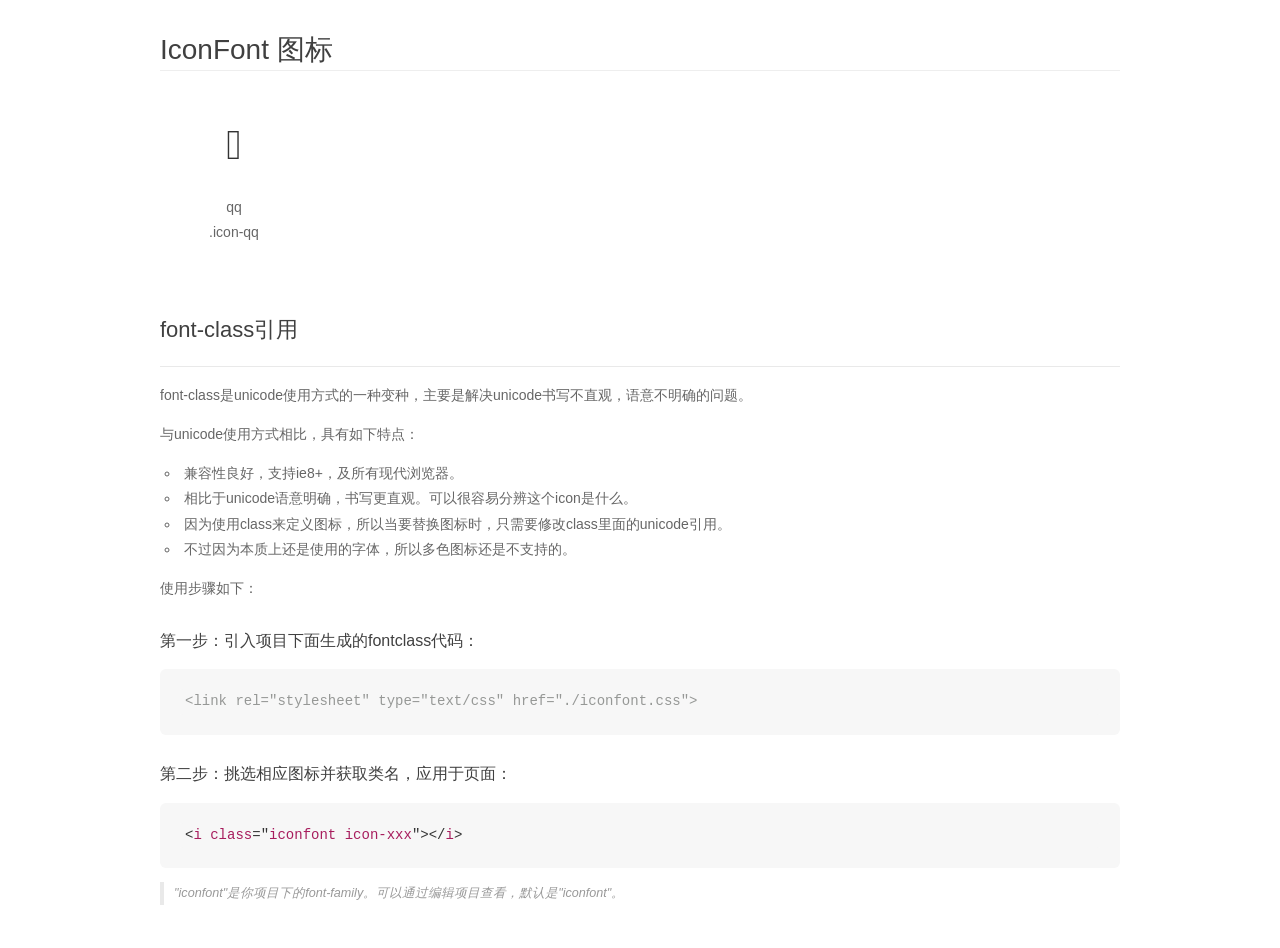
<file: analyze-master/img1.0.0/fonts/font_mot1bvdidyq/demo_fontclass.html>
<!DOCTYPE html>
<html>
<head>
    <meta charset="utf-8"/>
    <title>IconFont</title>
    <link rel="stylesheet" href="demo.css">
    <link rel="stylesheet" href="iconfont.css">
</head>
<body>
    <div class="main markdown">
        <h1>IconFont 图标</h1>
        <ul class="icon_lists clear">
            
                <li>
                <i class="icon iconfont icon-qq"></i>
                    <div class="name">qq</div>
                    <div class="fontclass">.icon-qq</div>
                </li>
            
        </ul>

        <h2 id="font-class-">font-class引用</h2>
        <hr>

        <p>font-class是unicode使用方式的一种变种，主要是解决unicode书写不直观，语意不明确的问题。</p>
        <p>与unicode使用方式相比，具有如下特点：</p>
        <ul>
        <li>兼容性良好，支持ie8+，及所有现代浏览器。</li>
        <li>相比于unicode语意明确，书写更直观。可以很容易分辨这个icon是什么。</li>
        <li>因为使用class来定义图标，所以当要替换图标时，只需要修改class里面的unicode引用。</li>
        <li>不过因为本质上还是使用的字体，所以多色图标还是不支持的。</li>
        </ul>
        <p>使用步骤如下：</p>
        <h3 id="-fontclass-">第一步：引入项目下面生成的fontclass代码：</h3>


        <pre><code class="lang-js hljs javascript"><span class="hljs-comment">&lt;link rel="stylesheet" type="text/css" href="./iconfont.css"&gt;</span></code></pre>
        <h3 id="-">第二步：挑选相应图标并获取类名，应用于页面：</h3>
        <pre><code class="lang-css hljs">&lt;<span class="hljs-selector-tag">i</span> <span class="hljs-selector-tag">class</span>="<span class="hljs-selector-tag">iconfont</span> <span class="hljs-selector-tag">icon-xxx</span>"&gt;&lt;/<span class="hljs-selector-tag">i</span>&gt;</code></pre>
        <blockquote>
        <p>"iconfont"是你项目下的font-family。可以通过编辑项目查看，默认是"iconfont"。</p>
        </blockquote>
    </div>
</body>
</html>
</file>
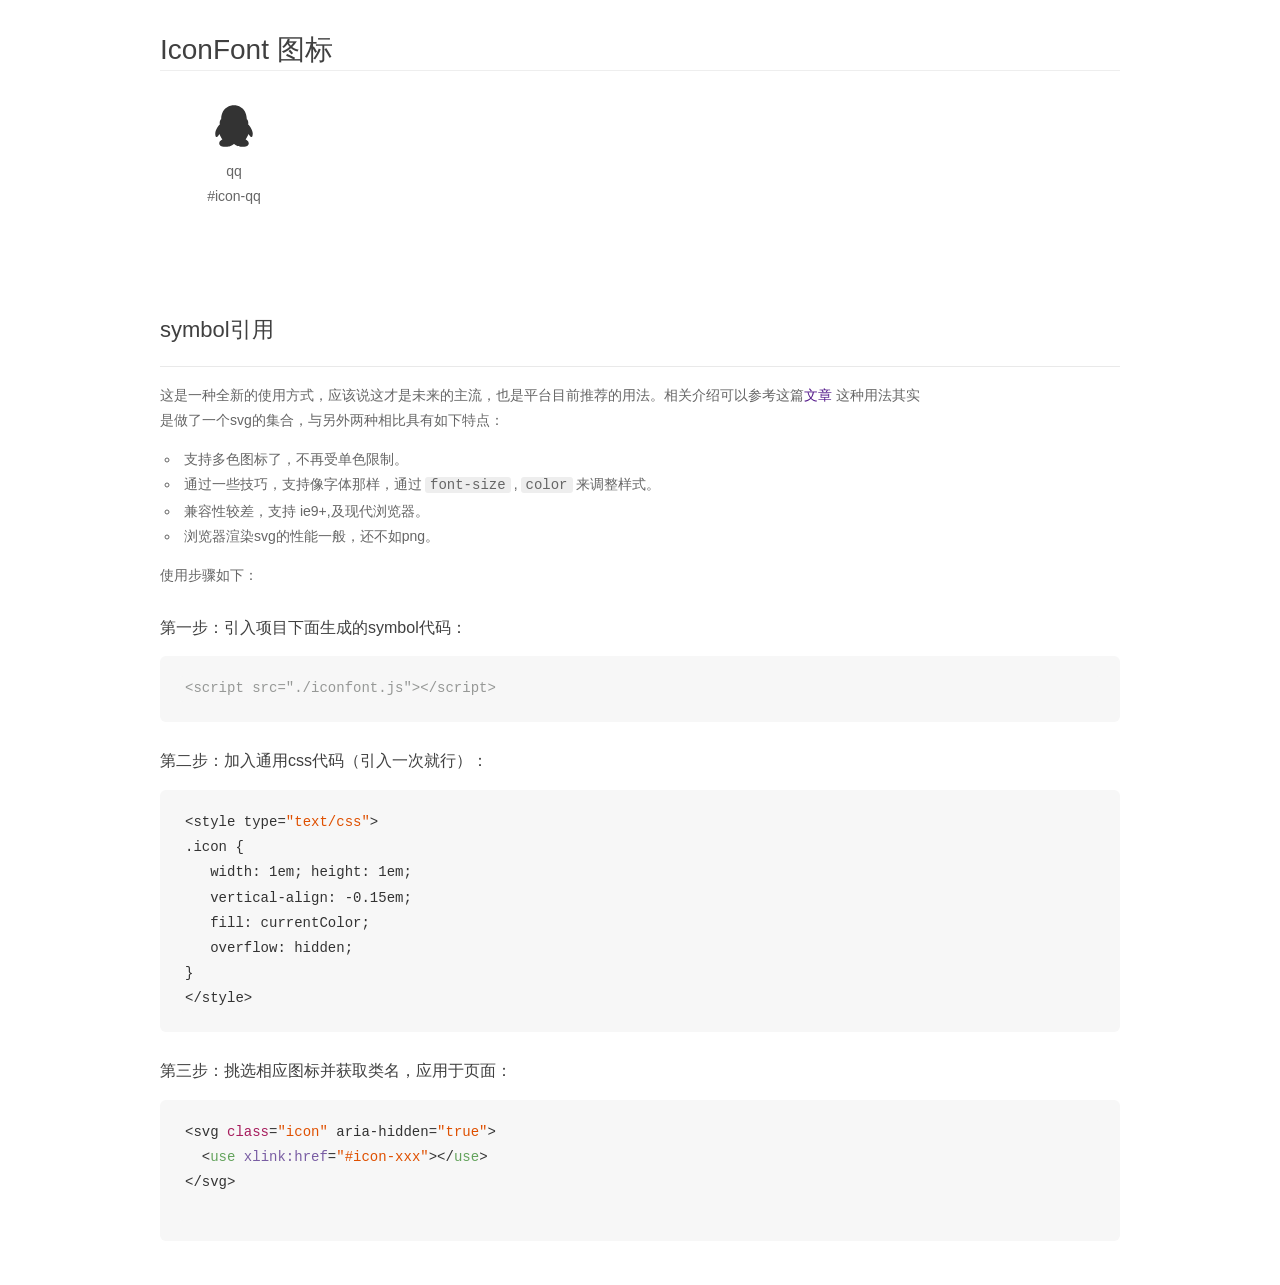
<file: analyze-master/img1.0.0/fonts/font_mot1bvdidyq/demo_symbol.html>
<!DOCTYPE html>
<html>
<head>
    <meta charset="utf-8"/>
    <title>IconFont</title>
    <link rel="stylesheet" href="demo.css">
    <script src="iconfont.js"></script>

    <style type="text/css">
        .icon {
          /* 通过设置 font-size 来改变图标大小 */
          width: 1em; height: 1em;
          /* 图标和文字相邻时，垂直对齐 */
          vertical-align: -0.15em;
          /* 通过设置 color 来改变 SVG 的颜色/fill */
          fill: currentColor;
          /* path 和 stroke 溢出 viewBox 部分在 IE 下会显示
             normalize.css 中也包含这行 */
          overflow: hidden;
        }

    </style>
</head>
<body>
    <div class="main markdown">
        <h1>IconFont 图标</h1>
        <ul class="icon_lists clear">
            
                <li>
                    <svg class="icon" aria-hidden="true">
                        <use xlink:href="#icon-qq"></use>
                    </svg>
                    <div class="name">qq</div>
                    <div class="fontclass">#icon-qq</div>
                </li>
            
        </ul>


        <h2 id="symbol-">symbol引用</h2>
        <hr>

        <p>这是一种全新的使用方式，应该说这才是未来的主流，也是平台目前推荐的用法。相关介绍可以参考这篇<a href="">文章</a>
        这种用法其实是做了一个svg的集合，与另外两种相比具有如下特点：</p>
        <ul>
          <li>支持多色图标了，不再受单色限制。</li>
          <li>通过一些技巧，支持像字体那样，通过<code>font-size</code>,<code>color</code>来调整样式。</li>
          <li>兼容性较差，支持 ie9+,及现代浏览器。</li>
          <li>浏览器渲染svg的性能一般，还不如png。</li>
        </ul>
        <p>使用步骤如下：</p>
        <h3 id="-symbol-">第一步：引入项目下面生成的symbol代码：</h3>
        <pre><code class="lang-js hljs javascript"><span class="hljs-comment">&lt;script src="./iconfont.js"&gt;&lt;/script&gt;</span></code></pre>
        <h3 id="-css-">第二步：加入通用css代码（引入一次就行）：</h3>
        <pre><code class="lang-js hljs javascript">&lt;style type=<span class="hljs-string">"text/css"</span>&gt;
.icon {
   width: <span class="hljs-number">1</span>em; height: <span class="hljs-number">1</span>em;
   vertical-align: <span class="hljs-number">-0.15</span>em;
   fill: currentColor;
   overflow: hidden;
}
&lt;<span class="hljs-regexp">/style&gt;</span></code></pre>
        <h3 id="-">第三步：挑选相应图标并获取类名，应用于页面：</h3>
        <pre><code class="lang-js hljs javascript">&lt;svg <span class="hljs-class"><span class="hljs-keyword">class</span></span>=<span class="hljs-string">"icon"</span> aria-hidden=<span class="hljs-string">"true"</span>&gt;<span class="xml"><span class="hljs-tag">
  &lt;<span class="hljs-name">use</span> <span class="hljs-attr">xlink:href</span>=<span class="hljs-string">"#icon-xxx"</span>&gt;</span><span class="hljs-tag">&lt;/<span class="hljs-name">use</span>&gt;</span>
</span>&lt;<span class="hljs-regexp">/svg&gt;
        </span></code></pre>
    </div>
</body>
</html>
</file>
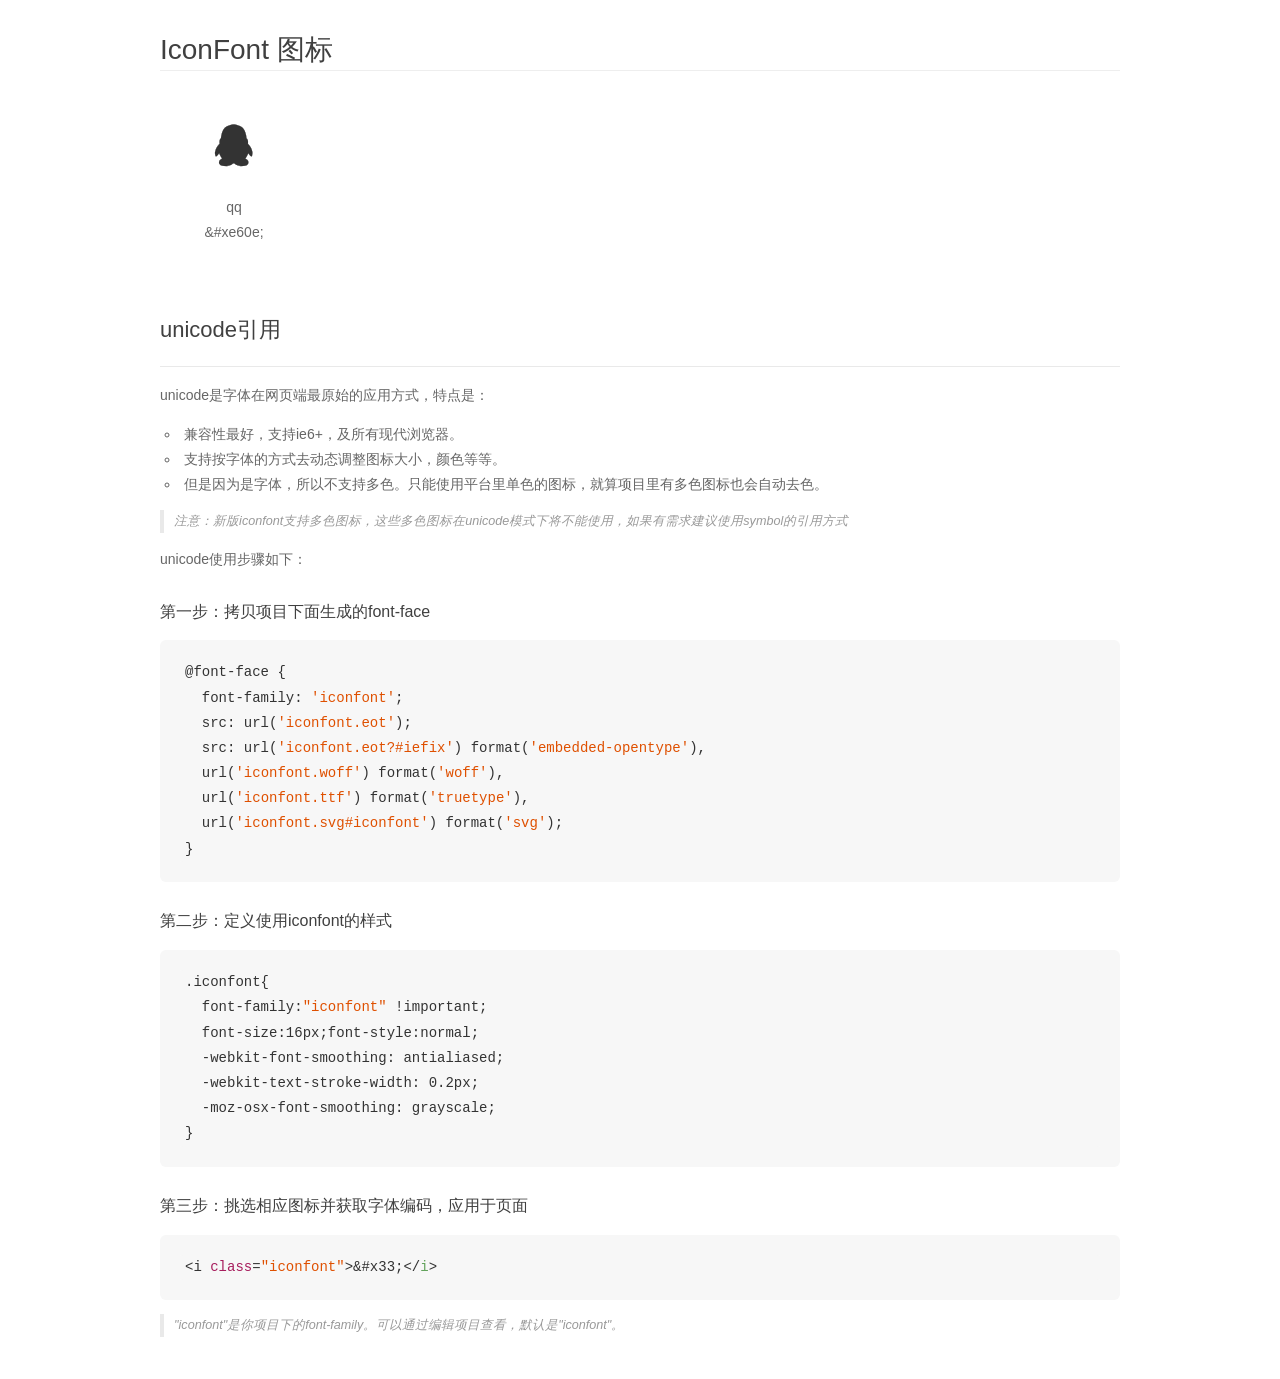
<file: analyze-master/img1.0.0/fonts/font_mot1bvdidyq/demo_unicode.html>
<!DOCTYPE html>
<html>
<head>
    <meta charset="utf-8"/>
    <title>IconFont</title>
    <link rel="stylesheet" href="demo.css">

    <style type="text/css">

        @font-face {font-family: "iconfont";
          src: url('iconfont.eot'); /* IE9*/
          src: url('iconfont.eot#iefix') format('embedded-opentype'), /* IE6-IE8 */
          url('iconfont.woff') format('woff'), /* chrome, firefox */
          url('iconfont.ttf') format('truetype'), /* chrome, firefox, opera, Safari, Android, iOS 4.2+*/
          url('iconfont.svg#iconfont') format('svg'); /* iOS 4.1- */
        }

        .iconfont {
          font-family:"iconfont" !important;
          font-size:16px;
          font-style:normal;
          -webkit-font-smoothing: antialiased;
          -webkit-text-stroke-width: 0.2px;
          -moz-osx-font-smoothing: grayscale;
        }

    </style>
</head>
<body>
    <div class="main markdown">
        <h1>IconFont 图标</h1>
        <ul class="icon_lists clear">
            
                <li>
                <i class="icon iconfont">&#xe60e;</i>
                    <div class="name">qq</div>
                    <div class="code">&amp;#xe60e;</div>
                </li>
            
        </ul>
        <h2 id="unicode-">unicode引用</h2>
        <hr>

        <p>unicode是字体在网页端最原始的应用方式，特点是：</p>
        <ul>
        <li>兼容性最好，支持ie6+，及所有现代浏览器。</li>
        <li>支持按字体的方式去动态调整图标大小，颜色等等。</li>
        <li>但是因为是字体，所以不支持多色。只能使用平台里单色的图标，就算项目里有多色图标也会自动去色。</li>
        </ul>
        <blockquote>
        <p>注意：新版iconfont支持多色图标，这些多色图标在unicode模式下将不能使用，如果有需求建议使用symbol的引用方式</p>
        </blockquote>
        <p>unicode使用步骤如下：</p>
        <h3 id="-font-face">第一步：拷贝项目下面生成的font-face</h3>
        <pre><code class="lang-js hljs javascript">@font-face {
  font-family: <span class="hljs-string">'iconfont'</span>;
  src: url(<span class="hljs-string">'iconfont.eot'</span>);
  src: url(<span class="hljs-string">'iconfont.eot?#iefix'</span>) format(<span class="hljs-string">'embedded-opentype'</span>),
  url(<span class="hljs-string">'iconfont.woff'</span>) format(<span class="hljs-string">'woff'</span>),
  url(<span class="hljs-string">'iconfont.ttf'</span>) format(<span class="hljs-string">'truetype'</span>),
  url(<span class="hljs-string">'iconfont.svg#iconfont'</span>) format(<span class="hljs-string">'svg'</span>);
}
</code></pre>
        <h3 id="-iconfont-">第二步：定义使用iconfont的样式</h3>
        <pre><code class="lang-js hljs javascript">.iconfont{
  font-family:<span class="hljs-string">"iconfont"</span> !important;
  font-size:<span class="hljs-number">16</span>px;font-style:normal;
  -webkit-font-smoothing: antialiased;
  -webkit-text-stroke-width: <span class="hljs-number">0.2</span>px;
  -moz-osx-font-smoothing: grayscale;
}
</code></pre>
        <h3 id="-">第三步：挑选相应图标并获取字体编码，应用于页面</h3>
        <pre><code class="lang-js hljs javascript">&lt;i <span class="hljs-class"><span class="hljs-keyword">class</span></span>=<span class="hljs-string">"iconfont"</span>&gt;&amp;#x33;<span class="xml"><span class="hljs-tag">&lt;/<span class="hljs-name">i</span>&gt;</span></span></code></pre>

        <blockquote>
        <p>"iconfont"是你项目下的font-family。可以通过编辑项目查看，默认是"iconfont"。</p>
        </blockquote>
    </div>


</body>
</html>
</file>
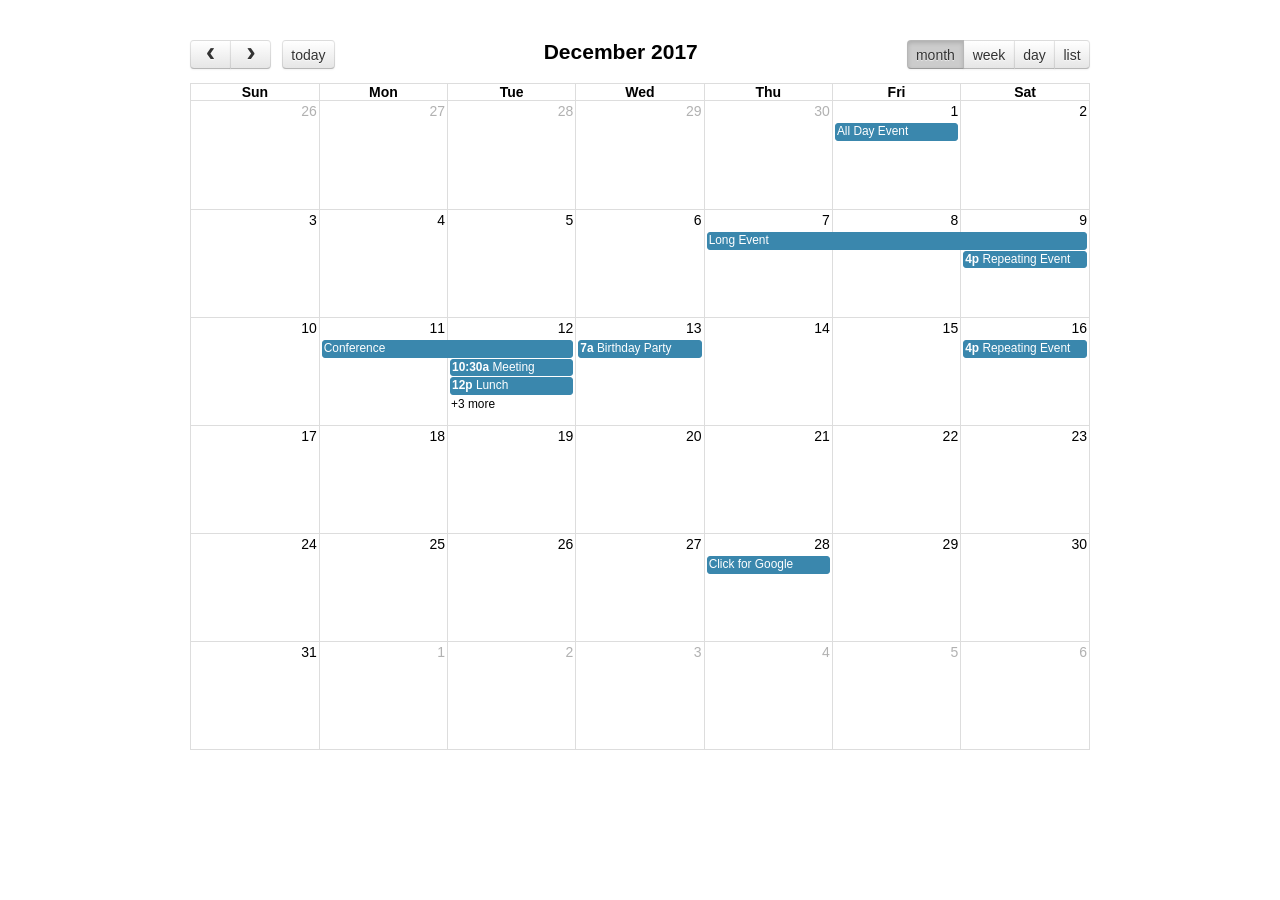
<file: analyze-master/img1.0.0/js/fullcalendar/demos/agenda-views.html>
<!DOCTYPE html>
<html>
<head>
<meta charset='utf-8' />
<link href='../fullcalendar.min.css' rel='stylesheet' />
<link href='../fullcalendar.print.min.css' rel='stylesheet' media='print' />
<script src='../lib/moment.min.js'></script>
<script src='../lib/jquery.min.js'></script>
<script src='../fullcalendar.min.js'></script>
<script>

  $(document).ready(function() {

    $('#calendar').fullCalendar({
      header: {
        left: 'prev,next today',
        center: 'title',
        right: 'month,agendaWeek,agendaDay,listWeek'
      },
      defaultDate: '2017-12-12',
      navLinks: true, // can click day/week names to navigate views
      editable: true,
      eventLimit: true, // allow "more" link when too many events
      events: [
        {
          title: 'All Day Event',
          start: '2017-12-01',
        },
        {
          title: 'Long Event',
          start: '2017-12-07',
          end: '2017-12-10'
        },
        {
          id: 999,
          title: 'Repeating Event',
          start: '2017-12-09T16:00:00'
        },
        {
          id: 999,
          title: 'Repeating Event',
          start: '2017-12-16T16:00:00'
        },
        {
          title: 'Conference',
          start: '2017-12-11',
          end: '2017-12-13'
        },
        {
          title: 'Meeting',
          start: '2017-12-12T10:30:00',
          end: '2017-12-12T12:30:00'
        },
        {
          title: 'Lunch',
          start: '2017-12-12T12:00:00'
        },
        {
          title: 'Meeting',
          start: '2017-12-12T14:30:00'
        },
        {
          title: 'Happy Hour',
          start: '2017-12-12T17:30:00'
        },
        {
          title: 'Dinner',
          start: '2017-12-12T20:00:00'
        },
        {
          title: 'Birthday Party',
          start: '2017-12-13T07:00:00'
        },
        {
          title: 'Click for Google',
          url: 'http://google.com/',
          start: '2017-12-28'
        }
      ]
    });

  });

</script>
<style>

  body {
    margin: 40px 10px;
    padding: 0;
    font-family: "Lucida Grande",Helvetica,Arial,Verdana,sans-serif;
    font-size: 14px;
  }

  #calendar {
    max-width: 900px;
    margin: 0 auto;
  }

</style>
</head>
<body>

  <div id='calendar'></div>

</body>
</html>
</file>
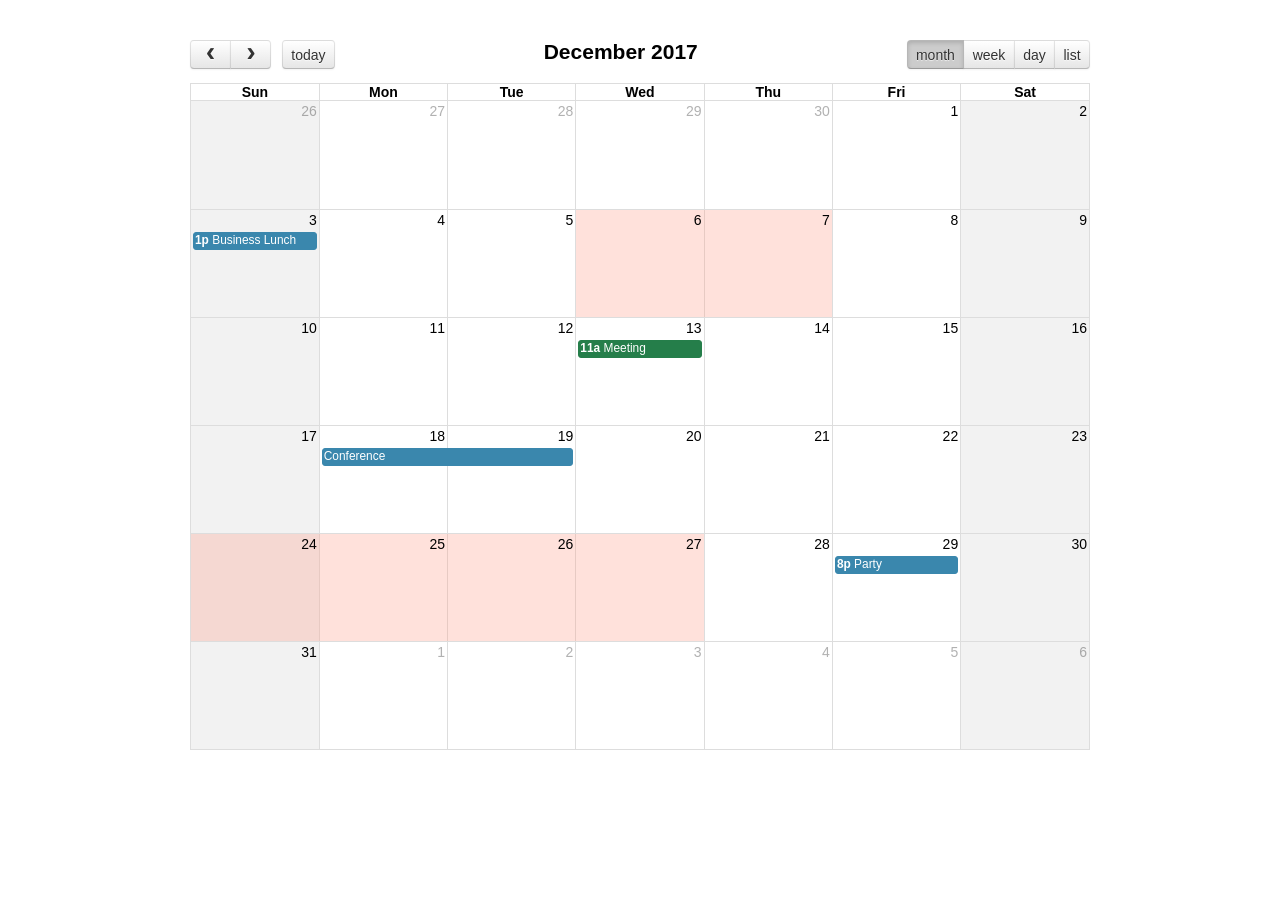
<file: analyze-master/img1.0.0/js/fullcalendar/demos/background-events.html>
<!DOCTYPE html>
<html>
<head>
<meta charset='utf-8' />
<link href='../fullcalendar.min.css' rel='stylesheet' />
<link href='../fullcalendar.print.min.css' rel='stylesheet' media='print' />
<script src='../lib/moment.min.js'></script>
<script src='../lib/jquery.min.js'></script>
<script src='../fullcalendar.min.js'></script>
<script>

  $(document).ready(function() {

    $('#calendar').fullCalendar({
      header: {
        left: 'prev,next today',
        center: 'title',
        right: 'month,agendaWeek,agendaDay,listMonth'
      },
      defaultDate: '2017-12-12',
      navLinks: true, // can click day/week names to navigate views
      businessHours: true, // display business hours
      editable: true,
      events: [
        {
          title: 'Business Lunch',
          start: '2017-12-03T13:00:00',
          constraint: 'businessHours'
        },
        {
          title: 'Meeting',
          start: '2017-12-13T11:00:00',
          constraint: 'availableForMeeting', // defined below
          color: '#257e4a'
        },
        {
          title: 'Conference',
          start: '2017-12-18',
          end: '2017-12-20'
        },
        {
          title: 'Party',
          start: '2017-12-29T20:00:00'
        },

        // areas where "Meeting" must be dropped
        {
          id: 'availableForMeeting',
          start: '2017-12-11T10:00:00',
          end: '2017-12-11T16:00:00',
          rendering: 'background'
        },
        {
          id: 'availableForMeeting',
          start: '2017-12-13T10:00:00',
          end: '2017-12-13T16:00:00',
          rendering: 'background'
        },

        // red areas where no events can be dropped
        {
          start: '2017-12-24',
          end: '2017-12-28',
          overlap: false,
          rendering: 'background',
          color: '#ff9f89'
        },
        {
          start: '2017-12-06',
          end: '2017-12-08',
          overlap: false,
          rendering: 'background',
          color: '#ff9f89'
        }
      ]
    });

  });

</script>
<style>

  body {
    margin: 40px 10px;
    padding: 0;
    font-family: "Lucida Grande",Helvetica,Arial,Verdana,sans-serif;
    font-size: 14px;
  }

  #calendar {
    max-width: 900px;
    margin: 0 auto;
  }

</style>
</head>
<body>

  <div id='calendar'></div>

</body>
</html>
</file>
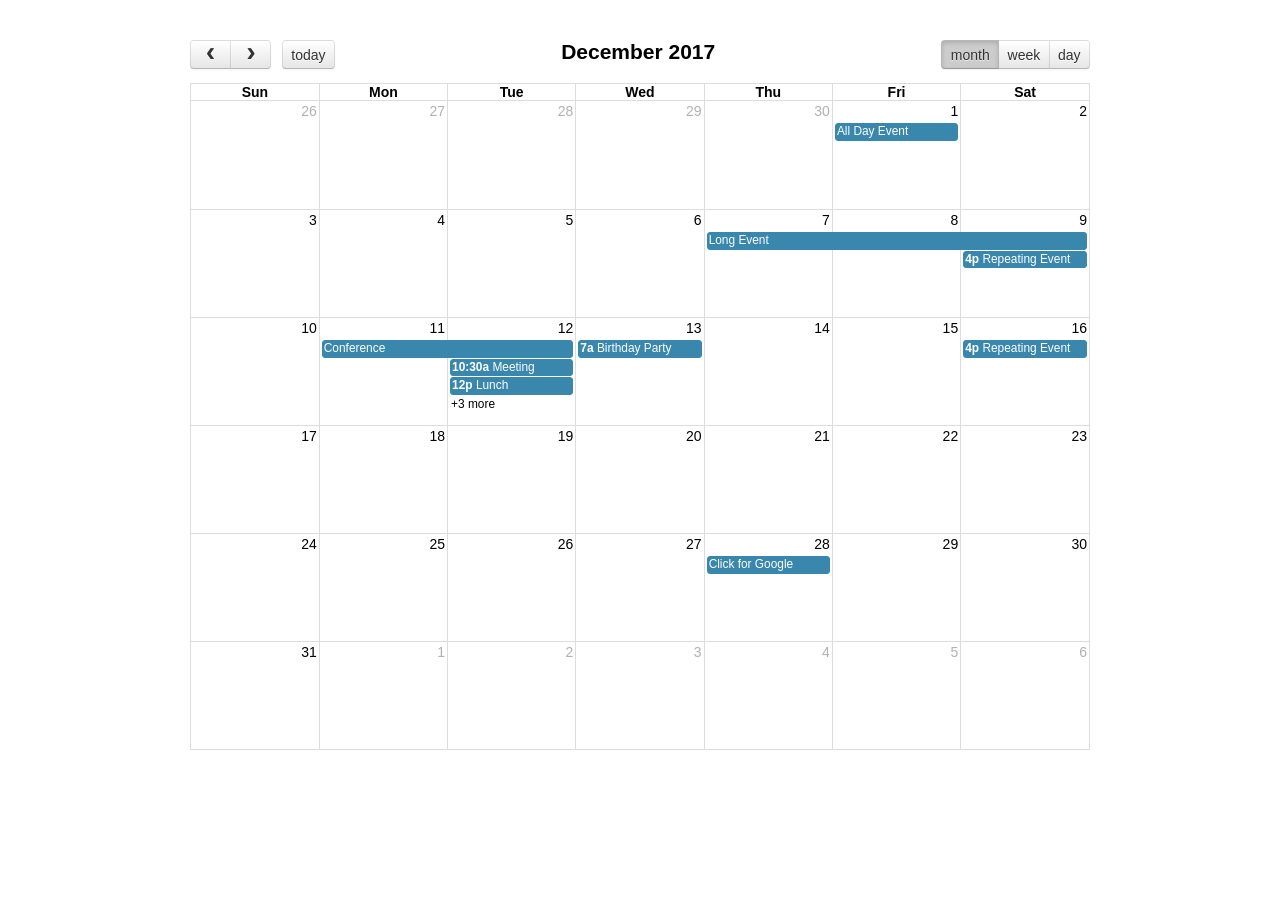
<file: analyze-master/img1.0.0/js/fullcalendar/demos/basic-views.html>
<!DOCTYPE html>
<html>
<head>
<meta charset='utf-8' />
<link href='../fullcalendar.min.css' rel='stylesheet' />
<link href='../fullcalendar.print.min.css' rel='stylesheet' media='print' />
<script src='../lib/moment.min.js'></script>
<script src='../lib/jquery.min.js'></script>
<script src='../fullcalendar.min.js'></script>
<script>

  $(document).ready(function() {

    $('#calendar').fullCalendar({
      header: {
        left: 'prev,next today',
        center: 'title',
        right: 'month,basicWeek,basicDay'
      },
      defaultDate: '2017-12-12',
      navLinks: true, // can click day/week names to navigate views
      editable: true,
      eventLimit: true, // allow "more" link when too many events
      events: [
        {
          title: 'All Day Event',
          start: '2017-12-01'
        },
        {
          title: 'Long Event',
          start: '2017-12-07',
          end: '2017-12-10'
        },
        {
          id: 999,
          title: 'Repeating Event',
          start: '2017-12-09T16:00:00'
        },
        {
          id: 999,
          title: 'Repeating Event',
          start: '2017-12-16T16:00:00'
        },
        {
          title: 'Conference',
          start: '2017-12-11',
          end: '2017-12-13'
        },
        {
          title: 'Meeting',
          start: '2017-12-12T10:30:00',
          end: '2017-12-12T12:30:00'
        },
        {
          title: 'Lunch',
          start: '2017-12-12T12:00:00'
        },
        {
          title: 'Meeting',
          start: '2017-12-12T14:30:00'
        },
        {
          title: 'Happy Hour',
          start: '2017-12-12T17:30:00'
        },
        {
          title: 'Dinner',
          start: '2017-12-12T20:00:00'
        },
        {
          title: 'Birthday Party',
          start: '2017-12-13T07:00:00'
        },
        {
          title: 'Click for Google',
          url: 'http://google.com/',
          start: '2017-12-28'
        }
      ]
    });

  });

</script>
<style>

  body {
    margin: 40px 10px;
    padding: 0;
    font-family: "Lucida Grande",Helvetica,Arial,Verdana,sans-serif;
    font-size: 14px;
  }

  #calendar {
    max-width: 900px;
    margin: 0 auto;
  }

</style>
</head>
<body>

  <div id='calendar'></div>

</body>
</html>
</file>
<file: analyze-master/img1.0.0/css/style.css>
h4, h5, h6,
h1, h2, h3 {margin-top: 0;}
ul, ol {margin: 0;}
p {margin: 0;}
@font-face {
	font-family: 'AmbleRegular';
    src: url( ../fonts/Amble-Light-webfont.ttf ) format("truetype"); 
}
@font-face {
    font-family: 'Aller_Bd';
    src:url(../fonts/Aller_Bd.ttf) format('truetype');
}
html, body{
	font-family: 'AmbleRegular';
	font-size: 100%;
    background:#fff; 
}
body a{
	transition:0.5s all;
	-webkit-transition:0.5s all;
	-moz-transition:0.5s all;
	-o-transition:0.5s all;
	-ms-transition:0.5s all;
}
.header{
	background: url(../images/banner.jpg) no-repeat center top;
	-webkit-background-size: cover;
	-moz-background-size: cover;
	-o-background-size: cover;
	background-size: cover;
	position: relative;
	padding-top:19em;
	min-height:870px;
	text-align: center;
}
#header_nav a, .header_nav a {
	display: block;
	width:35px;
	height:28px;
	position: absolute;
	top:30px;
	left:30px;
	background: url(../images/nav_icon.png);
}
.header h1{
	color: #fff;
	font-size:3em;
	font-family: 'Aller_Bd';
	text-transform: uppercase;
	letter-spacing: 5px;
	font-weight: bold;
	margin-bottom:30px;
}
.header s {
	height: 2px;
	width: 8%;
	background: #fff;
	display: inline-block;
}
.header p{
	color: #fff;
	width: 54%;
	margin: 0 auto;
	font-size:1.3em;
	line-height: 1.8em;
	margin-top: 2em;
}
.header_arrow {
	text-align: center;
	margin-top:16em;
}
.header_arrow a span {
	width:35px;
	height: 50px;
	display: inline-block;
	background: url(../images/mouse.png) no-repeat 0px 0px;
	vertical-align: middle;
}
.introduct{
	padding:5em 0;
	text-align:center;
}
.introduct h2, .work h2{
	color:#222;
	font-family: 'Aller_Bd';
	text-transform:uppercase;
	font-size:2em;
	letter-spacing:5px;
	margin-bottom:1em;
}
.introduct span, span.work_line{
	height: 2px;
	width: 8%;
	background:#222;
	display: inline-block;
}
.introduct p, .about p, .touch p{
	color: #222;
	width:70%;
	margin: 0 auto;
	font-size:1.3em;
	line-height: 1.8em;
	margin-top: 2em;
}
.create{
	background: url(../images/create.jpg) no-repeat center top;
	-webkit-background-size: cover;
	-moz-background-size: cover;
	-o-background-size: cover;
	background-size: cover;
	position: relative;
	padding-top:12em;
	min-height:470px;
	text-align: center;
}
/* Button 1 */
.fa-btn {
	background: none;
	cursor: pointer;
	padding: 25px 70px;
	display: inline-block;
	outline: none;
	position: relative;
	-webkit-transition: all 0.3s;
	-moz-transition: all 0.3s;
	transition: all 0.3s;
	font-weight: bold;
	font-size: 1.8em;
	letter-spacing: 2px;
	font-size: 2em;
}
.fa-btn:after {
	content: '';
	position: absolute;
	z-index: -1;
	-webkit-transition: all 0.3s;
	-moz-transition: all 0.3s;
	transition: all 0.3s;
}
.btn-1 {
	border: 2px solid #fff;
	color: #fff;
}
/* Button 1e */
.btn-1e {
	overflow: hidden;
}
.btn-1e:after {
	width: 100%;
	height: 0;
	top: 50%;
	left: 50%;
	background:#d87843;
	opacity: 0;
	-webkit-transform: translateX(-50%) translateY(-50%) rotate(45deg);
	-moz-transform: translateX(-50%) translateY(-50%) rotate(45deg);
	-ms-transform: translateX(-50%) translateY(-50%) rotate(45deg);
	transform: translateX(-50%) translateY(-50%) rotate(45deg);
}
.btn-1e:hover,.btn-1e:active {
	color: #ffffff;
	text-decoration:none;
}
.btn-1e:hover:after {
	height: 260%;
	opacity: 1;
}
.btn-1e:active:after {
	height: 400%;
	opacity: 1;
}
/* Button 2e */
.btn-2e {
	overflow: hidden;
}
.btn-2e:after {
	width: 100%;
	height: 0;
	top: 50%;
	left: 50%;
	background:#FFFFFF;
	opacity: 0;
	-webkit-transform: translateX(-50%) translateY(-50%) rotate(45deg);
	-moz-transform: translateX(-50%) translateY(-50%) rotate(45deg);
	-ms-transform: translateX(-50%) translateY(-50%) rotate(45deg);
	transform: translateX(-50%) translateY(-50%) rotate(45deg);
}
.btn-2e:hover,.btn-2e:active {
	color: #ffffff;
	text-decoration:none;
}
.btn-2e:hover:after {
	height: 260%;
	opacity: 1;
}
.btn-2e:active:after {
	height: 400%;
	opacity: 1;
}
.create a {
	position: relative;
	z-index: 1;
}
.work{
	padding:5em 0;
	text-align:center;
}
.tlinks{text-indent:-9999px;height:0;line-height:0;font-size:0;overflow:hidden;}
#filters {
	margin: 3em 0;
	padding: 0;
	list-style: none;
	text-align: center;
}
#filters li {
	display: inline-block;
}
#filters li span {
	display: block;
	margin: 10px 30px;
	text-decoration: none;
    color: #999;
    cursor: pointer;
    text-transform: uppercase;
    font-family: 'Aller_Bd';
	font-weight: 100;
}
#filters li span.active {
	color:#000;
}
#portfoliolist .portfolio {
	-webkit-box-sizing: border-box;
	-moz-box-sizing: border-box;
	-o-box-sizing: border-box;
	width: 31.3333%;
	margin: 1%;
	display: none;
	float: left;
	overflow: hidden;
}
.portfolio-wrapper {
	overflow:hidden;
	position: relative !important;
	background: #666;
	cursor:pointer;
}
.portfolio img {
	max-width:100%;
	position: relative;
	transition: all 300ms!important;
	-webkit-transition: all 300ms!important;
	-moz-transition: all 300ms!important;
}
/*  #Mobile (Portrait) - Note: Design for a width of 320px */
.view {
   overflow: hidden;
   position: relative;
   text-align: center;
   cursor: default;
}
.view .mask,.view .content {
	width: 357px;
	height: 413px;
	overflow: hidden;
	position: absolute;
	top: 0;
	left: 0;
	cursor: pointer;
}
.view img {
   display: block;
   position: relative;
}
.info {
   display: inline-block;
   text-decoration: none;
   margin-top:8em;
   color: #fff;
   text-transform: uppercase;
}
.info: hover {
   -webkit-box-shadow: 0 0 5px #000;
   -moz-box-shadow: 0 0 5px #000;
   box-shadow: 0 0 5px #000;
}
.view-first img {
   -webkit-transition: all 0.2s linear;
   -moz-transition: all 0.2s linear;
   -o-transition: all 0.2s linear;
   -ms-transition: all 0.2s linear;
   transition: all 0.2s linear;
}
.view-first h3{
	color:#fff;
	font-family: 'Aller_Bd';
	font-size:1.5em;
	text-transform:uppercase;
}
.view-first p{
	color:#fff;
	font-size:1.5em;
}
.view-first .mask, .view-first .mask1{
   -ms-filter: "progid: DXImageTransform.Microsoft.Alpha(Opacity=0)";
   filter: alpha(opacity=0);
   opacity: 0;
   background-color:rgba(216, 120, 67, 0.83);
   -webkit-transition: all 0.4s ease-in-out;
   -moz-transition: all 0.4s ease-in-out;
   -o-transition: all 0.4s ease-in-out;
   -ms-transition: all 0.4s ease-in-out;
   transition: all 0.4s ease-in-out;
   padding-top:10em;
}
.view-first:hover img {
   -webkit-transform: scale(1.1,1.1);
   -moz-transform: scale(1.1,1.1);
   -o-transform: scale(1.1,1.1);
   -ms-transform: scale(1.1,1.1);
   transform: scale(1.1,1.1);
}
.view-first a.info {
   -ms-filter: "progid: DXImageTransform.Microsoft.Alpha(Opacity=0)";
   filter: alpha(opacity=0);
   opacity: 0;
   -webkit-transition: all 0.2s ease-in-out;
   -moz-transition: all 0.2s ease-in-out;
   -o-transition: all 0.2s ease-in-out;
   -ms-transition: all 0.2s ease-in-out;
   transition: all 0.2s ease-in-out;
}
.view-first:hover .mask, .view-first:hover .mask1{
   -ms-filter: "progid: DXImageTransform.Microsoft.Alpha(Opacity=100)";
   filter: alpha(opacity=100);
   opacity: 1;
}
.view-first:hover h2,
.view-first:hover p,
.view-first:hover a.info {
   -ms-filter: "progid: DXImageTransform.Microsoft.Alpha(Opacity=100)";
   filter: alpha(opacity=100);
   opacity: 1;
   -webkit-transform: translateY(0px);
   -moz-transform: translateY(0px);
   -o-transform: translateY(0px);
   -ms-transform: translateY(0px);
   transform: translateY(0px);
}
.view-first:hover p {
   -webkit-transition-delay: 0.1s;
   -moz-transition-delay: 0.1s;
   -o-transition-delay: 0.1s;
   -ms-transition-delay: 0.1s;
   transition-delay: 0.1s;
}
.work_btn{
	margin-top:3em;
}
a.fa-btn.btn1.btn-1.btn-1e {
	border: 2px solid #000;
	color: #000;
}
.work_btn a, .help a, .grid1 a, .quote a{
	position: relative;
	z-index: 1;
}
.help {
	background: url(../images/help.jpg) no-repeat center top;
	-webkit-background-size: cover;
	-moz-background-size: cover;
	-o-background-size: cover;
	background-size: cover;
	position: relative;
	padding-top: 12em;
	min-height: 470px;
	text-align: center;
}
.clients{
	background:#f4f4f4;
	padding:5em 0;
	text-align:center;
}
.clients h3, .about h3, .touch h3{
	color: #222;
	font-family: 'Aller_Bd';
	text-transform: uppercase;
	font-size: 2em;
	letter-spacing: 5px;
	margin-bottom: 1em;
}
ul.clients_grid{
	padding:0;
	list-style:none;
	margin-top:3em;
}
ul.clients_grid li{
	display: inline-block;
	width: 19.5555%;
}
.clients span, .about span, .touch span{
	height: 2px;
	width: 8%;
	background: #222;
	display: inline-block;
}
.about{
	text-align:center;
	padding:5em 0;
}
.about_grid{
	margin-top:3em;
}
.view-first .mask1{
	background-color: rgba(216, 120, 67, 0.42);
	padding-top:15em;
}
.view .mask1, .view .content {
	width:255px;
	height:332px;
	overflow: hidden;
	position: absolute;
	top: 0;
	left: 0;
	cursor: pointer;
}
.about_grid h4{
	color:#fff;
	font-family: 'Aller_Bd';
	text-transform: uppercase;
	font-size: 2em;
}
.about_grid p{
	margin-top:0;
}
.grid1{
	border: 1px solid #000;
	padding: 6em 2em 0em;
	min-height: 333px;
}
.fa-btn.btn2.btn-1.btn-1e {
	border: 3px solid #000;
	font-size: 1.5em;
	padding: 10px 50px;
	color: #000;
	margin-top:1em;
}
.grid1 h4{
	color: #222;
	font-family: 'Aller_Bd';
	text-transform: uppercase;
	font-size:1.5em;
	letter-spacing: 5px;
	margin-bottom: 1em;
}
span.border{
	height: 2px;
	width:40%;
	background: #222;
	display: inline-block;
}
.video iframe{
	width:100%;
	min-height:500px;
}
.grid_2{
	padding:3em 0;
}
.box1 h4{
	color:#000;
	font-size:1.5em;
	font-weight:600;
	margin:1em 0;
}
.box1 img{
	display:inline-block;
}
.box1 p{
	font-size:0.85em;
	color:#000;
	font-weight:600;
}
.quote {
	background: url(../images/touch.jpg) no-repeat center top;
	-webkit-background-size: cover;
	-moz-background-size: cover;
	-o-background-size: cover;
	background-size: cover;
	position: relative;
	padding-top: 12em;
	min-height: 470px;
	text-align: center;
}
.touch{
	padding:5em 0;
	text-align:center;
}
.contact_left{
	background: #f2f2f2;
	padding:8em 5em 0em 10em;
	min-height: 478px;
}
.contact_right{
	background:#e4e4e4;
	padding:5em 10em 0 5em;
	min-height: 478px;
}
.contact_left h3{
	color: #222;
	font-family: 'Aller_Bd';
	text-transform: uppercase;
	font-size:1.7em;
	margin-bottom: 1em;
}
.contact_left p{
	color: #000;
	font-size: 1.2em;
	line-height: 2em;
	font-style: italic;
	font-weight: 500;
}
.contact_left_box{
	margin-bottom:4em;
}
.contact_left_box input[type="text"] {
	padding: 10px;
	width: 45.6666%;
	font-size: 1.2em;
	margin: 10px 0;
	border-bottom: 2px solid #afafaf;
	color: #000;
	background: none;
	float: left;
	outline: none;
	border-top: none;
	border-left: none;
	border-right: none;
	font-style: italic;
}
.contact_right_box textarea {
	width:98%;
	font-size:1.2em;
	margin: 10px 0;
	border: none;
	border-bottom: 2px solid #afafaf;
	color:#000;
	background: none;
	outline: none;
	height: 54px;
	padding:10px;
	resize: none;
	border-top: none;
	border-left: none;
	border-right: none;
	font-style:italic;
}
.form_submit{
	float:right;
	margin-top:2em;
}
.form_submit label {
	position: relative;
	z-index: 1;
}
.form_submit input[type="submit"] {
	-webkit-appearance: none;
	cursor: pointer;
	border: none;
	outline: none;
	background: none;
	font-weight:600;
}
label.fa-btn.btn2.btn-2.btn-1e {
	border: 2px solid #000;
	padding: 10px 59px;
	font-size: 1.5em;
	font-weight: bold;
	font-family: 'Aller_Bd'
}
a.fa-btn.btn2.btn-2.btn-1e {
	border: 2px solid #000;
	padding: 10px 35px;
	font-size: 1.3em;
	margin-top: 1em;
	font-family: 'Aller_Bd'
}
ul.social {
	padding: 0;
	margin:1em 0;
	list-style: none;
}
ul.social li:first-child {
	margin-left: 0;
}
ul.social li{
	display: inline-block;
	margin-right: 10px;
}
ul.social li a i {
	width: 30px;
	height: 30px;
	display: block;
	background: url(../images/social.png)no-repeat;
}
ul.social li a i:hover{
	opacity:0.8;
}
ul.social li a i.tw {
	background-position:-4px -7px;
}
ul.social li a i.fb {
	background-position:-53px -4px;
}
ul.social li a i.linkedin{
	background-position:-101px -5px;
}
ul.social li a i.vimeo{
	background-position:-150px -5px;
}
ul.social li a i.behance{
	background-position:-199px -8px;
}
.footer{
	padding:2em 0;
	background:#222;
	text-align:center;
}
p.copy{
	color:#fff;
	font-size:1em;
}
p.copy a{
	color:#d87843;
}
p.copy a:hover{
	text-decoration:none;
	color:#fff;
}
#toTop {
	display: none;
	text-decoration: none;
	position: fixed;
	bottom: 10px;
	right: 10px;
	overflow: hidden;
	width:50px;
	height:50px;
	border: none;
	text-indent: 100%;
	background: url(../images/top_arrow.png) no-repeat 0px 0px;
}
/*--responsive deisgn--*/
@media (max-width:1366px){
.contact_left_box input[type="text"] {
	width:45%;
}
.contact_left {
	padding:7em 5em 0em 7em;
}
}
@media (max-width:1280px){
.contact_left_box input[type="text"] {
	width:44%;
}
.contact_left {
	padding:6em 5em 0em 5em;
}
}
@media (max-width:1024px){
.contact_left_box input[type="text"] {
	width:44%;
}
.contact_left {
	padding: 6em 1em 0em 4em;
}
.header {
	padding-top: 13em;
	min-height:710px;
}
.header_arrow {
	margin-top: 12em;
}
.header p {
	width: 63%;
}
.view .mask, .view .content {
	width: 294px;
	height: 340px;
}
.create, .help, .quote{
	padding-top: 7em;
	min-height: 330px;
}
.view-first .mask, .view-first .mask1 {
	padding-top:8em;
}
.fa-btn {
	padding: 20px 45px;
	font-size: 1.5em;
}
.view .mask1, .view .content {
	width: 205px;
	height: 267px;
}
.grid1 {
	padding: 4em 2em 0em;
	min-height: 268px;
}
.video iframe {
	min-height: 400px;
}
.contact_right {
	padding: 5em 7em 0 3em;
}
}
@media (max-width:800px){
.header h1 {
	font-size: 2em;
	letter-spacing: 5px;
	margin-bottom: 20px;
}
.header p {
	width:70%;
	font-size:1.1em;
}
.header_arrow {
	margin-top: 8em;
}
.header {
	padding-top: 10em;
	min-height: 540px;
}
.introduct p, .about p, .touch p {
	width: 90%;
	font-size: 1.1em;
}
.introduct h2, .work h2 {
	font-size: 1.7em;
	margin-bottom: 0.5em;
}
.fa-btn {
	padding: 15px 25px;
	font-size: 1.5em;
}
.create, .help, .quote {
	padding-top: 5em;
	min-height: 250px;
}
.view .mask1, .view .content {
	width: 150px;
	height: 194px;
}
.grid1 {
	padding: 3em 1em 0em;
	min-height: 195px;
}
span.border {
	display: none;
}
.box1 {
	margin-bottom: 2em;
}
.grid_2 p{
	margin-top:0;
}
.contact_left {
	padding: 5em 2em 0;
	text-align: center;
	min-height: 410px;
}
.about_grid h4 {
	font-size: 1.2em;
}
a.fa-btn.btn2.btn-2.btn-1e {
	padding: 8px 25px;
	font-size: 1em;
}
.grid_2 {
	padding:0;
}
}
@media (max-width:768px){
.view .mask, .view .content {
	width: 225px;
	height: 260px;
}	
.view-first h3 {
	font-size: 1.2em;
}
.view-first p {
	font-size: 1em;
}
.view-first .mask, .view-first .mask1 {
	padding-top: 7em;
}
}
@media (max-width:640px){
.header h1 {
	font-size: 1.6em;
	margin-bottom: 10px;
}	
.header p {
	width: 100%;
	font-size: 1em;
	margin-top: 1em;
}
.header_arrow {
	margin-top: 4em;
}
.header {
	padding-top: 8em;
	min-height: 440px;
}
.introduct {
	padding: 3em 0;
}
.introduct h2, .work h2 {
	font-size: 1.5em;
	margin-bottom: 0.5em;
}
.introduct p, .about p, .touch p {
	width: 100%;
	font-size: 1em;
	margin-top: 1em;
}
.fa-btn {
	padding: 10px 20px;
	font-size: 1.2em;
}
.create, .help, .quote {
	padding-top: 3em;
	min-height: 150px;
}
#filters li span {
	margin: 10px 6px;
	font-size: 0.85em;
}
#filters {
	margin: 1em 0;
}
.view .mask, .view .content {
	width: 194px;
	height: 223px;
}
.clients h3, .about h3, .touch h3 {
	font-size: 1.5em;
	margin-bottom: 0.5em;
}
.clients {
	padding: 3em 0;
}
ul.clients_grid li {
	width: 14.5555%;
	margin-right: 15px;
}
.view .mask1, .view .content {
	width:275px;
	height:340px;
}
.grid1 {
	padding: 2em 1em 0em;
	min-height: 160px;
	margin-top: 2em;
}
.video iframe {
	min-height: 300px;
}
.contact_right {
	padding: 3em 3em 0;
	min-height:420px;
}
label.fa-btn.btn2.btn-2.btn-1e {
	padding: 8px 40px;
}
}
@media (max-width:480px){
.header h1 {
	font-size: 1.2em;
}
.header_arrow {
	margin-top: 2em;
}
.header {
	padding-top: 8em;
	min-height: 390px;
}
.introduct h2, .work h2 {
	font-size: 1.2em;
}
.work, .about, .touch{
	padding: 3em 0;
}
.view .mask, .view .content {
	width: 136px;
	height: 156px;
}
.contact_left_box input[type="text"] {
	width: 100%;
	margin-left: 0 ! important;
}
.contact_right {
	min-height: 480px;
}
}
@media (max-width:320px){
.header h1 {
	font-size: 1.1em;
	letter-spacing: 3px;
}	
.header p {
	font-size: 0.85em;
}
.header_arrow {
	margin-top: 1em;
}
.header {
	padding-top: 6em;
	min-height: 320px;
}
.introduct p, .about p, .touch p {
	font-size: 0.85em;
}
.fa-btn {
	padding: 8px 10px;
	font-size: 1em;
}
.introduct h2, .work h2 {
	font-size: 1em;
	letter-spacing: 2px;
}
#filters li span {
	margin: 10px 5px;
	font-size: 0.8125em;
}
ul.clients_grid li {
	width: 15.5555%;
	margin-right: 8px;
}
.clients h3, .about h3, .touch h3 {
	font-size: 1.1em;
}
ul.clients_grid {
	margin-top: 1em;
}
.view .mask1, .view .content {
	width: 243px;
	height: 317px;
}
.contact_left h3 {
	font-size:1.1em;
}
.contact_left p {
	font-size: 0.85em;
}
.contact_left {
	padding: 3em 2em 0;
	min-height: 280px;
}
.contact_right {
	min-height: 390px;
	padding:2em 2em 0;
}
.contact_left_box input[type="text"], .contact_right_box textarea{
	font-size:1em;
}
.contact_left_box {
	margin-bottom: 2em;
}
label.fa-btn.btn2.btn-2.btn-1e {
	padding: 8px 30px;
	font-size: 1.1em;
}
}
</file>
<file: analyze-master/img1.0.0/layui/css/layui.css>
/** layui-v2.4.2 MIT License By https://www.layui.com */
 .layui-inline,img{display:inline-block;vertical-align:middle}h1,h2,h3,h4,h5,h6{font-weight:400}.layui-edge,.layui-header,.layui-inline,.layui-main{position:relative}.layui-btn,.layui-edge,.layui-inline,img{vertical-align:middle}.layui-btn,.layui-disabled,.layui-icon,.layui-unselect{-webkit-user-select:none;-ms-user-select:none;-moz-user-select:none}blockquote,body,button,dd,div,dl,dt,form,h1,h2,h3,h4,h5,h6,input,li,ol,p,pre,td,textarea,th,ul{margin:0;padding:0;-webkit-tap-highlight-color:rgba(0,0,0,0)}a:active,a:hover{outline:0}img{border:none}li{list-style:none}table{border-collapse:collapse;border-spacing:0}h4,h5,h6{font-size:100%}button,input,optgroup,option,select,textarea{font-family:inherit;font-size:inherit;font-style:inherit;font-weight:inherit;outline:0}pre{white-space:pre-wrap;white-space:-moz-pre-wrap;white-space:-pre-wrap;white-space:-o-pre-wrap;word-wrap:break-word}body{line-height:24px;font:14px Helvetica Neue,Helvetica,PingFang SC,Tahoma,Arial,sans-serif}hr{height:1px;margin:10px 0;border:0;clear:both}a{color:#333;text-decoration:none}a:hover{color:#777}a cite{font-style:normal;*cursor:pointer}.layui-border-box,.layui-border-box *{box-sizing:border-box}.layui-box,.layui-box *{box-sizing:content-box}.layui-clear{clear:both;*zoom:1}.layui-clear:after{content:'\20';clear:both;*zoom:1;display:block;height:0}.layui-inline{*display:inline;*zoom:1}.layui-edge{display:inline-block;width:0;height:0;border-width:6px;border-style:dashed;border-color:transparent;overflow:hidden}.layui-edge-top{top:-4px;border-bottom-color:#999;border-bottom-style:solid}.layui-edge-right{border-left-color:#999;border-left-style:solid}.layui-edge-bottom{top:2px;border-top-color:#999;border-top-style:solid}.layui-edge-left{border-right-color:#999;border-right-style:solid}.layui-elip{text-overflow:ellipsis;overflow:hidden;white-space:nowrap}.layui-disabled,.layui-disabled:hover{color:#d2d2d2!important;cursor:not-allowed!important}.layui-circle{border-radius:100%}.layui-show{display:block!important}.layui-hide{display:none!important}@font-face{font-family:layui-icon;src:url(../font/iconfont.eot?v=240);src:url(../font/iconfont.eot?v=240#iefix) format('embedded-opentype'),url(../font/iconfont.svg?v=240#iconfont) format('svg'),url(../font/iconfont.woff?v=240) format('woff'),url(../font/iconfont.ttf?v=240) format('truetype')}.layui-icon{font-family:layui-icon!important;font-size:16px;font-style:normal;-webkit-font-smoothing:antialiased;-moz-osx-font-smoothing:grayscale}.layui-icon-reply-fill:before{content:"\e611"}.layui-icon-set-fill:before{content:"\e614"}.layui-icon-menu-fill:before{content:"\e60f"}.layui-icon-search:before{content:"\e615"}.layui-icon-share:before{content:"\e641"}.layui-icon-set-sm:before{content:"\e620"}.layui-icon-engine:before{content:"\e628"}.layui-icon-close:before{content:"\1006"}.layui-icon-close-fill:before{content:"\1007"}.layui-icon-chart-screen:before{content:"\e629"}.layui-icon-star:before{content:"\e600"}.layui-icon-circle-dot:before{content:"\e617"}.layui-icon-chat:before{content:"\e606"}.layui-icon-release:before{content:"\e609"}.layui-icon-list:before{content:"\e60a"}.layui-icon-chart:before{content:"\e62c"}.layui-icon-ok-circle:before{content:"\1005"}.layui-icon-layim-theme:before{content:"\e61b"}.layui-icon-table:before{content:"\e62d"}.layui-icon-right:before{content:"\e602"}.layui-icon-left:before{content:"\e603"}.layui-icon-cart-simple:before{content:"\e698"}.layui-icon-face-cry:before{content:"\e69c"}.layui-icon-face-smile:before{content:"\e6af"}.layui-icon-survey:before{content:"\e6b2"}.layui-icon-tree:before{content:"\e62e"}.layui-icon-upload-circle:before{content:"\e62f"}.layui-icon-add-circle:before{content:"\e61f"}.layui-icon-download-circle:before{content:"\e601"}.layui-icon-templeate-1:before{content:"\e630"}.layui-icon-util:before{content:"\e631"}.layui-icon-face-surprised:before{content:"\e664"}.layui-icon-edit:before{content:"\e642"}.layui-icon-speaker:before{content:"\e645"}.layui-icon-down:before{content:"\e61a"}.layui-icon-file:before{content:"\e621"}.layui-icon-layouts:before{content:"\e632"}.layui-icon-rate-half:before{content:"\e6c9"}.layui-icon-add-circle-fine:before{content:"\e608"}.layui-icon-prev-circle:before{content:"\e633"}.layui-icon-read:before{content:"\e705"}.layui-icon-404:before{content:"\e61c"}.layui-icon-carousel:before{content:"\e634"}.layui-icon-help:before{content:"\e607"}.layui-icon-code-circle:before{content:"\e635"}.layui-icon-water:before{content:"\e636"}.layui-icon-username:before{content:"\e66f"}.layui-icon-find-fill:before{content:"\e670"}.layui-icon-about:before{content:"\e60b"}.layui-icon-location:before{content:"\e715"}.layui-icon-up:before{content:"\e619"}.layui-icon-pause:before{content:"\e651"}.layui-icon-date:before{content:"\e637"}.layui-icon-layim-uploadfile:before{content:"\e61d"}.layui-icon-delete:before{content:"\e640"}.layui-icon-play:before{content:"\e652"}.layui-icon-top:before{content:"\e604"}.layui-icon-friends:before{content:"\e612"}.layui-icon-refresh-3:before{content:"\e9aa"}.layui-icon-ok:before{content:"\e605"}.layui-icon-layer:before{content:"\e638"}.layui-icon-face-smile-fine:before{content:"\e60c"}.layui-icon-dollar:before{content:"\e659"}.layui-icon-group:before{content:"\e613"}.layui-icon-layim-download:before{content:"\e61e"}.layui-icon-picture-fine:before{content:"\e60d"}.layui-icon-link:before{content:"\e64c"}.layui-icon-diamond:before{content:"\e735"}.layui-icon-log:before{content:"\e60e"}.layui-icon-rate-solid:before{content:"\e67a"}.layui-icon-fonts-del:before{content:"\e64f"}.layui-icon-unlink:before{content:"\e64d"}.layui-icon-fonts-clear:before{content:"\e639"}.layui-icon-triangle-r:before{content:"\e623"}.layui-icon-circle:before{content:"\e63f"}.layui-icon-radio:before{content:"\e643"}.layui-icon-align-center:before{content:"\e647"}.layui-icon-align-right:before{content:"\e648"}.layui-icon-align-left:before{content:"\e649"}.layui-icon-loading-1:before{content:"\e63e"}.layui-icon-return:before{content:"\e65c"}.layui-icon-fonts-strong:before{content:"\e62b"}.layui-icon-upload:before{content:"\e67c"}.layui-icon-dialogue:before{content:"\e63a"}.layui-icon-video:before{content:"\e6ed"}.layui-icon-headset:before{content:"\e6fc"}.layui-icon-cellphone-fine:before{content:"\e63b"}.layui-icon-add-1:before{content:"\e654"}.layui-icon-face-smile-b:before{content:"\e650"}.layui-icon-fonts-html:before{content:"\e64b"}.layui-icon-form:before{content:"\e63c"}.layui-icon-cart:before{content:"\e657"}.layui-icon-camera-fill:before{content:"\e65d"}.layui-icon-tabs:before{content:"\e62a"}.layui-icon-fonts-code:before{content:"\e64e"}.layui-icon-fire:before{content:"\e756"}.layui-icon-set:before{content:"\e716"}.layui-icon-fonts-u:before{content:"\e646"}.layui-icon-triangle-d:before{content:"\e625"}.layui-icon-tips:before{content:"\e702"}.layui-icon-picture:before{content:"\e64a"}.layui-icon-more-vertical:before{content:"\e671"}.layui-icon-flag:before{content:"\e66c"}.layui-icon-loading:before{content:"\e63d"}.layui-icon-fonts-i:before{content:"\e644"}.layui-icon-refresh-1:before{content:"\e666"}.layui-icon-rmb:before{content:"\e65e"}.layui-icon-home:before{content:"\e68e"}.layui-icon-user:before{content:"\e770"}.layui-icon-notice:before{content:"\e667"}.layui-icon-login-weibo:before{content:"\e675"}.layui-icon-voice:before{content:"\e688"}.layui-icon-upload-drag:before{content:"\e681"}.layui-icon-login-qq:before{content:"\e676"}.layui-icon-snowflake:before{content:"\e6b1"}.layui-icon-file-b:before{content:"\e655"}.layui-icon-template:before{content:"\e663"}.layui-icon-auz:before{content:"\e672"}.layui-icon-console:before{content:"\e665"}.layui-icon-app:before{content:"\e653"}.layui-icon-prev:before{content:"\e65a"}.layui-icon-website:before{content:"\e7ae"}.layui-icon-next:before{content:"\e65b"}.layui-icon-component:before{content:"\e857"}.layui-icon-more:before{content:"\e65f"}.layui-icon-login-wechat:before{content:"\e677"}.layui-icon-shrink-right:before{content:"\e668"}.layui-icon-spread-left:before{content:"\e66b"}.layui-icon-camera:before{content:"\e660"}.layui-icon-note:before{content:"\e66e"}.layui-icon-refresh:before{content:"\e669"}.layui-icon-female:before{content:"\e661"}.layui-icon-male:before{content:"\e662"}.layui-icon-password:before{content:"\e673"}.layui-icon-senior:before{content:"\e674"}.layui-icon-theme:before{content:"\e66a"}.layui-icon-tread:before{content:"\e6c5"}.layui-icon-praise:before{content:"\e6c6"}.layui-icon-star-fill:before{content:"\e658"}.layui-icon-rate:before{content:"\e67b"}.layui-icon-template-1:before{content:"\e656"}.layui-icon-vercode:before{content:"\e679"}.layui-icon-cellphone:before{content:"\e678"}.layui-icon-screen-full:before{content:"\e622"}.layui-icon-screen-restore:before{content:"\e758"}.layui-icon-cols:before{content:"\e610"}.layui-icon-export:before{content:"\e67d"}.layui-icon-print:before{content:"\e66d"}.layui-icon-slider:before{content:"\e714"}.layui-main{width:1140px;margin:0 auto}.layui-header{z-index:1000;height:60px}.layui-header a:hover{transition:all .5s;-webkit-transition:all .5s}.layui-side{position:fixed;left:0;top:0;bottom:0;z-index:999;width:200px;overflow-x:hidden}.layui-side-scroll{position:relative;width:220px;height:100%;overflow-x:hidden}.layui-body{position:absolute;left:200px;right:0;top:0;bottom:0;z-index:998;width:auto;overflow:hidden;overflow-y:auto;box-sizing:border-box}.layui-layout-body{overflow:hidden}.layui-layout-admin .layui-header{background-color:#23262E}.layui-layout-admin .layui-side{top:60px;width:200px;overflow-x:hidden}.layui-layout-admin .layui-body{top:60px;bottom:44px}.layui-layout-admin .layui-main{width:auto;margin:0 15px}.layui-layout-admin .layui-footer{position:fixed;left:200px;right:0;bottom:0;height:44px;line-height:44px;padding:0 15px;background-color:#eee}.layui-layout-admin .layui-logo{position:absolute;left:0;top:0;width:200px;height:100%;line-height:60px;text-align:center;color:#009688;font-size:16px}.layui-layout-admin .layui-header .layui-nav{background:0 0}.layui-layout-left{position:absolute!important;left:200px;top:0}.layui-layout-right{position:absolute!important;right:0;top:0}.layui-container{position:relative;margin:0 auto;padding:0 15px;box-sizing:border-box}.layui-fluid{position:relative;margin:0 auto;padding:0 15px}.layui-row:after,.layui-row:before{content:'';display:block;clear:both}.layui-col-lg1,.layui-col-lg10,.layui-col-lg11,.layui-col-lg12,.layui-col-lg2,.layui-col-lg3,.layui-col-lg4,.layui-col-lg5,.layui-col-lg6,.layui-col-lg7,.layui-col-lg8,.layui-col-lg9,.layui-col-md1,.layui-col-md10,.layui-col-md11,.layui-col-md12,.layui-col-md2,.layui-col-md3,.layui-col-md4,.layui-col-md5,.layui-col-md6,.layui-col-md7,.layui-col-md8,.layui-col-md9,.layui-col-sm1,.layui-col-sm10,.layui-col-sm11,.layui-col-sm12,.layui-col-sm2,.layui-col-sm3,.layui-col-sm4,.layui-col-sm5,.layui-col-sm6,.layui-col-sm7,.layui-col-sm8,.layui-col-sm9,.layui-col-xs1,.layui-col-xs10,.layui-col-xs11,.layui-col-xs12,.layui-col-xs2,.layui-col-xs3,.layui-col-xs4,.layui-col-xs5,.layui-col-xs6,.layui-col-xs7,.layui-col-xs8,.layui-col-xs9{position:relative;display:block;box-sizing:border-box}.layui-col-xs1,.layui-col-xs10,.layui-col-xs11,.layui-col-xs12,.layui-col-xs2,.layui-col-xs3,.layui-col-xs4,.layui-col-xs5,.layui-col-xs6,.layui-col-xs7,.layui-col-xs8,.layui-col-xs9{float:left}.layui-col-xs1{width:8.33333333%}.layui-col-xs2{width:16.66666667%}.layui-col-xs3{width:25%}.layui-col-xs4{width:33.33333333%}.layui-col-xs5{width:41.66666667%}.layui-col-xs6{width:50%}.layui-col-xs7{width:58.33333333%}.layui-col-xs8{width:66.66666667%}.layui-col-xs9{width:75%}.layui-col-xs10{width:83.33333333%}.layui-col-xs11{width:91.66666667%}.layui-col-xs12{width:100%}.layui-col-xs-offset1{margin-left:8.33333333%}.layui-col-xs-offset2{margin-left:16.66666667%}.layui-col-xs-offset3{margin-left:25%}.layui-col-xs-offset4{margin-left:33.33333333%}.layui-col-xs-offset5{margin-left:41.66666667%}.layui-col-xs-offset6{margin-left:50%}.layui-col-xs-offset7{margin-left:58.33333333%}.layui-col-xs-offset8{margin-left:66.66666667%}.layui-col-xs-offset9{margin-left:75%}.layui-col-xs-offset10{margin-left:83.33333333%}.layui-col-xs-offset11{margin-left:91.66666667%}.layui-col-xs-offset12{margin-left:100%}@media screen and (max-width:768px){.layui-hide-xs{display:none!important}.layui-show-xs-block{display:block!important}.layui-show-xs-inline{display:inline!important}.layui-show-xs-inline-block{display:inline-block!important}}@media screen and (min-width:768px){.layui-container{width:750px}.layui-hide-sm{display:none!important}.layui-show-sm-block{display:block!important}.layui-show-sm-inline{display:inline!important}.layui-show-sm-inline-block{display:inline-block!important}.layui-col-sm1,.layui-col-sm10,.layui-col-sm11,.layui-col-sm12,.layui-col-sm2,.layui-col-sm3,.layui-col-sm4,.layui-col-sm5,.layui-col-sm6,.layui-col-sm7,.layui-col-sm8,.layui-col-sm9{float:left}.layui-col-sm1{width:8.33333333%}.layui-col-sm2{width:16.66666667%}.layui-col-sm3{width:25%}.layui-col-sm4{width:33.33333333%}.layui-col-sm5{width:41.66666667%}.layui-col-sm6{width:50%}.layui-col-sm7{width:58.33333333%}.layui-col-sm8{width:66.66666667%}.layui-col-sm9{width:75%}.layui-col-sm10{width:83.33333333%}.layui-col-sm11{width:91.66666667%}.layui-col-sm12{width:100%}.layui-col-sm-offset1{margin-left:8.33333333%}.layui-col-sm-offset2{margin-left:16.66666667%}.layui-col-sm-offset3{margin-left:25%}.layui-col-sm-offset4{margin-left:33.33333333%}.layui-col-sm-offset5{margin-left:41.66666667%}.layui-col-sm-offset6{margin-left:50%}.layui-col-sm-offset7{margin-left:58.33333333%}.layui-col-sm-offset8{margin-left:66.66666667%}.layui-col-sm-offset9{margin-left:75%}.layui-col-sm-offset10{margin-left:83.33333333%}.layui-col-sm-offset11{margin-left:91.66666667%}.layui-col-sm-offset12{margin-left:100%}}@media screen and (min-width:992px){.layui-container{width:970px}.layui-hide-md{display:none!important}.layui-show-md-block{display:block!important}.layui-show-md-inline{display:inline!important}.layui-show-md-inline-block{display:inline-block!important}.layui-col-md1,.layui-col-md10,.layui-col-md11,.layui-col-md12,.layui-col-md2,.layui-col-md3,.layui-col-md4,.layui-col-md5,.layui-col-md6,.layui-col-md7,.layui-col-md8,.layui-col-md9{float:left}.layui-col-md1{width:8.33333333%}.layui-col-md2{width:16.66666667%}.layui-col-md3{width:25%}.layui-col-md4{width:33.33333333%}.layui-col-md5{width:41.66666667%}.layui-col-md6{width:50%}.layui-col-md7{width:58.33333333%}.layui-col-md8{width:66.66666667%}.layui-col-md9{width:75%}.layui-col-md10{width:83.33333333%}.layui-col-md11{width:91.66666667%}.layui-col-md12{width:100%}.layui-col-md-offset1{margin-left:8.33333333%}.layui-col-md-offset2{margin-left:16.66666667%}.layui-col-md-offset3{margin-left:25%}.layui-col-md-offset4{margin-left:33.33333333%}.layui-col-md-offset5{margin-left:41.66666667%}.layui-col-md-offset6{margin-left:50%}.layui-col-md-offset7{margin-left:58.33333333%}.layui-col-md-offset8{margin-left:66.66666667%}.layui-col-md-offset9{margin-left:75%}.layui-col-md-offset10{margin-left:83.33333333%}.layui-col-md-offset11{margin-left:91.66666667%}.layui-col-md-offset12{margin-left:100%}}@media screen and (min-width:1200px){.layui-container{width:1170px}.layui-hide-lg{display:none!important}.layui-show-lg-block{display:block!important}.layui-show-lg-inline{display:inline!important}.layui-show-lg-inline-block{display:inline-block!important}.layui-col-lg1,.layui-col-lg10,.layui-col-lg11,.layui-col-lg12,.layui-col-lg2,.layui-col-lg3,.layui-col-lg4,.layui-col-lg5,.layui-col-lg6,.layui-col-lg7,.layui-col-lg8,.layui-col-lg9{float:left}.layui-col-lg1{width:8.33333333%}.layui-col-lg2{width:16.66666667%}.layui-col-lg3{width:25%}.layui-col-lg4{width:33.33333333%}.layui-col-lg5{width:41.66666667%}.layui-col-lg6{width:50%}.layui-col-lg7{width:58.33333333%}.layui-col-lg8{width:66.66666667%}.layui-col-lg9{width:75%}.layui-col-lg10{width:83.33333333%}.layui-col-lg11{width:91.66666667%}.layui-col-lg12{width:100%}.layui-col-lg-offset1{margin-left:8.33333333%}.layui-col-lg-offset2{margin-left:16.66666667%}.layui-col-lg-offset3{margin-left:25%}.layui-col-lg-offset4{margin-left:33.33333333%}.layui-col-lg-offset5{margin-left:41.66666667%}.layui-col-lg-offset6{margin-left:50%}.layui-col-lg-offset7{margin-left:58.33333333%}.layui-col-lg-offset8{margin-left:66.66666667%}.layui-col-lg-offset9{margin-left:75%}.layui-col-lg-offset10{margin-left:83.33333333%}.layui-col-lg-offset11{margin-left:91.66666667%}.layui-col-lg-offset12{margin-left:100%}}.layui-col-space1{margin:-.5px}.layui-col-space1>*{padding:.5px}.layui-col-space3{margin:-1.5px}.layui-col-space3>*{padding:1.5px}.layui-col-space5{margin:-2.5px}.layui-col-space5>*{padding:2.5px}.layui-col-space8{margin:-3.5px}.layui-col-space8>*{padding:3.5px}.layui-col-space10{margin:-5px}.layui-col-space10>*{padding:5px}.layui-col-space12{margin:-6px}.layui-col-space12>*{padding:6px}.layui-col-space15{margin:-7.5px}.layui-col-space15>*{padding:7.5px}.layui-col-space18{margin:-9px}.layui-col-space18>*{padding:9px}.layui-col-space20{margin:-10px}.layui-col-space20>*{padding:10px}.layui-col-space22{margin:-11px}.layui-col-space22>*{padding:11px}.layui-col-space25{margin:-12.5px}.layui-col-space25>*{padding:12.5px}.layui-col-space30{margin:-15px}.layui-col-space30>*{padding:15px}.layui-btn,.layui-input,.layui-select,.layui-textarea,.layui-upload-button{outline:0;-webkit-appearance:none;transition:all .3s;-webkit-transition:all .3s;box-sizing:border-box}.layui-elem-quote{margin-bottom:10px;padding:15px;line-height:22px;border-left:5px solid #009688;border-radius:0 2px 2px 0;background-color:#f2f2f2}.layui-quote-nm{border-style:solid;border-width:1px 1px 1px 5px;background:0 0}.layui-elem-field{margin-bottom:10px;padding:0;border-width:1px;border-style:solid}.layui-elem-field legend{margin-left:20px;padding:0 10px;font-size:20px;font-weight:300}.layui-field-title{margin:10px 0 20px;border-width:1px 0 0}.layui-field-box{padding:10px 15px}.layui-field-title .layui-field-box{padding:10px 0}.layui-progress{position:relative;height:6px;border-radius:20px;background-color:#e2e2e2}.layui-progress-bar{position:absolute;left:0;top:0;width:0;max-width:100%;height:6px;border-radius:20px;text-align:right;background-color:#5FB878;transition:all .3s;-webkit-transition:all .3s}.layui-progress-big,.layui-progress-big .layui-progress-bar{height:18px;line-height:18px}.layui-progress-text{position:relative;top:-20px;line-height:18px;font-size:12px;color:#666}.layui-progress-big .layui-progress-text{position:static;padding:0 10px;color:#fff}.layui-collapse{border-width:1px;border-style:solid;border-radius:2px}.layui-colla-content,.layui-colla-item{border-top-width:1px;border-top-style:solid}.layui-colla-item:first-child{border-top:none}.layui-colla-title{position:relative;height:42px;line-height:42px;padding:0 15px 0 35px;color:#333;background-color:#f2f2f2;cursor:pointer;font-size:14px;overflow:hidden}.layui-colla-content{display:none;padding:10px 15px;line-height:22px;color:#666}.layui-colla-icon{position:absolute;left:15px;top:0;font-size:14px}.layui-card{margin-bottom:15px;border-radius:2px;background-color:#fff;box-shadow:0 1px 2px 0 rgba(0,0,0,.05)}.layui-card:last-child{margin-bottom:0}.layui-card-header{position:relative;height:42px;line-height:42px;padding:0 15px;border-bottom:1px solid #f6f6f6;color:#333;border-radius:2px 2px 0 0;font-size:14px}.layui-bg-black,.layui-bg-blue,.layui-bg-cyan,.layui-bg-green,.layui-bg-orange,.layui-bg-red{color:#fff!important}.layui-card-body{position:relative;padding:10px 15px;line-height:24px}.layui-card-body[pad15]{padding:15px}.layui-card-body[pad20]{padding:20px}.layui-card-body .layui-table{margin:5px 0}.layui-card .layui-tab{margin:0}.layui-panel-window{position:relative;padding:15px;border-radius:0;border-top:5px solid #E6E6E6;background-color:#fff}.layui-auxiliar-moving{position:fixed;left:0;right:0;top:0;bottom:0;width:100%;height:100%;background:0 0;z-index:9999999999}.layui-form-label,.layui-form-mid,.layui-form-select,.layui-input-block,.layui-input-inline,.layui-textarea{position:relative}.layui-bg-red{background-color:#FF5722!important}.layui-bg-orange{background-color:#FFB800!important}.layui-bg-green{background-color:#009688!important}.layui-bg-cyan{background-color:#2F4056!important}.layui-bg-blue{background-color:#1E9FFF!important}.layui-bg-black{background-color:#393D49!important}.layui-bg-gray{background-color:#eee!important;color:#666!important}.layui-badge-rim,.layui-colla-content,.layui-colla-item,.layui-collapse,.layui-elem-field,.layui-form-pane .layui-form-item[pane],.layui-form-pane .layui-form-label,.layui-input,.layui-layedit,.layui-layedit-tool,.layui-quote-nm,.layui-select,.layui-tab-bar,.layui-tab-card,.layui-tab-title,.layui-tab-title .layui-this:after,.layui-textarea{border-color:#e6e6e6}.layui-timeline-item:before,hr{background-color:#e6e6e6}.layui-text{line-height:22px;font-size:14px;color:#666}.layui-text h1,.layui-text h2,.layui-text h3{font-weight:500;color:#333}.layui-text h1{font-size:30px}.layui-text h2{font-size:24px}.layui-text h3{font-size:18px}.layui-text a:not(.layui-btn){color:#01AAED}.layui-text a:not(.layui-btn):hover{text-decoration:underline}.layui-text ul{padding:5px 0 5px 15px}.layui-text ul li{margin-top:5px;list-style-type:disc}.layui-text em,.layui-word-aux{color:#999!important;padding:0 5px!important}.layui-btn{display:inline-block;height:38px;line-height:38px;padding:0 18px;background-color:#009688;color:#fff;white-space:nowrap;text-align:center;font-size:14px;border:none;border-radius:2px;cursor:pointer}.layui-btn:hover{opacity:.8;filter:alpha(opacity=80);color:#fff}.layui-btn:active{opacity:1;filter:alpha(opacity=100)}.layui-btn+.layui-btn{margin-left:10px}.layui-btn-container{font-size:0}.layui-btn-container .layui-btn{margin-right:10px;margin-bottom:10px}.layui-btn-container .layui-btn+.layui-btn{margin-left:0}.layui-table .layui-btn-container .layui-btn{margin-bottom:9px}.layui-btn-radius{border-radius:100px}.layui-btn .layui-icon{margin-right:3px;font-size:18px;vertical-align:bottom;vertical-align:middle\9}.layui-btn-primary{border:1px solid #C9C9C9;background-color:#fff;color:#555}.layui-btn-primary:hover{border-color:#009688;color:#333}.layui-btn-normal{background-color:#1E9FFF}.layui-btn-warm{background-color:#FFB800}.layui-btn-danger{background-color:#FF5722}.layui-btn-disabled,.layui-btn-disabled:active,.layui-btn-disabled:hover{border:1px solid #e6e6e6;background-color:#FBFBFB;color:#C9C9C9;cursor:not-allowed;opacity:1}.layui-btn-lg{height:44px;line-height:44px;padding:0 25px;font-size:16px}.layui-btn-sm{height:30px;line-height:30px;padding:0 10px;font-size:12px}.layui-btn-sm i{font-size:16px!important}.layui-btn-xs{height:22px;line-height:22px;padding:0 5px;font-size:12px}.layui-btn-xs i{font-size:14px!important}.layui-btn-group{display:inline-block;vertical-align:middle;font-size:0}.layui-btn-group .layui-btn{margin-left:0!important;margin-right:0!important;border-left:1px solid rgba(255,255,255,.5);border-radius:0}.layui-btn-group .layui-btn-primary{border-left:none}.layui-btn-group .layui-btn-primary:hover{border-color:#C9C9C9;color:#009688}.layui-btn-group .layui-btn:first-child{border-left:none;border-radius:2px 0 0 2px}.layui-btn-group .layui-btn-primary:first-child{border-left:1px solid #c9c9c9}.layui-btn-group .layui-btn:last-child{border-radius:0 2px 2px 0}.layui-btn-group .layui-btn+.layui-btn{margin-left:0}.layui-btn-group+.layui-btn-group{margin-left:10px}.layui-btn-fluid{width:100%}.layui-input,.layui-select,.layui-textarea{height:38px;line-height:1.3;line-height:38px\9;border-width:1px;border-style:solid;background-color:#fff;border-radius:2px}.layui-input::-webkit-input-placeholder,.layui-select::-webkit-input-placeholder,.layui-textarea::-webkit-input-placeholder{line-height:1.3}.layui-input,.layui-textarea{display:block;width:100%;padding-left:10px}.layui-input:hover,.layui-textarea:hover{border-color:#D2D2D2!important}.layui-input:focus,.layui-textarea:focus{border-color:#C9C9C9!important}.layui-textarea{min-height:100px;height:auto;line-height:20px;padding:6px 10px;resize:vertical}.layui-select{padding:0 10px}.layui-form input[type=checkbox],.layui-form input[type=radio],.layui-form select{display:none}.layui-form [lay-ignore]{display:initial}.layui-form-item{margin-bottom:15px;clear:both;*zoom:1}.layui-form-item:after{content:'\20';clear:both;*zoom:1;display:block;height:0}.layui-form-label{float:left;display:block;padding:9px 15px;width:80px;font-weight:400;line-height:20px;text-align:right}.layui-form-label-col{display:block;float:none;padding:9px 0;line-height:20px;text-align:left}.layui-form-item .layui-inline{margin-bottom:5px;margin-right:10px}.layui-input-block{margin-left:110px;min-height:36px}.layui-input-inline{display:inline-block;vertical-align:middle}.layui-form-item .layui-input-inline{float:left;width:190px;margin-right:10px}.layui-form-text .layui-input-inline{width:auto}.layui-form-mid{float:left;display:block;padding:9px 0!important;line-height:20px;margin-right:10px}.layui-form-danger+.layui-form-select .layui-input,.layui-form-danger:focus{border-color:#FF5722!important}.layui-form-select .layui-input{padding-right:30px;cursor:pointer}.layui-form-select .layui-edge{position:absolute;right:10px;top:50%;margin-top:-3px;cursor:pointer;border-width:6px;border-top-color:#c2c2c2;border-top-style:solid;transition:all .3s;-webkit-transition:all .3s}.layui-form-select dl{display:none;position:absolute;left:0;top:42px;padding:5px 0;z-index:899;min-width:100%;border:1px solid #d2d2d2;max-height:300px;overflow-y:auto;background-color:#fff;border-radius:2px;box-shadow:0 2px 4px rgba(0,0,0,.12);box-sizing:border-box}.layui-form-select dl dd,.layui-form-select dl dt{padding:0 10px;line-height:36px;white-space:nowrap;overflow:hidden;text-overflow:ellipsis}.layui-form-select dl dt{font-size:12px;color:#999}.layui-form-select dl dd{cursor:pointer}.layui-form-select dl dd:hover{background-color:#f2f2f2;-webkit-transition:.5s all;transition:.5s all}.layui-form-select .layui-select-group dd{padding-left:20px}.layui-form-select dl dd.layui-select-tips{padding-left:10px!important;color:#999}.layui-form-select dl dd.layui-this{background-color:#5FB878;color:#fff}.layui-form-checkbox,.layui-form-select dl dd.layui-disabled{background-color:#fff}.layui-form-selected dl{display:block}.layui-form-checkbox,.layui-form-checkbox *,.layui-form-switch{display:inline-block;vertical-align:middle}.layui-form-selected .layui-edge{margin-top:-9px;-webkit-transform:rotate(180deg);transform:rotate(180deg);margin-top:-3px\9}:root .layui-form-selected .layui-edge{margin-top:-9px\0/IE9}.layui-form-selectup dl{top:auto;bottom:42px}.layui-select-none{margin:5px 0;text-align:center;color:#999}.layui-select-disabled .layui-disabled{border-color:#eee!important}.layui-select-disabled .layui-edge{border-top-color:#d2d2d2}.layui-form-checkbox{position:relative;height:30px;line-height:30px;margin-right:10px;padding-right:30px;cursor:pointer;font-size:0;-webkit-transition:.1s linear;transition:.1s linear;box-sizing:border-box}.layui-form-checkbox span{padding:0 10px;height:100%;font-size:14px;border-radius:2px 0 0 2px;background-color:#d2d2d2;color:#fff;overflow:hidden;white-space:nowrap;text-overflow:ellipsis}.layui-form-checkbox:hover span{background-color:#c2c2c2}.layui-form-checkbox i{position:absolute;right:0;top:0;width:30px;height:28px;border:1px solid #d2d2d2;border-left:none;border-radius:0 2px 2px 0;color:#fff;font-size:20px;text-align:center}.layui-form-checkbox:hover i{border-color:#c2c2c2;color:#c2c2c2}.layui-form-checked,.layui-form-checked:hover{border-color:#5FB878}.layui-form-checked span,.layui-form-checked:hover span{background-color:#5FB878}.layui-form-checked i,.layui-form-checked:hover i{color:#5FB878}.layui-form-item .layui-form-checkbox{margin-top:4px}.layui-form-checkbox[lay-skin=primary]{height:auto!important;line-height:normal!important;min-width:18px;min-height:18px;border:none!important;margin-right:0;padding-left:28px;padding-right:0;background:0 0}.layui-form-checkbox[lay-skin=primary] span{padding-left:0;padding-right:15px;line-height:18px;background:0 0;color:#666}.layui-form-checkbox[lay-skin=primary] i{right:auto;left:0;width:16px;height:16px;line-height:16px;border:1px solid #d2d2d2;font-size:12px;border-radius:2px;background-color:#fff;-webkit-transition:.1s linear;transition:.1s linear}.layui-form-checkbox[lay-skin=primary]:hover i{border-color:#5FB878;color:#fff}.layui-form-checked[lay-skin=primary] i{border-color:#5FB878;background-color:#5FB878;color:#fff}.layui-checkbox-disbaled[lay-skin=primary] span{background:0 0!important;color:#c2c2c2}.layui-checkbox-disbaled[lay-skin=primary]:hover i{border-color:#d2d2d2}.layui-form-item .layui-form-checkbox[lay-skin=primary]{margin-top:10px}.layui-form-switch{position:relative;height:22px;line-height:22px;min-width:35px;padding:0 5px;margin-top:8px;border:1px solid #d2d2d2;border-radius:20px;cursor:pointer;background-color:#fff;-webkit-transition:.1s linear;transition:.1s linear}.layui-form-switch i{position:absolute;left:5px;top:3px;width:16px;height:16px;border-radius:20px;background-color:#d2d2d2;-webkit-transition:.1s linear;transition:.1s linear}.layui-form-switch em{position:relative;top:0;width:25px;margin-left:21px;padding:0!important;text-align:center!important;color:#999!important;font-style:normal!important;font-size:12px}.layui-form-onswitch{border-color:#5FB878;background-color:#5FB878}.layui-checkbox-disbaled,.layui-checkbox-disbaled i{border-color:#e2e2e2!important}.layui-form-onswitch i{left:100%;margin-left:-21px;background-color:#fff}.layui-form-onswitch em{margin-left:5px;margin-right:21px;color:#fff!important}.layui-checkbox-disbaled span{background-color:#e2e2e2!important}.layui-checkbox-disbaled:hover i{color:#fff!important}[lay-radio]{display:none}.layui-form-radio,.layui-form-radio *{display:inline-block;vertical-align:middle}.layui-form-radio{line-height:28px;margin:6px 10px 0 0;padding-right:10px;cursor:pointer;font-size:0}.layui-form-radio *{font-size:14px}.layui-form-radio>i{margin-right:8px;font-size:22px;color:#c2c2c2}.layui-form-radio>i:hover,.layui-form-radioed>i{color:#5FB878}.layui-radio-disbaled>i{color:#e2e2e2!important}.layui-form-pane .layui-form-label{width:110px;padding:8px 15px;height:38px;line-height:20px;border-width:1px;border-style:solid;border-radius:2px 0 0 2px;text-align:center;background-color:#FBFBFB;overflow:hidden;white-space:nowrap;text-overflow:ellipsis;box-sizing:border-box}.layui-form-pane .layui-input-inline{margin-left:-1px}.layui-form-pane .layui-input-block{margin-left:110px;left:-1px}.layui-form-pane .layui-input{border-radius:0 2px 2px 0}.layui-form-pane .layui-form-text .layui-form-label{float:none;width:100%;border-radius:2px;box-sizing:border-box;text-align:left}.layui-form-pane .layui-form-text .layui-input-inline{display:block;margin:0;top:-1px;clear:both}.layui-form-pane .layui-form-text .layui-input-block{margin:0;left:0;top:-1px}.layui-form-pane .layui-form-text .layui-textarea{min-height:100px;border-radius:0 0 2px 2px}.layui-form-pane .layui-form-checkbox{margin:4px 0 4px 10px}.layui-form-pane .layui-form-radio,.layui-form-pane .layui-form-switch{margin-top:6px;margin-left:10px}.layui-form-pane .layui-form-item[pane]{position:relative;border-width:1px;border-style:solid}.layui-form-pane .layui-form-item[pane] .layui-form-label{position:absolute;left:0;top:0;height:100%;border-width:0 1px 0 0}.layui-form-pane .layui-form-item[pane] .layui-input-inline{margin-left:110px}@media screen and (max-width:450px){.layui-form-item .layui-form-label{text-overflow:ellipsis;overflow:hidden;white-space:nowrap}.layui-form-item .layui-inline{display:block;margin-right:0;margin-bottom:20px;clear:both}.layui-form-item .layui-inline:after{content:'\20';clear:both;display:block;height:0}.layui-form-item .layui-input-inline{display:block;float:none;left:-3px;width:auto;margin:0 0 10px 112px}.layui-form-item .layui-input-inline+.layui-form-mid{margin-left:110px;top:-5px;padding:0}.layui-form-item .layui-form-checkbox{margin-right:5px;margin-bottom:5px}}.layui-layedit{border-width:1px;border-style:solid;border-radius:2px}.layui-layedit-tool{padding:3px 5px;border-bottom-width:1px;border-bottom-style:solid;font-size:0}.layedit-tool-fixed{position:fixed;top:0;border-top:1px solid #e2e2e2}.layui-layedit-tool .layedit-tool-mid,.layui-layedit-tool .layui-icon{display:inline-block;vertical-align:middle;text-align:center;font-size:14px}.layui-layedit-tool .layui-icon{position:relative;width:32px;height:30px;line-height:30px;margin:3px 5px;color:#777;cursor:pointer;border-radius:2px}.layui-layedit-tool .layui-icon:hover{color:#393D49}.layui-layedit-tool .layui-icon:active{color:#000}.layui-layedit-tool .layedit-tool-active{background-color:#e2e2e2;color:#000}.layui-layedit-tool .layui-disabled,.layui-layedit-tool .layui-disabled:hover{color:#d2d2d2;cursor:not-allowed}.layui-layedit-tool .layedit-tool-mid{width:1px;height:18px;margin:0 10px;background-color:#d2d2d2}.layedit-tool-html{width:50px!important;font-size:30px!important}.layedit-tool-b,.layedit-tool-code,.layedit-tool-help{font-size:16px!important}.layedit-tool-d,.layedit-tool-face,.layedit-tool-image,.layedit-tool-unlink{font-size:18px!important}.layedit-tool-image input{position:absolute;font-size:0;left:0;top:0;width:100%;height:100%;opacity:.01;filter:Alpha(opacity=1);cursor:pointer}.layui-layedit-iframe iframe{display:block;width:100%}#LAY_layedit_code{overflow:hidden}.layui-laypage{display:inline-block;*display:inline;*zoom:1;vertical-align:middle;margin:10px 0;font-size:0}.layui-laypage>a:first-child,.layui-laypage>a:first-child em{border-radius:2px 0 0 2px}.layui-laypage>a:last-child,.layui-laypage>a:last-child em{border-radius:0 2px 2px 0}.layui-laypage>:first-child{margin-left:0!important}.layui-laypage>:last-child{margin-right:0!important}.layui-laypage a,.layui-laypage button,.layui-laypage input,.layui-laypage select,.layui-laypage span{border:1px solid #e2e2e2}.layui-laypage a,.layui-laypage span{display:inline-block;*display:inline;*zoom:1;vertical-align:middle;padding:0 15px;height:28px;line-height:28px;margin:0 -1px 5px 0;background-color:#fff;color:#333;font-size:12px}.layui-flow-more a *,.layui-laypage input,.layui-table-view select[lay-ignore]{display:inline-block}.layui-laypage a:hover{color:#009688}.layui-laypage em{font-style:normal}.layui-laypage .layui-laypage-spr{color:#999;font-weight:700}.layui-laypage a{text-decoration:none}.layui-laypage .layui-laypage-curr{position:relative}.layui-laypage .layui-laypage-curr em{position:relative;color:#fff}.layui-laypage .layui-laypage-curr .layui-laypage-em{position:absolute;left:-1px;top:-1px;padding:1px;width:100%;height:100%;background-color:#009688}.layui-laypage-em{border-radius:2px}.layui-laypage-next em,.layui-laypage-prev em{font-family:Sim sun;font-size:16px}.layui-laypage .layui-laypage-count,.layui-laypage .layui-laypage-limits,.layui-laypage .layui-laypage-refresh,.layui-laypage .layui-laypage-skip{margin-left:10px;margin-right:10px;padding:0;border:none}.layui-laypage .layui-laypage-limits,.layui-laypage .layui-laypage-refresh{vertical-align:top}.layui-laypage .layui-laypage-refresh i{font-size:18px;cursor:pointer}.layui-laypage select{height:22px;padding:3px;border-radius:2px;cursor:pointer}.layui-laypage .layui-laypage-skip{height:30px;line-height:30px;color:#999}.layui-laypage button,.layui-laypage input{height:30px;line-height:30px;border-radius:2px;vertical-align:top;background-color:#fff;box-sizing:border-box}.layui-laypage input{width:40px;margin:0 10px;padding:0 3px;text-align:center}.layui-laypage input:focus,.layui-laypage select:focus{border-color:#009688!important}.layui-laypage button{margin-left:10px;padding:0 10px;cursor:pointer}.layui-table,.layui-table-view{margin:10px 0}.layui-flow-more{margin:10px 0;text-align:center;color:#999;font-size:14px}.layui-flow-more a{height:32px;line-height:32px}.layui-flow-more a *{vertical-align:top}.layui-flow-more a cite{padding:0 20px;border-radius:3px;background-color:#eee;color:#333;font-style:normal}.layui-flow-more a cite:hover{opacity:.8}.layui-flow-more a i{font-size:30px;color:#737383}.layui-table{width:100%;background-color:#fff;color:#666}.layui-table tr{transition:all .3s;-webkit-transition:all .3s}.layui-table th{text-align:left;font-weight:400}.layui-table tbody tr:hover,.layui-table thead tr,.layui-table-click,.layui-table-header,.layui-table-hover,.layui-table-mend,.layui-table-patch,.layui-table-tool,.layui-table-total,.layui-table-total tr,.layui-table[lay-even] tr:nth-child(even){background-color:#f2f2f2}.layui-table td,.layui-table th,.layui-table-col-set,.layui-table-fixed-r,.layui-table-grid-down,.layui-table-header,.layui-table-page,.layui-table-tips-main,.layui-table-tool,.layui-table-total,.layui-table-view,.layui-table[lay-skin=line],.layui-table[lay-skin=row]{border-width:1px;border-style:solid;border-color:#e6e6e6}.layui-table td,.layui-table th{position:relative;padding:9px 15px;min-height:20px;line-height:20px;font-size:14px}.layui-table[lay-skin=line] td,.layui-table[lay-skin=line] th{border-width:0 0 1px}.layui-table[lay-skin=row] td,.layui-table[lay-skin=row] th{border-width:0 1px 0 0}.layui-table[lay-skin=nob] td,.layui-table[lay-skin=nob] th{border:none}.layui-table img{max-width:100px}.layui-table[lay-size=lg] td,.layui-table[lay-size=lg] th{padding:15px 30px}.layui-table-view .layui-table[lay-size=lg] .layui-table-cell{height:40px;line-height:40px}.layui-table[lay-size=sm] td,.layui-table[lay-size=sm] th{font-size:12px;padding:5px 10px}.layui-table-view .layui-table[lay-size=sm] .layui-table-cell{height:20px;line-height:20px}.layui-table[lay-data]{display:none}.layui-table-box{position:relative;overflow:hidden}.layui-table-view .layui-table{position:relative;width:auto;margin:0}.layui-table-view .layui-table[lay-skin=line]{border-width:0 1px 0 0}.layui-table-view .layui-table[lay-skin=row]{border-width:0 0 1px}.layui-table-view .layui-table td,.layui-table-view .layui-table th{padding:5px 0;border-top:none;border-left:none}.layui-table-view .layui-table th.layui-unselect .layui-table-cell span{cursor:pointer}.layui-table-view .layui-table td{cursor:default}.layui-table-view .layui-form-checkbox[lay-skin=primary] i{width:18px;height:18px}.layui-table-view .layui-form-radio{padding:0}.layui-table-view .layui-form-radio>i{margin:0;font-size:20px}.layui-table-init{position:absolute;left:0;top:0;width:100%;height:100%;text-align:center;z-index:10}.layui-table-init .layui-icon{position:absolute;left:50%;top:50%;margin:-15px 0 0 -15px;font-size:30px;color:#c2c2c2}.layui-table-header{border-width:0 0 1px;overflow:hidden}.layui-table-header .layui-table{margin-bottom:-1px}.layui-table-tool .layui-inline[lay-event]{position:relative;width:26px;height:26px;padding:5px;line-height:16px;margin-right:10px;text-align:center;color:#333;border:1px solid #ccc;cursor:pointer;-webkit-transition:.5s all;transition:.5s all}.layui-table-tool .layui-inline[lay-event]:hover{border:1px solid #999}.layui-table-tool-temp{padding-right:120px}.layui-table-tool-self{position:absolute;right:17px;top:10px}.layui-table-tool .layui-table-tool-self .layui-inline[lay-event]{margin:0 0 0 10px}.layui-table-tool-panel{position:absolute;top:29px;left:-1px;padding:5px 0;min-width:150px;min-height:40px;border:1px solid #d2d2d2;text-align:left;background-color:#fff;box-shadow:0 2px 4px rgba(0,0,0,.12)}.layui-table-tool-panel li{padding:0 10px;line-height:30px;white-space:nowrap;overflow:hidden;text-overflow:ellipsis;-webkit-transition:.5s all;transition:.5s all}.layui-table-tool-panel li .layui-form-checkbox[lay-skin=primary]{width:100%;padding-left:28px}.layui-table-tool-panel li:hover{background-color:#f2f2f2}.layui-table-tool-panel li .layui-form-checkbox[lay-skin=primary] i{position:absolute;left:0;top:0}.layui-table-tool-panel li .layui-form-checkbox[lay-skin=primary] span{padding:0}.layui-table-tool .layui-table-tool-self .layui-table-tool-panel{left:auto;right:-1px}.layui-table-col-set{position:absolute;right:0;top:0;width:20px;height:100%;border-width:0 0 0 1px;background-color:#fff}.layui-table-sort{width:10px;height:20px;margin-left:5px;cursor:pointer!important}.layui-table-sort .layui-edge{position:absolute;left:5px;border-width:5px}.layui-table-sort .layui-table-sort-asc{top:3px;border-top:none;border-bottom-style:solid;border-bottom-color:#b2b2b2}.layui-table-sort .layui-table-sort-asc:hover{border-bottom-color:#666}.layui-table-sort .layui-table-sort-desc{bottom:5px;border-bottom:none;border-top-style:solid;border-top-color:#b2b2b2}.layui-table-sort .layui-table-sort-desc:hover{border-top-color:#666}.layui-table-sort[lay-sort=asc] .layui-table-sort-asc{border-bottom-color:#000}.layui-table-sort[lay-sort=desc] .layui-table-sort-desc{border-top-color:#000}.layui-table-cell{height:28px;line-height:28px;padding:0 15px;position:relative;overflow:hidden;text-overflow:ellipsis;white-space:nowrap;box-sizing:border-box}.layui-table-cell .layui-form-checkbox[lay-skin=primary]{top:-1px;padding:0}.layui-table-cell .layui-table-link{color:#01AAED}.laytable-cell-checkbox,.laytable-cell-numbers,.laytable-cell-radio,.laytable-cell-space{padding:0;text-align:center}.layui-table-body{position:relative;overflow:auto;margin-right:-1px;margin-bottom:-1px}.layui-table-body .layui-none{line-height:26px;padding:15px;text-align:center;color:#999}.layui-table-fixed{position:absolute;left:0;top:0;z-index:101}.layui-table-fixed .layui-table-body{overflow:hidden}.layui-table-fixed-l{box-shadow:0 -1px 8px rgba(0,0,0,.08)}.layui-table-fixed-r{left:auto;right:-1px;border-width:0 0 0 1px;box-shadow:-1px 0 8px rgba(0,0,0,.08)}.layui-table-fixed-r .layui-table-header{position:relative;overflow:visible}.layui-table-mend{position:absolute;right:-49px;top:0;height:100%;width:50px}.layui-table-tool{position:relative;z-index:890;width:100%;min-height:50px;line-height:30px;padding:10px 15px;border-width:0 0 1px}.layui-table-tool .layui-btn-container .layui-btn{margin-bottom:0}.layui-table-page,.layui-table-total{border-width:1px 0 0;margin-bottom:-1px;overflow:hidden}.layui-table-page{position:relative;width:100%;padding:7px 7px 0;height:41px;font-size:12px;white-space:nowrap}.layui-table-page>div{height:26px}.layui-table-page .layui-laypage{margin:0}.layui-table-page .layui-laypage a,.layui-table-page .layui-laypage span{height:26px;line-height:26px;margin-bottom:10px;border:none;background:0 0}.layui-table-page .layui-laypage a,.layui-table-page .layui-laypage span.layui-laypage-curr{padding:0 12px}.layui-table-page .layui-laypage span{margin-left:0;padding:0}.layui-table-page .layui-laypage .layui-laypage-prev{margin-left:-7px!important}.layui-table-page .layui-laypage .layui-laypage-curr .layui-laypage-em{left:0;top:0;padding:0}.layui-table-page .layui-laypage button,.layui-table-page .layui-laypage input{height:26px;line-height:26px}.layui-table-page .layui-laypage input{width:40px}.layui-table-page .layui-laypage button{padding:0 10px}.layui-table-page select{height:18px}.layui-table-patch .layui-table-cell{padding:0;width:30px}.layui-table-edit{position:absolute;left:0;top:0;width:100%;height:100%;padding:0 14px 1px;border-radius:0;box-shadow:1px 1px 20px rgba(0,0,0,.15)}.layui-table-edit:focus{border-color:#5FB878!important}select.layui-table-edit{padding:0 0 0 10px;border-color:#C9C9C9}.layui-table-view .layui-form-checkbox,.layui-table-view .layui-form-radio,.layui-table-view .layui-form-switch{top:0;margin:0;box-sizing:content-box}.layui-table-view .layui-form-checkbox{top:-1px;height:26px;line-height:26px}.layui-table-view .layui-form-checkbox i{height:26px}.layui-table-grid .layui-table-cell{overflow:visible}.layui-table-grid-down{position:absolute;top:0;right:0;width:26px;line-height:28px;height:100%;padding:5px 0;border-width:0 0 0 1px;text-align:center;background-color:#fff;color:#999;cursor:pointer}.layui-table-grid-down:hover{background-color:#fbfbfb}body .layui-table-tips .layui-layer-content{background:0 0;padding:0;box-shadow:0 1px 6px rgba(0,0,0,.12)}.layui-table-tips-main{margin:-44px 0 0 -1px;max-height:150px;padding:8px 15px;font-size:14px;overflow-y:scroll;background-color:#fff;color:#666}.layui-table-tips-c{position:absolute;right:-3px;top:-13px;width:20px;height:20px;padding:3px;cursor:pointer;background-color:#666;border-radius:50%;color:#fff}.layui-table-tips-c:hover{background-color:#777}.layui-table-tips-c:before{position:relative;right:-2px}.layui-upload-file{display:none!important;opacity:.01;filter:Alpha(opacity=1)}.layui-upload-drag,.layui-upload-form,.layui-upload-wrap{display:inline-block}.layui-upload-list{margin:10px 0}.layui-upload-choose{padding:0 10px;color:#999}.layui-upload-drag{position:relative;padding:30px;border:1px dashed #e2e2e2;background-color:#fff;text-align:center;cursor:pointer;color:#999}.layui-upload-drag .layui-icon{font-size:50px;color:#009688}.layui-upload-drag[lay-over]{border-color:#009688}.layui-upload-iframe{position:absolute;width:0;height:0;border:0;visibility:hidden}.layui-upload-wrap{position:relative;vertical-align:middle}.layui-upload-wrap .layui-upload-file{display:block!important;position:absolute;left:0;top:0;z-index:10;font-size:100px;width:100%;height:100%;opacity:.01;filter:Alpha(opacity=1);cursor:pointer}.layui-tree{line-height:26px}.layui-tree li{text-overflow:ellipsis;overflow:hidden;white-space:nowrap}.layui-tree li .layui-tree-spread,.layui-tree li a{display:inline-block;vertical-align:top;height:26px;*display:inline;*zoom:1;cursor:pointer}.layui-tree li a{font-size:0}.layui-tree li a i{font-size:16px}.layui-tree li a cite{padding:0 6px;font-size:14px;font-style:normal}.layui-tree li i{padding-left:6px;color:#333;-moz-user-select:none}.layui-tree li .layui-tree-check{font-size:13px}.layui-tree li .layui-tree-check:hover{color:#009E94}.layui-tree li ul{display:none;margin-left:20px}.layui-tree li .layui-tree-enter{line-height:24px;border:1px dotted #000}.layui-tree-drag{display:none;position:absolute;left:-666px;top:-666px;background-color:#f2f2f2;padding:5px 10px;border:1px dotted #000;white-space:nowrap}.layui-tree-drag i{padding-right:5px}.layui-nav{position:relative;padding:0 20px;background-color:#393D49;color:#fff;border-radius:2px;font-size:0;box-sizing:border-box}.layui-nav *{font-size:14px}.layui-nav .layui-nav-item{position:relative;display:inline-block;*display:inline;*zoom:1;vertical-align:middle;line-height:60px}.layui-nav .layui-nav-item a{display:block;padding:0 20px;color:#fff;color:rgba(255,255,255,.7);transition:all .3s;-webkit-transition:all .3s}.layui-nav .layui-this:after,.layui-nav-bar,.layui-nav-tree .layui-nav-itemed:after{position:absolute;left:0;top:0;width:0;height:5px;background-color:#5FB878;transition:all .2s;-webkit-transition:all .2s}.layui-nav-bar{z-index:1000}.layui-nav .layui-nav-item a:hover,.layui-nav .layui-this a{color:#fff}.layui-nav .layui-this:after{content:'';top:auto;bottom:0;width:100%}.layui-nav-img{width:30px;height:30px;margin-right:10px;border-radius:50%}.layui-nav .layui-nav-more{content:'';width:0;height:0;border-style:solid dashed dashed;border-color:#fff transparent transparent;overflow:hidden;cursor:pointer;transition:all .2s;-webkit-transition:all .2s;position:absolute;top:50%;right:3px;margin-top:-3px;border-width:6px;border-top-color:rgba(255,255,255,.7)}.layui-nav .layui-nav-mored,.layui-nav-itemed>a .layui-nav-more{margin-top:-9px;border-style:dashed dashed solid;border-color:transparent transparent #fff}.layui-nav-child{display:none;position:absolute;left:0;top:65px;min-width:100%;line-height:36px;padding:5px 0;box-shadow:0 2px 4px rgba(0,0,0,.12);border:1px solid #d2d2d2;background-color:#fff;z-index:100;border-radius:2px;white-space:nowrap}.layui-nav .layui-nav-child a{color:#333}.layui-nav .layui-nav-child a:hover{background-color:#f2f2f2;color:#000}.layui-nav-child dd{position:relative}.layui-nav .layui-nav-child dd.layui-this a,.layui-nav-child dd.layui-this{background-color:#5FB878;color:#fff}.layui-nav-child dd.layui-this:after{display:none}.layui-nav-tree{width:200px;padding:0}.layui-nav-tree .layui-nav-item{display:block;width:100%;line-height:45px}.layui-nav-tree .layui-nav-item a{position:relative;height:45px;line-height:45px;text-overflow:ellipsis;overflow:hidden;white-space:nowrap}.layui-nav-tree .layui-nav-item a:hover{background-color:#4E5465}.layui-nav-tree .layui-nav-bar{width:5px;height:0;background-color:#009688}.layui-nav-tree .layui-nav-child dd.layui-this,.layui-nav-tree .layui-nav-child dd.layui-this a,.layui-nav-tree .layui-this,.layui-nav-tree .layui-this>a,.layui-nav-tree .layui-this>a:hover{background-color:#009688;color:#fff}.layui-nav-tree .layui-this:after{display:none}.layui-nav-itemed>a,.layui-nav-tree .layui-nav-title a,.layui-nav-tree .layui-nav-title a:hover{color:#fff!important}.layui-nav-tree .layui-nav-child{position:relative;z-index:0;top:0;border:none;box-shadow:none}.layui-nav-tree .layui-nav-child a{height:40px;line-height:40px;color:#fff;color:rgba(255,255,255,.7)}.layui-nav-tree .layui-nav-child,.layui-nav-tree .layui-nav-child a:hover{background:0 0;color:#fff}.layui-nav-tree .layui-nav-more{right:10px}.layui-nav-itemed>.layui-nav-child{display:block;padding:0;background-color:rgba(0,0,0,.3)!important}.layui-nav-itemed>.layui-nav-child>.layui-this>.layui-nav-child{display:block}.layui-nav-side{position:fixed;top:0;bottom:0;left:0;overflow-x:hidden;z-index:999}.layui-bg-blue .layui-nav-bar,.layui-bg-blue .layui-nav-itemed:after,.layui-bg-blue .layui-this:after{background-color:#93D1FF}.layui-bg-blue .layui-nav-child dd.layui-this{background-color:#1E9FFF}.layui-bg-blue .layui-nav-itemed>a,.layui-nav-tree.layui-bg-blue .layui-nav-title a,.layui-nav-tree.layui-bg-blue .layui-nav-title a:hover{background-color:#007DDB!important}.layui-breadcrumb{visibility:hidden;font-size:0}.layui-breadcrumb>*{font-size:14px}.layui-breadcrumb a{color:#999!important}.layui-breadcrumb a:hover{color:#5FB878!important}.layui-breadcrumb a cite{color:#666;font-style:normal}.layui-breadcrumb span[lay-separator]{margin:0 10px;color:#999}.layui-tab{margin:10px 0;text-align:left!important}.layui-tab[overflow]>.layui-tab-title{overflow:hidden}.layui-tab-title{position:relative;left:0;height:40px;white-space:nowrap;font-size:0;border-bottom-width:1px;border-bottom-style:solid;transition:all .2s;-webkit-transition:all .2s}.layui-tab-title li{display:inline-block;*display:inline;*zoom:1;vertical-align:middle;font-size:14px;transition:all .2s;-webkit-transition:all .2s;position:relative;line-height:40px;min-width:65px;padding:0 15px;text-align:center;cursor:pointer}.layui-tab-title li a{display:block}.layui-tab-title .layui-this{color:#000}.layui-tab-title .layui-this:after{position:absolute;left:0;top:0;content:'';width:100%;height:41px;border-width:1px;border-style:solid;border-bottom-color:#fff;border-radius:2px 2px 0 0;box-sizing:border-box;pointer-events:none}.layui-tab-bar{position:absolute;right:0;top:0;z-index:10;width:30px;height:39px;line-height:39px;border-width:1px;border-style:solid;border-radius:2px;text-align:center;background-color:#fff;cursor:pointer}.layui-tab-bar .layui-icon{position:relative;display:inline-block;top:3px;transition:all .3s;-webkit-transition:all .3s}.layui-tab-item{display:none}.layui-tab-more{padding-right:30px;height:auto!important;white-space:normal!important}.layui-tab-more li.layui-this:after{border-bottom-color:#e2e2e2;border-radius:2px}.layui-tab-more .layui-tab-bar .layui-icon{top:-2px;top:3px\9;-webkit-transform:rotate(180deg);transform:rotate(180deg)}:root .layui-tab-more .layui-tab-bar .layui-icon{top:-2px\0/IE9}.layui-tab-content{padding:10px}.layui-tab-title li .layui-tab-close{position:relative;display:inline-block;width:18px;height:18px;line-height:20px;margin-left:8px;top:1px;text-align:center;font-size:14px;color:#c2c2c2;transition:all .2s;-webkit-transition:all .2s}.layui-tab-title li .layui-tab-close:hover{border-radius:2px;background-color:#FF5722;color:#fff}.layui-tab-brief>.layui-tab-title .layui-this{color:#009688}.layui-tab-brief>.layui-tab-more li.layui-this:after,.layui-tab-brief>.layui-tab-title .layui-this:after{border:none;border-radius:0;border-bottom:2px solid #5FB878}.layui-tab-brief[overflow]>.layui-tab-title .layui-this:after{top:-1px}.layui-tab-card{border-width:1px;border-style:solid;border-radius:2px;box-shadow:0 2px 5px 0 rgba(0,0,0,.1)}.layui-tab-card>.layui-tab-title{background-color:#f2f2f2}.layui-tab-card>.layui-tab-title li{margin-right:-1px;margin-left:-1px}.layui-tab-card>.layui-tab-title .layui-this{background-color:#fff}.layui-tab-card>.layui-tab-title .layui-this:after{border-top:none;border-width:1px;border-bottom-color:#fff}.layui-tab-card>.layui-tab-title .layui-tab-bar{height:40px;line-height:40px;border-radius:0;border-top:none;border-right:none}.layui-tab-card>.layui-tab-more .layui-this{background:0 0;color:#5FB878}.layui-tab-card>.layui-tab-more .layui-this:after{border:none}.layui-timeline{padding-left:5px}.layui-timeline-item{position:relative;padding-bottom:20px}.layui-timeline-axis{position:absolute;left:-5px;top:0;z-index:10;width:20px;height:20px;line-height:20px;background-color:#fff;color:#5FB878;border-radius:50%;text-align:center;cursor:pointer}.layui-timeline-axis:hover{color:#FF5722}.layui-timeline-item:before{content:'';position:absolute;left:5px;top:0;z-index:0;width:1px;height:100%}.layui-timeline-item:last-child:before{display:none}.layui-timeline-item:first-child:before{display:block}.layui-timeline-content{padding-left:25px}.layui-timeline-title{position:relative;margin-bottom:10px}.layui-badge,.layui-badge-dot,.layui-badge-rim{position:relative;display:inline-block;padding:0 6px;font-size:12px;text-align:center;background-color:#FF5722;color:#fff;border-radius:2px}.layui-badge{height:18px;line-height:18px}.layui-badge-dot{width:8px;height:8px;padding:0;border-radius:50%}.layui-badge-rim{height:18px;line-height:18px;border-width:1px;border-style:solid;background-color:#fff;color:#666}.layui-btn .layui-badge,.layui-btn .layui-badge-dot{margin-left:5px}.layui-nav .layui-badge,.layui-nav .layui-badge-dot{position:absolute;top:50%;margin:-8px 6px 0}.layui-tab-title .layui-badge,.layui-tab-title .layui-badge-dot{left:5px;top:-2px}.layui-carousel{position:relative;left:0;top:0;background-color:#f8f8f8}.layui-carousel>[carousel-item]{position:relative;width:100%;height:100%;overflow:hidden}.layui-carousel>[carousel-item]:before{position:absolute;content:'\e63d';left:50%;top:50%;width:100px;line-height:20px;margin:-10px 0 0 -50px;text-align:center;color:#c2c2c2;font-family:layui-icon!important;font-size:30px;font-style:normal;-webkit-font-smoothing:antialiased;-moz-osx-font-smoothing:grayscale}.layui-carousel>[carousel-item]>*{display:none;position:absolute;left:0;top:0;width:100%;height:100%;background-color:#f8f8f8;transition-duration:.3s;-webkit-transition-duration:.3s}.layui-carousel-updown>*{-webkit-transition:.3s ease-in-out up;transition:.3s ease-in-out up}.layui-carousel-arrow{display:none\9;opacity:0;position:absolute;left:10px;top:50%;margin-top:-18px;width:36px;height:36px;line-height:36px;text-align:center;font-size:20px;border:0;border-radius:50%;background-color:rgba(0,0,0,.2);color:#fff;-webkit-transition-duration:.3s;transition-duration:.3s;cursor:pointer}.layui-carousel-arrow[lay-type=add]{left:auto!important;right:10px}.layui-carousel:hover .layui-carousel-arrow[lay-type=add],.layui-carousel[lay-arrow=always] .layui-carousel-arrow[lay-type=add]{right:20px}.layui-carousel[lay-arrow=always] .layui-carousel-arrow{opacity:1;left:20px}.layui-carousel[lay-arrow=none] .layui-carousel-arrow{display:none}.layui-carousel-arrow:hover,.layui-carousel-ind ul:hover{background-color:rgba(0,0,0,.35)}.layui-carousel:hover .layui-carousel-arrow{display:block\9;opacity:1;left:20px}.layui-carousel-ind{position:relative;top:-35px;width:100%;line-height:0!important;text-align:center;font-size:0}.layui-carousel[lay-indicator=outside]{margin-bottom:30px}.layui-carousel[lay-indicator=outside] .layui-carousel-ind{top:10px}.layui-carousel[lay-indicator=outside] .layui-carousel-ind ul{background-color:rgba(0,0,0,.5)}.layui-carousel[lay-indicator=none] .layui-carousel-ind{display:none}.layui-carousel-ind ul{display:inline-block;padding:5px;background-color:rgba(0,0,0,.2);border-radius:10px;-webkit-transition-duration:.3s;transition-duration:.3s}.layui-carousel-ind li{display:inline-block;width:10px;height:10px;margin:0 3px;font-size:14px;background-color:#e2e2e2;background-color:rgba(255,255,255,.5);border-radius:50%;cursor:pointer;-webkit-transition-duration:.3s;transition-duration:.3s}.layui-carousel-ind li:hover{background-color:rgba(255,255,255,.7)}.layui-carousel-ind li.layui-this{background-color:#fff}.layui-carousel>[carousel-item]>.layui-carousel-next,.layui-carousel>[carousel-item]>.layui-carousel-prev,.layui-carousel>[carousel-item]>.layui-this{display:block}.layui-carousel>[carousel-item]>.layui-this{left:0}.layui-carousel>[carousel-item]>.layui-carousel-prev{left:-100%}.layui-carousel>[carousel-item]>.layui-carousel-next{left:100%}.layui-carousel>[carousel-item]>.layui-carousel-next.layui-carousel-left,.layui-carousel>[carousel-item]>.layui-carousel-prev.layui-carousel-right{left:0}.layui-carousel>[carousel-item]>.layui-this.layui-carousel-left{left:-100%}.layui-carousel>[carousel-item]>.layui-this.layui-carousel-right{left:100%}.layui-carousel[lay-anim=updown] .layui-carousel-arrow{left:50%!important;top:20px;margin:0 0 0 -18px}.layui-carousel[lay-anim=updown]>[carousel-item]>*,.layui-carousel[lay-anim=fade]>[carousel-item]>*{left:0!important}.layui-carousel[lay-anim=updown] .layui-carousel-arrow[lay-type=add]{top:auto!important;bottom:20px}.layui-carousel[lay-anim=updown] .layui-carousel-ind{position:absolute;top:50%;right:20px;width:auto;height:auto}.layui-carousel[lay-anim=updown] .layui-carousel-ind ul{padding:3px 5px}.layui-carousel[lay-anim=updown] .layui-carousel-ind li{display:block;margin:6px 0}.layui-carousel[lay-anim=updown]>[carousel-item]>.layui-this{top:0}.layui-carousel[lay-anim=updown]>[carousel-item]>.layui-carousel-prev{top:-100%}.layui-carousel[lay-anim=updown]>[carousel-item]>.layui-carousel-next{top:100%}.layui-carousel[lay-anim=updown]>[carousel-item]>.layui-carousel-next.layui-carousel-left,.layui-carousel[lay-anim=updown]>[carousel-item]>.layui-carousel-prev.layui-carousel-right{top:0}.layui-carousel[lay-anim=updown]>[carousel-item]>.layui-this.layui-carousel-left{top:-100%}.layui-carousel[lay-anim=updown]>[carousel-item]>.layui-this.layui-carousel-right{top:100%}.layui-carousel[lay-anim=fade]>[carousel-item]>.layui-carousel-next,.layui-carousel[lay-anim=fade]>[carousel-item]>.layui-carousel-prev{opacity:0}.layui-carousel[lay-anim=fade]>[carousel-item]>.layui-carousel-next.layui-carousel-left,.layui-carousel[lay-anim=fade]>[carousel-item]>.layui-carousel-prev.layui-carousel-right{opacity:1}.layui-carousel[lay-anim=fade]>[carousel-item]>.layui-this.layui-carousel-left,.layui-carousel[lay-anim=fade]>[carousel-item]>.layui-this.layui-carousel-right{opacity:0}.layui-fixbar{position:fixed;right:15px;bottom:15px;z-index:999999}.layui-fixbar li{width:50px;height:50px;line-height:50px;margin-bottom:1px;text-align:center;cursor:pointer;font-size:30px;background-color:#9F9F9F;color:#fff;border-radius:2px;opacity:.95}.layui-fixbar li:hover{opacity:.85}.layui-fixbar li:active{opacity:1}.layui-fixbar .layui-fixbar-top{display:none;font-size:40px}body .layui-util-face{border:none;background:0 0}body .layui-util-face .layui-layer-content{padding:0;background-color:#fff;color:#666;box-shadow:none}.layui-util-face .layui-layer-TipsG{display:none}.layui-util-face ul{position:relative;width:372px;padding:10px;border:1px solid #D9D9D9;background-color:#fff;box-shadow:0 0 20px rgba(0,0,0,.2)}.layui-util-face ul li{cursor:pointer;float:left;border:1px solid #e8e8e8;height:22px;width:26px;overflow:hidden;margin:-1px 0 0 -1px;padding:4px 2px;text-align:center}.layui-util-face ul li:hover{position:relative;z-index:2;border:1px solid #eb7350;background:#fff9ec}.layui-code{position:relative;margin:10px 0;padding:15px;line-height:20px;border:1px solid #ddd;border-left-width:6px;background-color:#F2F2F2;color:#333;font-family:Courier New;font-size:12px}.layui-rate,.layui-rate *{display:inline-block;vertical-align:middle}.layui-rate{padding:10px 5px 10px 0;font-size:0}.layui-rate li i.layui-icon{font-size:20px;color:#FFB800;margin-right:5px;transition:all .3s;-webkit-transition:all .3s}.layui-rate li i:hover{cursor:pointer;transform:scale(1.12);-webkit-transform:scale(1.12)}.layui-rate[readonly] li i:hover{cursor:default;transform:scale(1)}.layui-colorpicker{width:26px;height:26px;border:1px solid #e6e6e6;padding:5px;border-radius:2px;line-height:24px;display:inline-block;cursor:pointer;transition:all .3s;-webkit-transition:all .3s}.layui-colorpicker:hover{border-color:#d2d2d2}.layui-colorpicker.layui-colorpicker-lg{width:34px;height:34px;line-height:32px}.layui-colorpicker.layui-colorpicker-sm{width:24px;height:24px;line-height:22px}.layui-colorpicker.layui-colorpicker-xs{width:22px;height:22px;line-height:20px}.layui-colorpicker-trigger-bgcolor{display:block;background:url([data-uri]);border-radius:2px}.layui-colorpicker-trigger-span{display:block;height:100%;box-sizing:border-box;border:1px solid rgba(0,0,0,.15);border-radius:2px;text-align:center}.layui-colorpicker-trigger-i{display:inline-block;color:#FFF;font-size:12px}.layui-colorpicker-trigger-i.layui-icon-close{color:#999}.layui-colorpicker-main{position:absolute;z-index:66666666;width:280px;padding:7px;background:#FFF;border:1px solid #d2d2d2;border-radius:2px;box-shadow:0 2px 4px rgba(0,0,0,.12)}.layui-colorpicker-main-wrapper{height:180px;position:relative}.layui-colorpicker-basis{width:260px;height:100%;position:relative}.layui-colorpicker-basis-white{width:100%;height:100%;position:absolute;top:0;left:0;background:linear-gradient(90deg,#FFF,hsla(0,0%,100%,0))}.layui-colorpicker-basis-black{width:100%;height:100%;position:absolute;top:0;left:0;background:linear-gradient(0deg,#000,transparent)}.layui-colorpicker-basis-cursor{width:10px;height:10px;border:1px solid #FFF;border-radius:50%;position:absolute;top:-3px;right:-3px;cursor:pointer}.layui-colorpicker-side{position:absolute;top:0;right:0;width:12px;height:100%;background:linear-gradient(red,#FF0,#0F0,#0FF,#00F,#F0F,red)}.layui-colorpicker-side-slider{width:100%;height:5px;box-shadow:0 0 1px #888;box-sizing:border-box;background:#FFF;border-radius:1px;border:1px solid #f0f0f0;cursor:pointer;position:absolute;left:0}.layui-colorpicker-main-alpha{display:none;height:12px;margin-top:7px;background:url([data-uri])}.layui-colorpicker-alpha-bgcolor{height:100%;position:relative}.layui-colorpicker-alpha-slider{width:5px;height:100%;box-shadow:0 0 1px #888;box-sizing:border-box;background:#FFF;border-radius:1px;border:1px solid #f0f0f0;cursor:pointer;position:absolute;top:0}.layui-colorpicker-main-pre{padding-top:7px;font-size:0}.layui-colorpicker-pre{width:20px;height:20px;border-radius:2px;display:inline-block;margin-left:6px;margin-bottom:7px;cursor:pointer}.layui-colorpicker-pre:nth-child(11n+1){margin-left:0}.layui-colorpicker-pre-isalpha{background:url([data-uri])}.layui-colorpicker-pre.layui-this{box-shadow:0 0 3px 2px rgba(0,0,0,.15)}.layui-colorpicker-pre>div{height:100%;border-radius:2px}.layui-colorpicker-main-input{text-align:right;padding-top:7px}.layui-colorpicker-main-input .layui-btn-container .layui-btn{margin:0 0 0 10px}.layui-colorpicker-main-input div.layui-inline{float:left;margin-right:10px;font-size:14px}.layui-colorpicker-main-input input.layui-input{width:150px;height:30px;color:#666}.layui-slider{height:4px;background:#e2e2e2;border-radius:3px;position:relative;cursor:pointer}.layui-slider-bar{border-radius:3px;position:absolute;height:100%}.layui-slider-step{position:absolute;top:0;width:4px;height:4px;border-radius:50%;background:#FFF;-webkit-transform:translateX(-50%);transform:translateX(-50%)}.layui-slider-wrap{width:36px;height:36px;position:absolute;top:-16px;-webkit-transform:translateX(-50%);transform:translateX(-50%);z-index:10;text-align:center}.layui-slider-wrap-btn{width:12px;height:12px;border-radius:50%;background:#FFF;display:inline-block;vertical-align:middle;cursor:pointer;transition:.3s}.layui-slider-wrap:after{content:"";height:100%;display:inline-block;vertical-align:middle}.layui-slider-wrap-btn.layui-slider-hover,.layui-slider-wrap-btn:hover{transform:scale(1.2)}.layui-slider-wrap-btn.layui-disabled:hover{transform:scale(1)!important}.layui-slider-tips{position:absolute;top:-42px;z-index:66666666;white-space:nowrap;display:none;-webkit-transform:translateX(-50%);transform:translateX(-50%);color:#FFF;background:#000;border-radius:3px;height:25px;line-height:25px;padding:0 10px}.layui-slider-tips:after{content:'';position:absolute;bottom:-12px;left:50%;margin-left:-6px;width:0;height:0;border-width:6px;border-style:solid;border-color:#000 transparent transparent}.layui-slider-input{width:70px;height:32px;border:1px solid #e6e6e6;border-radius:3px;font-size:16px;line-height:32px;position:absolute;right:0;top:-15px}.layui-slider-input-btn{display:none;position:absolute;top:0;right:0;width:20px;height:100%;border-left:1px solid #d2d2d2}.layui-slider-input-btn i{cursor:pointer;position:absolute;right:0;bottom:0;width:20px;height:50%;font-size:12px;line-height:16px;text-align:center;color:#999}.layui-slider-input-btn i:first-child{top:0;border-bottom:1px solid #d2d2d2}.layui-slider-input-txt{height:100%;font-size:14px}.layui-slider-input-txt input{height:100%;border:none}.layui-slider-input-btn i:hover{color:#009688}.layui-slider-vertical{width:4px;margin-left:34px}.layui-slider-vertical .layui-slider-bar{width:4px}.layui-slider-vertical .layui-slider-step{top:auto;left:0;-webkit-transform:translateY(50%);transform:translateY(50%)}.layui-slider-vertical .layui-slider-wrap{top:auto;left:-16px;-webkit-transform:translateY(50%);transform:translateY(50%)}.layui-slider-vertical .layui-slider-tips{top:auto;left:2px}@media \0screen{.layui-slider-wrap-btn{margin-left:-20px}.layui-slider-vertical .layui-slider-wrap-btn{margin-left:0;margin-bottom:-20px}.layui-slider-vertical .layui-slider-tips{margin-left:-8px}.layui-slider>span{margin-left:8px}}.layui-anim{-webkit-animation-duration:.3s;animation-duration:.3s;-webkit-animation-fill-mode:both;animation-fill-mode:both}.layui-anim.layui-icon{display:inline-block}.layui-anim-loop{-webkit-animation-iteration-count:infinite;animation-iteration-count:infinite}.layui-trans,.layui-trans a{transition:all .3s;-webkit-transition:all .3s}@-webkit-keyframes layui-rotate{from{-webkit-transform:rotate(0)}to{-webkit-transform:rotate(360deg)}}@keyframes layui-rotate{from{transform:rotate(0)}to{transform:rotate(360deg)}}.layui-anim-rotate{-webkit-animation-name:layui-rotate;animation-name:layui-rotate;-webkit-animation-duration:1s;animation-duration:1s;-webkit-animation-timing-function:linear;animation-timing-function:linear}@-webkit-keyframes layui-up{from{-webkit-transform:translate3d(0,100%,0);opacity:.3}to{-webkit-transform:translate3d(0,0,0);opacity:1}}@keyframes layui-up{from{transform:translate3d(0,100%,0);opacity:.3}to{transform:translate3d(0,0,0);opacity:1}}.layui-anim-up{-webkit-animation-name:layui-up;animation-name:layui-up}@-webkit-keyframes layui-upbit{from{-webkit-transform:translate3d(0,30px,0);opacity:.3}to{-webkit-transform:translate3d(0,0,0);opacity:1}}@keyframes layui-upbit{from{transform:translate3d(0,30px,0);opacity:.3}to{transform:translate3d(0,0,0);opacity:1}}.layui-anim-upbit{-webkit-animation-name:layui-upbit;animation-name:layui-upbit}@-webkit-keyframes layui-scale{0%{opacity:.3;-webkit-transform:scale(.5)}100%{opacity:1;-webkit-transform:scale(1)}}@keyframes layui-scale{0%{opacity:.3;-ms-transform:scale(.5);transform:scale(.5)}100%{opacity:1;-ms-transform:scale(1);transform:scale(1)}}.layui-anim-scale{-webkit-animation-name:layui-scale;animation-name:layui-scale}@-webkit-keyframes layui-scale-spring{0%{opacity:.5;-webkit-transform:scale(.5)}80%{opacity:.8;-webkit-transform:scale(1.1)}100%{opacity:1;-webkit-transform:scale(1)}}@keyframes layui-scale-spring{0%{opacity:.5;transform:scale(.5)}80%{opacity:.8;transform:scale(1.1)}100%{opacity:1;transform:scale(1)}}.layui-anim-scaleSpring{-webkit-animation-name:layui-scale-spring;animation-name:layui-scale-spring}@-webkit-keyframes layui-fadein{0%{opacity:0}100%{opacity:1}}@keyframes layui-fadein{0%{opacity:0}100%{opacity:1}}.layui-anim-fadein{-webkit-animation-name:layui-fadein;animation-name:layui-fadein}@-webkit-keyframes layui-fadeout{0%{opacity:1}100%{opacity:0}}@keyframes layui-fadeout{0%{opacity:1}100%{opacity:0}}.layui-anim-fadeout{-webkit-animation-name:layui-fadeout;animation-name:layui-fadeout}
</file>
<file: analyze-master/img1.0.0/css/app.css>
/*


						友情提示
                     此代码由VRTOW提供，
					 作者:GGD
					 如需要借用源码，请保留此处，互相尊重，谢谢.
					 此模板来自于:vip.vrtow.com





*/
/* 引入css */
@import "../fonts/base/iconfont.css";
@import "spinkit/spinkit.css";
@import "class.css";

/* 全局css */
*{ font-weight: 300 !important; }
html, body, tt, code, kbd, samp{ height: 100%;font-family: '华文细黑', '微软雅黑', sans-serif; }

/* layui 样式重置 */
body .layui-layer-tips i.layui-layer-TipsG { transform: rotate(-90deg); }
body .layui-layer-tips i.layui-layer-TipsT { bottom: -15px; }
body .layui-layer-tips i.layui-layer-TipsR{ top:10px;left: -15px; }
body .layui-layer-tips i.layui-layer-TipsB{ transform: rotate(90deg);top: -15px; }
body .layui-layer-tips i.layui-layer-TipsL{ transform: rotate(90deg);right: -15px; }
body .layui-fluid, body .layui-card-body, .layui-tab-content { padding: 15px; }
body .layui-card-header { height: 40px; line-height: 40px; border-bottom: 1px solid #F2F2F2; }
.layui-elem-quote{ border-left: 5px solid #000; margin-bottom: 15px; }
.layui-quote-nm{ border-left: 5px solid #E6E6E6; }
body .layui-card .layui-card-body .layui-table, .layui-table-view{ margin: 0; }
.layui-slider-tips { z-index: 1001; }
.layui-card>.layui-tab>.layui-tab-title li { padding: 0; margin: 0 0 0 15px; }

/* box-show */
.vip-box-shadow:hover {
    cursor: pointer;
    box-shadow: 0 0 20px #CFCFCF;
}

/* 程序容器 */
#VIP_app{
    display: -webkit-box; /* Chrome 4+, Safari 3.1, iOS Safari 3.2+ */
    display: flex;
    width: 100%;
    height: 100%;
    background-color: lightgrey;
}

/* 导航 */
.vip-nav{
    display: -webkit-box; /* Chrome 4+, Safari 3.1, iOS Safari 3.2+ */
    display: flex;
    -webkit-flex-direction: column-reverse;
    flex-direction: column-reverse;
    width: 50px;
    padding: 15px 0;
    background-color: #FFF;
    /*overflow-y: auto;
    overflow-x: hidden;*/
}
.vip-nav ul li {
    padding: 10px 8px;
    position: relative;
}
.vip-nav ul li:hover .vip-sub-nav, .vip-nav ul li:hover .vip-sub-nav-tips {
    display: block;
}
.vip-nav ul li .layui-badge-dot {
    position: absolute;
    top: 10px;
    right: 10px;
}
.vip-nav ul li>i{
    display: inline-block;
    font-size: 20px;
    width: 23px;
    height: 23px;
    line-height: 23px;
    color: black;
    padding: 0 5px;
    text-align: center;
    cursor: pointer;
    transition: all .1s;
    border-left: 1px solid transparent;
}
.vip-nav ul li>i:hover, .vip-nav ul li>i.active{
    border-left: 1px solid black;
}
.vip-nav ul li span{
    display: block;
    text-align: center;
}
.vip-nav .vip-nav-logo{
    height: 34px;
}
.vip-nav .vip-nav-logo a{
    display: inline-block;
    width: 50px;
    height: 34px;
}
.vip-nav .vip-nav-logo img{
    width: 34px;
    height: 34px;
    margin: 0 8px;
    background-color: white;
}
.vip-nav .vip-nav-btn{
    -webkit-flex: 1;
    flex: 1;
}
.vip-nav .vip-nav-btn>div{
    display: table;
}
.vip-nav .vip-nav-btn>div>ul{
    display: table-cell;
    vertical-align: middle;
}
.vip-nav .vip-sub-nav, .vip-nav .vip-sub-nav-tips {
    display: none;
    position: absolute;
    top: 2px;
    left: 49px;
    min-width: 180px;
    background-color: #FFF;
    box-shadow: 0 0 15px #DDD;
}
.vip-nav .vip-sub-nav.vip-sub-nav-bottom {
    bottom: 5px;
    left: 50px;
    top: auto;
}
.vip-nav .vip-sub-nav-tips {
    min-width: 50px;
    padding: 10px;
    text-align: center;
    white-space: nowrap;
}
.vip-nav .vip-sub-nav:after, .vip-nav .vip-sub-nav-tips:after {
    content: '';
    width: 0;
    height: 0;
    border-top: 8px solid transparent;
    border-right: 10px solid white;
    border-bottom: 8px solid transparent;
    position: absolute;
    top: 11px;
    left: -10px;
}
.vip-nav .vip-sub-nav-bottom:after {
    bottom: 11px;
    top: auto;
}
.vip-nav .vip-sub-nav .layui-card .layui-card-body {
    position: relative;
}
.vip-nav .vip-sub-nav .layui-card .layui-card-body span {
    display: block;
    height: auto;
    z-index: 1;
    padding: 3px 0;
    overflow-x: auto;
}
.vip-nav .vip-sub-nav .layui-card .layui-card-body span i {
    display: inline-block;
    width: 26px;
    height: 30px;
    line-height: 30px;
    border-radius: 30px;
    font-size: 16px;
    padding: 0 2px;
    cursor: pointer;
    background-color: #FFF;
    box-shadow: 0 0 10px #DDD;
}
.vip-nav .vip-sub-nav .layui-card .layui-card-body span i:hover, .vip-nav .vip-sub-nav .layui-card .layui-card-body span i.active {
    background-color: #EEE;
}
/*.vip-nav .vip-sub-nav .layui-card .layui-card-body span i {
    margin-top: 5px;
}
.vip-nav .vip-sub-nav .layui-card .layui-card-body span i:first-child {
    margin-top: 0;
}*/
.vip-nav .vip-sub-nav .layui-card .layui-card-body {
    padding: 0;
}
.vip-nav .vip-sub-nav .layui-card .layui-card-body .layui-row {
    display: none;
}
.vip-nav .vip-sub-nav .layui-card .layui-card-body .layui-row>div{
    height: 40px;
    line-height: 40px;
    text-align: center;
}
.vip-nav .vip-sub-nav .layui-card .layui-card-body .layui-row>div:hover{
    background-color: #EFEFEF;
    cursor: pointer;
}
/*.vip-layer-sub-nav .layui-card-header>span{
    float: right;
}
.vip-layer-sub-nav .layui-card-header>span>i{
    display: inline-block;
    width: 16px;
    height: 25px;
    line-height: 25px;
    text-align: center;
    border-top: 1px solid transparent;
    margin-left: 5px;
    cursor: pointer;
}
.vip-layer-sub-nav .layui-card-header>span>i:hover {
    color: #000;
}
.vip-layer-sub-nav .layui-card-header>span>i.active{
    border-top: 1px solid #000;
}
.vip-layer-sub-nav .layui-layer-content{
    padding: 0 !important;
}
.vip-layer-sub-nav .layui-layer-content .layui-card{
    width: 180px;
    margin-bottom: 0;
    -webkit-touch-callout: none;
    -webkit-user-select: none;
    -khtml-user-select: none;
    -moz-user-select: none;
    -ms-user-select: none;
    user-select: none;
}
.vip-layer-sub-nav .layui-layer-content .layui-card-body{
    padding: 0;
}
.vip-layer-sub-nav .layui-layer-content .layui-card-body .layui-row{
    display: none;
}
.vip-layer-sub-nav .layui-layer-content .layui-btn{
    font-size: 12px;
}
.vip-layer-sub-nav div.layui-row>div{
    height: 35px;
    line-height: 35px;
    text-align: center;
    cursor: pointer;
    color: black;
}
.vip-layer-sub-nav div.layui-row>div:hover, .vip-layer-sub-nav div.layui-row>div.active{
    background-color: #EFEFEF;
}
.vip-layer-sub-nav div.layui-row>hr{
    margin: 0;
}
.vip-nav ul.vip-nav-user{
    min-height: 50px;
}*/

/* 标题 */
.vip-title{
    position: fixed;
    top: -40px;
    right: 0;
    left: 0;
    margin: auto;
    width: 230px;
    height: 30px;
    text-align: center;
    color: #000;
    line-height: 30px;
    background-color: #FFF;
    transition: all .5s;
    box-shadow: 0 0 70px -5px #000;
}
.vip-title:before{
    content: '';
    position: absolute;
    top: 0;
    left: -12px;
    display: block;
    width: 30px;
    height: 30px;
    transform: skewX(-150deg);
    background-color: #FFF;
    border-bottom-left-radius: 3px;
}
.vip-title:after{
    content: '';
    position: absolute;
    top: 0;
    right: -12px;
    display: block;
    width: 30px;
    height: 30px;
    transform: skewX(-210deg);
    background-color: #FFF;
    border-bottom-right-radius: 3px;
}
.vip-title.active{
    top: 0;
}

/* 主框架 */
.vip-body{
    -webkit-flex: 1;
    flex: 1;
    background-color: #E6E6E6;
    height: 100%;
    margin: 0;
    padding: 0;
    border: none;
}


/* 另一侧 */
.vip-aside{
    position: fixed;
    top: 10%;
    right: -75px;
    bottom: 10%;
    width: 80px;
    height: 80%;
    background-color: #EFEFEF;
    transition: all .2s;
    display: table;
    text-align: center;
    color: #000;
    line-height: 30px;
    box-shadow: 0 0 70px -5px #000;
    z-index: 20;
}
.vip-aside:before{
    content: '';
    position: absolute;
    top: -10px;
    left: 0;
    display: block;
    width: 80px;
    height: 30px;
    transform: skewY(-10deg);
    background-color: #EFEFEF;
    border-bottom-left-radius: 3px;
}
.vip-aside:after{
    content: '';
    position: absolute;
    bottom: -10px;
    left: 0;
    display: block;
    width: 80px;
    height: 30px;
    transform: skewY(10deg);
    background-color: #EFEFEF;
    border-bottom-right-radius: 3px;
}
.vip-aside.active {
    right: 0;
}
.vip-aside>ul{
    display: table-cell;
    text-align: center;
    vertical-align: middle;
    padding: 10px;
}
.vip-aside>ul li{
    position: relative;
    width: 52px;
    height: auto;
    font-size: 12px;
    line-height: 14px;
    padding: 7px 4px;
    margin-bottom: 5px;
    cursor: pointer;
    color: black;
    text-align: center;
    background-color: white;
    border-right: 1px solid transparent;
}
.vip-aside>ul li:last-child{
    margin-bottom: 0;
}
.vip-aside>ul li:hover, .vip-aside>ul li.active{
    border-right: 1px solid #000;
}
.vip-aside>ul li.vip-refresh, .vip-aside>ul li.vip-close {
    border: none;
}
.vip-aside>ul li.vip-saide-btn{
    text-align: center;
    padding: 0 4px;
}
.vip-aside>ul li.vip-saide-btn i{
    display: inline-block;
    width: 28px;
    height: 28px;
    line-height: 28px;
    font-size: 16px;
    border-radius: 30px;
}

/* vip-touch */
.vip-touch {
    position: fixed;
    right: 50px;
    bottom: 0;
    left: 50px;
    height: 30px;
    line-height: 30px;
    text-align: center;
    background-color: #CCC;
    border-radius: 2px 2px 0 0;
    opacity: .4;
    display: none;
    cursor: pointer;
}

/* vip-chart */
.vip-chart{
    clear: both;
    border-radius: 2px;
}
.vip-chart .vip-chart-content{
    padding: 15px 20px;
}
.vip-chart .vip-chart-content h5, .vip-chart-content h2{
    margin-top: 5px;
    margin-bottom: 10px;
}
.vip-chart .vip-chart-content h5{
    font-size: 14px;
}
.vip-chart .vip-chart-content h2{
    font-size: 24px;
}
.vip-chart .vip-chart-content>div{
    text-align: center;
    min-height: 60px;
}
/* vip-card */
.vip-card {
    clear: both;
    border-radius: 2px;
    text-align: center;
    background-color: #FFF;
}
.vip-card .vip-card-content {
    display: block;
}
.vip-card .vip-card-content>p,.vip-card .vip-card-content>i {
    color: #222;
    height: 40px;
    line-height: 40px;
    padding: 10px;
    font-size: 25px;
    font-weight: bold; !important;
}
.vip-card .vip-card-content>i {
    display: block;
    font-size: 35px;
}
.vip-card .vip-card-content>div {
    color: #555;
    padding: 10px;
    font-size: 16px;
    background-color: #F5F5F5;
}

/* vip-entry-box */
.vip-entry-box, .vip-thing-box, .vip-notice-box, .vip-user-box {
    min-height: 156px;
}
.vip-entry-box li:hover {
    cursor: pointer;
}
.vip-entry-box li i{
    display: inline-block;
    width: 100%;
    height: 45px;
    line-height: 45px;
    font-size: 20px;
    text-align: center;
    background-color: #F5F5F5;
    border-radius: 2px;
    transition: all .2s;
}
.vip-entry-box li:hover i{
    font-size:22px;
    background-color: #F1F1F1;
}
.vip-entry-box li p{
    color: #444;
    font-size: 13px;
    height: 21px;
    line-height: 20px;
    text-align: center;
    border: 1px solid #F5F5F5;
}

/* vip-thing-box */
.vip-thing-box div.vip-thing-btn {
    padding: 0 10px;
    background-color: #F5F5F5;
    transition: all .25s;
    cursor: pointer;
}
.vip-thing-box div.vip-thing-btn:hover {
    background-color: #F1F1F1;
}
.vip-thing-box div.vip-thing-btn:hover >p {
    font-size: 28px;
}
.vip-thing-box div.vip-thing-btn h5 {
    color: #444;
    height: 30px;
    line-height: 30px;
}
.vip-thing-box div.vip-thing-btn p {
    height: 38px;
    line-height: 38px;
    font-size: 24px;
    transition: all .25s;
}

/* api */
.api-margin-top-down {
    margin: 30px auto;
}
.api-width-all {
    width: 100%;
}
ul.api-ul-guide {
    padding: 0;
}
ul.api-ul-guide li {
    list-style-type: none;
    cursor: pointer;
    margin-top: 0;
}
ul.api-ul-guide li a {
    color: #333;
    display: inline-block;
    width: 96%;
    height: 24px;
    line-height: 24px;
    padding: 2%;
}
ul.api-ul-guide li a:hover, ul.api-ul-guide li a.api-active, ul.api-ul-guide li a.api-active span, ul.api-ul-guide-icon-color .layui-timeline-axis, ul.api-ul-guide-icon-color .layui-timeline-axis:hover {
    color: #009688;
}
ul.api-ul-guide li a span {
    color: #aaa;
    font-size: 12px;
    margin-left: 5px;
}
.api-content h1 {
    margin-bottom: 20px;
    line-height: 60px;
    padding-bottom: 10px;
    color: #393D49;
    border-bottom: 1px solid #eee;
    font-size: 28px;
    font-weight: 300;
}

/* icons */
.vip-icon-list li{
    height: 125px;
    text-align: center;
}
.vip-icon-list li i{
    display: inline-block;
    width: 50px;
    height: 50px;
    line-height: 50px;
    font-size: 40px;
    transition: all .2s;
}
.vip-icon-list li:hover i{
    font-size: 50px;
}
.vip-icon-list li div.name, .vip-icon-list li div.code{
    height: 20px;
    line-height: 20px;
    font-size: 14px;
    margin-top: 5px;
}
.layui-btn-sm i{
    font-size: 14px !important;
    margin: 0 3px;
}

/* vip-demo-height-box */
.vip-demo-box {
    height: 220px;
    max-height: 220px;
    overflow: hidden;
}
.vip-demo-max-height-box {
    height: 300px;
    max-height: 300px;
    overflow: hidden;
}

/* vip-loading */
.vip-loading-box .layui-layer-content{
    width: auto !important;
    height: auto !important;
    background: none !important;
}
.vip-loading-box .layui-layer-content .sk-cube-grid{
    margin: 0;
}

/* vip-btn-tool-box */
.vip-btn-tool-box .layui-col-md6:last-child .layui-form-item,.vip-btn-tool-box .layui-col-md8:last-child .layui-form-item {
    /*margin-bottom: 0;*/
    float: right;
}
/*.layui-form-pane .layui-form-label.layui-label-sm, .layui-form-pane .layui-input-sm .layui-input{
    font-size: 13px;
    height: 30px;
    line-height: 30px;
    padding: 0 0 0 10px;
}*/

/* vip-tree-ul-box 树组件 */
.vip-tree-ul-box {
     margin-left: 20px;
 }

.vip-tree-ul-box li {
    margin: 5px 0;
}

.vip-tree-ul-box li span:hover {
    color: #666;
    font-weight: bold;
    cursor: pointer;
}

.vip-tree-ul-box li i {
    margin-right: 10px;
    top: 0;
    color: #161616;
    cursor: pointer;
}

/* vip-error-box */
.vip-error-box img {
    margin-top: 20px;
    border-radius: 5px;
}
.vip-error-box h1 {
    color: #666;
    font-size: 150px;
    font-weight: normal;
    margin-top: 20px;
    padding-top: 50px;
}
.vip-error-box p {
    font-size: 14px;
    color: #666;
    margin: 15px auto;
}

/* vip-login-box */
.vip-login-box, .vip-login-box-bg{
    position: fixed;
    top: 0;
    right: 0;
    bottom: 0;
    left: 0;
    margin: auto;
    width: 500px;
    height: 300px;
    z-index: 99999;
    text-align: center;
}
.vip-login-box img {
    display: inline-block;
    width: 70px;
    height: 70px;
    margin: 25px 0;
    border-radius: 100%;
    background-color: white;
}
.vip-login-box h1 {
    color: white;
    height: 40px;
    line-height: 40px;
    font-size: 20px;
}
.vip-login-box .vip-login-input-box {
    width: 55%;
    padding: 10px 0;
    margin: 0 auto;
}
.vip-login-box .vip-login-input-box .vip-input-box{
    position: relative;
}
.vip-login-box .vip-login-input-box .vip-input-box i{
    position: absolute;
    top: 0;
    left: 0;
    display: inline-block;
    width: 38px;
    height: 38px;
    line-height: 38px;
    text-align: center;
}
.vip-login-box .vip-login-input-box .vip-input-box input {
    margin-top: 15px;
    padding-left: 35px;
}
.vip-login-box input:hover, .vip-login-box input:focus {
    border: 1px solid #1E9FFF !important;
}
.vip-login-box .vip-login-input-box .vip-input-box:first-child input {
    margin-top: 0 !important;
}
.vip-login-submit{
    width: 150px;
    position: absolute;
    right: 0;
    bottom: -16px;
    left: 0;
    margin: auto;
    border-radius: 5px;
    transition: all .5s;
}

/*vip-photo-box*/
.vip-photo-list {
    position: relative;
    overflow: hidden;
}
.vip-photo-box img{
    width: 100%;
    height: auto;
    cursor: pointer;
}
.vip-photo-box .vip-photo-title{
    position: absolute;
    bottom: 0;
    left: 0;
    right: 0;
    line-height: 20px;
    padding: 5px 10px;
    background-color: white;
    opacity: .9;
}

/* vip-goods-box 商品CSS */
.vip-goods-box {

}
.vip-goods-list {
    overflow: hidden;
    cursor: pointer;
    background-color: white;

}
.vip-goods-list:hover {
    box-shadow: 0 0 10px #CCC;

}
.vip-goods-list img{
    width: 100%;
    min-height: 120px;
    height: auto;
    cursor: pointer;
}
.vip-goods-list .vip-goods-title{
    height: 40px;
    line-height: 20px;
    overflow:hidden;
    text-overflow:ellipsis;
    display:-webkit-box;
    -webkit-box-orient:vertical;
    -webkit-line-clamp:2;
    margin: 15px 10px;
}
.vip-goods-list .vip-goods-footer {
    line-height: 35px;
    margin: 0 10px;
}
.vip-goods-list .vip-goods-footer .vip-goods-original-price {
    color: #666;
    text-decoration: line-through;
}
.vip-goods-active {
    color: #00d000;
}

/*vip-label-box*/
.vip-label-box .layui-card {
    -webkit-transform: rotate(-4deg);
    -o-transform: rotate(-4deg);
    -moz-transform: rotate(-4deg);
    transform: rotate(-4deg);
    transition: all .5s;
    box-shadow: 0 0 25px rgba(40,47,60,.05), 0 20px 25px rgba(40,47,60,.05), 0 3px 4px rgba(40,47,60,.05);
}
.vip-label-box .layui-card:hover {
    -webkit-transform: rotate(0deg);
    -o-transform: rotate(0deg);
    -moz-transform: rotate(0deg);
    transform: rotate(0deg);
    cursor: pointer;
}

/*vip-calendar-box*/
.vip-calendar-box .fc-day-top {
    min-height: 50px !important;
}
.vip-calendar-box .fc-event {
    border: 1px solid #1E9FFF;
    border-radius: 0;
    background-color: #FFF;
}
.vip-calendar-box .fc-content {
    padding: 2px;
}

/* vip-notice-box */
.vip-notice-box {

}
.vip-notice-box li {
    height: 21px;
    line-height: 22px;
}
.vip-notice-box .layui-badge {
    width: 35px;
    max-width: 35px;
    text-align: center;
    margin-right: 5px;
    vertical-align: middle;
}

/* vip-alert-notice-box */
.vip-alert-notice-box {
    padding: 50px;
    line-height: 22px;
    background-color: #393D49;
    color: #fff;
    font-weight: 300;
}

/* vip-user-box */
.vip-user-box {
    text-align: center;
}
.vip-user-box li {
}
.vip-user-box li a {
    position: relative;
    display: inline-block;
}
.vip-user-box li span {
    position: absolute;
    top: 2px;
    right: 2px;
}
.vip-user-box li img {
    display: block;
    width: 100%;
    height: 100%;
}
.vip-user-box li p {
    position: absolute;
    right: 0;
    bottom: 0;
    width: 100%;
    height: 20px;
    line-height: 20px;
    background-color: #444;
    opacity: .9;
    color: #FFF;
    font-size: 12px;
}


/* vip-auth-tree */
.vip-auth-tree .layui-form-item .layui-form-checkbox[lay-skin="primary"] {
    margin-top: 0;
}
.vip-auth-tree .layui-form-item i.auth-icon {
    position: relative;
    top: 1px;
}

/* anim */
.vip-anim-left {
    animation: annim-left .25s;
}
@keyframes annim-left {
    0% { left: 110%; }
}

/* screen */
@media screen and (max-width: 420px) {
    .vip-nav {
        display: none;
    }
    .vip-touch {
        display: block;
    }
    .vip-error-box img, .vip-login-box-bg, .vip-login-box {
        width: 100% !important;
    }
    .vip-btn-tool-box .layui-col-md6:last-child .layui-form-item, .vip-btn-tool-box .layui-col-md8:last-child .layui-form-item {
        float: none;
    }

}
</file>
<file: analyze-master/img1.0.0/css/mmenu.css>
/*
	Animations
*/
html.mm-opened .mm-page,
html.mm-opened #mm-blocker,
.mm-is-menu.mm-horizontal .mm-inner > ul
{
	-webkit-transition: none 0.4s ease;
	-moz-transition: none 0.4s ease;
	-ms-transition: none 0.4s ease;
	-o-transition: none 0.4s ease;
	transition: none 0.4s ease;
}
html.mm-opened.mm-dragging .mm-page
{
	-webkit-transition-duration: 0s;
	-moz-transition-duration: 0s;
	-ms-transition-duration: 0s;
	-o-transition-duration: 0s;
	transition-duration: 0s;
}
html.mm-opened.mm-dragging.mm-next .mm-menu,
html.mm-opened.mm-dragging.mm-front .mm-menu
{
	-webkit-transition-duration: 0s;
	-moz-transition-duration: 0s;
	-ms-transition-duration: 0s;
	-o-transition-duration: 0s;
	transition-duration: 0s;
}
html.mm-opened .mm-page,
html.mm-opened #mm-blocker
{
	/* border-color is needed to force transitionend event even if no other value changed */
	/* transform is needed to force hardware acceleration */
	-webkit-transition-property: top, right, bottom, left, margin, border, -webkit-transform;
	-moz-transition-property: top, right, bottom, left, margin, border, -moz-transform;
	-ms-transition-property: top, right, bottom, left, margin, border, -ms-transform;
	-o-transition-property: top, right, bottom, left, margin, border, -o-transform;
	transition-property: top, right, bottom, left, margin, border, transform;
	
	border: none solid rgba(0, 0, 0, 0);
}
html.mm-opening .mm-page,
html.mm-opening #mm-blocker
{
	border: none solid rgba(1, 1, 1, 0);
}
.mm-is-menu.mm-horizontal .mm-inner > ul
{
	-webkit-transition-property: margin-left;
	-moz-transition-property: margin-left;
	-ms-transition-property: margin-left;
	-o-transition-property: margin-left;
	transition-property: margin-left;
}

html.mm-accelerated.mm-opening .mm-page,
html.mm-accelerated.mm-opening #mm-blocker,
html.mm-accelerated .mm-is-menu.mm-horizontal .mm-inner > ul.mm-subopened
{
	-webkit-transform: translate3d( 0, 0, 1px );
	-moz-transform: translate3d( 0, 0, 1px );
	-ms-transform: translate3d( 0, 0, 1px );
	-o-transform: translate3d( 0, 0, 1px );
	transform: translate3d( 0, 0, 1px );
}

html.mm-opened .mm-page,
html.mm-opened #mm-blocker
{
	margin: 0px;
	left: 0%;
	top: 0;
}
html.mm-opening .mm-page,
html.mm-opening #mm-blocker
{
	margin: 0 0 0 -65px;
	left: 100%;
}
/* html/body */
html.mm-opened,
html.mm-opened body
{
	width: 100%;
	height: 100%;
	overflow: hidden;
}
html.mm-opened body
{
	position: relative;
}

/* menu */
.mm-menu
{
	display: none;
	width: 100%;
	height: 100%;
	position: absolute;
	left:0px;
	top: 0;
	z-index:0;
	overflow: hidden;
}
.mm-menu.mm-opened
{
	display: block;
	overflow: scroll;
	overflow-x: hidden;
	overflow-y: auto;
	-webkit-overflow-scrolling: touch;
}
.mm-menu.mm-opened ~ .mm-menu.mm-opened
{
	display: none;
}
.mm-inner
{
	width: 100%;
	height: 100%;
	padding: 0 65px 0 0;
}

/* ul/li */
.mm-is-menu ul,
.mm-is-menu li
{
	list-style: none;
	display: block;
	padding: 0;
	margin: 0;
}
.mm-is-menu li
{
	position: relative;
}
.mm-is-menu li:after
{
	content: '';
	display: block;
	width: 100%;
	position: absolute;
	bottom: 0;
}
.mm-is-menu .mm-inner > ul
{
	width: 100%;
	padding:40px;
}
/* items */
.mm-is-menu li > a,
.mm-is-menu li > span
{
	text-indent: 20px;
	text-overflow: ellipsis;
	white-space: nowrap;
	line-height: 40px;
	overflow: hidden;
	display: block;
	padding: 0 10px 0 0;
	margin: 0;
	text-transform: uppercase;
	margin-bottom: 10px;
}
/* subopen/close */
.mm-menu a.mm-subopen
{
	width: 40px;
	height: 40px;
	padding: 0;
	position: absolute;
	right: 0;
	top: 0;
	z-index: 2;
}
.mm-menu a.mm-subopen:before
{
	content: '';
	display: block;
	height: 100%;
	position: absolute;
	left: 0;
}
.mm-menu a.mm-subopen.mm-fullsubopen
{
	border-left: none;
	width: 100%;
}
.mm-menu a.mm-subopen.mm-fullsubopen:before
{
	border-left: none;
}
.mm-menu a.mm-subclose
{
	text-indent: 40px;
	padding-top: 20px;
	margin-top: -20px;
}
.mm-menu a.mm-subopen + a,
.mm-menu a.mm-subopen + span
{
	padding-right: 45px;
}

/* page + blocker */
html.mm-opened .mm-page
{
	height: 100%;
	overflow: hidden;
	position: absolute;
}
html.mm-background .mm-page
{
	background: inherit;
}
#mm-blocker
{
	background: #fff;
	opacity: 0;
	display: none;
	width: 100%;
	height: 100%;
	position: absolute;
	z-index: 9999;
}
html.mm-opened #mm-blocker,
html.mm-blocking #mm-blocker
{
	display: block;
}

/* vertical submenu */
.mm-menu.mm-vertical ul ul
{
	display: none;
	padding: 10px 0 10px 10px;
}
.mm-menu.mm-vertical li.mm-opened > ul
{
	display: block;
}
.mm-menu.mm-vertical ul ul li:last-child,
.mm-menu.mm-vertical ul ul li:last-child:after
{
	border-bottom-width: 0;
}
.mm-menu.mm-vertical li.mm-selected > a.mm-subopen + a,
.mm-menu.mm-vertical li.mm-selected > a.mm-subopen + span
{
	padding-right: 5px;
	margin-right: 40px;
}
.mm-menu.mm-vertical li.mm-selected > em.mm-counter + a.mm-subopen + a,
.mm-menu.mm-vertical li.mm-selected > em.mm-counter + a.mm-subopen + span
{
	margin-right: 75px;
}
.mm-menu.mm-horizontal ul
{
	vertical-align: top;
	margin-left: 0%;
}
.mm-menu.mm-horizontal ul.mm-submenu
{
	display: none;
}
.mm-menu.mm-horizontal ul,
.mm-menu.mm-horizontal ul.mm-submenu.mm-opened
{
	display: inline-block;
}
.mm-menu.mm-horizontal ul.mm-subopened
{
	margin-left: -100%;
	max-height: 100%;
	overflow: hidden;
}
/*
	Menu, submenus, items
	- Styling (default: dark background)
*/
.mm-is-menu
{
	background:#d87843;
}
.mm-is-menu *
{
	-webkit-text-size-adjust: none;
	font-size: 16px;
}
.mm-is-menu li,
.mm-is-menu li > a,
.mm-is-menu li > span
{
	color:#fff;
	text-decoration: none;
}
.mm-is-menu li:hover,
.mm-is-menu li > a:hover,
.mm-is-menu li > span:hover
{
	color:#00e4ff;
	background:#fff;
}
.mm-menu li.mm-selected > a,
.mm-menu li.mm-selected > span
{
	background:#fff;
	color:#d87843;
}
.mm-menu li.mm-selected > a.mm-subopen
{
	background: transparent;
}
/* subopen/close */
.mm-menu a.mm-subopen
{
	border-left: 1px solid rgba( 255, 255, 255, 0.1 );
}
.mm-menu a.mm-subopen:before
{
	border-left: 1px solid rgba( 0, 0, 0, 0.4 );
}
.mm-menu a.mm-subclose
{
	background: rgba( 0, 0, 0, 0.2 );
}

/* vertical submenu */
.mm-menu.mm-vertical li.mm-opened > a.mm-subopen,
.mm-menu.mm-vertical li.mm-opened > ul
{
	background: rgba( 255, 255, 255, 0.06 );
}
/*
	Labels
	- Sizing and positioning
*/
.mm-menu li.mm-label
{
	text-transform: uppercase;
	text-indent: 20px;
	line-height: 25px;
}
/*
	Labels
	- Styling
*/
.mm-menu li.mm-label
{
	background: rgba( 255, 255, 255, 0.1 );
	font-size: 11px;
	color: rgba( 255, 255, 255, 0.5 );
}


/*
	Counters
	- Sizing and positioning
*/
.mm-menu em.mm-counter
{
	text-indent: 0;
	text-align: center;
	text-shadow: none;
	line-height: 22px;
	display: block;
	min-width: 16px;
	height: 20px;
	padding: 0 2px;
	position: absolute;
	right: 40px;
	top: 10px;
}
.mm-menu em.mm-counter + a.mm-subopen
{
	padding-left: 35px;
}
.mm-menu em.mm-counter + a.mm-subopen + a,
.mm-menu em.mm-counter + a.mm-subopen + span
{
	padding-right: 80px;
}


/*
	Counters
	- Styling
*/
.mm-menu em.mm-counter
{
	border-radius: 5px;
	background: rgba( 255, 255, 255, 0.1 );
	box-shadow: 0 0 2px rgba( 0, 0, 0, 0.3 );
	font-size: 11px;
	font-style: normal;
	color: rgba( 255, 255, 255, 0.4 );
}


/*
	Arrows
	- Sizing and positioning
*/
.mm-menu a.mm-subopen:after,
.mm-menu a.mm-subclose:before
{
	content: '';
	border-width: 4px;
	border-style: solid;
	display: block;
	width: 6px;
	height: 6px;
	position: absolute;
	top: 50%;
    -webkit-transform: rotate( -45deg );
	-moz-transform: rotate( -45deg );
	-ms-transform: rotate( -45deg );
	-o-transform: rotate( -45deg );
	transform: rotate( -45deg );
}
.mm-menu a.mm-subopen:after
{
	border-top: none;
	border-left: none;
	margin-top: -4px;
	right: 16px;
}
.mm-menu a.mm-subclose:before
{
	border-right: none;
	border-bottom: none;
	margin-top: 4px;
	left: 20px;
}
.mm-menu.mm-vertical li.mm-opened > a.mm-subopen:after
{
	-webkit-transform: rotate( 45deg );
	-moz-transform: rotate( 45deg );
	-ms-transform: rotate( 45deg );
	-o-transform: rotate( 45deg );
	transform: rotate( 45deg );
}


/*
	Arrows
	- Styling
*/
.mm-menu a.mm-subopen:after,
.mm-menu a.mm-subclose:before
{
	border-color: rgba( 255, 255, 255, 0.3 );
}


/*
	Search
	- Sizing and positioning
*/
.mm-menu div.mm-search
{
	width: 100%;
	height: 50px;
	padding: 10px;
	position: relative;
	z-index: 1;
}

.mm-menu div.mm-search input
{
	border: none;
	border-radius: 15px;
	line-height: 30px;
	outline: none;
	display: block;
	width: 100%;
	height: 30px;
	margin: 0;
	padding: 0 0 0 10px;
}
.mm-menu li.mm-noresults
{
	border: none;
	display: none;
	padding-top: 30px;
}
.mm-menu li.mm-noresults:after
{
	border: none;
}
.mm-menu.mm-noresults li.mm-noresults
{
	display: block;
}

.mm-menu .mm-noresult,
.mm-menu .mm-nosubresult > a.mm-subopen,
.mm-menu .mm-nosubresult > em.mm-counter
{
	display: none;
}
.mm-menu .mm-nosubresult > a.mm-subopen + a, 
.mm-menu .mm-nosubresult > a.mm-subopen + span
{
	padding-right: 5px;
}


/*
	Search
	- Styling
*/
.mm-menu div.mm-search
{
	background: rgba( 0, 0, 0, 0.2 );
	border-bottom: 1px solid rgba( 255, 255, 255, 0.1 );
}
.mm-menu div.mm-search input
{
	background: rgba( 255, 255, 255, 0.3 );
	color: rgba( 255, 255, 255, 0.9 );
}
.mm-menu li.mm-noresults
{
	color: rgba( 255, 255, 255, 0.4 );
	text-align: center;
}


/*
	Bugfix for browsers without support for overflowscrolling
		- Android < 3
*/
html.mm-no-overflowscrolling.mm-opened,
html.mm-no-overflowscrolling.mm-opened body
{
	overflow: visible;
}
html.mm-no-overflowscrolling.mm-opened body
{
	overflow-x: hidden;
}
html.mm-no-overflowscrolling.mm-opened .mm-page
{
	min-height: 200%;
	position: fixed;
	top: 0;
	z-index: 3;
}
html.mm-no-overflowscrolling .mm-menu
{
	height: auto;
	min-height: 100%;
	overflow: default;
	overflow-x: default;
	overflow-y: default;
	position: relative;
	left: auto;
	top: auto;
}


/*
	Bugfix for browsers with "scrolling" addressbar
		- mobiel safari on iPhone and iPod
*/
html.mm-iphone-addressbar.mm-opened body
{
	padding-bottom: 60px;
}


/*
	Sizing and positioning for larger screens
*/
@media all and (min-width: 500px) {

	.mm-menu
	{
		width: 500px;
	}
	html.mm-opening .mm-page,
	html.mm-opening #mm-blocker
	{
		left: 500px;
	}
}
</file>
<file: analyze-master/img1.0.0/fonts/base/demo.css>
*{margin: 0;padding: 0;list-style: none;}
/*
KISSY CSS Reset
理念：1. reset 的目的不是清除浏览器的默认样式，这仅是部分工作。清除和重置是紧密不可分的。
2. reset 的目的不是让默认样式在所有浏览器下一致，而是减少默认样式有可能带来的问题。
3. reset 期望提供一套普适通用的基础样式。但没有银弹，推荐根据具体需求，裁剪和修改后再使用。
特色：1. 适应中文；2. 基于最新主流浏览器。
维护：玉伯<lifesinger@gmail.com>, 正淳<ragecarrier@gmail.com>
 */

/** 清除内外边距 **/
body, h1, h2, h3, h4, h5, h6, hr, p, blockquote, /* structural elements 结构元素 */
dl, dt, dd, ul, ol, li, /* list elements 列表元素 */
pre, /* text formatting elements 文本格式元素 */
form, fieldset, legend, button, input, textarea, /* form elements 表单元素 */
th, td /* table elements 表格元素 */ {
  margin: 0;
  padding: 0;
}

/** 设置默认字体 **/
body,
button, input, select, textarea /* for ie */ {
  font: 12px/1.5 tahoma, arial, \5b8b\4f53, sans-serif;
}
h1, h2, h3, h4, h5, h6 { font-size: 100%; }
address, cite, dfn, em, var { font-style: normal; } /* 将斜体扶正 */
code, kbd, pre, samp { font-family: courier new, courier, monospace; } /* 统一等宽字体 */
small { font-size: 12px; } /* 小于 12px 的中文很难阅读，让 small 正常化 */

/** 重置列表元素 **/
ul, ol { list-style: none; }

/** 重置文本格式元素 **/
a { text-decoration: none; }
a:hover { text-decoration: underline; }


/** 重置表单元素 **/
legend { color: #000; } /* for ie6 */
fieldset, img { border: 0; } /* img 搭车：让链接里的 img 无边框 */
button, input, select, textarea { font-size: 100%; } /* 使得表单元素在 ie 下能继承字体大小 */
/* 注：optgroup 无法扶正 */

/** 重置表格元素 **/
table { border-collapse: collapse; border-spacing: 0; }

/* 清除浮动 */
.ks-clear:after, .clear:after {
  content: '\20';
  display: block;
  height: 0;
  clear: both;
}
.ks-clear, .clear {
  *zoom: 1;
}

.main {
  padding: 30px 100px;
width: 960px;
margin: 0 auto;
}
.main h1{font-size:36px; color:#333; text-align:left;margin-bottom:30px; border-bottom: 1px solid #eee;}

.helps{margin-top:40px;}
.helps pre{
  padding:20px;
  margin:10px 0;
  border:solid 1px #e7e1cd;
  background-color: #fffdef;
  overflow: auto;
}

.icon_lists{
  width: 100% !important;

}

.icon_lists li{
  float:left;
  width: 100px;
  height:180px;
  text-align: center;
  list-style: none !important;
}
.icon_lists .icon{
  font-size: 42px;
  line-height: 100px;
  margin: 10px 0;
  color:#333;
  -webkit-transition: font-size 0.25s ease-out 0s;
  -moz-transition: font-size 0.25s ease-out 0s;
  transition: font-size 0.25s ease-out 0s;

}
.icon_lists .icon:hover{
  font-size: 100px;
}



.markdown {
  color: #666;
  font-size: 14px;
  line-height: 1.8;
}

.highlight {
  line-height: 1.5;
}

.markdown img {
  vertical-align: middle;
  max-width: 100%;
}

.markdown h1 {
  color: #404040;
  font-weight: 500;
  line-height: 40px;
  margin-bottom: 24px;
}

.markdown h2,
.markdown h3,
.markdown h4,
.markdown h5,
.markdown h6 {
  color: #404040;
  margin: 1.6em 0 0.6em 0;
  font-weight: 500;
  clear: both;
}

.markdown h1 {
  font-size: 28px;
}

.markdown h2 {
  font-size: 22px;
}

.markdown h3 {
  font-size: 16px;
}

.markdown h4 {
  font-size: 14px;
}

.markdown h5 {
  font-size: 12px;
}

.markdown h6 {
  font-size: 12px;
}

.markdown hr {
  height: 1px;
  border: 0;
  background: #e9e9e9;
  margin: 16px 0;
  clear: both;
}

.markdown p,
.markdown pre {
  margin: 1em 0;
}

.markdown > p,
.markdown > blockquote,
.markdown > .highlight,
.markdown > ol,
.markdown > ul {
  width: 80%;
}

.markdown ul > li {
  list-style: circle;
}

.markdown > ul li,
.markdown blockquote ul > li {
  margin-left: 20px;
  padding-left: 4px;
}

.markdown > ul li p,
.markdown > ol li p {
  margin: 0.6em 0;
}

.markdown ol > li {
  list-style: decimal;
}

.markdown > ol li,
.markdown blockquote ol > li {
  margin-left: 20px;
  padding-left: 4px;
}

.markdown code {
  margin: 0 3px;
  padding: 0 5px;
  background: #eee;
  border-radius: 3px;
}

.markdown pre {
  border-radius: 6px;
  background: #f7f7f7;
  padding: 20px;
}

.markdown pre code {
  border: none;
  background: #f7f7f7;
  margin: 0;
}

.markdown strong,
.markdown b {
  font-weight: 600;
}

.markdown > table {
  border-collapse: collapse;
  border-spacing: 0px;
  empty-cells: show;
  border: 1px solid #e9e9e9;
  width: 95%;
  margin-bottom: 24px;
}

.markdown > table th {
  white-space: nowrap;
  color: #333;
  font-weight: 600;

}

.markdown > table th,
.markdown > table td {
  border: 1px solid #e9e9e9;
  padding: 8px 16px;
  text-align: left;
}

.markdown > table th {
  background: #F7F7F7;
}

.markdown blockquote {
  font-size: 90%;
  color: #999;
  border-left: 4px solid #e9e9e9;
  padding-left: 0.8em;
  margin: 1em 0;
  font-style: italic;
}

.markdown blockquote p {
  margin: 0;
}

.markdown .anchor {
  opacity: 0;
  transition: opacity 0.3s ease;
  margin-left: 8px;
}

.markdown .waiting {
  color: #ccc;
}

.markdown h1:hover .anchor,
.markdown h2:hover .anchor,
.markdown h3:hover .anchor,
.markdown h4:hover .anchor,
.markdown h5:hover .anchor,
.markdown h6:hover .anchor {
  opacity: 1;
  display: inline-block;
}

.markdown > br,
.markdown > p > br {
  clear: both;
}


.hljs {
  display: block;
  background: white;
  padding: 0.5em;
  color: #333333;
  overflow-x: auto;
}

.hljs-comment,
.hljs-meta {
  color: #969896;
}

.hljs-string,
.hljs-variable,
.hljs-template-variable,
.hljs-strong,
.hljs-emphasis,
.hljs-quote {
  color: #df5000;
}

.hljs-keyword,
.hljs-selector-tag,
.hljs-type {
  color: #a71d5d;
}

.hljs-literal,
.hljs-symbol,
.hljs-bullet,
.hljs-attribute {
  color: #0086b3;
}

.hljs-section,
.hljs-name {
  color: #63a35c;
}

.hljs-tag {
  color: #333333;
}

.hljs-title,
.hljs-attr,
.hljs-selector-id,
.hljs-selector-class,
.hljs-selector-attr,
.hljs-selector-pseudo {
  color: #795da3;
}

.hljs-addition {
  color: #55a532;
  background-color: #eaffea;
}

.hljs-deletion {
  color: #bd2c00;
  background-color: #ffecec;
}

.hljs-link {
  text-decoration: underline;
}

pre{
  background: #fff;
}
</file>
<file: analyze-master/img1.0.0/fonts/base/iconfont.css>
@font-face {
  font-family: 'vip-icon';
  src: url('iconfont.eot');
  src: url('iconfont.eot?#iefix') format('embedded-opentype'),
  url('iconfont.woff') format('woff'),
  url('iconfont.ttf') format('truetype'),
  url('iconfont.svg#vip-icon') format('svg');
}

.vip-icon{
  font-family:"vip-icon" !important;
  font-size:16px;
  font-style:normal;
  -webkit-font-smoothing: antialiased;
  -webkit-text-stroke-width: 0.2px;
  -moz-osx-font-smoothing: grayscale;
}

.vip-bankcard_icon:before { content: "\e658"; }

.vip-bag_icon:before { content: "\e659"; }

.vip-address_icon:before { content: "\e65a"; }

.vip-affirm_icon:before { content: "\e65b"; }

.vip-add_icon:before { content: "\e65c"; }

.vip-bar-chart_icon:before { content: "\e65d"; }

.vip-camera_icon:before { content: "\e65e"; }

.vip-cart_icon:before { content: "\e65f"; }

.vip-classify_icon:before { content: "\e660"; }

.vip-conversation_icon:before { content: "\e661"; }

.vip-copy_icon:before { content: "\e662"; }

.vip-edit_icon:before { content: "\e663"; }

.vip-dustbin_icon:before { content: "\e664"; }

.vip-gift_icon:before { content: "\e665"; }

.vip-line-chart_icon:before { content: "\e666"; }

.vip-love_icon:before { content: "\e667"; }

.vip-more_icon:before { content: "\e668"; }

.vip-password_icon:before { content: "\e669"; }

.vip-phone_icon:before { content: "\e66a"; }

.vip-picture_icon:before { content: "\e66b"; }

.vip-pie-chart_icon:before { content: "\e66c"; }

.vip-praise_icon:before { content: "\e66d"; }

.vip-reduce_icon:before { content: "\e66e"; }

.vip-richscan_icon:before { content: "\e66f"; }

.vip-screen_icon:before { content: "\e670"; }

.vip-share_icon:before { content: "\e671"; }

.vip-text_icon:before { content: "\e672"; }

.vip-store_icon:before { content: "\e673"; }

.vip-time_icon:before { content: "\e674"; }

.vip-transmit_icon:before { content: "\e675"; }

.vip-wallet_icon:before { content: "\e676"; }

.vip-wifi_icon:before { content: "\e677"; }

.vip-folder_icon:before { content: "\e678"; }

.vip-amplification_icon:before { content: "\e679"; }

.vip-calendar_icon:before { content: "\e67b"; }

.vip-label_icon:before { content: "\e67d"; }

.vip-linkman-contacts_ico:before { content: "\e67f"; }

.vip-mute_icon:before { content: "\e680"; }

.vip-play_icon:before { content: "\e681"; }

.vip-service_icon:before { content: "\e682"; }

.vip-refresh_icon:before { content: "\e68a"; }

.vip-order_icon:before { content: "\e68b"; }

.vip-red-packet_icon:before { content: "\e68c"; }

.vip-news_icon:before { content: "\e68d"; }

.vip-shrink_icon:before { content: "\e68f"; }

.vip-stick_icon:before { content: "\e690"; }

.vip-video_icon:before { content: "\e691"; }

.vip-sort_icon:before { content: "\e692"; }

.vip-suspend_icon:before { content: "\e693"; }

.vip-voice_icon:before { content: "\e696"; }

.vip-volume_icon:before { content: "\e697"; }

.vip-warning_icon:before { content: "\e698"; }

.vip-activity_icon:before { content: "\e69a"; }

.vip-book_icon:before { content: "\e69e"; }

.vip-add-friends_icon:before { content: "\e6a3"; }

.vip-download_icon:before { content: "\e6a4"; }

.vip-electricity_icon:before { content: "\e6a6"; }

.vip-emoji_icon:before { content: "\e6a7"; }

.vip-female_icon:before { content: "\e6a8"; }

.vip-live_icon:before { content: "\e6a9"; }

.vip-male_icon:before { content: "\e6aa"; }

.vip-list_icon:before { content: "\e6ab"; }

.vip-search_icon:before { content: "\e6b0"; }

.vip-keyboard_icon:before { content: "\e6b1"; }

.vip-member_icon:before { content: "\e6b5"; }

.vip-water_icon:before { content: "\e6b8"; }

.vip-upload_icon:before { content: "\e6ba"; }

.vip-computer_icon:before { content: "\e6bd"; }

.vip-e-mail_icon:before { content: "\e6be"; }

.vip-education_icon:before { content: "\e6bf"; }

.vip-decoration_icon:before { content: "\e6c1"; }

.vip-heavy-rain_icon:before { content: "\e6c3"; }

.vip-fine_icon:before { content: "\e6c4"; }

.vip-intense-fall_icon:before { content: "\e6c5"; }

.vip-heavy-snow_icon:before { content: "\e6c6"; }

.vip-membership-card_icon:before { content: "\e6c7"; }

.vip-medal_icon:before { content: "\e6c8"; }

.vip-moderate-rain_icon:before { content: "\e6cc"; }

.vip-pan_icon:before { content: "\e6ce"; }

.vip-printer_icon:before { content: "\e6cf"; }

.vip-overcast-sky_icon:before { content: "\e6d0"; }

.vip-moderate-snow_icon:before { content: "\e6d2"; }

.vip-thermometer_icon:before { content: "\e6d7"; }

.vip-spit_icon:before { content: "\e6d8"; }

.vip-thundershower_icon:before { content: "\e6da"; }

.vip-tool-cabinet_icon:before { content: "\e6db"; }

.vip-trophy_icon:before { content: "\e6e2"; }

.vip-broken-sky_icon:before { content: "\e6e5"; }

.vip-airplane_icon:before { content: "\e6e6"; }

.vip-air_condition_icon:before { content: "\e6ec"; }

.vip-alarm_clock_icon:before { content: "\e6ed"; }

.vip-atm_icon:before { content: "\e6f3"; }

.vip-alarm_icon:before { content: "\e6f4"; }

.vip-bank_icon:before { content: "\e6f5"; }

.vip-balance_scale_icon:before { content: "\e6f6"; }

.vip-ban_barrage_icon:before { content: "\e707"; }

.vip-barrage_icon:before { content: "\e708"; }

.vip-batch_processing_ico:before { content: "\e70f"; }

.vip-bath_towel_icon:before { content: "\e710"; }

.vip-beverage_icon:before { content: "\e717"; }

.vip-bedroom_icon:before { content: "\e718"; }

.vip-bike_icon:before { content: "\e719"; }

.vip-battery_charging_ico:before { content: "\e71a"; }

.vip-bathroom_icon:before { content: "\e71b"; }

.vip-capsule_icon:before { content: "\e71c"; }

.vip-boat_icon:before { content: "\e727"; }

.vip-car_icon:before { content: "\e728"; }

.vip-category_find_icon:before { content: "\e738"; }

.vip-circulation_icon:before { content: "\e73d"; }

.vip-cold_icon:before { content: "\e73e"; }

.vip-code_icon:before { content: "\e741"; }

.vip-concentrate_icon:before { content: "\e742"; }

.vip-controller_icon:before { content: "\e744"; }

.vip-cup_icon:before { content: "\e745"; }

.vip-collect_icon:before { content: "\e746"; }

.vip-cpu_icon:before { content: "\e747"; }

.vip-droplight_icon:before { content: "\e748"; }

.vip-flashlight_icon:before { content: "\e749"; }

.vip-forbid_icon:before { content: "\e74e"; }

.vip-game_icon:before { content: "\e750"; }

.vip-fruit_icon:before { content: "\e752"; }

.vip-fitness_icon:before { content: "\e753"; }

.vip-fire_hydrant_icon:before { content: "\e754"; }

.vip-government_icon:before { content: "\e755"; }

.vip-ice_box_icon:before { content: "\e756"; }

.vip-hotel_icon:before { content: "\e757"; }

.vip-integral_icon:before { content: "\e75b"; }

.vip-law_icon:before { content: "\e75f"; }

.vip-link_icon:before { content: "\e760"; }

.vip-loading_icon:before { content: "\e761"; }

.vip-menu_icon:before { content: "\e762"; }

.vip-map_icon:before { content: "\e763"; }

.vip-money_icon:before { content: "\e764"; }

.vip-network_icon:before { content: "\e765"; }

.vip-organization_icon:before { content: "\e766"; }

.vip-pet_icon:before { content: "\e767"; }

.vip-ppt_files_icon:before { content: "\e768"; }

.vip-qr_code_icon:before { content: "\e769"; }

.vip-plug_icon:before { content: "\e76a"; }

.vip-repeal_icon:before { content: "\e76b"; }

.vip-quit_icon:before { content: "\e76c"; }

.vip-resource_icon:before { content: "\e76d"; }

.vip-restaurant_icon:before { content: "\e76e"; }

.vip-rule_icon:before { content: "\e76f"; }

.vip-router_icon:before { content: "\e770"; }

.vip-rocket_icon:before { content: "\e771"; }

.vip-salary_icon:before { content: "\e772"; }

.vip-server_icon:before { content: "\e773"; }

.vip-sd_card_icon:before { content: "\e774"; }

.vip-show_icon:before { content: "\e775"; }

.vip-shield_icon:before { content: "\e776"; }

.vip-speed_icon:before { content: "\e777"; }

.vip-steamer_icon:before { content: "\e778"; }

.vip-tablet_computer_icon:before { content: "\e779"; }

.vip-tailor_icon:before { content: "\e77a"; }

.vip-timer_icon:before { content: "\e77b"; }

.vip-toy_icon:before { content: "\e77c"; }

.vip-train_icon:before { content: "\e77d"; }

.vip-transition_icon:before { content: "\e77e"; }

.vip-translate_icon:before { content: "\e77f"; }

.vip-tree_icon:before { content: "\e780"; }

.vip-tv_icon:before { content: "\e781"; }

.vip-u_disk_icon:before { content: "\e782"; }

.vip-umbrella_icon:before { content: "\e783"; }

.vip-wait_sending_icon:before { content: "\e784"; }

.vip-warehouse_icon:before { content: "\e785"; }

.vip-watermelon_icon:before { content: "\e786"; }

.vip-wireframe_icon:before { content: "\e787"; }

.vip-word_files_icon:before { content: "\e788"; }

.vip-workbench_icon:before { content: "\e789"; }

.vip-bianji1:before { content: "\e605"; }

.vip-anquan:before { content: "\e60a"; }

.vip-chexiao:before { content: "\e60b"; }

.vip-bijiben:before { content: "\e606"; }

.vip-chabei:before { content: "\e607"; }

.vip-daifahuo:before { content: "\e608"; }

.vip-daifukuan:before { content: "\e60f"; }

.vip-daishouhuo:before { content: "\e610"; }

.vip-dianzan:before { content: "\e611"; }

.vip-diannao:before { content: "\e612"; }

.vip-dianhua:before { content: "\e613"; }

.vip-dingwei:before { content: "\e614"; }

.vip-fanhui1:before { content: "\e615"; }

.vip-fanhui2:before { content: "\e616"; }

.vip-fenlei:before { content: "\e617"; }

.vip-fenlei1:before { content: "\e618"; }

.vip-fanxian:before { content: "\e619"; }

.vip-fenxiang1:before { content: "\e61a"; }

.vip-fenxiang2:before { content: "\e61b"; }

.vip-geren:before { content: "\e61c"; }

.vip-gongjuxiang:before { content: "\e61d"; }

.vip-gengduo:before { content: "\e61e"; }

.vip-gouwu:before { content: "\e61f"; }

.vip-gouwuche:before { content: "\e620"; }

.vip-gengduo1:before { content: "\e621"; }

.vip-guanbi1:before { content: "\e622"; }

.vip-guanbi2:before { content: "\e623"; }

.vip-guanbi3:before { content: "\e624"; }

.vip-jianshao:before { content: "\e625"; }

.vip-jianshao1:before { content: "\e626"; }

.vip-kefu:before { content: "\e627"; }

.vip-lianjie:before { content: "\e628"; }

.vip-jishi:before { content: "\e629"; }

.vip-liwu:before { content: "\e62a"; }

.vip-liebiao1:before { content: "\e62b"; }

.vip-paihang:before { content: "\e62c"; }

.vip-liebiao2:before { content: "\e62d"; }

.vip-remen:before { content: "\e62e"; }

.vip-shanchu1:before { content: "\e62f"; }

.vip-shangchuan:before { content: "\e630"; }

.vip-rili:before { content: "\e631"; }

.vip-shangyibu:before { content: "\e632"; }

.vip-shoucang1:before { content: "\e633"; }

.vip-shezhi1:before { content: "\e634"; }

.vip-shoucang2:before { content: "\e635"; }

.vip-shipin1:before { content: "\e636"; }

.vip-shouji:before { content: "\e637"; }

.vip-shu:before { content: "\e638"; }

.vip-sousuo:before { content: "\e639"; }

.vip-tishi3:before { content: "\e63a"; }

.vip-suo:before { content: "\e63b"; }

.vip-tianqi:before { content: "\e63c"; }

.vip-tianjia1:before { content: "\e63d"; }

.vip-tongzhi:before { content: "\e63e"; }

.vip-tuikuan:before { content: "\e63f"; }

.vip-wenjian1:before { content: "\e640"; }

.vip-tuandui:before { content: "\e641"; }

.vip-tongzhi1:before { content: "\e642"; }

.vip-tianjia2:before { content: "\e643"; }

.vip-wenjian2:before { content: "\e644"; }

.vip-wenzhang:before { content: "\e645"; }

.vip-wenti:before { content: "\e646"; }

.vip-xiazai:before { content: "\e647"; }

.vip-wenti1:before { content: "\e648"; }

.vip-xiangji:before { content: "\e649"; }

.vip-xiaoxi:before { content: "\e64a"; }

.vip-xiaoxi1:before { content: "\e64b"; }

.vip-xinfeng:before { content: "\e64c"; }

.vip-xinxi:before { content: "\e64d"; }

.vip-xunhuan:before { content: "\e64e"; }

.vip-yinle:before { content: "\e64f"; }

.vip-yinliang:before { content: "\e650"; }

.vip-zhangdan:before { content: "\e651"; }

.vip-youhuiquan:before { content: "\e652"; }

.vip-zhaopian:before { content: "\e653"; }

.vip-zhengque:before { content: "\e654"; }

.vip-youhuiquan1:before { content: "\e655"; }

.vip-zhengque1:before { content: "\e656"; }

.vip-zhuye:before { content: "\e657"; }

.vip-wenjian:before { content: "\e67a"; }

.vip-wenjianjia:before { content: "\e67c"; }

.vip-xinwenjianjia:before { content: "\e67e"; }

.vip-kaiwenjianjia:before { content: "\e683"; }

.vip-liebiao:before { content: "\e684"; }

.vip-fanli:before { content: "\e685"; }

.vip-moban:before { content: "\e686"; }

.vip-yewu:before { content: "\e687"; }

.vip-jihe:before { content: "\e688"; }

.vip-kejian:before { content: "\e689"; }

.vip-guanlian:before { content: "\e68e"; }

.vip-shuju:before { content: "\e694"; }

.vip-xinshuju:before { content: "\e695"; }

.vip-xinjianwenjian:before { content: "\e699"; }

.vip-wenjianleixing:before { content: "\e69b"; }

.vip-yuncunchu:before { content: "\e69c"; }

.vip-rizhi:before { content: "\e69d"; }

.vip-bukejian:before { content: "\e69f"; }

.vip-fabu:before { content: "\e6a0"; }

.vip-yujing:before { content: "\e6a1"; }

.vip-yulan:before { content: "\e6a2"; }

.vip-xianshang:before { content: "\e6a5"; }

.vip-ceshi:before { content: "\e6ac"; }

.vip-zanting:before { content: "\e6ad"; }

.vip-tingzhi:before { content: "\e6ae"; }

.vip-bofang:before { content: "\e6af"; }

.vip-xinyonghu:before { content: "\e6b2"; }

.vip-yonghu:before { content: "\e6b3"; }

.vip-yonghubianji:before { content: "\e6b4"; }

.vip-baocun:before { content: "\e6b6"; }

.vip-shezhi:before { content: "\e6b7"; }

.vip-bianji:before { content: "\e6b9"; }

.vip-shanchu:before { content: "\e6bb"; }

.vip-guanbi:before { content: "\e6bc"; }

.vip-niantie:before { content: "\e6c0"; }

.vip-fuzhi:before { content: "\e6c2"; }

.vip-tuichu:before { content: "\e6c9"; }

.vip-xufei:before { content: "\e6ca"; }

.vip-lingcunwei:before { content: "\e6cb"; }

.vip-tianjia:before { content: "\e6d1"; }

.vip-shoujijiebang:before { content: "\e6d3"; }

.vip-shoujibangding:before { content: "\e6d5"; }

.vip-beian:before { content: "\e6d6"; }

.vip-shouye:before { content: "\e6d9"; }

.vip-jianqie:before { content: "\e6dc"; }

.vip-fangdajing:before { content: "\e6dd"; }

.vip-fangda:before { content: "\e6de"; }

.vip-daochu:before { content: "\e6df"; }

.vip-daoru:before { content: "\e6e0"; }

.vip-shijian:before { content: "\e6e1"; }

.vip-riqi:before { content: "\e6e3"; }

.vip-shijianriqi:before { content: "\e6e4"; }

.vip-jiesuo:before { content: "\e6e7"; }

.vip-suoding:before { content: "\e6e8"; }

.vip-fanhui:before { content: "\e6e9"; }

.vip-shuaxin:before { content: "\e6ea"; }

.vip-yidong:before { content: "\e6eb"; }

.vip-shaixuan:before { content: "\e6ee"; }

.vip-anzhuangbao:before { content: "\e6ef"; }

.vip-fenxiang:before { content: "\e6f0"; }

.vip-xihuan:before { content: "\e6f1"; }

.vip-shoucang:before { content: "\e6f2"; }

.vip-youjian:before { content: "\e6f7"; }

.vip-weizhi:before { content: "\e6f8"; }

.vip-shequ:before { content: "\e6f9"; }

.vip-fankui:before { content: "\e6fa"; }

.vip-guanliyuan:before { content: "\e6fb"; }

.vip-biaoge:before { content: "\e6fc"; }

.vip-yibiaoban:before { content: "\e6fd"; }

.vip-shujubiao:before { content: "\e6fe"; }

.vip-shujuji:before { content: "\e6ff"; }

.vip-yanshi:before { content: "\e700"; }

.vip-zhuzhuangtu:before { content: "\e701"; }

.vip-zhexiantu:before { content: "\e702"; }

.vip-sandiantu:before { content: "\e703"; }

.vip-dabingtu:before { content: "\e704"; }

.vip-ditu:before { content: "\e705"; }

.vip-guanxitu:before { content: "\e706"; }

.vip-tuceng:before { content: "\e709"; }

.vip-sheji:before { content: "\e70a"; }

.vip-zuoduiqi:before { content: "\e70b"; }

.vip-youduiqi:before { content: "\e70c"; }

.vip-shangduiqi:before { content: "\e70d"; }

.vip-xiaduiqi:before { content: "\e70e"; }

.vip-chuizhijuzhong:before { content: "\e711"; }

.vip-shuipingjuzhong:before { content: "\e712"; }

.vip-hengxiangpingfen:before { content: "\e713"; }

.vip-zongxiangpingfen:before { content: "\e714"; }

.vip-shangyiyiceng:before { content: "\e715"; }

.vip-xiayiyiceng:before { content: "\e716"; }

.vip-diceng:before { content: "\e71d"; }

.vip-dingceng:before { content: "\e71e"; }

.vip-yingwen:before { content: "\e71f"; }

.vip-zhongwen:before { content: "\e720"; }

.vip-loading:before { content: "\e721"; }

.vip-dui:before { content: "\e722"; }

.vip-cuo:before { content: "\e723"; }

.vip-gantanhao:before { content: "\e724"; }

.vip-wenhao:before { content: "\e725"; }

.vip-tishi:before { content: "\e726"; }

.vip-huigun:before { content: "\e729"; }

.vip-miyue:before { content: "\e72a"; }

.vip-qizi:before { content: "\e72b"; }

.vip-tuding:before { content: "\e72c"; }

.vip-yunshangchuan:before { content: "\e72d"; }

.vip-yunxiazai:before { content: "\e72e"; }

.vip-liebiaozhankai:before { content: "\e72f"; }

.vip-fanhuijiuban:before { content: "\e730"; }

.vip-xinshouyindao:before { content: "\e731"; }

.vip-ermai:before { content: "\e732"; }

.vip-liebiaoshouqi:before { content: "\e733"; }

.vip-zixun:before { content: "\e734"; }

.vip-dianyuan:before { content: "\e735"; }

.vip-chuanshu:before { content: "\e736"; }

.vip-kaifa:before { content: "\e737"; }

.vip-dengpao:before { content: "\e739"; }

.vip-peizhi:before { content: "\e73a"; }

.vip-zaixian:before { content: "\e73b"; }

.vip-zhibiao:before { content: "\e73c"; }

.vip-chongzi:before { content: "\e73f"; }

.vip-API:before { content: "\e740"; }

.vip-A-B:before { content: "\e743"; }

.vip-jiekou:before { content: "\e74a"; }

.vip-zongtu:before { content: "\e74b"; }

.vip-xiazuan:before { content: "\e74c"; }

.vip-dingyue:before { content: "\e74d"; }

.vip-chaxun:before { content: "\e74f"; }

.vip-qingxi:before { content: "\e751"; }

.vip-jiankong:before { content: "\e758"; }

.vip-shipin:before { content: "\e759"; }

.vip-guolv:before { content: "\e75a"; }

.vip-zhangai:before { content: "\e75c"; }

.vip-tishi2:before { content: "\e75d"; }

.vip-saomiao:before { content: "\e75e"; }
</file>
<file: analyze-master/img1.0.0/fonts/font_mot1bvdidyq/demo.css>
*{margin: 0;padding: 0;list-style: none;}
/*
KISSY CSS Reset
理念：1. reset 的目的不是清除浏览器的默认样式，这仅是部分工作。清除和重置是紧密不可分的。
2. reset 的目的不是让默认样式在所有浏览器下一致，而是减少默认样式有可能带来的问题。
3. reset 期望提供一套普适通用的基础样式。但没有银弹，推荐根据具体需求，裁剪和修改后再使用。
特色：1. 适应中文；2. 基于最新主流浏览器。
维护：玉伯<lifesinger@gmail.com>, 正淳<ragecarrier@gmail.com>
 */

/** 清除内外边距 **/
body, h1, h2, h3, h4, h5, h6, hr, p, blockquote, /* structural elements 结构元素 */
dl, dt, dd, ul, ol, li, /* list elements 列表元素 */
pre, /* text formatting elements 文本格式元素 */
form, fieldset, legend, button, input, textarea, /* form elements 表单元素 */
th, td /* table elements 表格元素 */ {
  margin: 0;
  padding: 0;
}

/** 设置默认字体 **/
body,
button, input, select, textarea /* for ie */ {
  font: 12px/1.5 tahoma, arial, \5b8b\4f53, sans-serif;
}
h1, h2, h3, h4, h5, h6 { font-size: 100%; }
address, cite, dfn, em, var { font-style: normal; } /* 将斜体扶正 */
code, kbd, pre, samp { font-family: courier new, courier, monospace; } /* 统一等宽字体 */
small { font-size: 12px; } /* 小于 12px 的中文很难阅读，让 small 正常化 */

/** 重置列表元素 **/
ul, ol { list-style: none; }

/** 重置文本格式元素 **/
a { text-decoration: none; }
a:hover { text-decoration: underline; }


/** 重置表单元素 **/
legend { color: #000; } /* for ie6 */
fieldset, img { border: 0; } /* img 搭车：让链接里的 img 无边框 */
button, input, select, textarea { font-size: 100%; } /* 使得表单元素在 ie 下能继承字体大小 */
/* 注：optgroup 无法扶正 */

/** 重置表格元素 **/
table { border-collapse: collapse; border-spacing: 0; }

/* 清除浮动 */
.ks-clear:after, .clear:after {
  content: '\20';
  display: block;
  height: 0;
  clear: both;
}
.ks-clear, .clear {
  *zoom: 1;
}

.main {
  padding: 30px 100px;
width: 960px;
margin: 0 auto;
}
.main h1{font-size:36px; color:#333; text-align:left;margin-bottom:30px; border-bottom: 1px solid #eee;}

.helps{margin-top:40px;}
.helps pre{
  padding:20px;
  margin:10px 0;
  border:solid 1px #e7e1cd;
  background-color: #fffdef;
  overflow: auto;
}

.icon_lists{
  width: 100% !important;

}

.icon_lists li{
  float:left;
  width: 100px;
  height:180px;
  text-align: center;
  list-style: none !important;
}
.icon_lists .icon{
  font-size: 42px;
  line-height: 100px;
  margin: 10px 0;
  color:#333;
  -webkit-transition: font-size 0.25s ease-out 0s;
  -moz-transition: font-size 0.25s ease-out 0s;
  transition: font-size 0.25s ease-out 0s;

}
.icon_lists .icon:hover{
  font-size: 100px;
}



.markdown {
  color: #666;
  font-size: 14px;
  line-height: 1.8;
}

.highlight {
  line-height: 1.5;
}

.markdown img {
  vertical-align: middle;
  max-width: 100%;
}

.markdown h1 {
  color: #404040;
  font-weight: 500;
  line-height: 40px;
  margin-bottom: 24px;
}

.markdown h2,
.markdown h3,
.markdown h4,
.markdown h5,
.markdown h6 {
  color: #404040;
  margin: 1.6em 0 0.6em 0;
  font-weight: 500;
  clear: both;
}

.markdown h1 {
  font-size: 28px;
}

.markdown h2 {
  font-size: 22px;
}

.markdown h3 {
  font-size: 16px;
}

.markdown h4 {
  font-size: 14px;
}

.markdown h5 {
  font-size: 12px;
}

.markdown h6 {
  font-size: 12px;
}

.markdown hr {
  height: 1px;
  border: 0;
  background: #e9e9e9;
  margin: 16px 0;
  clear: both;
}

.markdown p,
.markdown pre {
  margin: 1em 0;
}

.markdown > p,
.markdown > blockquote,
.markdown > .highlight,
.markdown > ol,
.markdown > ul {
  width: 80%;
}

.markdown ul > li {
  list-style: circle;
}

.markdown > ul li,
.markdown blockquote ul > li {
  margin-left: 20px;
  padding-left: 4px;
}

.markdown > ul li p,
.markdown > ol li p {
  margin: 0.6em 0;
}

.markdown ol > li {
  list-style: decimal;
}

.markdown > ol li,
.markdown blockquote ol > li {
  margin-left: 20px;
  padding-left: 4px;
}

.markdown code {
  margin: 0 3px;
  padding: 0 5px;
  background: #eee;
  border-radius: 3px;
}

.markdown pre {
  border-radius: 6px;
  background: #f7f7f7;
  padding: 20px;
}

.markdown pre code {
  border: none;
  background: #f7f7f7;
  margin: 0;
}

.markdown strong,
.markdown b {
  font-weight: 600;
}

.markdown > table {
  border-collapse: collapse;
  border-spacing: 0px;
  empty-cells: show;
  border: 1px solid #e9e9e9;
  width: 95%;
  margin-bottom: 24px;
}

.markdown > table th {
  white-space: nowrap;
  color: #333;
  font-weight: 600;

}

.markdown > table th,
.markdown > table td {
  border: 1px solid #e9e9e9;
  padding: 8px 16px;
  text-align: left;
}

.markdown > table th {
  background: #F7F7F7;
}

.markdown blockquote {
  font-size: 90%;
  color: #999;
  border-left: 4px solid #e9e9e9;
  padding-left: 0.8em;
  margin: 1em 0;
  font-style: italic;
}

.markdown blockquote p {
  margin: 0;
}

.markdown .anchor {
  opacity: 0;
  transition: opacity 0.3s ease;
  margin-left: 8px;
}

.markdown .waiting {
  color: #ccc;
}

.markdown h1:hover .anchor,
.markdown h2:hover .anchor,
.markdown h3:hover .anchor,
.markdown h4:hover .anchor,
.markdown h5:hover .anchor,
.markdown h6:hover .anchor {
  opacity: 1;
  display: inline-block;
}

.markdown > br,
.markdown > p > br {
  clear: both;
}


.hljs {
  display: block;
  background: white;
  padding: 0.5em;
  color: #333333;
  overflow-x: auto;
}

.hljs-comment,
.hljs-meta {
  color: #969896;
}

.hljs-string,
.hljs-variable,
.hljs-template-variable,
.hljs-strong,
.hljs-emphasis,
.hljs-quote {
  color: #df5000;
}

.hljs-keyword,
.hljs-selector-tag,
.hljs-type {
  color: #a71d5d;
}

.hljs-literal,
.hljs-symbol,
.hljs-bullet,
.hljs-attribute {
  color: #0086b3;
}

.hljs-section,
.hljs-name {
  color: #63a35c;
}

.hljs-tag {
  color: #333333;
}

.hljs-title,
.hljs-attr,
.hljs-selector-id,
.hljs-selector-class,
.hljs-selector-attr,
.hljs-selector-pseudo {
  color: #795da3;
}

.hljs-addition {
  color: #55a532;
  background-color: #eaffea;
}

.hljs-deletion {
  color: #bd2c00;
  background-color: #ffecec;
}

.hljs-link {
  text-decoration: underline;
}

pre{
  background: #fff;
}
</file>
<file: analyze-master/img1.0.0/fonts/font_mot1bvdidyq/iconfont.css>
@font-face {font-family: "vip-icon";
  src: url('iconfont.eot?t=1536759438020'); /* IE9*/
  src: url('iconfont.eot?t=1536759438020#iefix') format('embedded-opentype'), /* IE6-IE8 */
  url('[data-uri]') format('woff'),
  url('iconfont.ttf?t=1536759438020') format('truetype'), /* chrome, firefox, opera, Safari, Android, iOS 4.2+*/
  url('iconfont.svg?t=1536759438020#vip-icon') format('svg'); /* iOS 4.1- */
}

.vip-icon {
  font-family:"vip-icon" !important;
  font-size:16px;
  font-style:normal;
  -webkit-font-smoothing: antialiased;
  -moz-osx-font-smoothing: grayscale;
}

.icon-qq:before { content: "\e60e"; }
</file>
